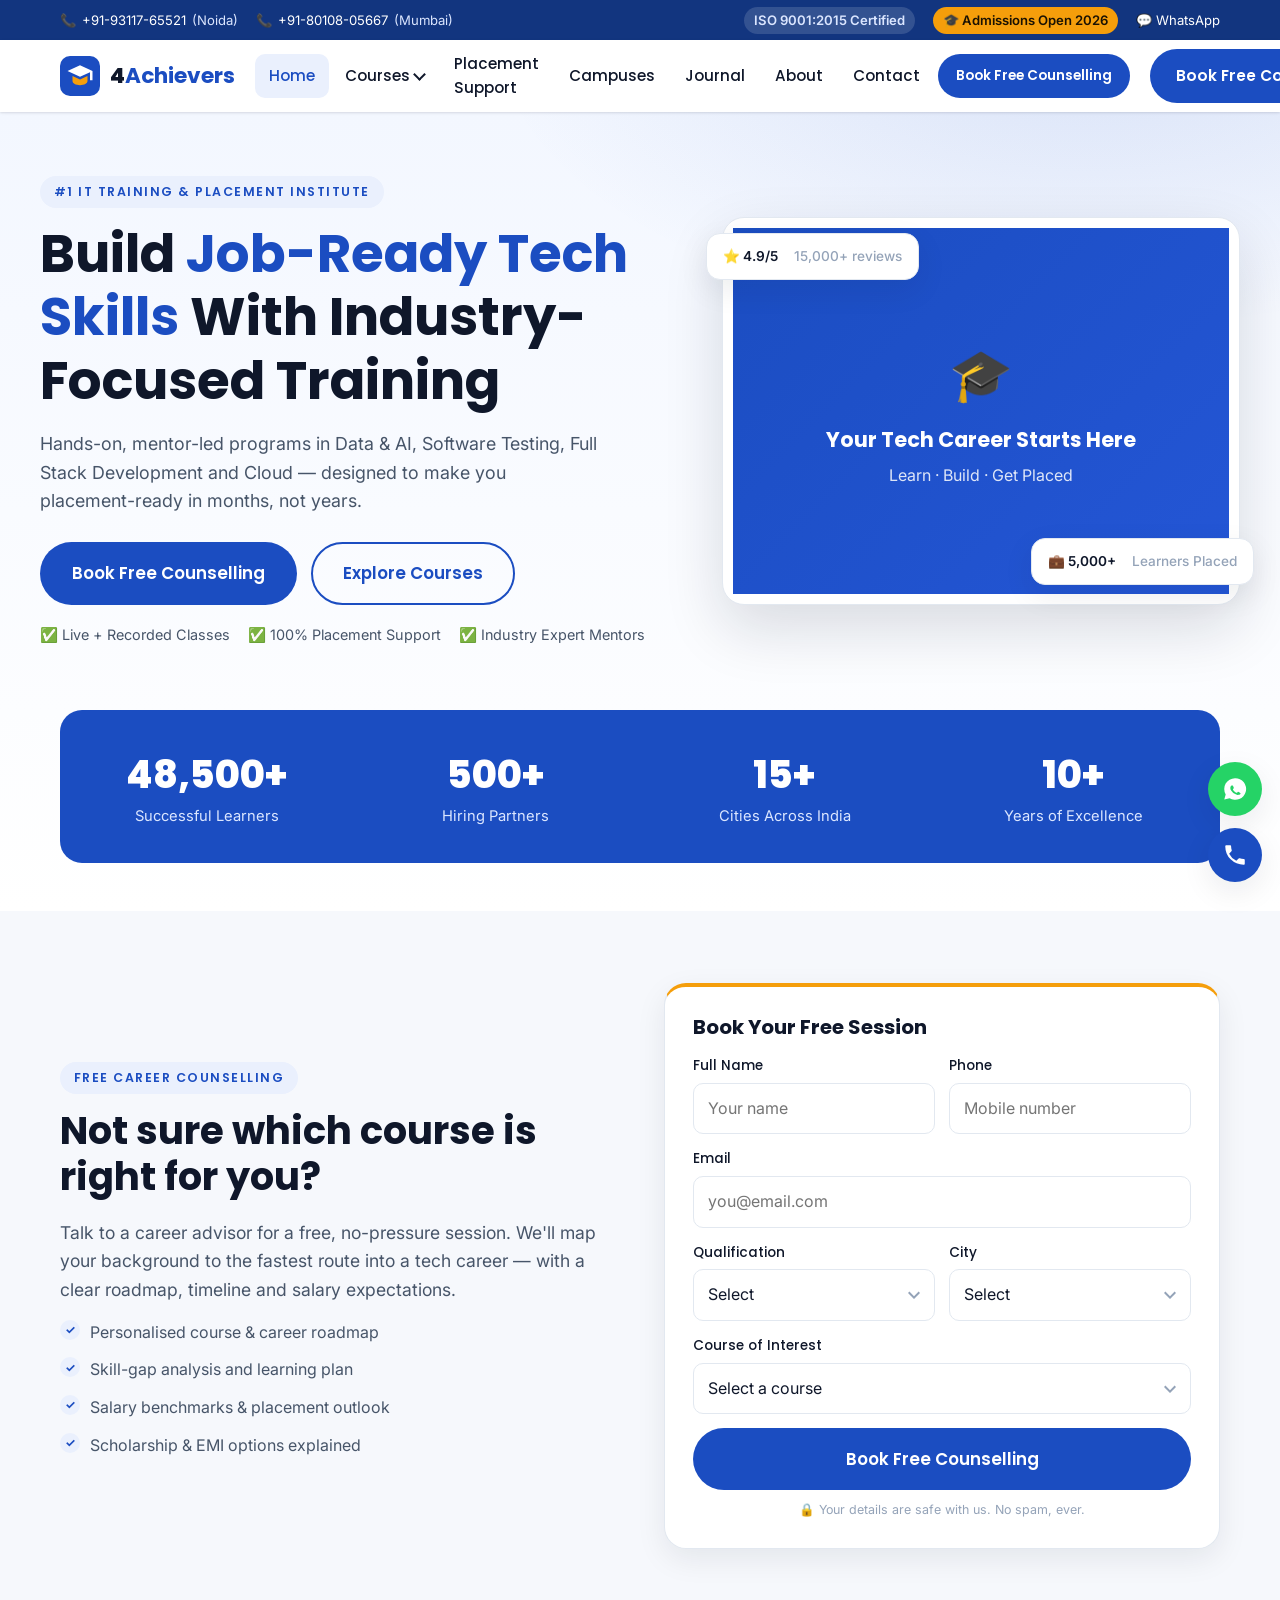
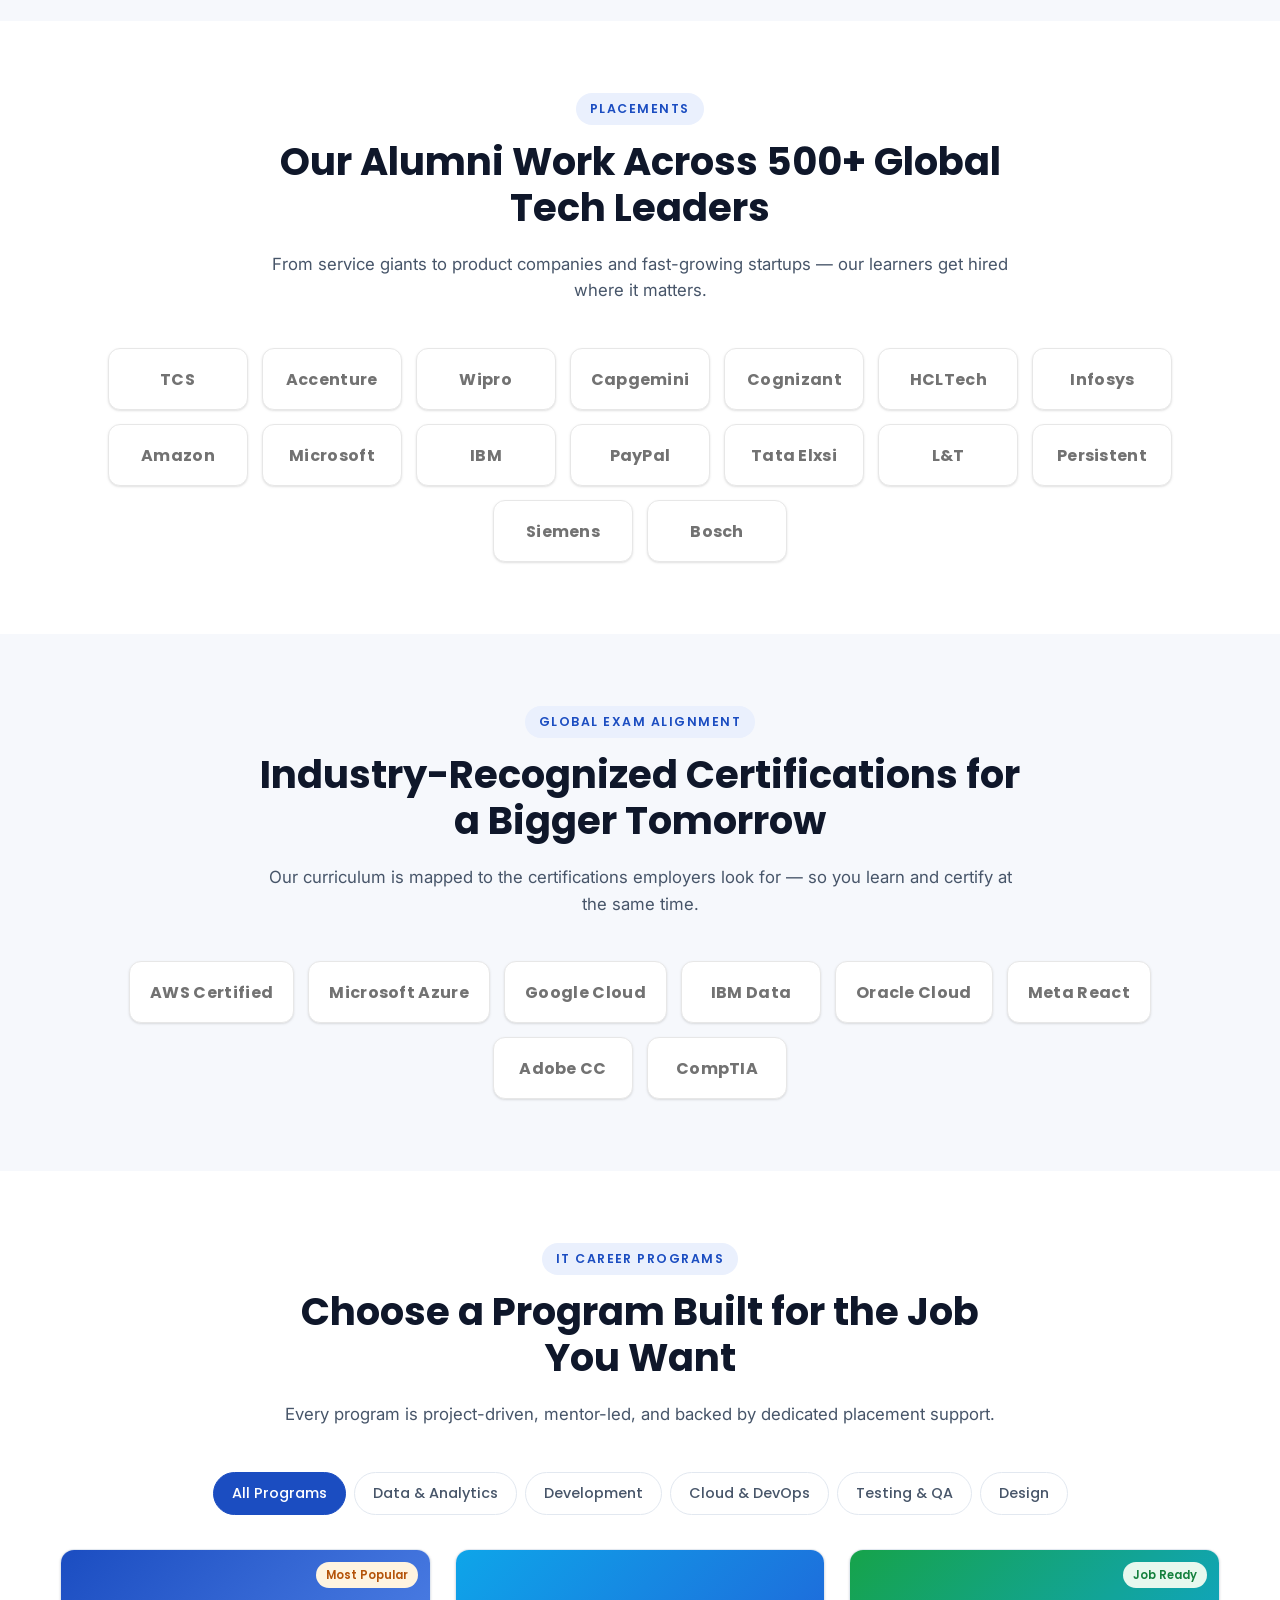
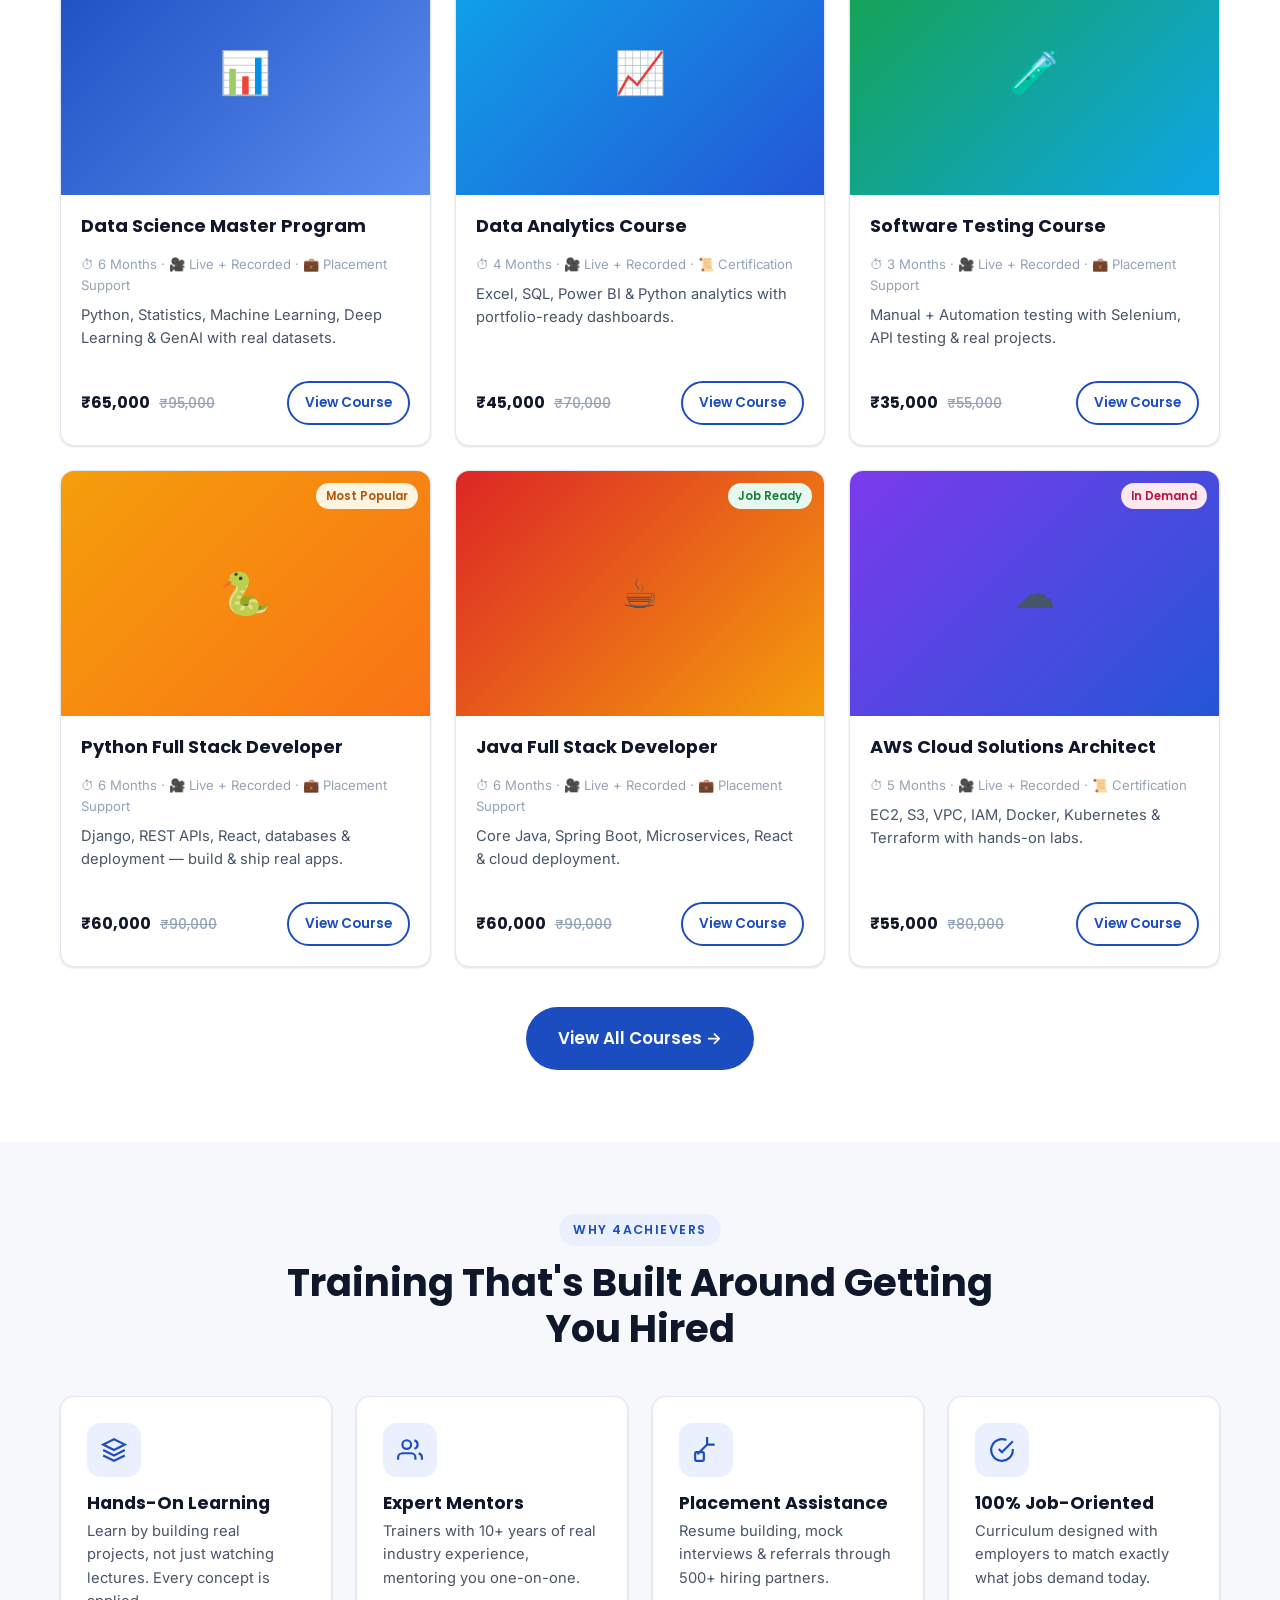
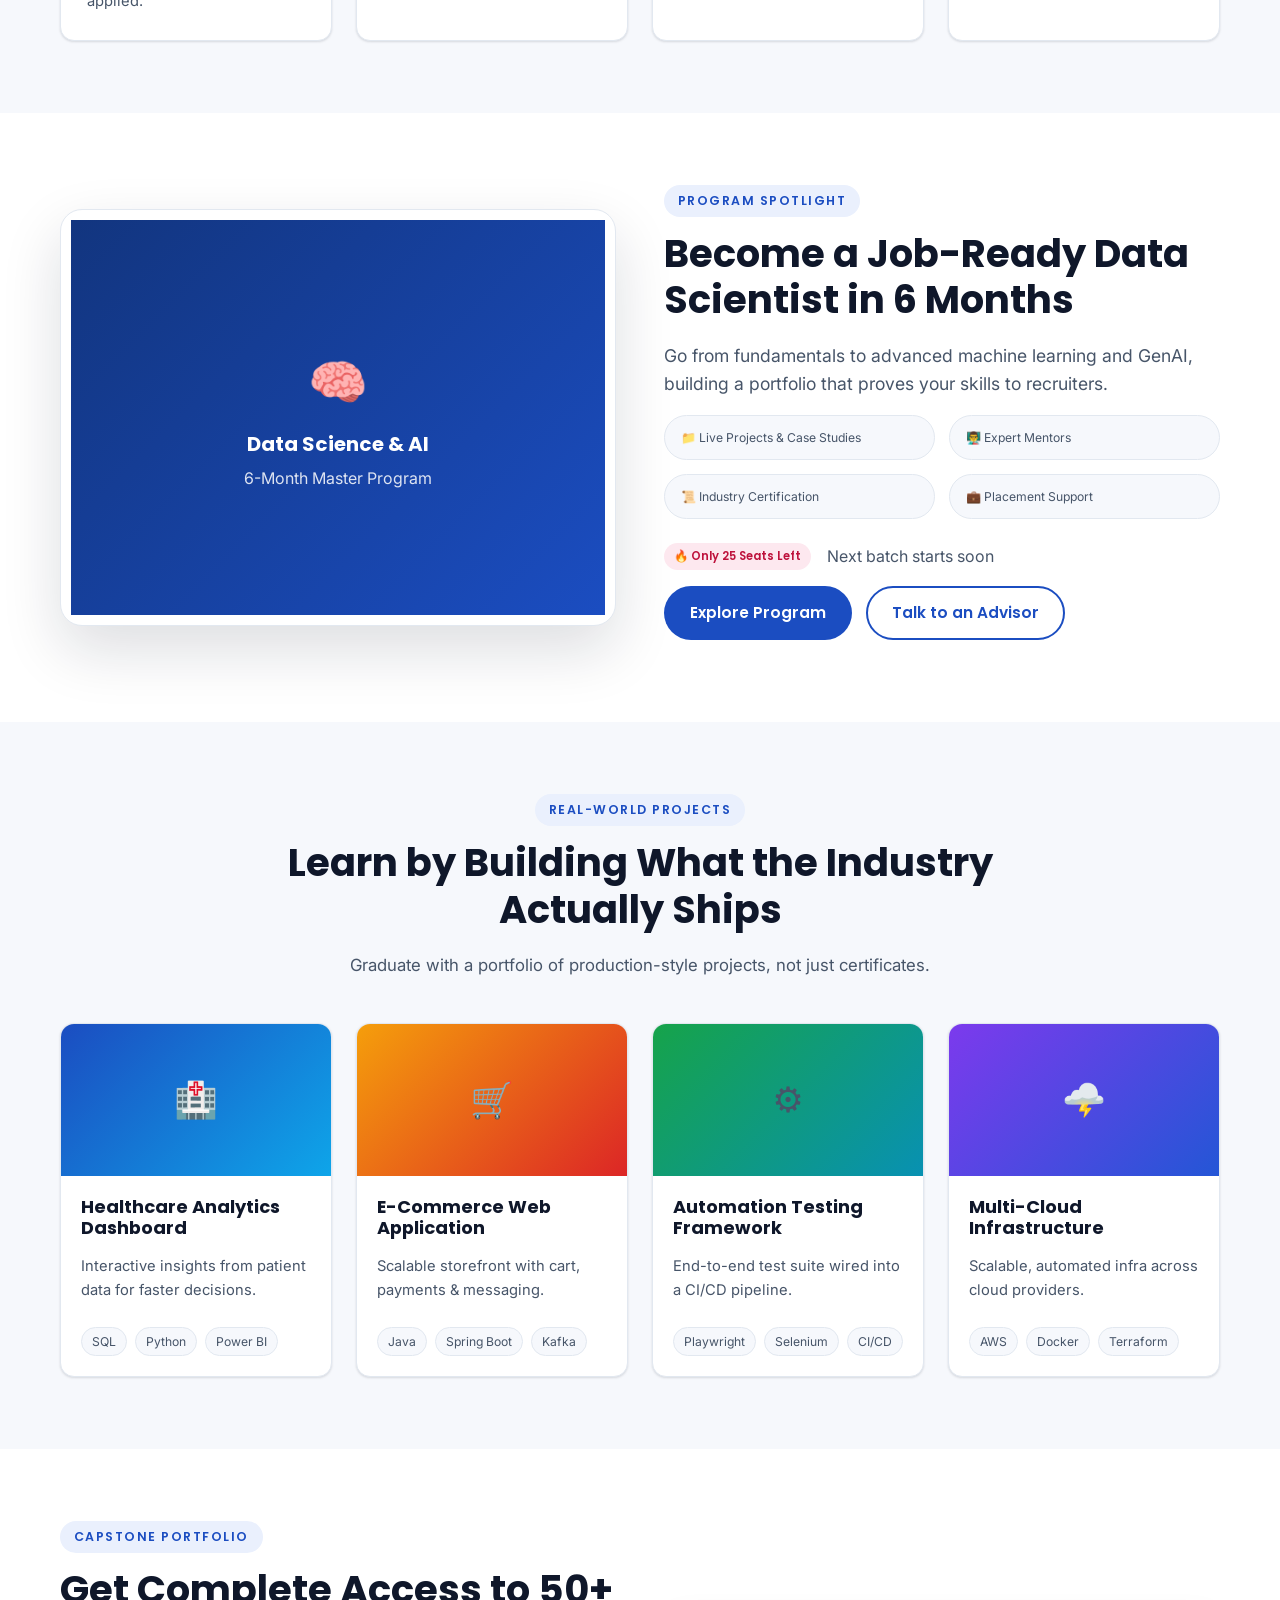
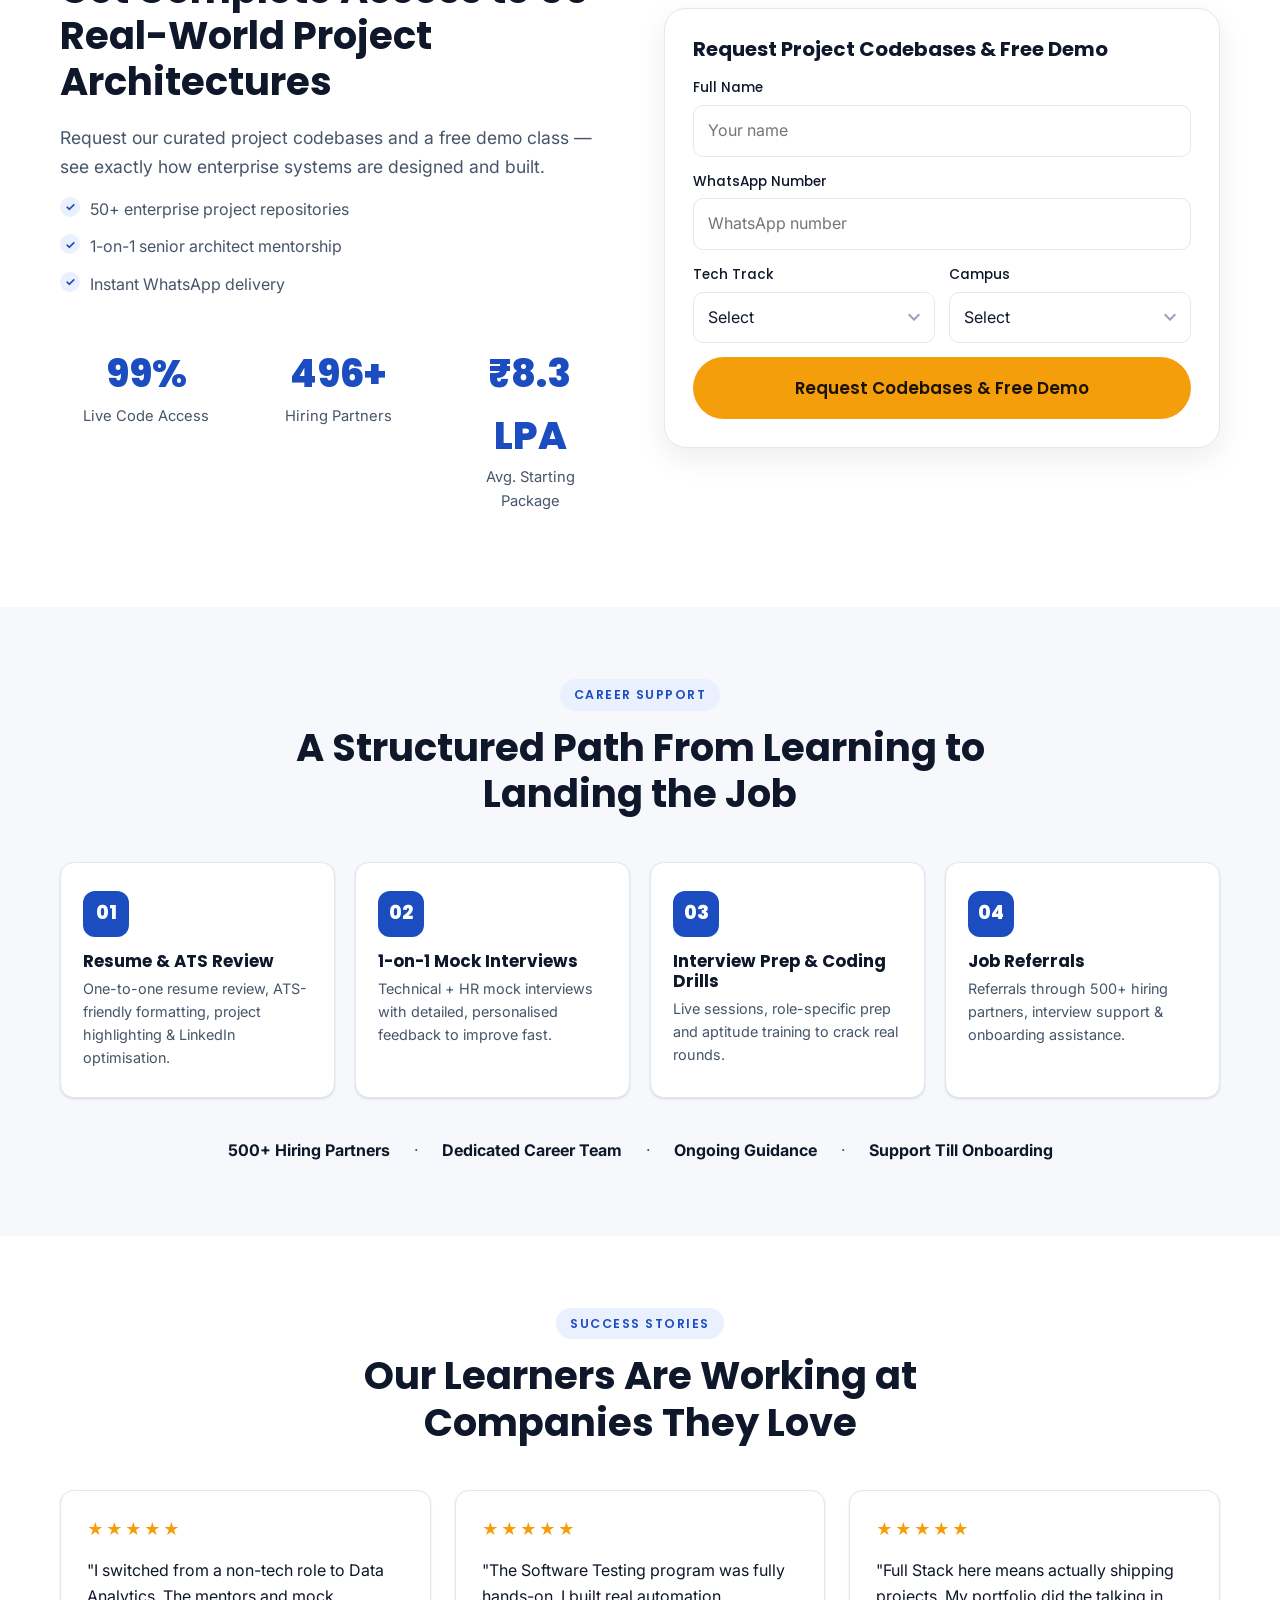
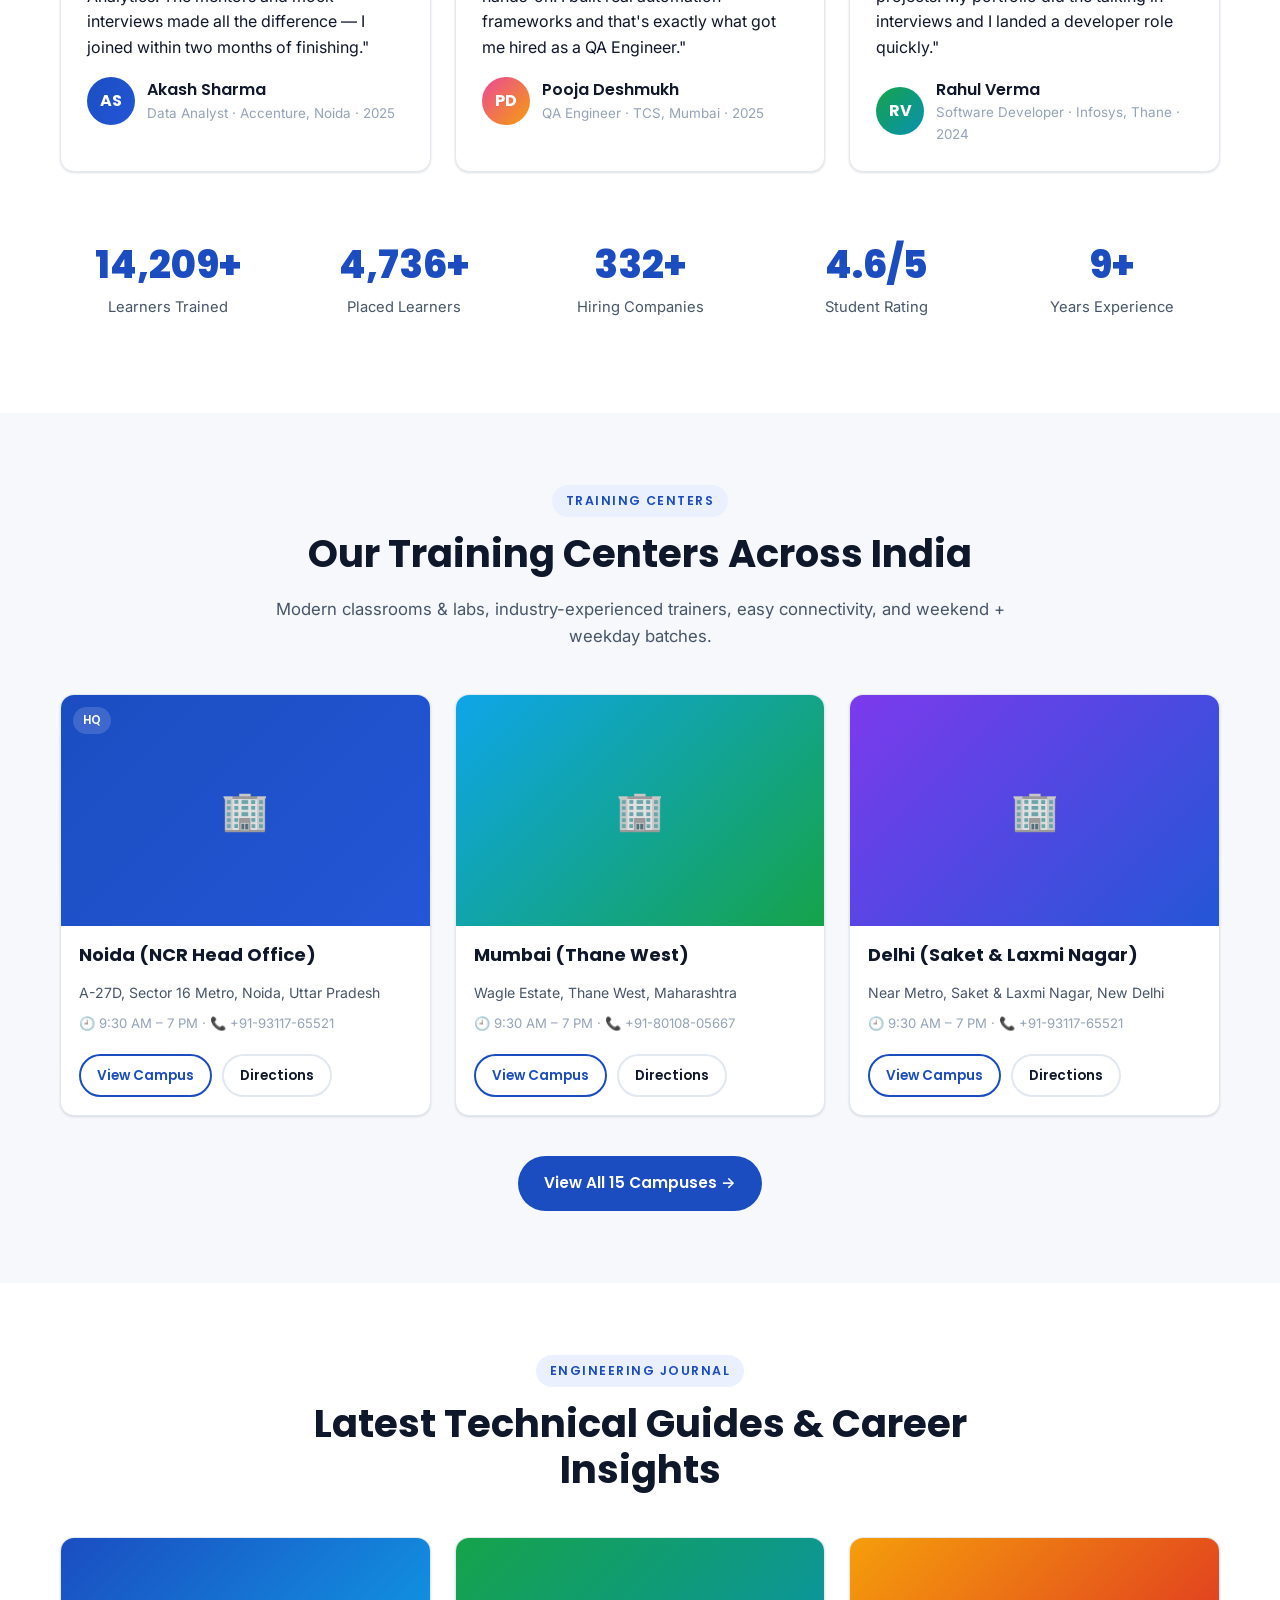
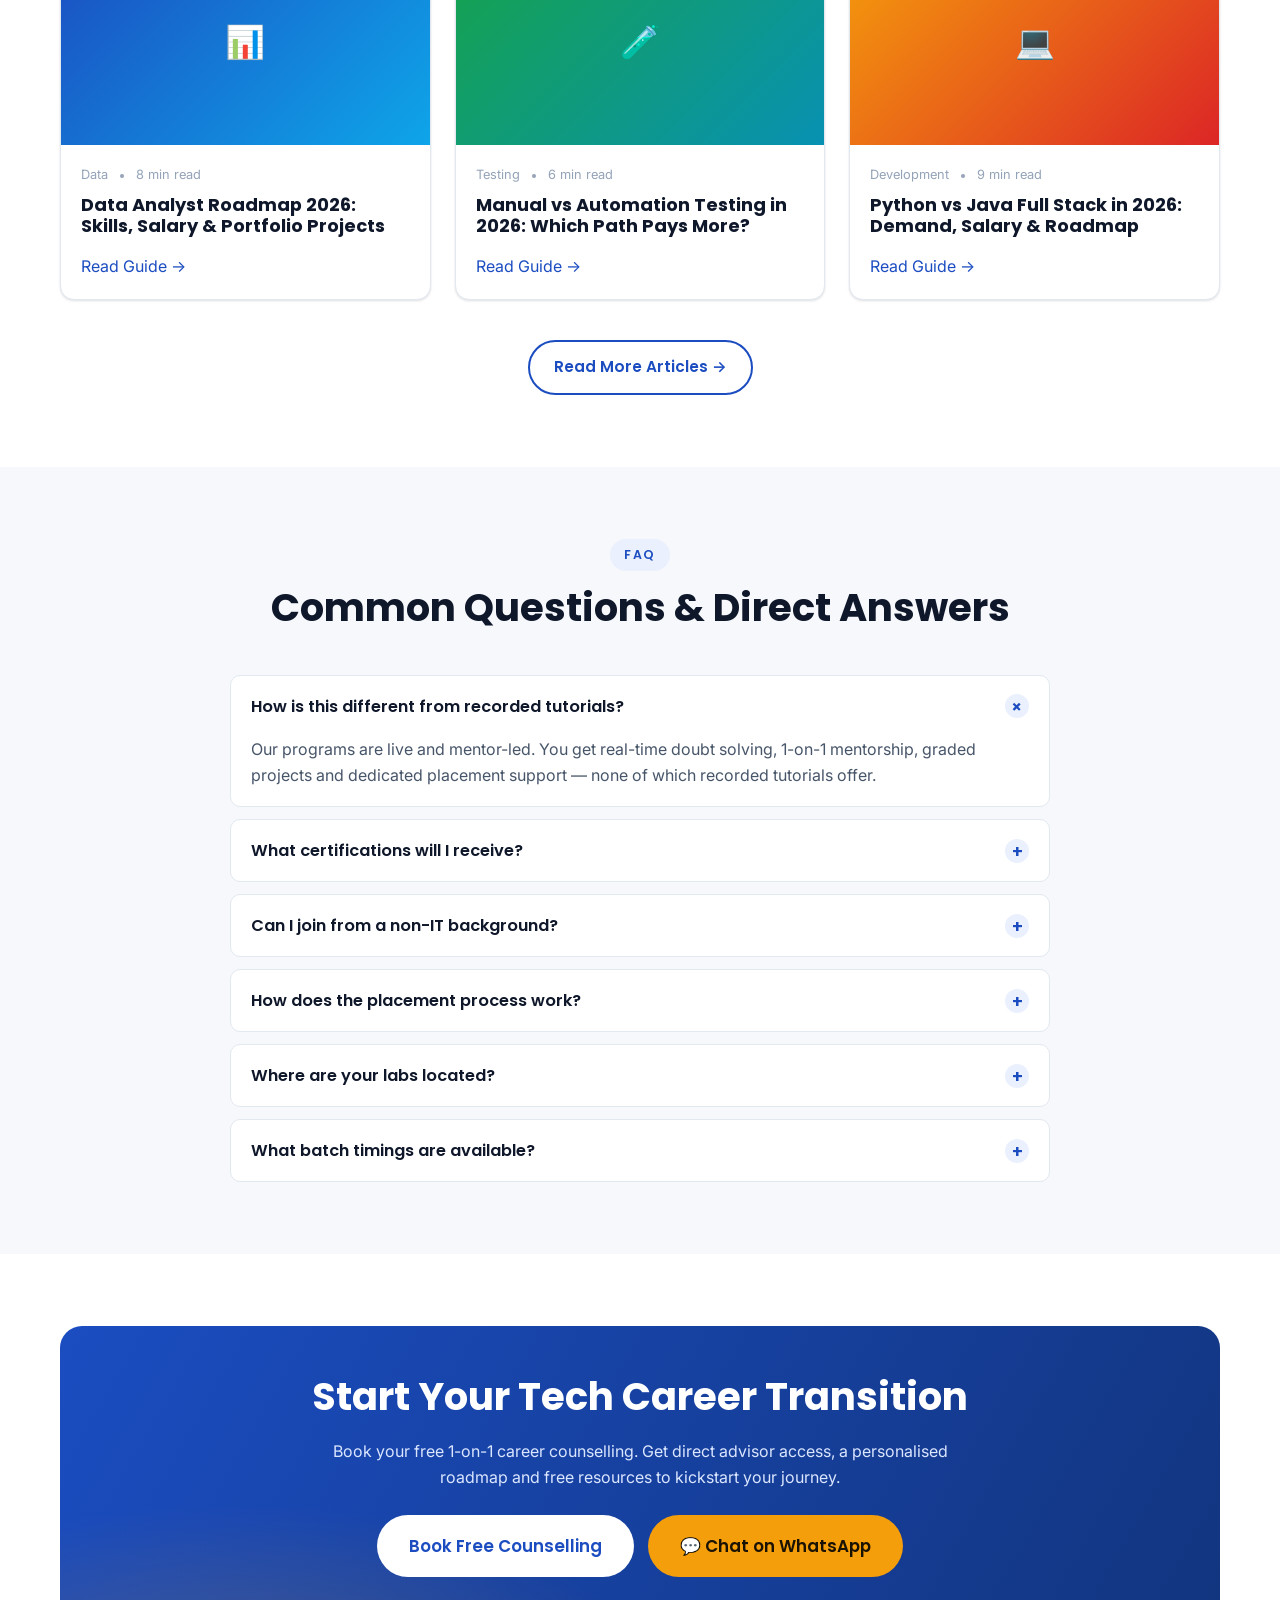
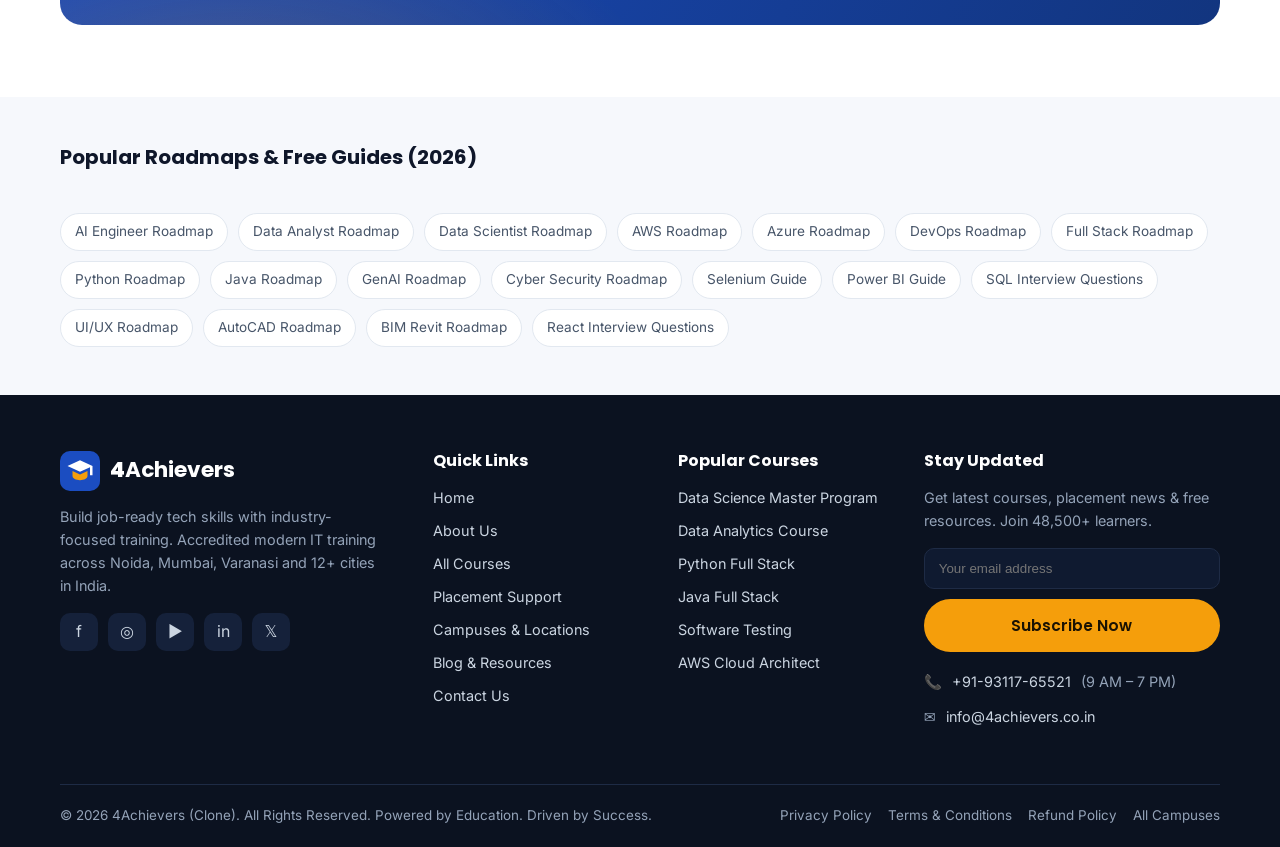
<file: index.html>
<!DOCTYPE html>
<html lang="en">
<head>
  <meta charset="UTF-8" />
  <meta name="viewport" content="width=device-width, initial-scale=1.0" />
  <title>4Achievers — Build Job-Ready Tech Skills With Industry-Focused Training</title>
  <meta name="description" content="4Achievers offers industry-focused IT training in Data Science, Software Testing, Full Stack Development & Cloud with 100% placement support across 15+ cities in India." />
  <link rel="icon" href="assets/img/logo.svg" type="image/svg+xml" />
  <link rel="preconnect" href="https://fonts.googleapis.com" />
  <link rel="preconnect" href="https://fonts.gstatic.com" crossorigin />
  <link href="https://fonts.googleapis.com/css2?family=Inter:wght@400;500;600;700&family=Poppins:wght@500;600;700;800&display=swap" rel="stylesheet" />
  <link rel="stylesheet" href="css/styles.css" />
</head>
<body>
  <div id="site-header"></div>

  <!-- ===================== HERO ===================== -->
  <section class="hero">
    <div class="container hero__inner">
      <div class="hero__content" data-reveal>
        <span class="eyebrow">#1 IT Training & Placement Institute</span>
        <h1 class="hero__title">Build <span>Job-Ready Tech Skills</span> With Industry-Focused Training</h1>
        <p class="hero__text">Hands-on, mentor-led programs in Data &amp; AI, Software Testing, Full Stack Development and Cloud — designed to make you placement-ready in months, not years.</p>
        <div class="hero__actions">
          <a class="btn btn--primary btn--lg" href="contact.html">Book Free Counselling</a>
          <a class="btn btn--secondary btn--lg" href="courses.html">Explore Courses</a>
        </div>
        <div class="hero__trust">
          <span>✅ Live + Recorded Classes</span>
          <span>✅ 100% Placement Support</span>
          <span>✅ Industry Expert Mentors</span>
        </div>
      </div>

      <div class="hero__media" data-reveal>
        <div class="hero__card">
          <div class="media-ph" style="background:linear-gradient(135deg,#1b4dc1,#2456d6)">
            <div style="text-align:center;padding:24px">
              <div style="font-size:3.2rem">🎓</div>
              <div style="font-family:var(--head);font-weight:700;font-size:1.3rem;margin-top:8px">Your Tech Career Starts Here</div>
              <div style="opacity:.85;margin-top:6px">Learn · Build · Get Placed</div>
            </div>
          </div>
        </div>
        <div class="hero__float hero__float--tl">⭐ 4.9/5 &nbsp;<span style="color:var(--muted);font-weight:500">15,000+ reviews</span></div>
        <div class="hero__float hero__float--br">💼 5,000+ &nbsp;<span style="color:var(--muted);font-weight:500">Learners Placed</span></div>
      </div>
    </div>

    <!-- hero stats -->
    <div class="container" style="padding-bottom:48px">
      <div class="stats stats--band">
        <div class="stat"><div class="stat__num" data-count="48500" data-suffix="+">0</div><div class="stat__label">Successful Learners</div></div>
        <div class="stat"><div class="stat__num" data-count="500" data-suffix="+">0</div><div class="stat__label">Hiring Partners</div></div>
        <div class="stat"><div class="stat__num" data-count="15" data-suffix="+">0</div><div class="stat__label">Cities Across India</div></div>
        <div class="stat"><div class="stat__num" data-count="10" data-suffix="+">0</div><div class="stat__label">Years of Excellence</div></div>
      </div>
    </div>
  </section>

  <!-- ===================== COUNSELLING FORM ===================== -->
  <section class="section section--alt">
    <div class="container grid grid--2" style="align-items:center;gap:48px">
      <div data-reveal>
        <span class="eyebrow">Free Career Counselling</span>
        <h2>Not sure which course is right for you?</h2>
        <p class="lead">Talk to a career advisor for a free, no-pressure session. We'll map your background to the fastest route into a tech career — with a clear roadmap, timeline and salary expectations.</p>
        <ul class="list-check mt-2">
          <li>Personalised course & career roadmap</li>
          <li>Skill-gap analysis and learning plan</li>
          <li>Salary benchmarks & placement outlook</li>
          <li>Scholarship & EMI options explained</li>
        </ul>
      </div>
      <div class="form-card form-card--accent" data-reveal>
        <h3 style="margin-bottom:16px">Book Your Free Session</h3>
        <form onsubmit="return window.FA.fakeSubmit(event,'Thanks! A career advisor will call you shortly.')">
          <div class="form__row">
            <div class="form__group"><label class="form__label">Full Name</label><input class="form__control" type="text" placeholder="Your name" required></div>
            <div class="form__group"><label class="form__label">Phone</label><input class="form__control" type="tel" placeholder="Mobile number" required></div>
          </div>
          <div class="form__group"><label class="form__label">Email</label><input class="form__control" type="email" placeholder="you@email.com" required></div>
          <div class="form__row">
            <div class="form__group"><label class="form__label">Qualification</label>
              <select class="form__control" required>
                <option value="">Select</option><option>Working Professional</option><option>B.Tech / B.E.</option><option>Final Year Student</option><option>Graduate</option><option>Diploma</option><option>Other</option>
              </select>
            </div>
            <div class="form__group"><label class="form__label">City</label>
              <select class="form__control" required>
                <option value="">Select</option><option>Noida</option><option>Mumbai</option><option>Delhi</option><option>Bangalore</option><option>Gurugram</option><option>Pune</option><option>Hyderabad</option><option>Other</option>
              </select>
            </div>
          </div>
          <div class="form__group"><label class="form__label">Course of Interest</label>
            <select class="form__control" required>
              <option value="">Select a course</option><option>Data Science Master Program</option><option>Data Analytics</option><option>Python Full Stack</option><option>Java Full Stack</option><option>Software Testing</option><option>AWS Cloud Architect</option><option>UI/UX Design</option><option>Cyber Security</option>
            </select>
          </div>
          <button class="btn btn--primary btn--block btn--lg" type="submit">Book Free Counselling</button>
          <p class="form__hint">🔒 Your details are safe with us. No spam, ever.</p>
        </form>
      </div>
    </div>
  </section>

  <!-- ===================== PLACEMENT PARTNERS ===================== -->
  <section class="section">
    <div class="container">
      <div class="section__head">
        <span class="eyebrow">Placements</span>
        <h2>Our Alumni Work Across 500+ Global Tech Leaders</h2>
        <p>From service giants to product companies and fast-growing startups — our learners get hired where it matters.</p>
      </div>
      <div class="logos" data-reveal>
        <span class="logo-chip">TCS</span><span class="logo-chip">Accenture</span><span class="logo-chip">Wipro</span>
        <span class="logo-chip">Capgemini</span><span class="logo-chip">Cognizant</span><span class="logo-chip">HCLTech</span>
        <span class="logo-chip">Infosys</span><span class="logo-chip">Amazon</span><span class="logo-chip">Microsoft</span>
        <span class="logo-chip">IBM</span><span class="logo-chip">PayPal</span><span class="logo-chip">Tata Elxsi</span>
        <span class="logo-chip">L&amp;T</span><span class="logo-chip">Persistent</span><span class="logo-chip">Siemens</span>
        <span class="logo-chip">Bosch</span>
      </div>
    </div>
  </section>

  <!-- ===================== CERTIFICATIONS ===================== -->
  <section class="section section--alt">
    <div class="container">
      <div class="section__head">
        <span class="eyebrow">Global Exam Alignment</span>
        <h2>Industry-Recognized Certifications for a Bigger Tomorrow</h2>
        <p>Our curriculum is mapped to the certifications employers look for — so you learn and certify at the same time.</p>
      </div>
      <div class="logos" data-reveal>
        <span class="logo-chip">AWS Certified</span><span class="logo-chip">Microsoft Azure</span><span class="logo-chip">Google Cloud</span>
        <span class="logo-chip">IBM Data</span><span class="logo-chip">Oracle Cloud</span><span class="logo-chip">Meta React</span>
        <span class="logo-chip">Adobe CC</span><span class="logo-chip">CompTIA</span>
      </div>
    </div>
  </section>

  <!-- ===================== COURSE CATALOG (TABS) ===================== -->
  <section class="section">
    <div class="container">
      <div class="section__head">
        <span class="eyebrow">IT Career Programs</span>
        <h2>Choose a Program Built for the Job You Want</h2>
        <p>Every program is project-driven, mentor-led, and backed by dedicated placement support.</p>
      </div>

      <div data-tabs="cat">
        <div class="tabs__nav">
          <button class="tab-btn is-active" data-tab-btn="cat" data-key="all" onclick="FA.switchTab(this,'cat')">All Programs</button>
          <button class="tab-btn" data-tab-btn="cat" data-key="data" onclick="FA.switchTab(this,'cat')">Data &amp; Analytics</button>
          <button class="tab-btn" data-tab-btn="cat" data-key="dev" onclick="FA.switchTab(this,'cat')">Development</button>
          <button class="tab-btn" data-tab-btn="cat" data-key="cloud" onclick="FA.switchTab(this,'cat')">Cloud &amp; DevOps</button>
          <button class="tab-btn" data-tab-btn="cat" data-key="qa" onclick="FA.switchTab(this,'cat')">Testing &amp; QA</button>
          <button class="tab-btn" data-tab-btn="cat" data-key="design" onclick="FA.switchTab(this,'cat')">Design</button>
        </div>

        <!-- ALL -->
        <div class="tabs__panel is-active" data-tab-panel="cat" data-key="all">
          <div class="grid grid--3">
            <!-- Data Science -->
            <article class="card course-card">
              <div class="card__media" style="background:linear-gradient(135deg,#1b4dc1,#5b8def)"><span style="font-size:2.6rem">📊</span><span class="badge badge--popular" style="position:absolute;top:12px;right:12px">Most Popular</span></div>
              <div class="card__body">
                <h3 class="card__title">Data Science Master Program</h3>
                <div class="card__meta">⏱ 6 Months · 🎥 Live + Recorded · 💼 Placement Support</div>
                <p class="card__text">Python, Statistics, Machine Learning, Deep Learning &amp; GenAI with real datasets.</p>
                <div class="card__footer"><span class="course-card__price">₹65,000 <span class="course-card__old">₹95,000</span></span><a class="btn btn--secondary btn--sm" href="course-data-science.html">View Course</a></div>
              </div>
            </article>
            <!-- Data Analytics -->
            <article class="card course-card">
              <div class="card__media" style="background:linear-gradient(135deg,#0ea5e9,#2456d6)"><span style="font-size:2.6rem">📈</span></div>
              <div class="card__body">
                <h3 class="card__title">Data Analytics Course</h3>
                <div class="card__meta">⏱ 4 Months · 🎥 Live + Recorded · 📜 Certification</div>
                <p class="card__text">Excel, SQL, Power BI &amp; Python analytics with portfolio-ready dashboards.</p>
                <div class="card__footer"><span class="course-card__price">₹45,000 <span class="course-card__old">₹70,000</span></span><a class="btn btn--secondary btn--sm" href="course-data-analytics.html">View Course</a></div>
              </div>
            </article>
            <!-- Software Testing -->
            <article class="card course-card">
              <div class="card__media" style="background:linear-gradient(135deg,#16a34a,#0ea5e9)"><span style="font-size:2.6rem">🧪</span><span class="badge badge--job" style="position:absolute;top:12px;right:12px">Job Ready</span></div>
              <div class="card__body">
                <h3 class="card__title">Software Testing Course</h3>
                <div class="card__meta">⏱ 3 Months · 🎥 Live + Recorded · 💼 Placement Support</div>
                <p class="card__text">Manual + Automation testing with Selenium, API testing &amp; real projects.</p>
                <div class="card__footer"><span class="course-card__price">₹35,000 <span class="course-card__old">₹55,000</span></span><a class="btn btn--secondary btn--sm" href="course-software-testing.html">View Course</a></div>
              </div>
            </article>
            <!-- Python Full Stack -->
            <article class="card course-card">
              <div class="card__media" style="background:linear-gradient(135deg,#f59e0b,#f97316)"><span style="font-size:2.6rem">🐍</span><span class="badge badge--popular" style="position:absolute;top:12px;right:12px">Most Popular</span></div>
              <div class="card__body">
                <h3 class="card__title">Python Full Stack Developer</h3>
                <div class="card__meta">⏱ 6 Months · 🎥 Live + Recorded · 💼 Placement Support</div>
                <p class="card__text">Django, REST APIs, React, databases &amp; deployment — build &amp; ship real apps.</p>
                <div class="card__footer"><span class="course-card__price">₹60,000 <span class="course-card__old">₹90,000</span></span><a class="btn btn--secondary btn--sm" href="course-python-full-stack.html">View Course</a></div>
              </div>
            </article>
            <!-- Java Full Stack -->
            <article class="card course-card">
              <div class="card__media" style="background:linear-gradient(135deg,#dc2626,#f59e0b)"><span style="font-size:2.6rem">☕</span><span class="badge badge--job" style="position:absolute;top:12px;right:12px">Job Ready</span></div>
              <div class="card__body">
                <h3 class="card__title">Java Full Stack Developer</h3>
                <div class="card__meta">⏱ 6 Months · 🎥 Live + Recorded · 💼 Placement Support</div>
                <p class="card__text">Core Java, Spring Boot, Microservices, React &amp; cloud deployment.</p>
                <div class="card__footer"><span class="course-card__price">₹60,000 <span class="course-card__old">₹90,000</span></span><a class="btn btn--secondary btn--sm" href="course-java-full-stack.html">View Course</a></div>
              </div>
            </article>
            <!-- AWS -->
            <article class="card course-card">
              <div class="card__media" style="background:linear-gradient(135deg,#7c3aed,#2456d6)"><span style="font-size:2.6rem">☁️</span><span class="badge badge--demand" style="position:absolute;top:12px;right:12px">In Demand</span></div>
              <div class="card__body">
                <h3 class="card__title">AWS Cloud Solutions Architect</h3>
                <div class="card__meta">⏱ 5 Months · 🎥 Live + Recorded · 📜 Certification</div>
                <p class="card__text">EC2, S3, VPC, IAM, Docker, Kubernetes &amp; Terraform with hands-on labs.</p>
                <div class="card__footer"><span class="course-card__price">₹55,000 <span class="course-card__old">₹80,000</span></span><a class="btn btn--secondary btn--sm" href="course-aws-cloud.html">View Course</a></div>
              </div>
            </article>
          </div>
        </div>

        <!-- DATA -->
        <div class="tabs__panel" data-tab-panel="cat" data-key="data">
          <div class="grid grid--3">
            <article class="card course-card"><div class="card__media" style="background:linear-gradient(135deg,#1b4dc1,#5b8def)"><span style="font-size:2.6rem">📊</span></div><div class="card__body"><h3 class="card__title">Data Science Master Program</h3><div class="card__meta">⏱ 6 Months · 💼 Placement Support</div><p class="card__text">Python, ML, Deep Learning &amp; GenAI.</p><div class="card__footer"><span class="course-card__price">₹65,000</span><a class="btn btn--secondary btn--sm" href="course-data-science.html">View Course</a></div></div></article>
            <article class="card course-card"><div class="card__media" style="background:linear-gradient(135deg,#0ea5e9,#2456d6)"><span style="font-size:2.6rem">📈</span></div><div class="card__body"><h3 class="card__title">Data Analytics Course</h3><div class="card__meta">⏱ 4 Months · 📜 Certification</div><p class="card__text">SQL, Power BI &amp; Python analytics.</p><div class="card__footer"><span class="course-card__price">₹45,000</span><a class="btn btn--secondary btn--sm" href="course-data-analytics.html">View Course</a></div></div></article>
            <article class="card course-card"><div class="card__media" style="background:linear-gradient(135deg,#16a34a,#0ea5e9)"><span style="font-size:2.6rem">📉</span></div><div class="card__body"><h3 class="card__title">Business Analytics</h3><div class="card__meta">⏱ 4 Months · 📜 Certification</div><p class="card__text">Analytics for decision-making &amp; strategy.</p><div class="card__footer"><span class="course-card__price">₹48,000</span><a class="btn btn--secondary btn--sm" href="courses.html">View Course</a></div></div></article>
          </div>
        </div>

        <!-- DEV -->
        <div class="tabs__panel" data-tab-panel="cat" data-key="dev">
          <div class="grid grid--3">
            <article class="card course-card"><div class="card__media" style="background:linear-gradient(135deg,#f59e0b,#f97316)"><span style="font-size:2.6rem">🐍</span></div><div class="card__body"><h3 class="card__title">Python Full Stack</h3><div class="card__meta">⏱ 6 Months · 💼 Placement Support</div><p class="card__text">Django, React, APIs &amp; deployment.</p><div class="card__footer"><span class="course-card__price">₹60,000</span><a class="btn btn--secondary btn--sm" href="course-python-full-stack.html">View Course</a></div></div></article>
            <article class="card course-card"><div class="card__media" style="background:linear-gradient(135deg,#dc2626,#f59e0b)"><span style="font-size:2.6rem">☕</span></div><div class="card__body"><h3 class="card__title">Java Full Stack</h3><div class="card__meta">⏱ 6 Months · 💼 Placement Support</div><p class="card__text">Spring Boot, Microservices &amp; React.</p><div class="card__footer"><span class="course-card__price">₹60,000</span><a class="btn btn--secondary btn--sm" href="course-java-full-stack.html">View Course</a></div></div></article>
            <article class="card course-card"><div class="card__media" style="background:linear-gradient(135deg,#0891b2,#16a34a)"><span style="font-size:2.6rem">⚛️</span></div><div class="card__body"><h3 class="card__title">MERN Stack Development</h3><div class="card__meta">⏱ 5 Months · 💼 Placement Support</div><p class="card__text">MongoDB, Express, React &amp; Node.js.</p><div class="card__footer"><span class="course-card__price">₹55,000</span><a class="btn btn--secondary btn--sm" href="courses.html">View Course</a></div></div></article>
          </div>
        </div>

        <!-- CLOUD -->
        <div class="tabs__panel" data-tab-panel="cat" data-key="cloud">
          <div class="grid grid--3">
            <article class="card course-card"><div class="card__media" style="background:linear-gradient(135deg,#7c3aed,#2456d6)"><span style="font-size:2.6rem">☁️</span></div><div class="card__body"><h3 class="card__title">AWS Cloud Architect</h3><div class="card__meta">⏱ 5 Months · 📜 Certification</div><p class="card__text">EC2, S3, VPC, Docker &amp; Terraform.</p><div class="card__footer"><span class="course-card__price">₹55,000</span><a class="btn btn--secondary btn--sm" href="course-aws-cloud.html">View Course</a></div></div></article>
            <article class="card course-card"><div class="card__media" style="background:linear-gradient(135deg,#2456d6,#0ea5e9)"><span style="font-size:2.6rem">🔷</span></div><div class="card__body"><h3 class="card__title">Microsoft Azure</h3><div class="card__meta">⏱ 4 Months · 📜 Certification</div><p class="card__text">Azure services, DevOps &amp; deployment.</p><div class="card__footer"><span class="course-card__price">₹52,000</span><a class="btn btn--secondary btn--sm" href="courses.html">View Course</a></div></div></article>
            <article class="card course-card"><div class="card__media" style="background:linear-gradient(135deg,#0f766e,#16a34a)"><span style="font-size:2.6rem">🐳</span></div><div class="card__body"><h3 class="card__title">DevOps Engineering</h3><div class="card__meta">⏱ 5 Months · 💼 Placement Support</div><p class="card__text">CI/CD, Docker, Kubernetes &amp; Jenkins.</p><div class="card__footer"><span class="course-card__price">₹58,000</span><a class="btn btn--secondary btn--sm" href="courses.html">View Course</a></div></div></article>
          </div>
        </div>

        <!-- QA -->
        <div class="tabs__panel" data-tab-panel="cat" data-key="qa">
          <div class="grid grid--3">
            <article class="card course-card"><div class="card__media" style="background:linear-gradient(135deg,#16a34a,#0ea5e9)"><span style="font-size:2.6rem">🧪</span></div><div class="card__body"><h3 class="card__title">Software Testing</h3><div class="card__meta">⏱ 3 Months · 💼 Placement Support</div><p class="card__text">Manual + Automation with Selenium.</p><div class="card__footer"><span class="course-card__price">₹35,000</span><a class="btn btn--secondary btn--sm" href="course-software-testing.html">View Course</a></div></div></article>
            <article class="card course-card"><div class="card__media" style="background:linear-gradient(135deg,#9333ea,#2456d6)"><span style="font-size:2.6rem">🤖</span></div><div class="card__body"><h3 class="card__title">Automation Testing with AI</h3><div class="card__meta">⏱ 4 Months · 💼 Placement Support</div><p class="card__text">Selenium, Playwright, API &amp; CI/CD.</p><div class="card__footer"><span class="course-card__price">₹42,000</span><a class="btn btn--secondary btn--sm" href="courses.html">View Course</a></div></div></article>
            <article class="card course-card"><div class="card__media" style="background:linear-gradient(135deg,#0ea5e9,#16a34a)"><span style="font-size:2.6rem">🔎</span></div><div class="card__body"><h3 class="card__title">Selenium Automation</h3><div class="card__meta">⏱ 2 Months · 📜 Certification</div><p class="card__text">Web automation frameworks with Java.</p><div class="card__footer"><span class="course-card__price">₹28,000</span><a class="btn btn--secondary btn--sm" href="courses.html">View Course</a></div></div></article>
          </div>
        </div>

        <!-- DESIGN -->
        <div class="tabs__panel" data-tab-panel="cat" data-key="design">
          <div class="grid grid--3">
            <article class="card course-card"><div class="card__media" style="background:linear-gradient(135deg,#ec4899,#f59e0b)"><span style="font-size:2.6rem">🎨</span></div><div class="card__body"><h3 class="card__title">UI/UX Design Master</h3><div class="card__meta">⏱ 4 Months · 💼 Placement Support</div><p class="card__text">Figma, design systems &amp; prototyping.</p><div class="card__footer"><span class="course-card__price">₹45,000</span><a class="btn btn--secondary btn--sm" href="courses.html">View Course</a></div></div></article>
            <article class="card course-card"><div class="card__media" style="background:linear-gradient(135deg,#8b5cf6,#ec4899)"><span style="font-size:2.6rem">🖌️</span></div><div class="card__body"><h3 class="card__title">Graphic Design</h3><div class="card__meta">⏱ 3 Months · 📜 Certification</div><p class="card__text">Photoshop, Illustrator &amp; branding.</p><div class="card__footer"><span class="course-card__price">₹32,000</span><a class="btn btn--secondary btn--sm" href="courses.html">View Course</a></div></div></article>
            <article class="card course-card"><div class="card__media" style="background:linear-gradient(135deg,#f59e0b,#ec4899)"><span style="font-size:2.6rem">🌐</span></div><div class="card__body"><h3 class="card__title">Web Design</h3><div class="card__meta">⏱ 3 Months · 📜 Certification</div><p class="card__text">HTML, CSS, responsive &amp; modern UI.</p><div class="card__footer"><span class="course-card__price">₹30,000</span><a class="btn btn--secondary btn--sm" href="courses.html">View Course</a></div></div></article>
          </div>
        </div>
      </div>

      <div class="text-center mt-4"><a class="btn btn--primary btn--lg" href="courses.html">View All Courses →</a></div>
    </div>
  </section>

  <!-- ===================== VALUE PROPS ===================== -->
  <section class="section section--alt">
    <div class="container">
      <div class="section__head">
        <span class="eyebrow">Why 4Achievers</span>
        <h2>Training That's Built Around Getting You Hired</h2>
      </div>
      <div class="grid grid--4">
        <div class="feature" data-reveal>
          <div class="feature__icon"><svg viewBox="0 0 24 24" fill="none" stroke="currentColor" stroke-width="2"><path d="M12 2 2 7l10 5 10-5-10-5Z"/><path d="M2 17l10 5 10-5M2 12l10 5 10-5"/></svg></div>
          <h3 class="feature__title">Hands-On Learning</h3>
          <p class="feature__text">Learn by building real projects, not just watching lectures. Every concept is applied.</p>
        </div>
        <div class="feature" data-reveal>
          <div class="feature__icon"><svg viewBox="0 0 24 24" fill="none" stroke="currentColor" stroke-width="2"><path d="M17 21v-2a4 4 0 0 0-4-4H5a4 4 0 0 0-4 4v2"/><circle cx="9" cy="7" r="4"/><path d="M23 21v-2a4 4 0 0 0-3-3.87M16 3.13a4 4 0 0 1 0 7.75"/></svg></div>
          <h3 class="feature__title">Expert Mentors</h3>
          <p class="feature__text">Trainers with 10+ years of real industry experience, mentoring you one-on-one.</p>
        </div>
        <div class="feature" data-reveal>
          <div class="feature__icon"><svg viewBox="0 0 24 24" fill="none" stroke="currentColor" stroke-width="2"><path d="M20 7h-7m0 0V0m0 7L4 16"/><rect x="2" y="14" width="8" height="8" rx="1"/></svg></div>
          <h3 class="feature__title">Placement Assistance</h3>
          <p class="feature__text">Resume building, mock interviews &amp; referrals through 500+ hiring partners.</p>
        </div>
        <div class="feature" data-reveal>
          <div class="feature__icon"><svg viewBox="0 0 24 24" fill="none" stroke="currentColor" stroke-width="2"><path d="M22 11.08V12a10 10 0 1 1-5.93-9.14"/><path d="M22 4 12 14.01l-3-3"/></svg></div>
          <h3 class="feature__title">100% Job-Oriented</h3>
          <p class="feature__text">Curriculum designed with employers to match exactly what jobs demand today.</p>
        </div>
      </div>
    </div>
  </section>

  <!-- ===================== PROGRAM SPOTLIGHT ===================== -->
  <section class="section">
    <div class="container grid grid--2" style="align-items:center;gap:48px">
      <div class="hero__card" data-reveal style="aspect-ratio:4/3">
        <div class="media-ph" style="background:linear-gradient(135deg,#12357f,#1b4dc1)">
          <div style="text-align:center;padding:24px">
            <div style="font-size:3rem">🧠</div>
            <div style="font-family:var(--head);font-weight:700;font-size:1.25rem;margin-top:8px">Data Science &amp; AI</div>
            <div style="opacity:.85;margin-top:6px">6-Month Master Program</div>
          </div>
        </div>
      </div>
      <div data-reveal>
        <span class="eyebrow">Program Spotlight</span>
        <h2>Become a Job-Ready Data Scientist in 6 Months</h2>
        <p class="lead">Go from fundamentals to advanced machine learning and GenAI, building a portfolio that proves your skills to recruiters.</p>
        <div class="grid grid--2 mt-2" style="gap:14px">
          <div class="chip" style="padding:12px 16px">📁 Live Projects &amp; Case Studies</div>
          <div class="chip" style="padding:12px 16px">👨‍🏫 Expert Mentors</div>
          <div class="chip" style="padding:12px 16px">📜 Industry Certification</div>
          <div class="chip" style="padding:12px 16px">💼 Placement Support</div>
        </div>
        <div class="flex items-center gap-2 wrap mt-3">
          <span class="badge badge--demand">🔥 Only 25 Seats Left</span>
          <span style="color:var(--body)">Next batch starts soon</span>
        </div>
        <div class="hero__actions mt-2">
          <a class="btn btn--primary" href="course-data-science.html">Explore Program</a>
          <a class="btn btn--secondary" href="contact.html">Talk to an Advisor</a>
        </div>
      </div>
    </div>
  </section>

  <!-- ===================== REAL-WORLD PROJECTS ===================== -->
  <section class="section section--alt">
    <div class="container">
      <div class="section__head">
        <span class="eyebrow">Real-World Projects</span>
        <h2>Learn by Building What the Industry Actually Ships</h2>
        <p>Graduate with a portfolio of production-style projects, not just certificates.</p>
      </div>
      <div class="grid grid--4">
        <article class="card" data-reveal><div class="card__media" style="background:linear-gradient(135deg,#1b4dc1,#0ea5e9)"><span style="font-size:2.2rem">🏥</span></div><div class="card__body"><h3 class="card__title">Healthcare Analytics Dashboard</h3><p class="card__text">Interactive insights from patient data for faster decisions.</p><div class="chips"><span class="chip">SQL</span><span class="chip">Python</span><span class="chip">Power BI</span></div></div></article>
        <article class="card" data-reveal><div class="card__media" style="background:linear-gradient(135deg,#f59e0b,#dc2626)"><span style="font-size:2.2rem">🛒</span></div><div class="card__body"><h3 class="card__title">E-Commerce Web Application</h3><p class="card__text">Scalable storefront with cart, payments &amp; messaging.</p><div class="chips"><span class="chip">Java</span><span class="chip">Spring Boot</span><span class="chip">Kafka</span></div></div></article>
        <article class="card" data-reveal><div class="card__media" style="background:linear-gradient(135deg,#16a34a,#0891b2)"><span style="font-size:2.2rem">⚙️</span></div><div class="card__body"><h3 class="card__title">Automation Testing Framework</h3><p class="card__text">End-to-end test suite wired into a CI/CD pipeline.</p><div class="chips"><span class="chip">Playwright</span><span class="chip">Selenium</span><span class="chip">CI/CD</span></div></div></article>
        <article class="card" data-reveal><div class="card__media" style="background:linear-gradient(135deg,#7c3aed,#2456d6)"><span style="font-size:2.2rem">🌩️</span></div><div class="card__body"><h3 class="card__title">Multi-Cloud Infrastructure</h3><p class="card__text">Scalable, automated infra across cloud providers.</p><div class="chips"><span class="chip">AWS</span><span class="chip">Docker</span><span class="chip">Terraform</span></div></div></article>
      </div>
    </div>
  </section>

  <!-- ===================== CAPSTONE PORTFOLIO + FORM ===================== -->
  <section class="section">
    <div class="container grid grid--2" style="align-items:center;gap:48px">
      <div data-reveal>
        <span class="eyebrow">Capstone Portfolio</span>
        <h2>Get Complete Access to 50+ Real-World Project Architectures</h2>
        <p class="lead">Request our curated project codebases and a free demo class — see exactly how enterprise systems are designed and built.</p>
        <ul class="list-check mt-2">
          <li>50+ enterprise project repositories</li>
          <li>1-on-1 senior architect mentorship</li>
          <li>Instant WhatsApp delivery</li>
        </ul>
        <div class="stats mt-3" style="grid-template-columns:repeat(3,1fr)">
          <div class="stat"><div class="stat__num" data-count="100" data-suffix="%">0</div><div class="stat__label">Live Code Access</div></div>
          <div class="stat"><div class="stat__num" data-count="500" data-suffix="+">0</div><div class="stat__label">Hiring Partners</div></div>
          <div class="stat"><div class="stat__num" data-count="8.4" data-prefix="₹" data-suffix=" LPA">0</div><div class="stat__label">Avg. Starting Package</div></div>
        </div>
      </div>
      <div class="form-card" data-reveal>
        <h3 style="margin-bottom:16px">Request Project Codebases &amp; Free Demo</h3>
        <form onsubmit="return window.FA.fakeSubmit(event,'Done! We\'ll send the codebases on WhatsApp shortly.')">
          <div class="form__group"><label class="form__label">Full Name</label><input class="form__control" type="text" placeholder="Your name" required></div>
          <div class="form__group"><label class="form__label">WhatsApp Number</label><input class="form__control" type="tel" placeholder="WhatsApp number" required></div>
          <div class="form__row">
            <div class="form__group"><label class="form__label">Tech Track</label>
              <select class="form__control" required><option value="">Select</option><option>Data Science</option><option>Full Stack</option><option>Cloud &amp; DevOps</option><option>Testing &amp; QA</option></select>
            </div>
            <div class="form__group"><label class="form__label">Campus</label>
              <select class="form__control" required><option value="">Select</option><option>Noida</option><option>Mumbai</option><option>Online</option><option>Other</option></select>
            </div>
          </div>
          <button class="btn btn--accent btn--block btn--lg" type="submit">Request Codebases &amp; Free Demo</button>
        </form>
      </div>
    </div>
  </section>

  <!-- ===================== CAREER SUPPORT PROCESS ===================== -->
  <section class="section section--alt">
    <div class="container">
      <div class="section__head">
        <span class="eyebrow">Career Support</span>
        <h2>A Structured Path From Learning to Landing the Job</h2>
      </div>
      <div class="steps">
        <div class="step" data-reveal><div class="step__num"></div><h3 class="step__title">Resume &amp; ATS Review</h3><p class="step__text">One-to-one resume review, ATS-friendly formatting, project highlighting &amp; LinkedIn optimisation.</p></div>
        <div class="step" data-reveal><div class="step__num"></div><h3 class="step__title">1-on-1 Mock Interviews</h3><p class="step__text">Technical + HR mock interviews with detailed, personalised feedback to improve fast.</p></div>
        <div class="step" data-reveal><div class="step__num"></div><h3 class="step__title">Interview Prep &amp; Coding Drills</h3><p class="step__text">Live sessions, role-specific prep and aptitude training to crack real rounds.</p></div>
        <div class="step" data-reveal><div class="step__num"></div><h3 class="step__title">Job Referrals</h3><p class="step__text">Referrals through 500+ hiring partners, interview support &amp; onboarding assistance.</p></div>
      </div>
      <div class="logos mt-4" style="gap:24px;color:var(--body)">
        <strong>500+ Hiring Partners</strong> · <strong>Dedicated Career Team</strong> · <strong>Ongoing Guidance</strong> · <strong>Support Till Onboarding</strong>
      </div>
    </div>
  </section>

  <!-- ===================== TESTIMONIALS ===================== -->
  <section class="section">
    <div class="container">
      <div class="section__head">
        <span class="eyebrow">Success Stories</span>
        <h2>Our Learners Are Working at Companies They Love</h2>
      </div>
      <div class="grid grid--3">
        <div class="testimonial" data-reveal>
          <div class="testimonial__stars">★★★★★</div>
          <p class="testimonial__quote">"I switched from a non-tech role to Data Analytics. The mentors and mock interviews made all the difference — I joined within two months of finishing."</p>
          <div class="testimonial__person"><div class="avatar">AS</div><div><div class="testimonial__name">Akash Sharma</div><div class="testimonial__role">Data Analyst · Accenture, Noida · 2025</div></div></div>
        </div>
        <div class="testimonial" data-reveal>
          <div class="testimonial__stars">★★★★★</div>
          <p class="testimonial__quote">"The Software Testing program was fully hands-on. I built real automation frameworks and that's exactly what got me hired as a QA Engineer."</p>
          <div class="testimonial__person"><div class="avatar" style="background:linear-gradient(135deg,#ec4899,#f59e0b)">PD</div><div><div class="testimonial__name">Pooja Deshmukh</div><div class="testimonial__role">QA Engineer · TCS, Mumbai · 2025</div></div></div>
        </div>
        <div class="testimonial" data-reveal>
          <div class="testimonial__stars">★★★★★</div>
          <p class="testimonial__quote">"Full Stack here means actually shipping projects. My portfolio did the talking in interviews and I landed a developer role quickly."</p>
          <div class="testimonial__person"><div class="avatar" style="background:linear-gradient(135deg,#16a34a,#0891b2)">RV</div><div><div class="testimonial__name">Rahul Verma</div><div class="testimonial__role">Software Developer · Infosys, Thane · 2024</div></div></div>
        </div>
      </div>
      <div class="stats mt-4" style="grid-template-columns:repeat(5,1fr)">
        <div class="stat"><div class="stat__num" data-count="15000" data-suffix="+">0</div><div class="stat__label">Learners Trained</div></div>
        <div class="stat"><div class="stat__num" data-count="5000" data-suffix="+">0</div><div class="stat__label">Placed Learners</div></div>
        <div class="stat"><div class="stat__num" data-count="350" data-suffix="+">0</div><div class="stat__label">Hiring Companies</div></div>
        <div class="stat"><div class="stat__num" data-count="4.9" data-suffix="/5">0</div><div class="stat__label">Student Rating</div></div>
        <div class="stat"><div class="stat__num" data-count="10" data-suffix="+">0</div><div class="stat__label">Years Experience</div></div>
      </div>
    </div>
  </section>

  <!-- ===================== TRAINING CENTERS ===================== -->
  <section class="section section--alt">
    <div class="container">
      <div class="section__head">
        <span class="eyebrow">Training Centers</span>
        <h2>Our Training Centers Across India</h2>
        <p>Modern classrooms &amp; labs, industry-experienced trainers, easy connectivity, and weekend + weekday batches.</p>
      </div>
      <div class="grid grid--3">
        <article class="campus-card" data-reveal>
          <div class="campus-card__media" style="background:linear-gradient(135deg,#1b4dc1,#2456d6)"><span style="font-size:2.4rem">🏢</span><span class="badge badge--dark campus-card__badge">HQ</span></div>
          <div class="campus-card__body"><h3 class="card__title">Noida (NCR Head Office)</h3><p class="campus-card__addr">A-27D, Sector 16 Metro, Noida, Uttar Pradesh</p><div class="card__meta">🕘 9:30 AM – 7 PM · 📞 +91-93117-65521</div><div class="campus-card__row"><a class="btn btn--secondary btn--sm" href="campuses.html">View Campus</a><a class="btn btn--ghost btn--sm" href="#">Directions</a></div></div>
        </article>
        <article class="campus-card" data-reveal>
          <div class="campus-card__media" style="background:linear-gradient(135deg,#0ea5e9,#16a34a)"><span style="font-size:2.4rem">🏢</span></div>
          <div class="campus-card__body"><h3 class="card__title">Mumbai (Thane West)</h3><p class="campus-card__addr">Wagle Estate, Thane West, Maharashtra</p><div class="card__meta">🕘 9:30 AM – 7 PM · 📞 +91-80108-05667</div><div class="campus-card__row"><a class="btn btn--secondary btn--sm" href="campuses.html">View Campus</a><a class="btn btn--ghost btn--sm" href="#">Directions</a></div></div>
        </article>
        <article class="campus-card" data-reveal>
          <div class="campus-card__media" style="background:linear-gradient(135deg,#7c3aed,#2456d6)"><span style="font-size:2.4rem">🏢</span></div>
          <div class="campus-card__body"><h3 class="card__title">Delhi (Saket &amp; Laxmi Nagar)</h3><p class="campus-card__addr">Near Metro, Saket &amp; Laxmi Nagar, New Delhi</p><div class="card__meta">🕘 9:30 AM – 7 PM · 📞 +91-93117-65521</div><div class="campus-card__row"><a class="btn btn--secondary btn--sm" href="campuses.html">View Campus</a><a class="btn btn--ghost btn--sm" href="#">Directions</a></div></div>
        </article>
      </div>
      <div class="text-center mt-4"><a class="btn btn--primary" href="campuses.html">View All 15 Campuses →</a></div>
    </div>
  </section>

  <!-- ===================== JOURNAL ===================== -->
  <section class="section">
    <div class="container">
      <div class="section__head">
        <span class="eyebrow">Engineering Journal</span>
        <h2>Latest Technical Guides &amp; Career Insights</h2>
      </div>
      <div class="grid grid--3">
        <article class="card" data-reveal><div class="card__media" style="background:linear-gradient(135deg,#1b4dc1,#0ea5e9)"><span style="font-size:2rem">📊</span></div><div class="card__body"><div class="post-meta"><span>Data</span><span class="dot"></span><span>8 min read</span></div><h3 class="card__title">Data Analyst Roadmap 2026: Skills, Salary &amp; Portfolio Projects</h3><a href="journal.html">Read Guide →</a></div></article>
        <article class="card" data-reveal><div class="card__media" style="background:linear-gradient(135deg,#16a34a,#0891b2)"><span style="font-size:2rem">🧪</span></div><div class="card__body"><div class="post-meta"><span>Testing</span><span class="dot"></span><span>6 min read</span></div><h3 class="card__title">Manual vs Automation Testing in 2026: Which Path Pays More?</h3><a href="journal.html">Read Guide →</a></div></article>
        <article class="card" data-reveal><div class="card__media" style="background:linear-gradient(135deg,#f59e0b,#dc2626)"><span style="font-size:2rem">💻</span></div><div class="card__body"><div class="post-meta"><span>Development</span><span class="dot"></span><span>9 min read</span></div><h3 class="card__title">Python vs Java Full Stack in 2026: Demand, Salary &amp; Roadmap</h3><a href="journal.html">Read Guide →</a></div></article>
      </div>
      <div class="text-center mt-4"><a class="btn btn--secondary" href="journal.html">Read More Articles →</a></div>
    </div>
  </section>

  <!-- ===================== FAQ ===================== -->
  <section class="section section--alt">
    <div class="container">
      <div class="section__head">
        <span class="eyebrow">FAQ</span>
        <h2>Common Questions &amp; Direct Answers</h2>
      </div>
      <div class="accordion" data-single>
        <div class="accordion__item is-open"><button class="accordion__btn">How is this different from recorded tutorials?<span class="ico">+</span></button><div class="accordion__panel" style="max-height:200px"><p>Our programs are live and mentor-led. You get real-time doubt solving, 1-on-1 mentorship, graded projects and dedicated placement support — none of which recorded tutorials offer.</p></div></div>
        <div class="accordion__item"><button class="accordion__btn">What certifications will I receive?<span class="ico">+</span></button><div class="accordion__panel"><p>You receive a 4Achievers course completion certificate, and our curriculum is aligned to industry certifications like AWS, Azure, and more so you can certify alongside your training.</p></div></div>
        <div class="accordion__item"><button class="accordion__btn">Can I join from a non-IT background?<span class="ico">+</span></button><div class="accordion__panel"><p>Absolutely. Many of our top-placed learners come from non-IT backgrounds. Programs start from fundamentals and our mentors support you at every step.</p></div></div>
        <div class="accordion__item"><button class="accordion__btn">How does the placement process work?<span class="ico">+</span></button><div class="accordion__panel"><p>After the core curriculum, our career team runs resume reviews, mock interviews and coding drills, then refers you to relevant openings across 500+ hiring partners.</p></div></div>
        <div class="accordion__item"><button class="accordion__btn">Where are your labs located?<span class="ico">+</span></button><div class="accordion__panel"><p>We have 15+ campuses across India including Noida, Mumbai, Delhi, Bangalore, Gurugram, Pune and Hyderabad, plus a fully supported online mode.</p></div></div>
        <div class="accordion__item"><button class="accordion__btn">What batch timings are available?<span class="ico">+</span></button><div class="accordion__panel"><p>We offer flexible weekday and weekend batches, plus fast-track and regular options, so you can learn alongside work or studies.</p></div></div>
      </div>
    </div>
  </section>

  <!-- ===================== FINAL CTA ===================== -->
  <section class="section">
    <div class="container">
      <div class="cta-band" data-reveal>
        <h2>Start Your Tech Career Transition</h2>
        <p>Book your free 1-on-1 career counselling. Get direct advisor access, a personalised roadmap and free resources to kickstart your journey.</p>
        <div class="cta-actions">
          <a class="btn btn--light btn--lg" href="contact.html">Book Free Counselling</a>
          <a class="btn btn--accent btn--lg" href="https://wa.me/919311765521" target="_blank" rel="noopener">💬 Chat on WhatsApp</a>
        </div>
      </div>
    </div>
  </section>

  <!-- ===================== RESOURCE LINKS ===================== -->
  <section class="section section--alt section--tight">
    <div class="container">
      <div class="section__head section__head--left" style="max-width:none">
        <h3>Popular Roadmaps &amp; Free Guides (2026)</h3>
      </div>
      <div class="link-cloud">
        <a href="journal.html">AI Engineer Roadmap</a><a href="journal.html">Data Analyst Roadmap</a><a href="journal.html">Data Scientist Roadmap</a>
        <a href="journal.html">AWS Roadmap</a><a href="journal.html">Azure Roadmap</a><a href="journal.html">DevOps Roadmap</a>
        <a href="journal.html">Full Stack Roadmap</a><a href="journal.html">Python Roadmap</a><a href="journal.html">Java Roadmap</a>
        <a href="journal.html">GenAI Roadmap</a><a href="journal.html">Cyber Security Roadmap</a><a href="journal.html">Selenium Guide</a>
        <a href="journal.html">Power BI Guide</a><a href="journal.html">SQL Interview Questions</a><a href="journal.html">UI/UX Roadmap</a>
        <a href="journal.html">AutoCAD Roadmap</a><a href="journal.html">BIM Revit Roadmap</a><a href="journal.html">React Interview Questions</a>
      </div>
    </div>
  </section>

  <div id="site-footer"></div>
  <script src="js/layout.js"></script>
  <script src="js/main.js"></script>
</body>
</html>
</file>
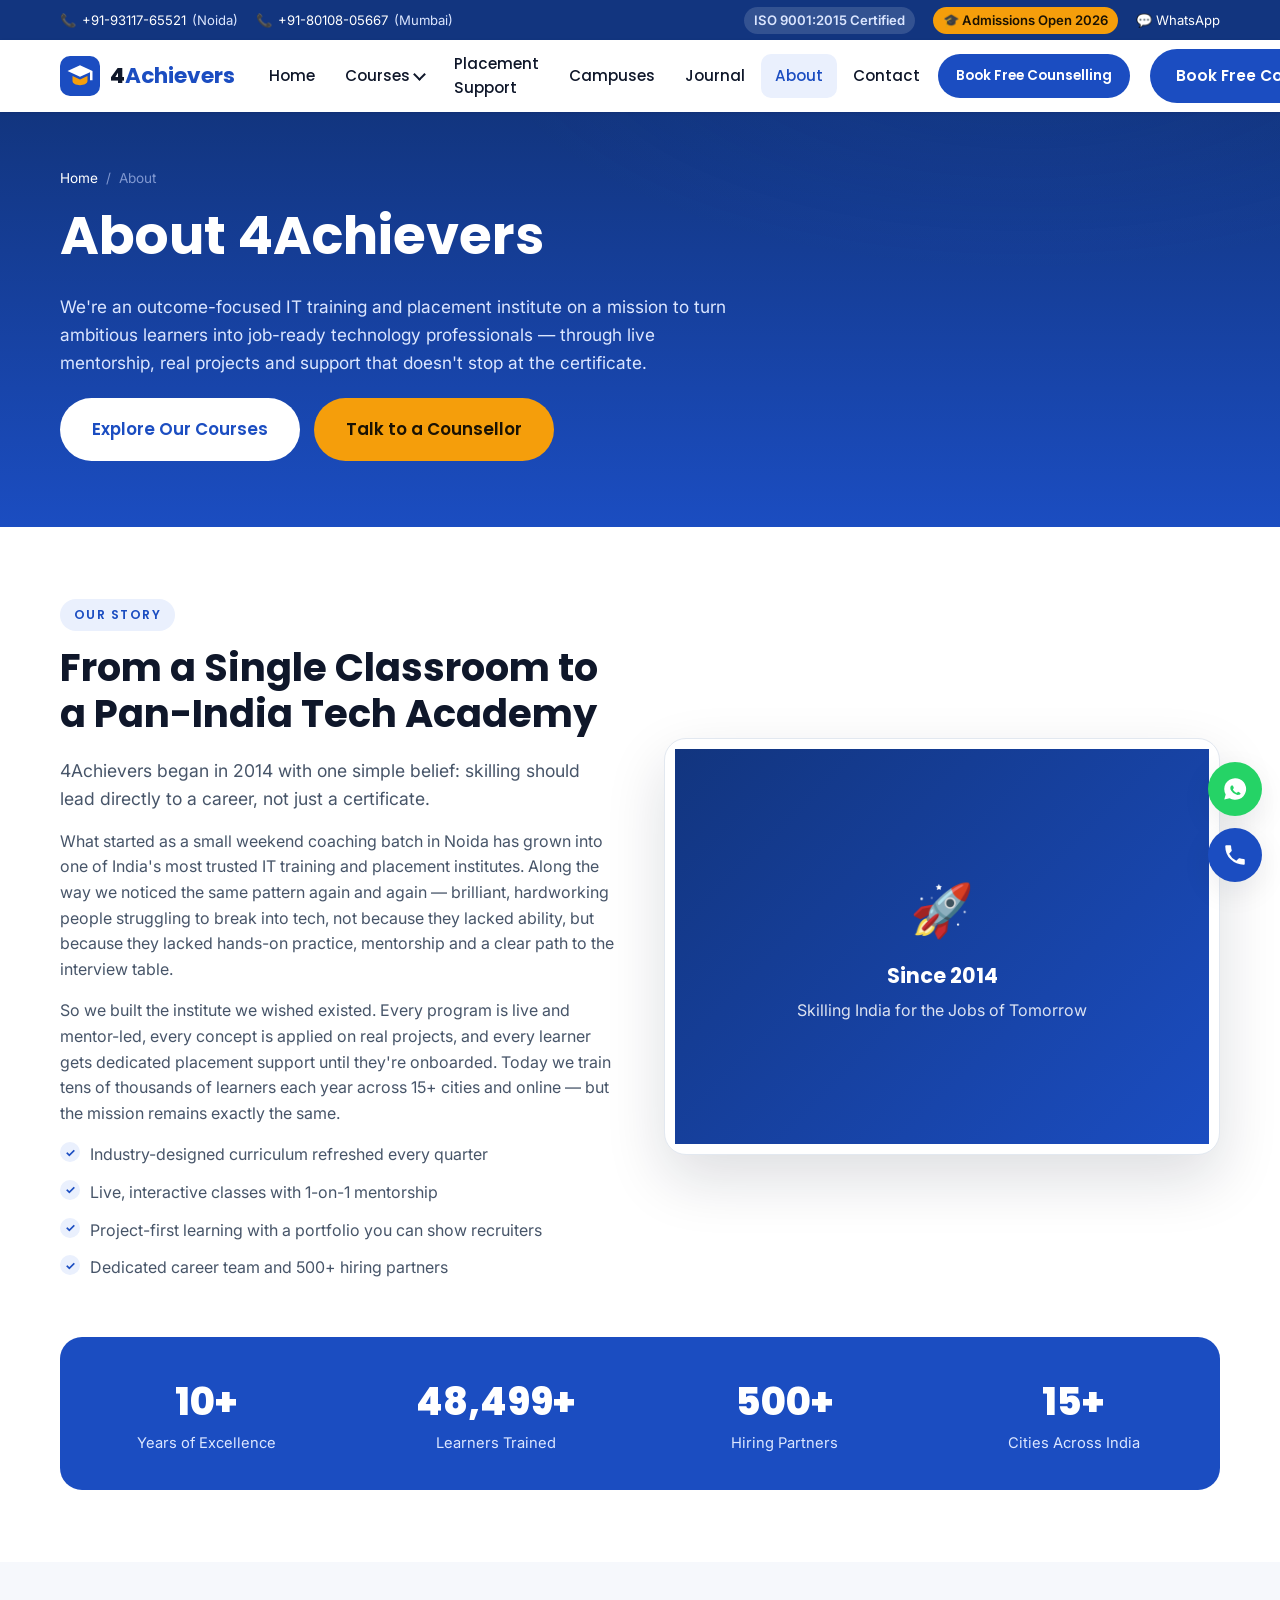
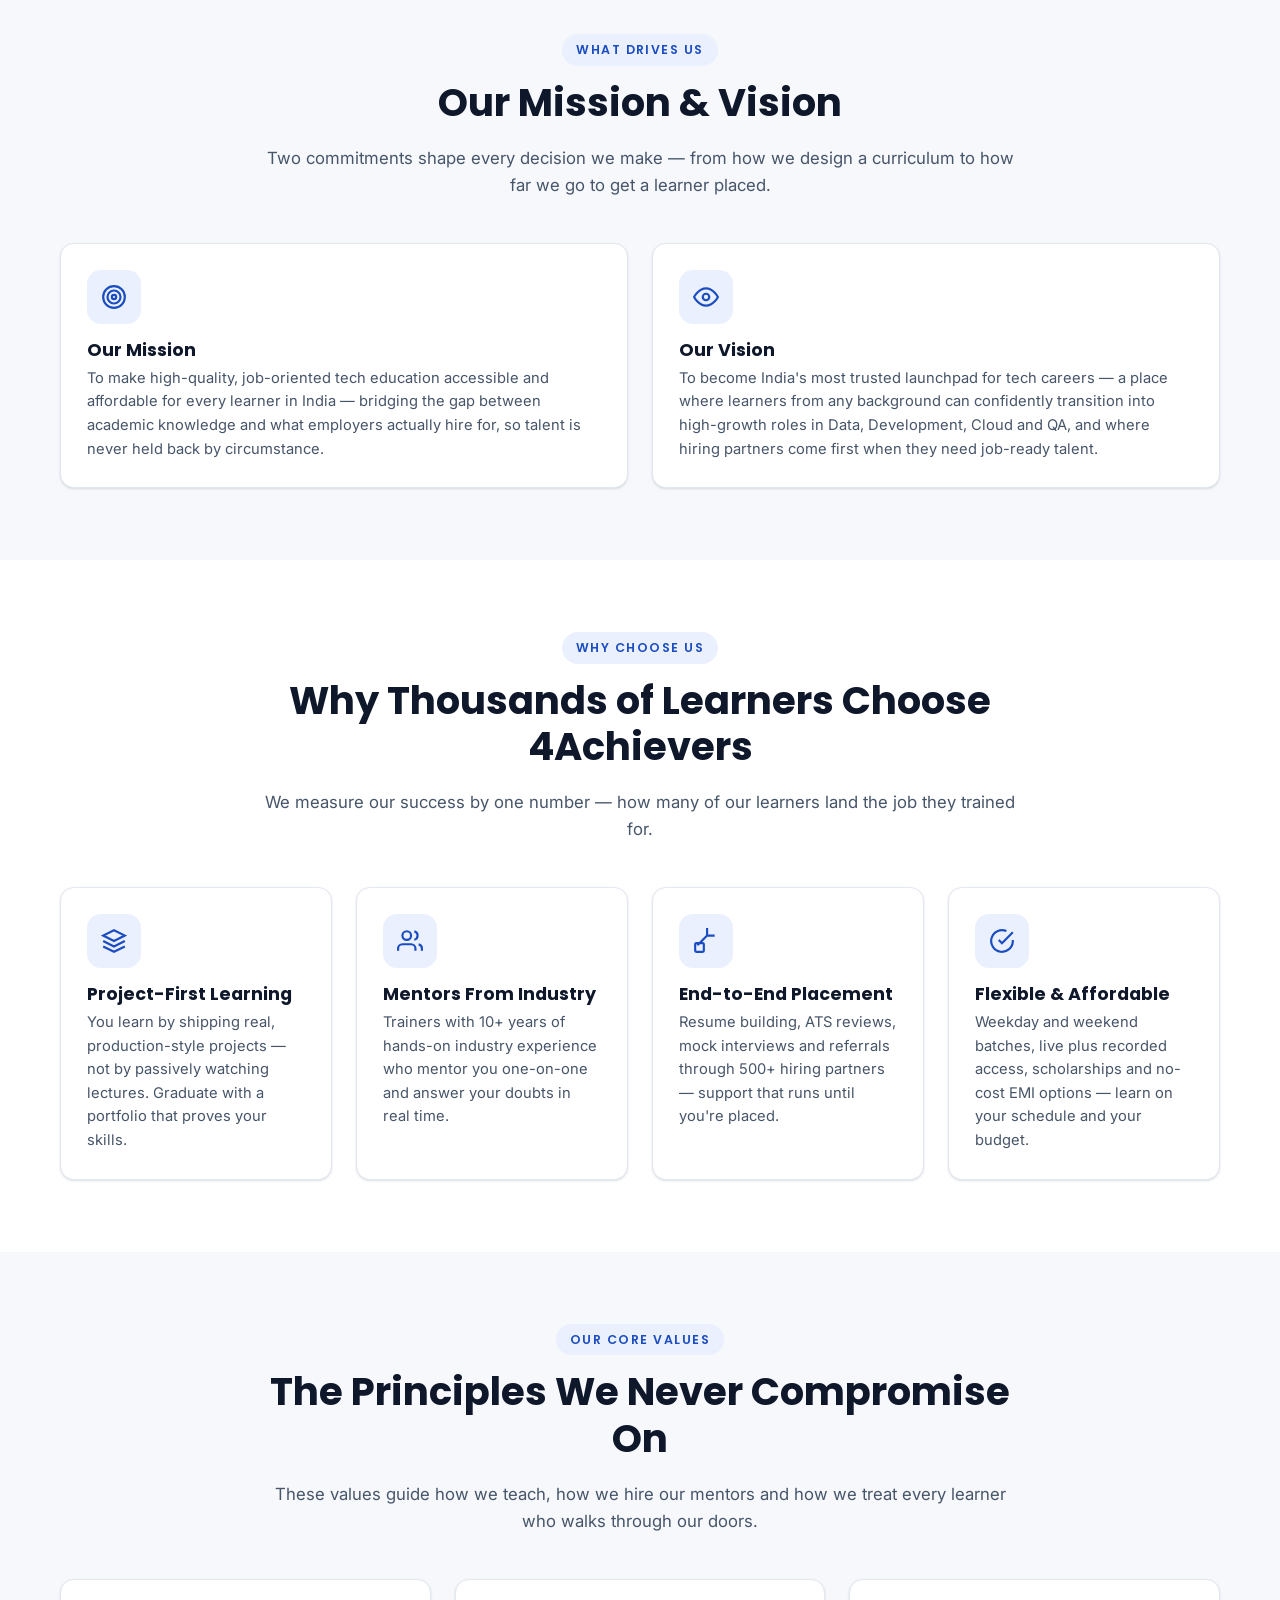
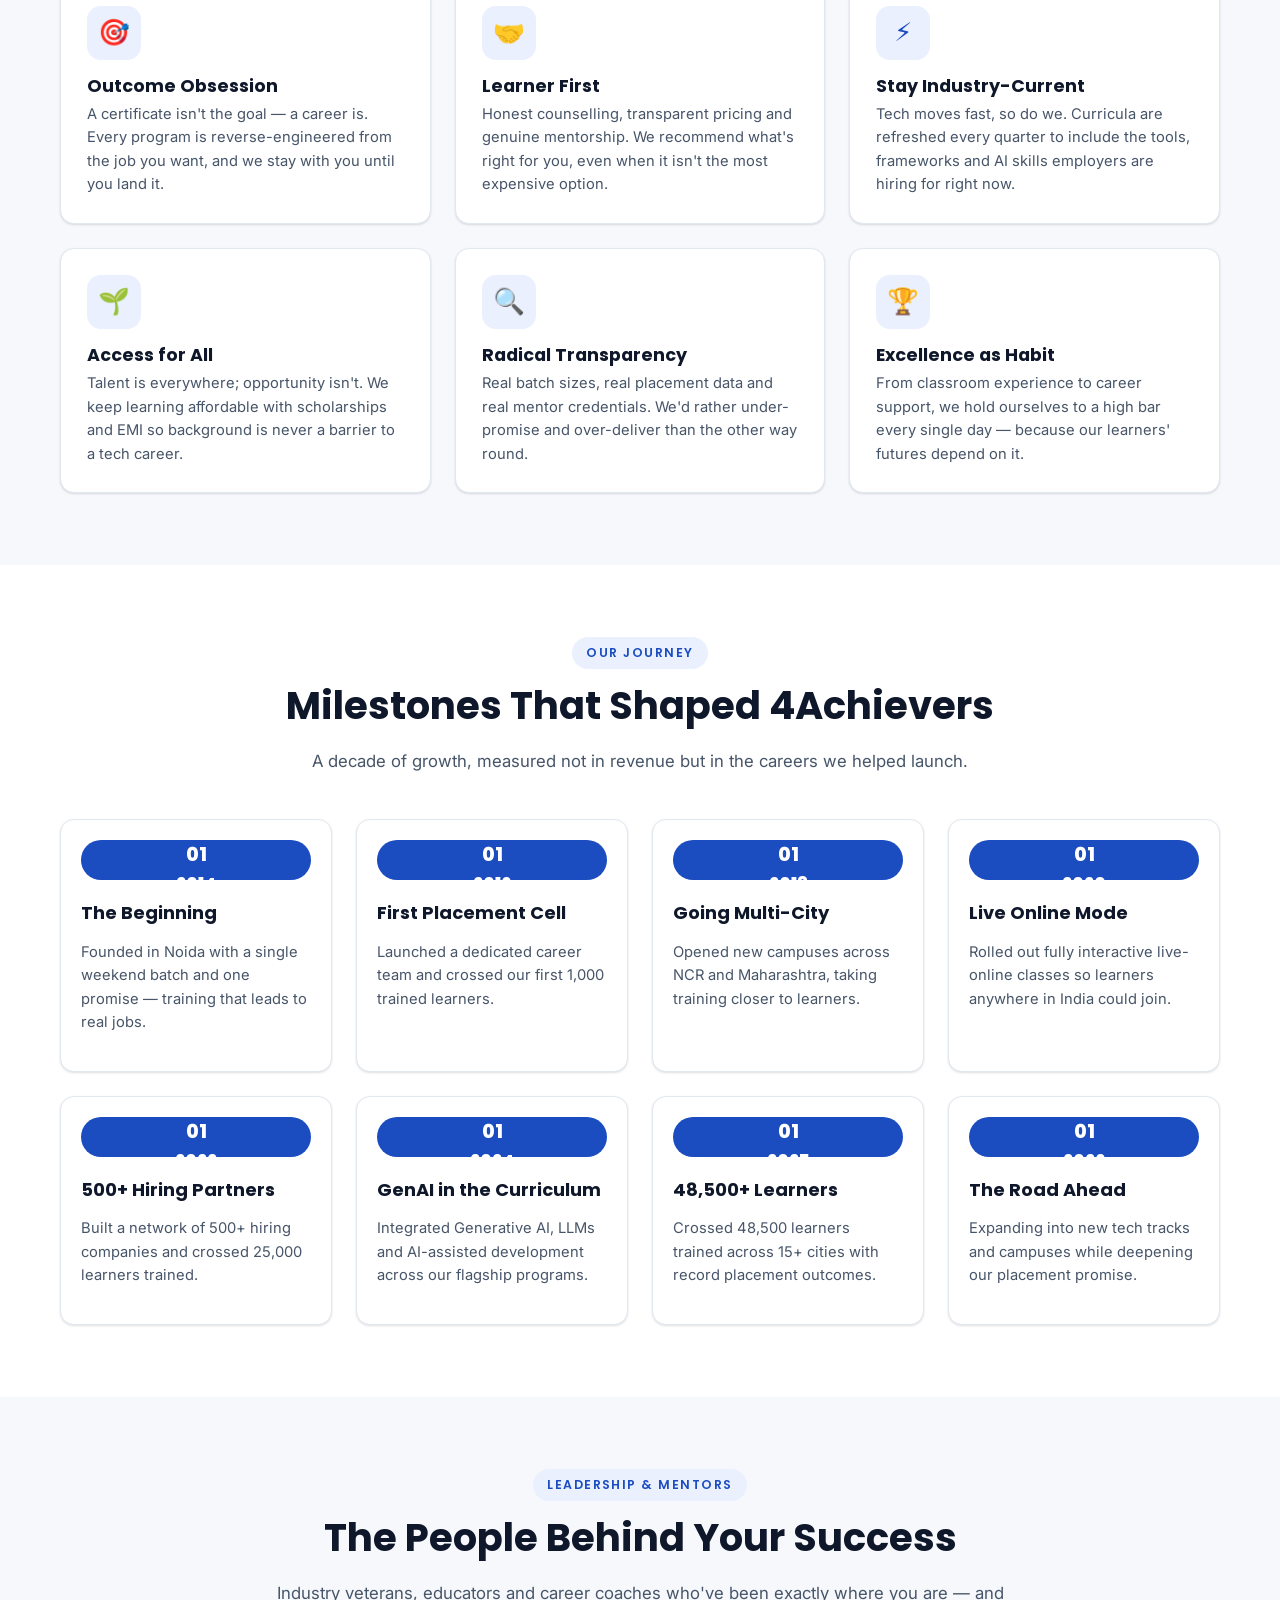
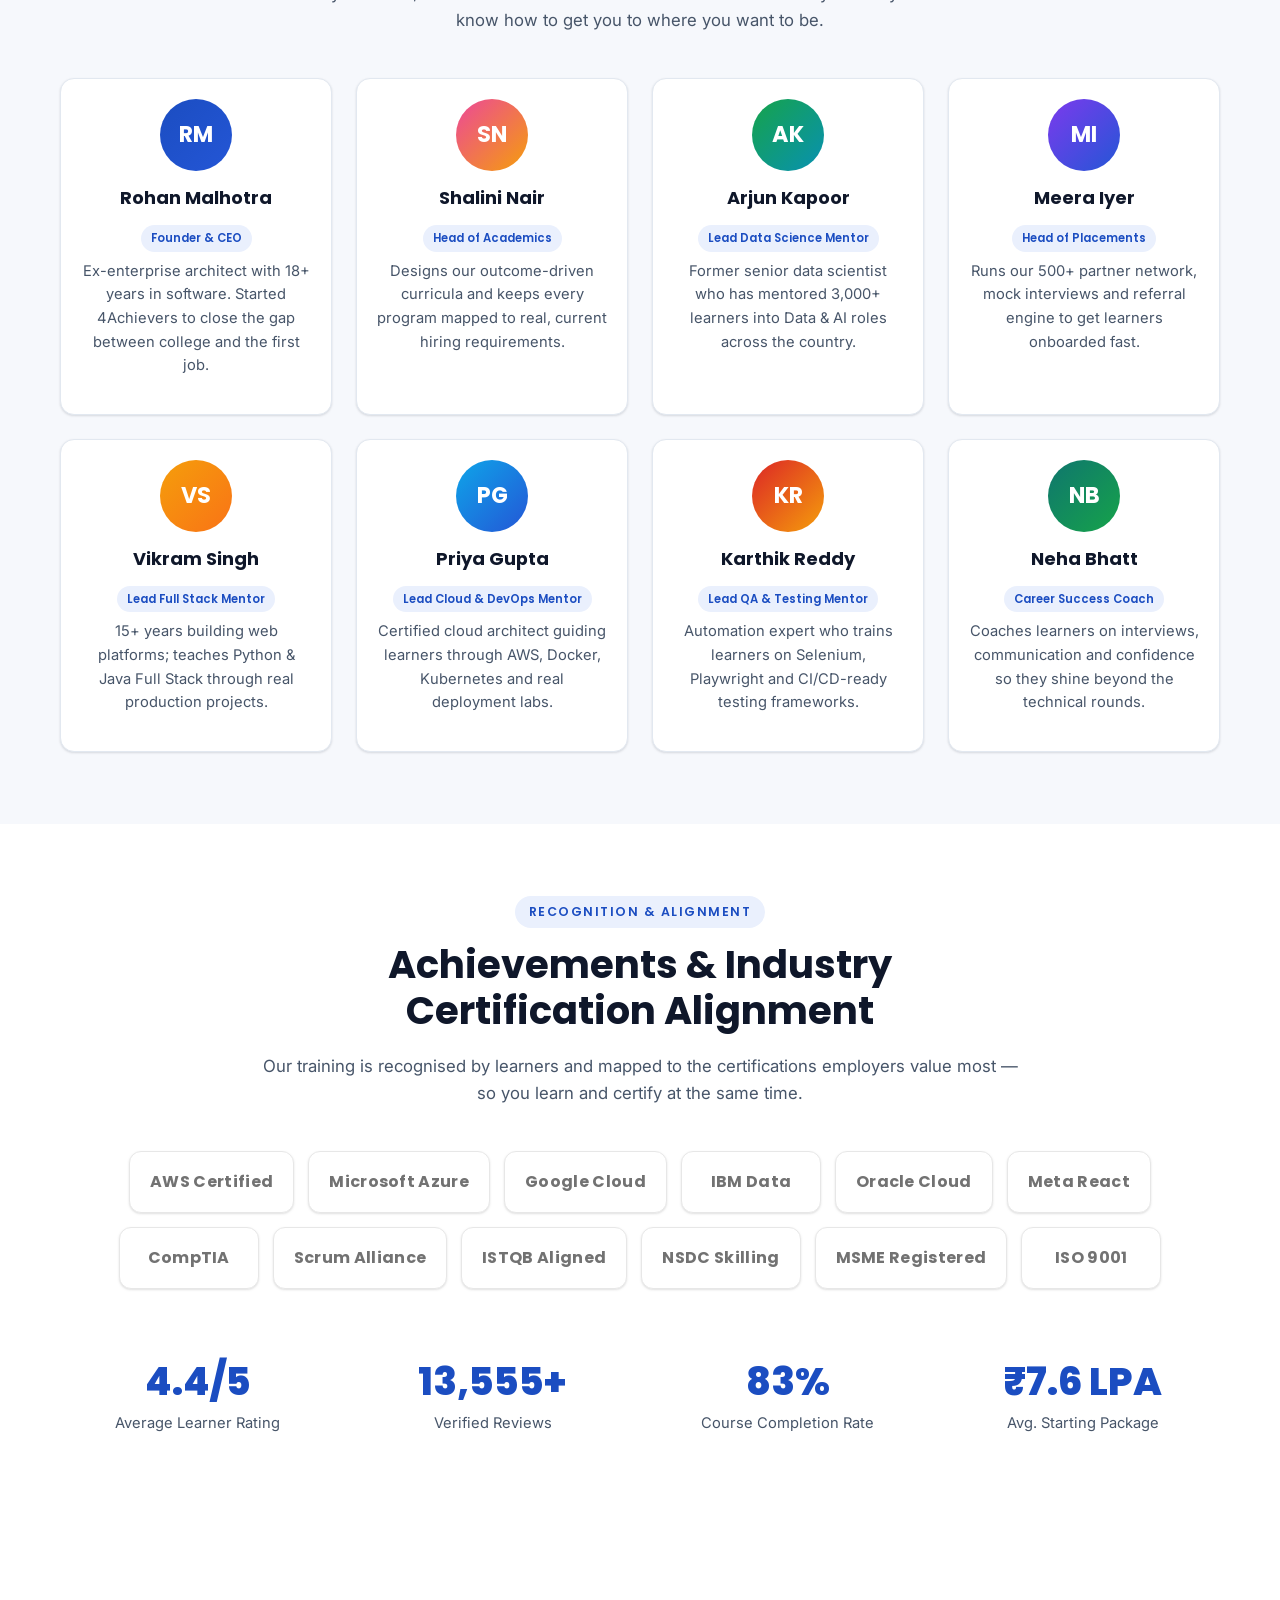
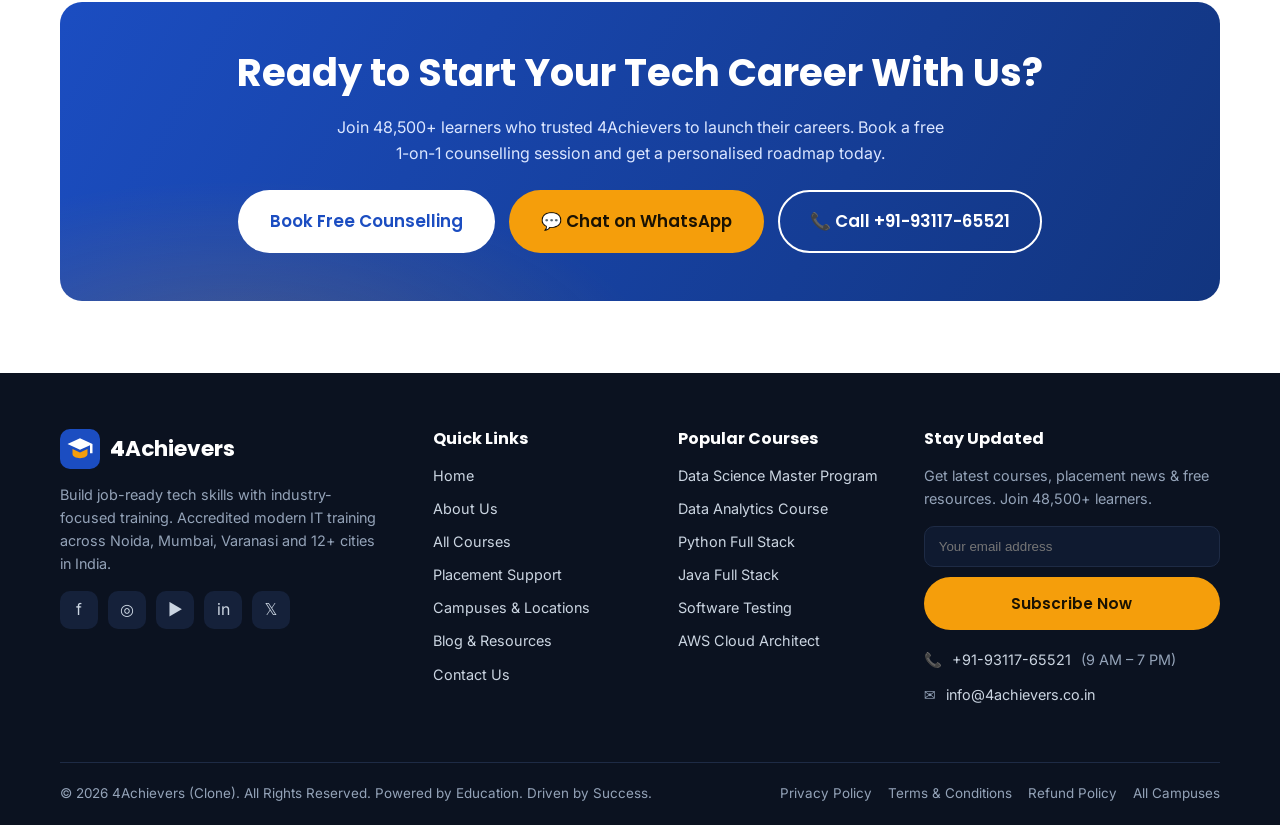
<file: about.html>
<!DOCTYPE html>
<html lang="en">
<head>
  <meta charset="UTF-8" />
  <meta name="viewport" content="width=device-width, initial-scale=1.0" />
  <title>About Us — 4Achievers</title>
  <meta name="description" content="Learn about 4Achievers — a mentor-led IT training and placement institute helping 48,500+ learners across 15+ Indian cities build job-ready tech careers since 2014." />
  <link rel="icon" href="assets/img/logo.svg" type="image/svg+xml" />
  <link rel="preconnect" href="https://fonts.googleapis.com" />
  <link rel="preconnect" href="https://fonts.gstatic.com" crossorigin />
  <link href="https://fonts.googleapis.com/css2?family=Inter:wght@400;500;600;700&family=Poppins:wght@500;600;700;800&display=swap" rel="stylesheet" />
  <link rel="stylesheet" href="css/styles.css" />
</head>
<body>
  <div id="site-header"></div>

  <!-- ===================== PAGE HERO ===================== -->
  <section class="page-hero">
    <div class="container">
      <div class="breadcrumb">
        <a href="index.html">Home</a> <span>/</span> <span>About</span>
      </div>
      <h1>About 4Achievers</h1>
      <p>We're an outcome-focused IT training and placement institute on a mission to turn ambitious learners into job-ready technology professionals — through live mentorship, real projects and support that doesn't stop at the certificate.</p>
      <div class="hero__actions" style="margin-top:22px">
        <a class="btn btn--light btn--lg" href="courses.html">Explore Our Courses</a>
        <a class="btn btn--accent btn--lg" href="contact.html">Talk to a Counsellor</a>
      </div>
    </div>
  </section>

  <!-- ===================== OUR STORY ===================== -->
  <section class="section">
    <div class="container grid grid--2" style="align-items:center;gap:48px">
      <div data-reveal>
        <span class="eyebrow">Our Story</span>
        <h2>From a Single Classroom to a Pan-India Tech Academy</h2>
        <p class="lead">4Achievers began in 2014 with one simple belief: skilling should lead directly to a career, not just a certificate.</p>
        <p>What started as a small weekend coaching batch in Noida has grown into one of India's most trusted IT training and placement institutes. Along the way we noticed the same pattern again and again — brilliant, hardworking people struggling to break into tech, not because they lacked ability, but because they lacked hands-on practice, mentorship and a clear path to the interview table.</p>
        <p>So we built the institute we wished existed. Every program is live and mentor-led, every concept is applied on real projects, and every learner gets dedicated placement support until they're onboarded. Today we train tens of thousands of learners each year across 15+ cities and online — but the mission remains exactly the same.</p>
        <ul class="list-check mt-2">
          <li>Industry-designed curriculum refreshed every quarter</li>
          <li>Live, interactive classes with 1-on-1 mentorship</li>
          <li>Project-first learning with a portfolio you can show recruiters</li>
          <li>Dedicated career team and 500+ hiring partners</li>
        </ul>
      </div>
      <div class="hero__card" data-reveal style="aspect-ratio:4/3">
        <div class="media-ph" style="background:linear-gradient(135deg,#12357f,#1b4dc1)">
          <div style="text-align:center;padding:24px">
            <div style="font-size:3.2rem">🚀</div>
            <div style="font-family:var(--head);font-weight:700;font-size:1.3rem;margin-top:8px">Since 2014</div>
            <div style="opacity:.85;margin-top:6px">Skilling India for the Jobs of Tomorrow</div>
          </div>
        </div>
      </div>
    </div>

    <!-- stats band -->
    <div class="container" style="margin-top:44px">
      <div class="stats stats--band" data-reveal>
        <div class="stat"><div class="stat__num" data-count="10" data-suffix="+">0</div><div class="stat__label">Years of Excellence</div></div>
        <div class="stat"><div class="stat__num" data-count="48500" data-suffix="+">0</div><div class="stat__label">Learners Trained</div></div>
        <div class="stat"><div class="stat__num" data-count="500" data-suffix="+">0</div><div class="stat__label">Hiring Partners</div></div>
        <div class="stat"><div class="stat__num" data-count="15" data-suffix="+">0</div><div class="stat__label">Cities Across India</div></div>
      </div>
    </div>
  </section>

  <!-- ===================== MISSION & VISION ===================== -->
  <section class="section section--alt">
    <div class="container">
      <div class="section__head">
        <span class="eyebrow">What Drives Us</span>
        <h2>Our Mission &amp; Vision</h2>
        <p>Two commitments shape every decision we make — from how we design a curriculum to how far we go to get a learner placed.</p>
      </div>
      <div class="grid grid--2">
        <div class="feature" data-reveal>
          <div class="feature__icon"><svg viewBox="0 0 24 24" fill="none" stroke="currentColor" stroke-width="2"><circle cx="12" cy="12" r="10"/><circle cx="12" cy="12" r="6"/><circle cx="12" cy="12" r="2"/></svg></div>
          <h3 class="feature__title">Our Mission</h3>
          <p class="feature__text">To make high-quality, job-oriented tech education accessible and affordable for every learner in India — bridging the gap between academic knowledge and what employers actually hire for, so talent is never held back by circumstance.</p>
        </div>
        <div class="feature" data-reveal>
          <div class="feature__icon"><svg viewBox="0 0 24 24" fill="none" stroke="currentColor" stroke-width="2"><path d="M1 12s4-8 11-8 11 8 11 8-4 8-11 8-11-8-11-8Z"/><circle cx="12" cy="12" r="3"/></svg></div>
          <h3 class="feature__title">Our Vision</h3>
          <p class="feature__text">To become India's most trusted launchpad for tech careers — a place where learners from any background can confidently transition into high-growth roles in Data, Development, Cloud and QA, and where hiring partners come first when they need job-ready talent.</p>
        </div>
      </div>
    </div>
  </section>

  <!-- ===================== WHY CHOOSE 4ACHIEVERS ===================== -->
  <section class="section">
    <div class="container">
      <div class="section__head">
        <span class="eyebrow">Why Choose Us</span>
        <h2>Why Thousands of Learners Choose 4Achievers</h2>
        <p>We measure our success by one number — how many of our learners land the job they trained for.</p>
      </div>
      <div class="grid grid--4">
        <div class="feature" data-reveal>
          <div class="feature__icon"><svg viewBox="0 0 24 24" fill="none" stroke="currentColor" stroke-width="2"><path d="M12 2 2 7l10 5 10-5-10-5Z"/><path d="M2 17l10 5 10-5M2 12l10 5 10-5"/></svg></div>
          <h3 class="feature__title">Project-First Learning</h3>
          <p class="feature__text">You learn by shipping real, production-style projects — not by passively watching lectures. Graduate with a portfolio that proves your skills.</p>
        </div>
        <div class="feature" data-reveal>
          <div class="feature__icon"><svg viewBox="0 0 24 24" fill="none" stroke="currentColor" stroke-width="2"><path d="M17 21v-2a4 4 0 0 0-4-4H5a4 4 0 0 0-4 4v2"/><circle cx="9" cy="7" r="4"/><path d="M23 21v-2a4 4 0 0 0-3-3.87M16 3.13a4 4 0 0 1 0 7.75"/></svg></div>
          <h3 class="feature__title">Mentors From Industry</h3>
          <p class="feature__text">Trainers with 10+ years of hands-on industry experience who mentor you one-on-one and answer your doubts in real time.</p>
        </div>
        <div class="feature" data-reveal>
          <div class="feature__icon"><svg viewBox="0 0 24 24" fill="none" stroke="currentColor" stroke-width="2"><path d="M20 7h-7m0 0V0m0 7L4 16"/><rect x="2" y="14" width="8" height="8" rx="1"/></svg></div>
          <h3 class="feature__title">End-to-End Placement</h3>
          <p class="feature__text">Resume building, ATS reviews, mock interviews and referrals through 500+ hiring partners — support that runs until you're placed.</p>
        </div>
        <div class="feature" data-reveal>
          <div class="feature__icon"><svg viewBox="0 0 24 24" fill="none" stroke="currentColor" stroke-width="2"><path d="M22 11.08V12a10 10 0 1 1-5.93-9.14"/><path d="M22 4 12 14.01l-3-3"/></svg></div>
          <h3 class="feature__title">Flexible &amp; Affordable</h3>
          <p class="feature__text">Weekday and weekend batches, live plus recorded access, scholarships and no-cost EMI options — learn on your schedule and your budget.</p>
        </div>
      </div>
    </div>
  </section>

  <!-- ===================== CORE VALUES ===================== -->
  <section class="section section--alt">
    <div class="container">
      <div class="section__head">
        <span class="eyebrow">Our Core Values</span>
        <h2>The Principles We Never Compromise On</h2>
        <p>These values guide how we teach, how we hire our mentors and how we treat every learner who walks through our doors.</p>
      </div>
      <div class="grid grid--3">
        <div class="feature" data-reveal>
          <div class="feature__icon"><span style="font-size:1.6rem">🎯</span></div>
          <h3 class="feature__title">Outcome Obsession</h3>
          <p class="feature__text">A certificate isn't the goal — a career is. Every program is reverse-engineered from the job you want, and we stay with you until you land it.</p>
        </div>
        <div class="feature" data-reveal>
          <div class="feature__icon"><span style="font-size:1.6rem">🤝</span></div>
          <h3 class="feature__title">Learner First</h3>
          <p class="feature__text">Honest counselling, transparent pricing and genuine mentorship. We recommend what's right for you, even when it isn't the most expensive option.</p>
        </div>
        <div class="feature" data-reveal>
          <div class="feature__icon"><span style="font-size:1.6rem">⚡</span></div>
          <h3 class="feature__title">Stay Industry-Current</h3>
          <p class="feature__text">Tech moves fast, so do we. Curricula are refreshed every quarter to include the tools, frameworks and AI skills employers are hiring for right now.</p>
        </div>
        <div class="feature" data-reveal>
          <div class="feature__icon"><span style="font-size:1.6rem">🌱</span></div>
          <h3 class="feature__title">Access for All</h3>
          <p class="feature__text">Talent is everywhere; opportunity isn't. We keep learning affordable with scholarships and EMI so background is never a barrier to a tech career.</p>
        </div>
        <div class="feature" data-reveal>
          <div class="feature__icon"><span style="font-size:1.6rem">🔍</span></div>
          <h3 class="feature__title">Radical Transparency</h3>
          <p class="feature__text">Real batch sizes, real placement data and real mentor credentials. We'd rather under-promise and over-deliver than the other way round.</p>
        </div>
        <div class="feature" data-reveal>
          <div class="feature__icon"><span style="font-size:1.6rem">🏆</span></div>
          <h3 class="feature__title">Excellence as Habit</h3>
          <p class="feature__text">From classroom experience to career support, we hold ourselves to a high bar every single day — because our learners' futures depend on it.</p>
        </div>
      </div>
    </div>
  </section>

  <!-- ===================== MILESTONES TIMELINE ===================== -->
  <section class="section">
    <div class="container">
      <div class="section__head">
        <span class="eyebrow">Our Journey</span>
        <h2>Milestones That Shaped 4Achievers</h2>
        <p>A decade of growth, measured not in revenue but in the careers we helped launch.</p>
      </div>
      <div class="grid grid--4">
        <div class="card" data-reveal>
          <div class="card__body">
            <div class="step__num" style="width:auto;padding:0 14px;height:40px;border-radius:999px"><span style="font-family:var(--head);font-weight:800;font-size:1.05rem">2014</span></div>
            <h3 class="card__title">The Beginning</h3>
            <p class="card__text">Founded in Noida with a single weekend batch and one promise — training that leads to real jobs.</p>
          </div>
        </div>
        <div class="card" data-reveal>
          <div class="card__body">
            <div class="step__num" style="width:auto;padding:0 14px;height:40px;border-radius:999px"><span style="font-family:var(--head);font-weight:800;font-size:1.05rem">2016</span></div>
            <h3 class="card__title">First Placement Cell</h3>
            <p class="card__text">Launched a dedicated career team and crossed our first 1,000 trained learners.</p>
          </div>
        </div>
        <div class="card" data-reveal>
          <div class="card__body">
            <div class="step__num" style="width:auto;padding:0 14px;height:40px;border-radius:999px"><span style="font-family:var(--head);font-weight:800;font-size:1.05rem">2018</span></div>
            <h3 class="card__title">Going Multi-City</h3>
            <p class="card__text">Opened new campuses across NCR and Maharashtra, taking training closer to learners.</p>
          </div>
        </div>
        <div class="card" data-reveal>
          <div class="card__body">
            <div class="step__num" style="width:auto;padding:0 14px;height:40px;border-radius:999px"><span style="font-family:var(--head);font-weight:800;font-size:1.05rem">2020</span></div>
            <h3 class="card__title">Live Online Mode</h3>
            <p class="card__text">Rolled out fully interactive live-online classes so learners anywhere in India could join.</p>
          </div>
        </div>
        <div class="card" data-reveal>
          <div class="card__body">
            <div class="step__num" style="width:auto;padding:0 14px;height:40px;border-radius:999px"><span style="font-family:var(--head);font-weight:800;font-size:1.05rem">2022</span></div>
            <h3 class="card__title">500+ Hiring Partners</h3>
            <p class="card__text">Built a network of 500+ hiring companies and crossed 25,000 learners trained.</p>
          </div>
        </div>
        <div class="card" data-reveal>
          <div class="card__body">
            <div class="step__num" style="width:auto;padding:0 14px;height:40px;border-radius:999px"><span style="font-family:var(--head);font-weight:800;font-size:1.05rem">2024</span></div>
            <h3 class="card__title">GenAI in the Curriculum</h3>
            <p class="card__text">Integrated Generative AI, LLMs and AI-assisted development across our flagship programs.</p>
          </div>
        </div>
        <div class="card" data-reveal>
          <div class="card__body">
            <div class="step__num" style="width:auto;padding:0 14px;height:40px;border-radius:999px"><span style="font-family:var(--head);font-weight:800;font-size:1.05rem">2025</span></div>
            <h3 class="card__title">48,500+ Learners</h3>
            <p class="card__text">Crossed 48,500 learners trained across 15+ cities with record placement outcomes.</p>
          </div>
        </div>
        <div class="card" data-reveal>
          <div class="card__body">
            <div class="step__num" style="width:auto;padding:0 14px;height:40px;border-radius:999px"><span style="font-family:var(--head);font-weight:800;font-size:1.05rem">2026</span></div>
            <h3 class="card__title">The Road Ahead</h3>
            <p class="card__text">Expanding into new tech tracks and campuses while deepening our placement promise.</p>
          </div>
        </div>
      </div>
    </div>
  </section>

  <!-- ===================== LEADERSHIP & MENTORS ===================== -->
  <section class="section section--alt">
    <div class="container">
      <div class="section__head">
        <span class="eyebrow">Leadership &amp; Mentors</span>
        <h2>The People Behind Your Success</h2>
        <p>Industry veterans, educators and career coaches who've been exactly where you are — and know how to get you to where you want to be.</p>
      </div>
      <div class="grid grid--4">
        <article class="card" data-reveal>
          <div class="card__body" style="align-items:center;text-align:center">
            <div class="avatar" style="width:72px;height:72px;font-size:1.4rem">RM</div>
            <h3 class="card__title" style="margin-top:8px">Rohan Malhotra</h3>
            <div class="badge">Founder &amp; CEO</div>
            <p class="card__text" style="flex:none">Ex-enterprise architect with 18+ years in software. Started 4Achievers to close the gap between college and the first job.</p>
          </div>
        </article>
        <article class="card" data-reveal>
          <div class="card__body" style="align-items:center;text-align:center">
            <div class="avatar" style="width:72px;height:72px;font-size:1.4rem;background:linear-gradient(135deg,#ec4899,#f59e0b)">SN</div>
            <h3 class="card__title" style="margin-top:8px">Shalini Nair</h3>
            <div class="badge">Head of Academics</div>
            <p class="card__text" style="flex:none">Designs our outcome-driven curricula and keeps every program mapped to real, current hiring requirements.</p>
          </div>
        </article>
        <article class="card" data-reveal>
          <div class="card__body" style="align-items:center;text-align:center">
            <div class="avatar" style="width:72px;height:72px;font-size:1.4rem;background:linear-gradient(135deg,#16a34a,#0891b2)">AK</div>
            <h3 class="card__title" style="margin-top:8px">Arjun Kapoor</h3>
            <div class="badge">Lead Data Science Mentor</div>
            <p class="card__text" style="flex:none">Former senior data scientist who has mentored 3,000+ learners into Data &amp; AI roles across the country.</p>
          </div>
        </article>
        <article class="card" data-reveal>
          <div class="card__body" style="align-items:center;text-align:center">
            <div class="avatar" style="width:72px;height:72px;font-size:1.4rem;background:linear-gradient(135deg,#7c3aed,#2456d6)">MI</div>
            <h3 class="card__title" style="margin-top:8px">Meera Iyer</h3>
            <div class="badge">Head of Placements</div>
            <p class="card__text" style="flex:none">Runs our 500+ partner network, mock interviews and referral engine to get learners onboarded fast.</p>
          </div>
        </article>
        <article class="card" data-reveal>
          <div class="card__body" style="align-items:center;text-align:center">
            <div class="avatar" style="width:72px;height:72px;font-size:1.4rem;background:linear-gradient(135deg,#f59e0b,#f97316)">VS</div>
            <h3 class="card__title" style="margin-top:8px">Vikram Singh</h3>
            <div class="badge">Lead Full Stack Mentor</div>
            <p class="card__text" style="flex:none">15+ years building web platforms; teaches Python &amp; Java Full Stack through real production projects.</p>
          </div>
        </article>
        <article class="card" data-reveal>
          <div class="card__body" style="align-items:center;text-align:center">
            <div class="avatar" style="width:72px;height:72px;font-size:1.4rem;background:linear-gradient(135deg,#0ea5e9,#2456d6)">PG</div>
            <h3 class="card__title" style="margin-top:8px">Priya Gupta</h3>
            <div class="badge">Lead Cloud &amp; DevOps Mentor</div>
            <p class="card__text" style="flex:none">Certified cloud architect guiding learners through AWS, Docker, Kubernetes and real deployment labs.</p>
          </div>
        </article>
        <article class="card" data-reveal>
          <div class="card__body" style="align-items:center;text-align:center">
            <div class="avatar" style="width:72px;height:72px;font-size:1.4rem;background:linear-gradient(135deg,#dc2626,#f59e0b)">KR</div>
            <h3 class="card__title" style="margin-top:8px">Karthik Reddy</h3>
            <div class="badge">Lead QA &amp; Testing Mentor</div>
            <p class="card__text" style="flex:none">Automation expert who trains learners on Selenium, Playwright and CI/CD-ready testing frameworks.</p>
          </div>
        </article>
        <article class="card" data-reveal>
          <div class="card__body" style="align-items:center;text-align:center">
            <div class="avatar" style="width:72px;height:72px;font-size:1.4rem;background:linear-gradient(135deg,#0f766e,#16a34a)">NB</div>
            <h3 class="card__title" style="margin-top:8px">Neha Bhatt</h3>
            <div class="badge">Career Success Coach</div>
            <p class="card__text" style="flex:none">Coaches learners on interviews, communication and confidence so they shine beyond the technical rounds.</p>
          </div>
        </article>
      </div>
    </div>
  </section>

  <!-- ===================== ACHIEVEMENTS / CERTIFICATIONS ===================== -->
  <section class="section">
    <div class="container">
      <div class="section__head">
        <span class="eyebrow">Recognition &amp; Alignment</span>
        <h2>Achievements &amp; Industry Certification Alignment</h2>
        <p>Our training is recognised by learners and mapped to the certifications employers value most — so you learn and certify at the same time.</p>
      </div>
      <div class="logos" data-reveal>
        <span class="logo-chip">AWS Certified</span><span class="logo-chip">Microsoft Azure</span><span class="logo-chip">Google Cloud</span>
        <span class="logo-chip">IBM Data</span><span class="logo-chip">Oracle Cloud</span><span class="logo-chip">Meta React</span>
        <span class="logo-chip">CompTIA</span><span class="logo-chip">Scrum Alliance</span>
        <span class="logo-chip">ISTQB Aligned</span><span class="logo-chip">NSDC Skilling</span><span class="logo-chip">MSME Registered</span>
        <span class="logo-chip">ISO 9001</span>
      </div>

      <div class="stats mt-4" style="grid-template-columns:repeat(4,1fr)">
        <div class="stat"><div class="stat__num" data-count="4.9" data-suffix="/5">0</div><div class="stat__label">Average Learner Rating</div></div>
        <div class="stat"><div class="stat__num" data-count="15000" data-suffix="+">0</div><div class="stat__label">Verified Reviews</div></div>
        <div class="stat"><div class="stat__num" data-count="92" data-suffix="%">0</div><div class="stat__label">Course Completion Rate</div></div>
        <div class="stat"><div class="stat__num" data-count="8.4" data-prefix="₹" data-suffix=" LPA">0</div><div class="stat__label">Avg. Starting Package</div></div>
      </div>
    </div>
  </section>

  <!-- ===================== FINAL CTA ===================== -->
  <section class="section">
    <div class="container">
      <div class="cta-band" data-reveal>
        <h2>Ready to Start Your Tech Career With Us?</h2>
        <p>Join 48,500+ learners who trusted 4Achievers to launch their careers. Book a free 1-on-1 counselling session and get a personalised roadmap today.</p>
        <div class="cta-actions">
          <a class="btn btn--light btn--lg" href="contact.html">Book Free Counselling</a>
          <a class="btn btn--accent btn--lg" href="https://wa.me/919311765521" target="_blank" rel="noopener">💬 Chat on WhatsApp</a>
          <a class="btn btn--secondary btn--lg" href="tel:+919311765521" style="--_fg:#fff;border-color:#fff">📞 Call +91-93117-65521</a>
        </div>
      </div>
    </div>
  </section>

  <div id="site-footer"></div>
  <script src="js/layout.js"></script>
  <script src="js/main.js"></script>
</body>
</html>
</file>
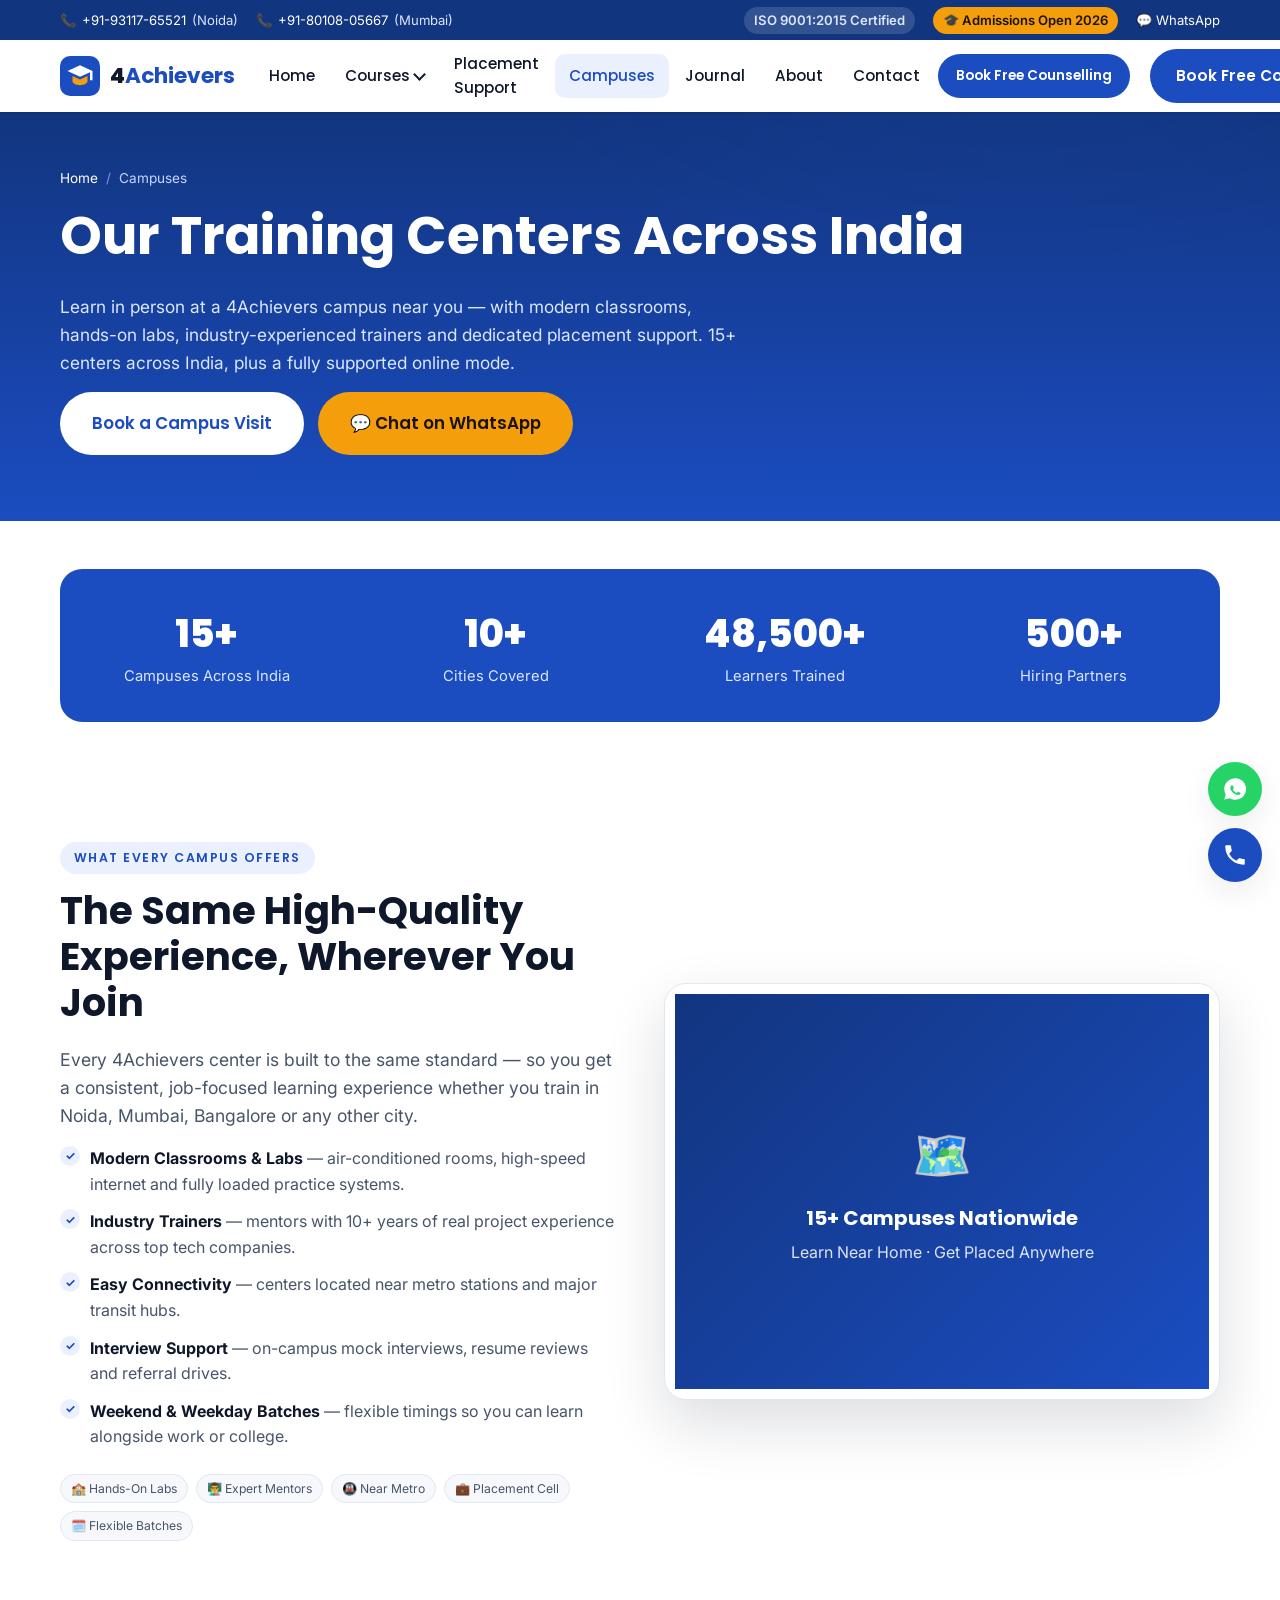
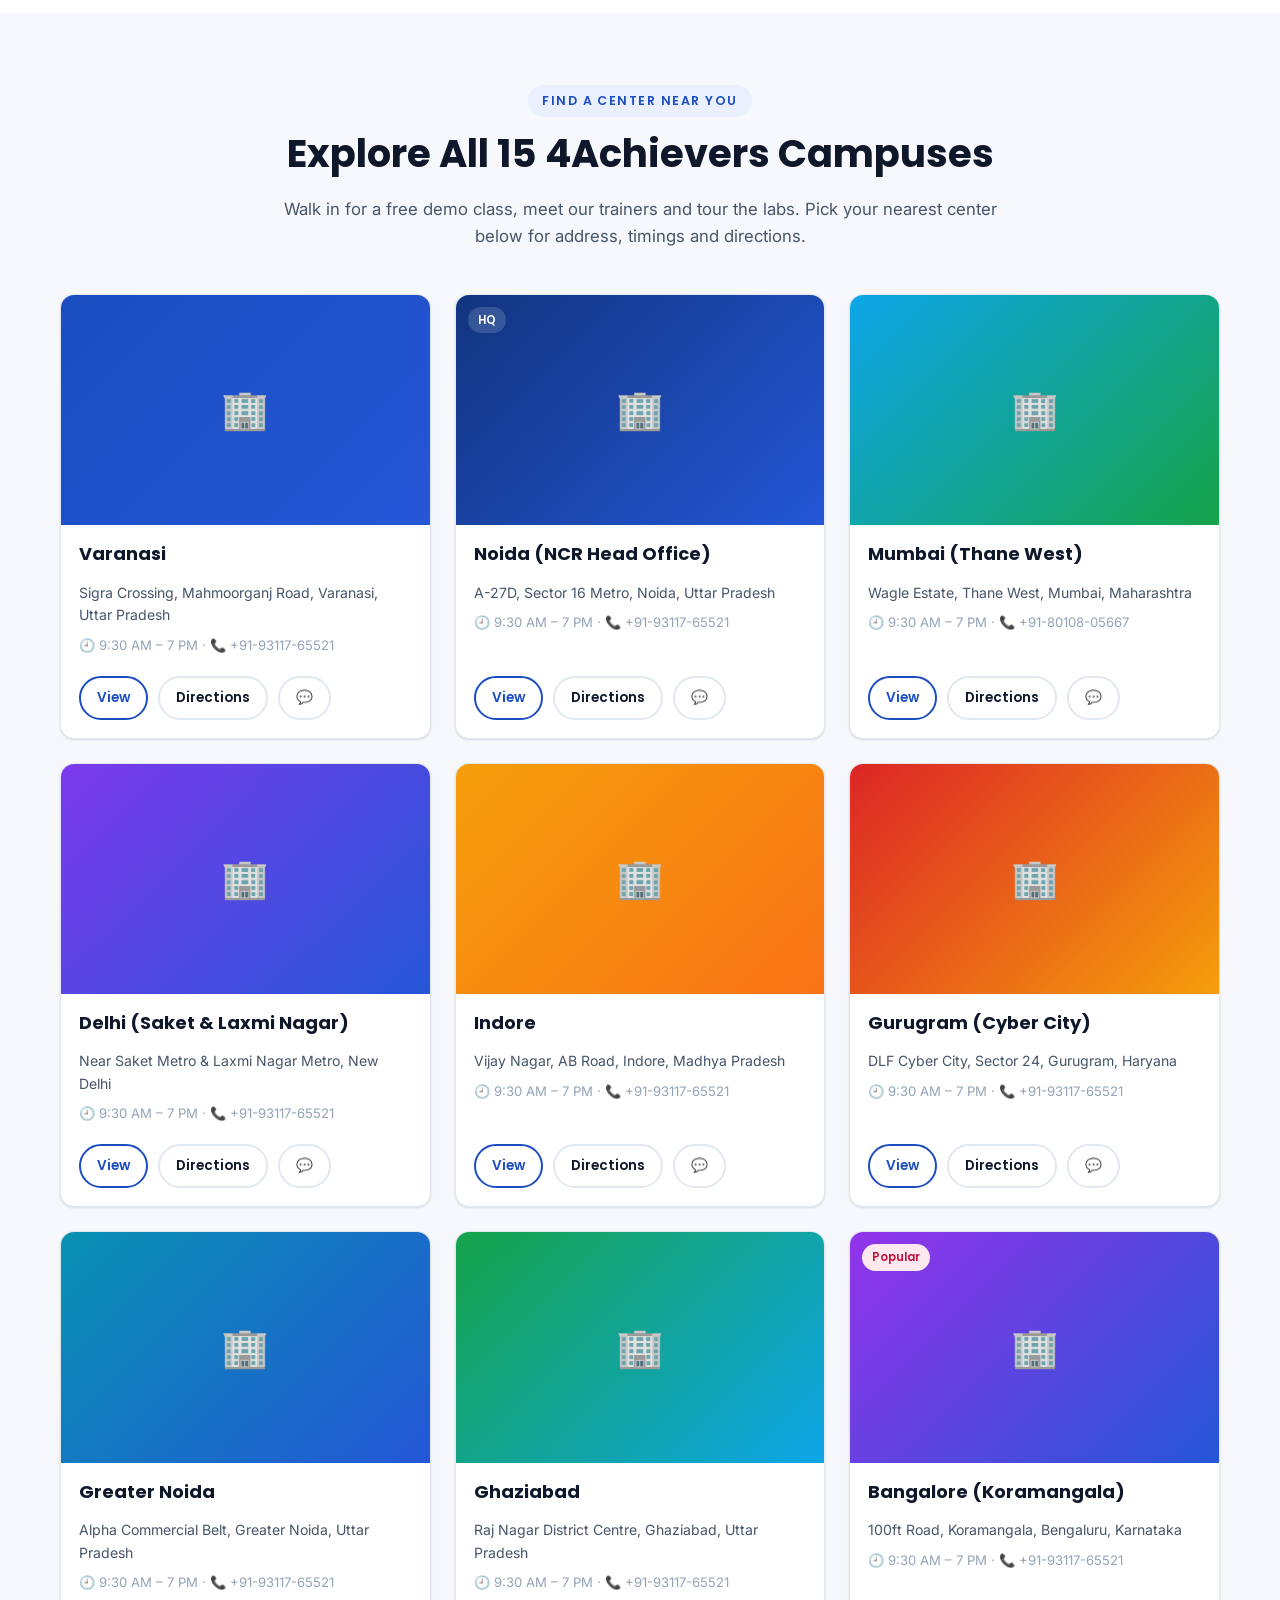
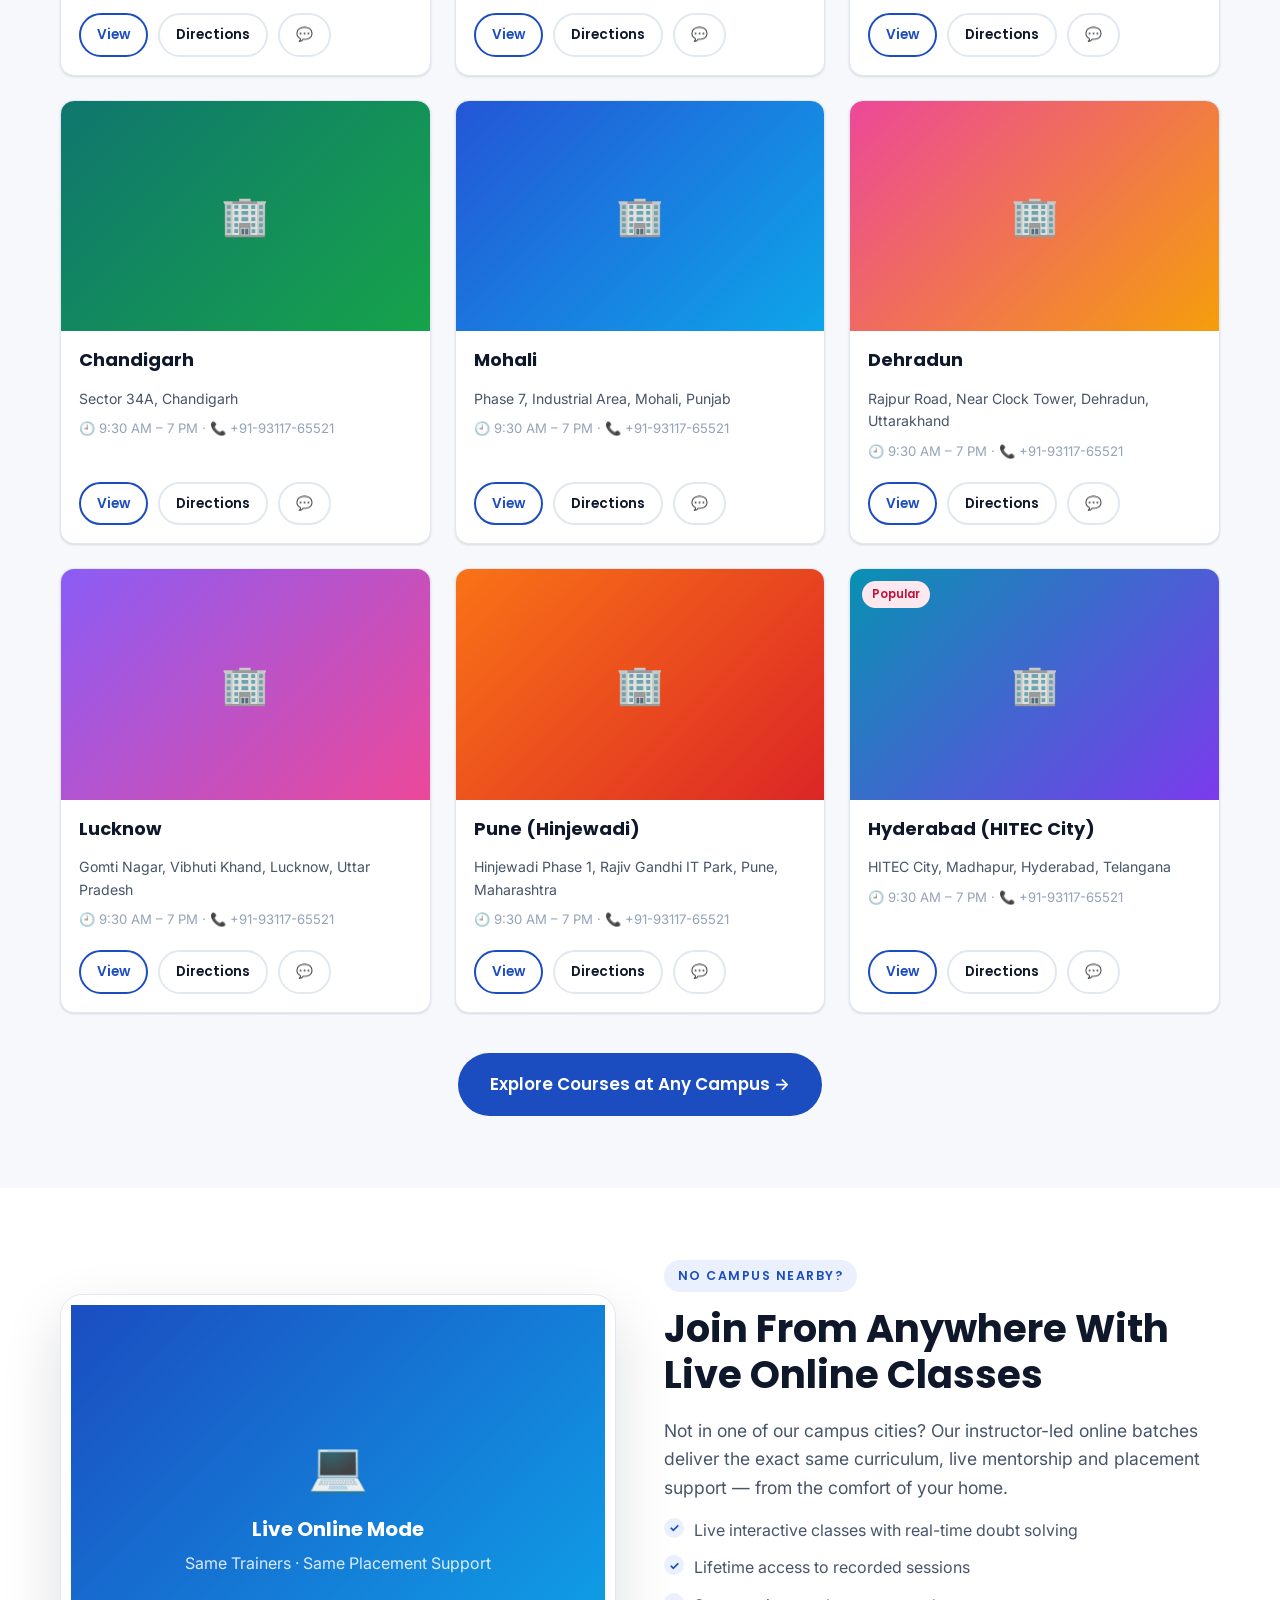
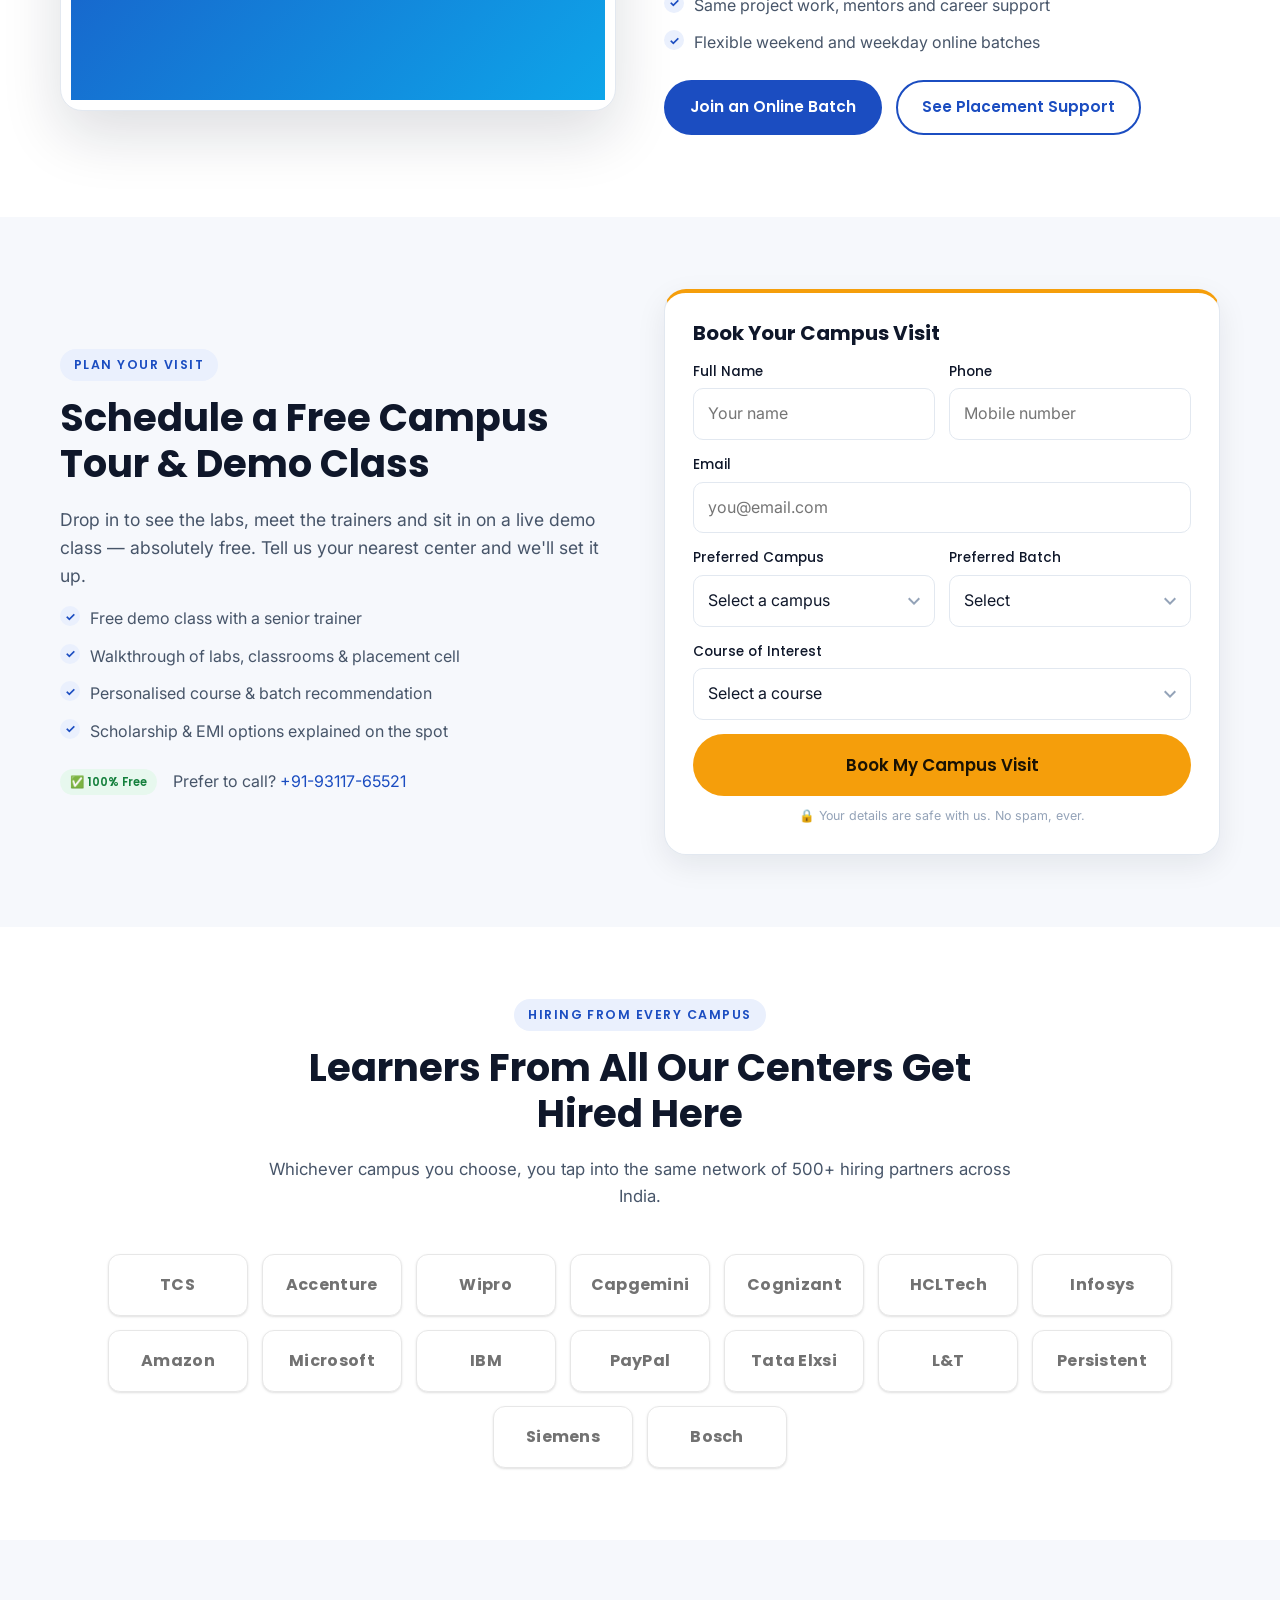
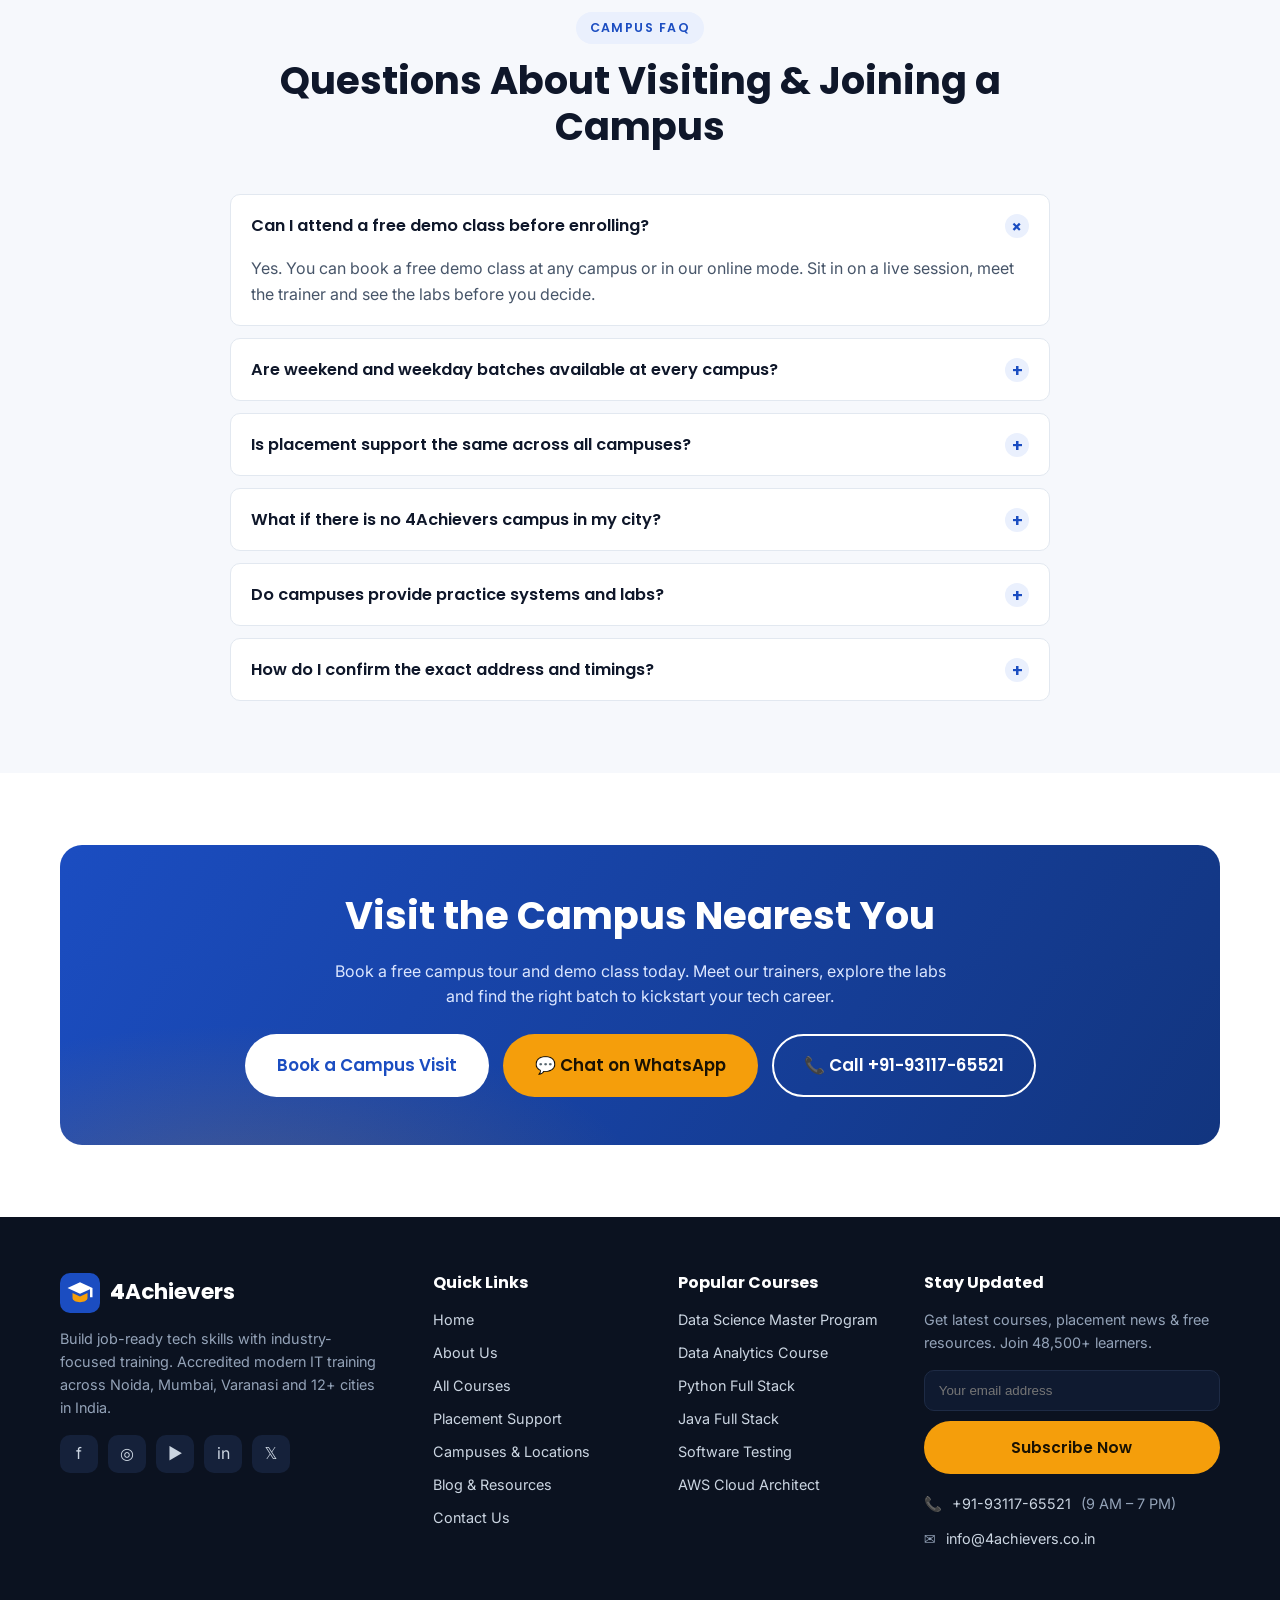
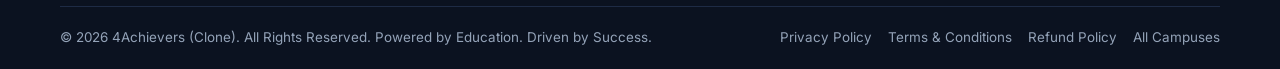
<file: campuses.html>
<!DOCTYPE html>
<html lang="en">
<head>
  <meta charset="UTF-8" />
  <meta name="viewport" content="width=device-width, initial-scale=1.0" />
  <title>Our Campuses Across India — 4Achievers</title>
  <meta name="description" content="Visit 4Achievers IT training centers across 15+ Indian cities — Noida, Mumbai, Delhi, Bangalore, Pune, Hyderabad & more. Modern labs, industry trainers, placement support and flexible weekend + weekday batches." />
  <link rel="icon" href="assets/img/logo.svg" type="image/svg+xml" />
  <link rel="preconnect" href="https://fonts.googleapis.com" />
  <link rel="preconnect" href="https://fonts.gstatic.com" crossorigin />
  <link href="https://fonts.googleapis.com/css2?family=Inter:wght@400;500;600;700&family=Poppins:wght@500;600;700;800&display=swap" rel="stylesheet" />
  <link rel="stylesheet" href="css/styles.css" />
</head>
<body>
  <div id="site-header"></div>

  <!-- ===================== PAGE HERO ===================== -->
  <section class="page-hero">
    <div class="container">
      <div class="breadcrumb"><a href="index.html">Home</a> <span>/</span> Campuses</div>
      <h1>Our Training Centers Across India</h1>
      <p>Learn in person at a 4Achievers campus near you — with modern classrooms, hands-on labs, industry-experienced trainers and dedicated placement support. 15+ centers across India, plus a fully supported online mode.</p>
      <div class="hero__actions mt-2">
        <a class="btn btn--light btn--lg" href="contact.html">Book a Campus Visit</a>
        <a class="btn btn--accent btn--lg" href="https://wa.me/919311765521" target="_blank" rel="noopener">💬 Chat on WhatsApp</a>
      </div>
    </div>
  </section>

  <!-- ===================== NETWORK STATS ===================== -->
  <section class="section section--tight">
    <div class="container">
      <div class="stats stats--band" data-reveal>
        <div class="stat"><div class="stat__num" data-count="15" data-suffix="+">0</div><div class="stat__label">Campuses Across India</div></div>
        <div class="stat"><div class="stat__num" data-count="10" data-suffix="+">0</div><div class="stat__label">Cities Covered</div></div>
        <div class="stat"><div class="stat__num" data-count="48500" data-suffix="+">0</div><div class="stat__label">Learners Trained</div></div>
        <div class="stat"><div class="stat__num" data-count="500" data-suffix="+">0</div><div class="stat__label">Hiring Partners</div></div>
      </div>
    </div>
  </section>

  <!-- ===================== WHAT EVERY CAMPUS OFFERS ===================== -->
  <section class="section">
    <div class="container grid grid--2" style="align-items:center;gap:48px">
      <div data-reveal>
        <span class="eyebrow">What Every Campus Offers</span>
        <h2>The Same High-Quality Experience, Wherever You Join</h2>
        <p class="lead">Every 4Achievers center is built to the same standard — so you get a consistent, job-focused learning experience whether you train in Noida, Mumbai, Bangalore or any other city.</p>
        <ul class="list-check mt-2">
          <li><strong>Modern Classrooms &amp; Labs</strong> — air-conditioned rooms, high-speed internet and fully loaded practice systems.</li>
          <li><strong>Industry Trainers</strong> — mentors with 10+ years of real project experience across top tech companies.</li>
          <li><strong>Easy Connectivity</strong> — centers located near metro stations and major transit hubs.</li>
          <li><strong>Interview Support</strong> — on-campus mock interviews, resume reviews and referral drives.</li>
          <li><strong>Weekend &amp; Weekday Batches</strong> — flexible timings so you can learn alongside work or college.</li>
        </ul>
        <div class="chips mt-3">
          <span class="chip">🏫 Hands-On Labs</span>
          <span class="chip">👨‍🏫 Expert Mentors</span>
          <span class="chip">🚇 Near Metro</span>
          <span class="chip">💼 Placement Cell</span>
          <span class="chip">🗓️ Flexible Batches</span>
        </div>
      </div>
      <div class="hero__card" data-reveal style="aspect-ratio:4/3">
        <div class="media-ph" style="background:linear-gradient(135deg,#12357f,#1b4dc1)">
          <div style="text-align:center;padding:24px">
            <div style="font-size:3rem">🗺️</div>
            <div style="font-family:var(--head);font-weight:700;font-size:1.25rem;margin-top:8px">15+ Campuses Nationwide</div>
            <div style="opacity:.85;margin-top:6px">Learn Near Home · Get Placed Anywhere</div>
          </div>
        </div>
      </div>
    </div>
  </section>

  <!-- ===================== CAMPUS DIRECTORY ===================== -->
  <section class="section section--alt">
    <div class="container">
      <div class="section__head">
        <span class="eyebrow">Find a Center Near You</span>
        <h2>Explore All 15 4Achievers Campuses</h2>
        <p>Walk in for a free demo class, meet our trainers and tour the labs. Pick your nearest center below for address, timings and directions.</p>
      </div>

      <div class="grid grid--3">

        <!-- Varanasi -->
        <article class="campus-card" data-reveal>
          <div class="campus-card__media" style="background:linear-gradient(135deg,#1b4dc1,#2456d6)"><span style="font-size:2.4rem">🏢</span></div>
          <div class="campus-card__body">
            <h3 class="card__title">Varanasi</h3>
            <p class="campus-card__addr">Sigra Crossing, Mahmoorganj Road, Varanasi, Uttar Pradesh</p>
            <div class="card__meta">🕘 9:30 AM – 7 PM · 📞 +91-93117-65521</div>
            <div class="campus-card__row">
              <a class="btn btn--secondary btn--sm" href="contact.html">View</a>
              <a class="btn btn--ghost btn--sm" href="contact.html">Directions</a>
              <a class="btn btn--ghost btn--sm" href="https://wa.me/919311765521" target="_blank" rel="noopener">💬</a>
            </div>
          </div>
        </article>

        <!-- Noida (HQ) -->
        <article class="campus-card" data-reveal>
          <div class="campus-card__media" style="background:linear-gradient(135deg,#12357f,#2456d6)"><span style="font-size:2.4rem">🏢</span><span class="badge badge--dark campus-card__badge">HQ</span></div>
          <div class="campus-card__body">
            <h3 class="card__title">Noida (NCR Head Office)</h3>
            <p class="campus-card__addr">A-27D, Sector 16 Metro, Noida, Uttar Pradesh</p>
            <div class="card__meta">🕘 9:30 AM – 7 PM · 📞 +91-93117-65521</div>
            <div class="campus-card__row">
              <a class="btn btn--secondary btn--sm" href="contact.html">View</a>
              <a class="btn btn--ghost btn--sm" href="contact.html">Directions</a>
              <a class="btn btn--ghost btn--sm" href="https://wa.me/919311765521" target="_blank" rel="noopener">💬</a>
            </div>
          </div>
        </article>

        <!-- Mumbai -->
        <article class="campus-card" data-reveal>
          <div class="campus-card__media" style="background:linear-gradient(135deg,#0ea5e9,#16a34a)"><span style="font-size:2.4rem">🏢</span></div>
          <div class="campus-card__body">
            <h3 class="card__title">Mumbai (Thane West)</h3>
            <p class="campus-card__addr">Wagle Estate, Thane West, Mumbai, Maharashtra</p>
            <div class="card__meta">🕘 9:30 AM – 7 PM · 📞 +91-80108-05667</div>
            <div class="campus-card__row">
              <a class="btn btn--secondary btn--sm" href="contact.html">View</a>
              <a class="btn btn--ghost btn--sm" href="contact.html">Directions</a>
              <a class="btn btn--ghost btn--sm" href="https://wa.me/919311765521" target="_blank" rel="noopener">💬</a>
            </div>
          </div>
        </article>

        <!-- Delhi -->
        <article class="campus-card" data-reveal>
          <div class="campus-card__media" style="background:linear-gradient(135deg,#7c3aed,#2456d6)"><span style="font-size:2.4rem">🏢</span></div>
          <div class="campus-card__body">
            <h3 class="card__title">Delhi (Saket &amp; Laxmi Nagar)</h3>
            <p class="campus-card__addr">Near Saket Metro &amp; Laxmi Nagar Metro, New Delhi</p>
            <div class="card__meta">🕘 9:30 AM – 7 PM · 📞 +91-93117-65521</div>
            <div class="campus-card__row">
              <a class="btn btn--secondary btn--sm" href="contact.html">View</a>
              <a class="btn btn--ghost btn--sm" href="contact.html">Directions</a>
              <a class="btn btn--ghost btn--sm" href="https://wa.me/919311765521" target="_blank" rel="noopener">💬</a>
            </div>
          </div>
        </article>

        <!-- Indore -->
        <article class="campus-card" data-reveal>
          <div class="campus-card__media" style="background:linear-gradient(135deg,#f59e0b,#f97316)"><span style="font-size:2.4rem">🏢</span></div>
          <div class="campus-card__body">
            <h3 class="card__title">Indore</h3>
            <p class="campus-card__addr">Vijay Nagar, AB Road, Indore, Madhya Pradesh</p>
            <div class="card__meta">🕘 9:30 AM – 7 PM · 📞 +91-93117-65521</div>
            <div class="campus-card__row">
              <a class="btn btn--secondary btn--sm" href="contact.html">View</a>
              <a class="btn btn--ghost btn--sm" href="contact.html">Directions</a>
              <a class="btn btn--ghost btn--sm" href="https://wa.me/919311765521" target="_blank" rel="noopener">💬</a>
            </div>
          </div>
        </article>

        <!-- Gurugram -->
        <article class="campus-card" data-reveal>
          <div class="campus-card__media" style="background:linear-gradient(135deg,#dc2626,#f59e0b)"><span style="font-size:2.4rem">🏢</span></div>
          <div class="campus-card__body">
            <h3 class="card__title">Gurugram (Cyber City)</h3>
            <p class="campus-card__addr">DLF Cyber City, Sector 24, Gurugram, Haryana</p>
            <div class="card__meta">🕘 9:30 AM – 7 PM · 📞 +91-93117-65521</div>
            <div class="campus-card__row">
              <a class="btn btn--secondary btn--sm" href="contact.html">View</a>
              <a class="btn btn--ghost btn--sm" href="contact.html">Directions</a>
              <a class="btn btn--ghost btn--sm" href="https://wa.me/919311765521" target="_blank" rel="noopener">💬</a>
            </div>
          </div>
        </article>

        <!-- Greater Noida -->
        <article class="campus-card" data-reveal>
          <div class="campus-card__media" style="background:linear-gradient(135deg,#0891b2,#2456d6)"><span style="font-size:2.4rem">🏢</span></div>
          <div class="campus-card__body">
            <h3 class="card__title">Greater Noida</h3>
            <p class="campus-card__addr">Alpha Commercial Belt, Greater Noida, Uttar Pradesh</p>
            <div class="card__meta">🕘 9:30 AM – 7 PM · 📞 +91-93117-65521</div>
            <div class="campus-card__row">
              <a class="btn btn--secondary btn--sm" href="contact.html">View</a>
              <a class="btn btn--ghost btn--sm" href="contact.html">Directions</a>
              <a class="btn btn--ghost btn--sm" href="https://wa.me/919311765521" target="_blank" rel="noopener">💬</a>
            </div>
          </div>
        </article>

        <!-- Ghaziabad -->
        <article class="campus-card" data-reveal>
          <div class="campus-card__media" style="background:linear-gradient(135deg,#16a34a,#0ea5e9)"><span style="font-size:2.4rem">🏢</span></div>
          <div class="campus-card__body">
            <h3 class="card__title">Ghaziabad</h3>
            <p class="campus-card__addr">Raj Nagar District Centre, Ghaziabad, Uttar Pradesh</p>
            <div class="card__meta">🕘 9:30 AM – 7 PM · 📞 +91-93117-65521</div>
            <div class="campus-card__row">
              <a class="btn btn--secondary btn--sm" href="contact.html">View</a>
              <a class="btn btn--ghost btn--sm" href="contact.html">Directions</a>
              <a class="btn btn--ghost btn--sm" href="https://wa.me/919311765521" target="_blank" rel="noopener">💬</a>
            </div>
          </div>
        </article>

        <!-- Bangalore -->
        <article class="campus-card" data-reveal>
          <div class="campus-card__media" style="background:linear-gradient(135deg,#9333ea,#2456d6)"><span style="font-size:2.4rem">🏢</span><span class="badge badge--demand campus-card__badge">Popular</span></div>
          <div class="campus-card__body">
            <h3 class="card__title">Bangalore (Koramangala)</h3>
            <p class="campus-card__addr">100ft Road, Koramangala, Bengaluru, Karnataka</p>
            <div class="card__meta">🕘 9:30 AM – 7 PM · 📞 +91-93117-65521</div>
            <div class="campus-card__row">
              <a class="btn btn--secondary btn--sm" href="contact.html">View</a>
              <a class="btn btn--ghost btn--sm" href="contact.html">Directions</a>
              <a class="btn btn--ghost btn--sm" href="https://wa.me/919311765521" target="_blank" rel="noopener">💬</a>
            </div>
          </div>
        </article>

        <!-- Chandigarh -->
        <article class="campus-card" data-reveal>
          <div class="campus-card__media" style="background:linear-gradient(135deg,#0f766e,#16a34a)"><span style="font-size:2.4rem">🏢</span></div>
          <div class="campus-card__body">
            <h3 class="card__title">Chandigarh</h3>
            <p class="campus-card__addr">Sector 34A, Chandigarh</p>
            <div class="card__meta">🕘 9:30 AM – 7 PM · 📞 +91-93117-65521</div>
            <div class="campus-card__row">
              <a class="btn btn--secondary btn--sm" href="contact.html">View</a>
              <a class="btn btn--ghost btn--sm" href="contact.html">Directions</a>
              <a class="btn btn--ghost btn--sm" href="https://wa.me/919311765521" target="_blank" rel="noopener">💬</a>
            </div>
          </div>
        </article>

        <!-- Mohali -->
        <article class="campus-card" data-reveal>
          <div class="campus-card__media" style="background:linear-gradient(135deg,#2456d6,#0ea5e9)"><span style="font-size:2.4rem">🏢</span></div>
          <div class="campus-card__body">
            <h3 class="card__title">Mohali</h3>
            <p class="campus-card__addr">Phase 7, Industrial Area, Mohali, Punjab</p>
            <div class="card__meta">🕘 9:30 AM – 7 PM · 📞 +91-93117-65521</div>
            <div class="campus-card__row">
              <a class="btn btn--secondary btn--sm" href="contact.html">View</a>
              <a class="btn btn--ghost btn--sm" href="contact.html">Directions</a>
              <a class="btn btn--ghost btn--sm" href="https://wa.me/919311765521" target="_blank" rel="noopener">💬</a>
            </div>
          </div>
        </article>

        <!-- Dehradun -->
        <article class="campus-card" data-reveal>
          <div class="campus-card__media" style="background:linear-gradient(135deg,#ec4899,#f59e0b)"><span style="font-size:2.4rem">🏢</span></div>
          <div class="campus-card__body">
            <h3 class="card__title">Dehradun</h3>
            <p class="campus-card__addr">Rajpur Road, Near Clock Tower, Dehradun, Uttarakhand</p>
            <div class="card__meta">🕘 9:30 AM – 7 PM · 📞 +91-93117-65521</div>
            <div class="campus-card__row">
              <a class="btn btn--secondary btn--sm" href="contact.html">View</a>
              <a class="btn btn--ghost btn--sm" href="contact.html">Directions</a>
              <a class="btn btn--ghost btn--sm" href="https://wa.me/919311765521" target="_blank" rel="noopener">💬</a>
            </div>
          </div>
        </article>

        <!-- Lucknow -->
        <article class="campus-card" data-reveal>
          <div class="campus-card__media" style="background:linear-gradient(135deg,#8b5cf6,#ec4899)"><span style="font-size:2.4rem">🏢</span></div>
          <div class="campus-card__body">
            <h3 class="card__title">Lucknow</h3>
            <p class="campus-card__addr">Gomti Nagar, Vibhuti Khand, Lucknow, Uttar Pradesh</p>
            <div class="card__meta">🕘 9:30 AM – 7 PM · 📞 +91-93117-65521</div>
            <div class="campus-card__row">
              <a class="btn btn--secondary btn--sm" href="contact.html">View</a>
              <a class="btn btn--ghost btn--sm" href="contact.html">Directions</a>
              <a class="btn btn--ghost btn--sm" href="https://wa.me/919311765521" target="_blank" rel="noopener">💬</a>
            </div>
          </div>
        </article>

        <!-- Pune -->
        <article class="campus-card" data-reveal>
          <div class="campus-card__media" style="background:linear-gradient(135deg,#f97316,#dc2626)"><span style="font-size:2.4rem">🏢</span></div>
          <div class="campus-card__body">
            <h3 class="card__title">Pune (Hinjewadi)</h3>
            <p class="campus-card__addr">Hinjewadi Phase 1, Rajiv Gandhi IT Park, Pune, Maharashtra</p>
            <div class="card__meta">🕘 9:30 AM – 7 PM · 📞 +91-93117-65521</div>
            <div class="campus-card__row">
              <a class="btn btn--secondary btn--sm" href="contact.html">View</a>
              <a class="btn btn--ghost btn--sm" href="contact.html">Directions</a>
              <a class="btn btn--ghost btn--sm" href="https://wa.me/919311765521" target="_blank" rel="noopener">💬</a>
            </div>
          </div>
        </article>

        <!-- Hyderabad -->
        <article class="campus-card" data-reveal>
          <div class="campus-card__media" style="background:linear-gradient(135deg,#0891b2,#7c3aed)"><span style="font-size:2.4rem">🏢</span><span class="badge badge--demand campus-card__badge">Popular</span></div>
          <div class="campus-card__body">
            <h3 class="card__title">Hyderabad (HITEC City)</h3>
            <p class="campus-card__addr">HITEC City, Madhapur, Hyderabad, Telangana</p>
            <div class="card__meta">🕘 9:30 AM – 7 PM · 📞 +91-93117-65521</div>
            <div class="campus-card__row">
              <a class="btn btn--secondary btn--sm" href="contact.html">View</a>
              <a class="btn btn--ghost btn--sm" href="contact.html">Directions</a>
              <a class="btn btn--ghost btn--sm" href="https://wa.me/919311765521" target="_blank" rel="noopener">💬</a>
            </div>
          </div>
        </article>

      </div>

      <div class="text-center mt-4"><a class="btn btn--primary btn--lg" href="courses.html">Explore Courses at Any Campus →</a></div>
    </div>
  </section>

  <!-- ===================== ONLINE MODE ===================== -->
  <section class="section">
    <div class="container grid grid--2" style="align-items:center;gap:48px">
      <div class="hero__card" data-reveal style="aspect-ratio:4/3">
        <div class="media-ph" style="background:linear-gradient(135deg,#1b4dc1,#0ea5e9)">
          <div style="text-align:center;padding:24px">
            <div style="font-size:3rem">💻</div>
            <div style="font-family:var(--head);font-weight:700;font-size:1.25rem;margin-top:8px">Live Online Mode</div>
            <div style="opacity:.85;margin-top:6px">Same Trainers · Same Placement Support</div>
          </div>
        </div>
      </div>
      <div data-reveal>
        <span class="eyebrow">No Campus Nearby?</span>
        <h2>Join From Anywhere With Live Online Classes</h2>
        <p class="lead">Not in one of our campus cities? Our instructor-led online batches deliver the exact same curriculum, live mentorship and placement support — from the comfort of your home.</p>
        <ul class="list-check mt-2">
          <li>Live interactive classes with real-time doubt solving</li>
          <li>Lifetime access to recorded sessions</li>
          <li>Same project work, mentors and career support</li>
          <li>Flexible weekend and weekday online batches</li>
        </ul>
        <div class="hero__actions mt-3">
          <a class="btn btn--primary" href="contact.html">Join an Online Batch</a>
          <a class="btn btn--secondary" href="placement.html">See Placement Support</a>
        </div>
      </div>
    </div>
  </section>

  <!-- ===================== VISIT A CAMPUS FORM ===================== -->
  <section class="section section--alt">
    <div class="container grid grid--2" style="align-items:center;gap:48px">
      <div data-reveal>
        <span class="eyebrow">Plan Your Visit</span>
        <h2>Schedule a Free Campus Tour &amp; Demo Class</h2>
        <p class="lead">Drop in to see the labs, meet the trainers and sit in on a live demo class — absolutely free. Tell us your nearest center and we'll set it up.</p>
        <ul class="list-check mt-2">
          <li>Free demo class with a senior trainer</li>
          <li>Walkthrough of labs, classrooms &amp; placement cell</li>
          <li>Personalised course &amp; batch recommendation</li>
          <li>Scholarship &amp; EMI options explained on the spot</li>
        </ul>
        <div class="flex items-center gap-2 wrap mt-3">
          <span class="badge badge--job">✅ 100% Free</span>
          <span style="color:var(--body)">Prefer to call? <a href="tel:+919311765521">+91-93117-65521</a></span>
        </div>
      </div>
      <div class="form-card form-card--accent" data-reveal>
        <h3 style="margin-bottom:16px">Book Your Campus Visit</h3>
        <form onsubmit="return window.FA.fakeSubmit(event,'Thanks! Our team will call you to confirm your campus visit.')">
          <div class="form__row">
            <div class="form__group"><label class="form__label">Full Name</label><input class="form__control" type="text" placeholder="Your name" required></div>
            <div class="form__group"><label class="form__label">Phone</label><input class="form__control" type="tel" placeholder="Mobile number" required></div>
          </div>
          <div class="form__group"><label class="form__label">Email</label><input class="form__control" type="email" placeholder="you@email.com" required></div>
          <div class="form__row">
            <div class="form__group"><label class="form__label">Preferred Campus</label>
              <select class="form__control" required>
                <option value="">Select a campus</option>
                <option>Varanasi</option><option>Noida (HQ)</option><option>Mumbai (Thane West)</option><option>Delhi</option><option>Indore</option><option>Gurugram</option><option>Greater Noida</option><option>Ghaziabad</option><option>Bangalore</option><option>Chandigarh</option><option>Mohali</option><option>Dehradun</option><option>Lucknow</option><option>Pune</option><option>Hyderabad</option><option>Online</option>
              </select>
            </div>
            <div class="form__group"><label class="form__label">Preferred Batch</label>
              <select class="form__control" required>
                <option value="">Select</option><option>Weekday</option><option>Weekend</option><option>Fast-Track</option><option>Online</option>
              </select>
            </div>
          </div>
          <div class="form__group"><label class="form__label">Course of Interest</label>
            <select class="form__control" required>
              <option value="">Select a course</option><option>Data Science Master Program</option><option>Data Analytics</option><option>Python Full Stack</option><option>Java Full Stack</option><option>Software Testing</option><option>AWS Cloud Architect</option><option>UI/UX Design</option><option>Cyber Security</option>
            </select>
          </div>
          <button class="btn btn--accent btn--block btn--lg" type="submit">Book My Campus Visit</button>
          <p class="form__hint">🔒 Your details are safe with us. No spam, ever.</p>
        </form>
      </div>
    </div>
  </section>

  <!-- ===================== PLACEMENT PARTNERS ===================== -->
  <section class="section">
    <div class="container">
      <div class="section__head">
        <span class="eyebrow">Hiring From Every Campus</span>
        <h2>Learners From All Our Centers Get Hired Here</h2>
        <p>Whichever campus you choose, you tap into the same network of 500+ hiring partners across India.</p>
      </div>
      <div class="logos" data-reveal>
        <span class="logo-chip">TCS</span><span class="logo-chip">Accenture</span><span class="logo-chip">Wipro</span>
        <span class="logo-chip">Capgemini</span><span class="logo-chip">Cognizant</span><span class="logo-chip">HCLTech</span>
        <span class="logo-chip">Infosys</span><span class="logo-chip">Amazon</span><span class="logo-chip">Microsoft</span>
        <span class="logo-chip">IBM</span><span class="logo-chip">PayPal</span><span class="logo-chip">Tata Elxsi</span>
        <span class="logo-chip">L&amp;T</span><span class="logo-chip">Persistent</span><span class="logo-chip">Siemens</span>
        <span class="logo-chip">Bosch</span>
      </div>
    </div>
  </section>

  <!-- ===================== CAMPUS FAQ ===================== -->
  <section class="section section--alt">
    <div class="container">
      <div class="section__head">
        <span class="eyebrow">Campus FAQ</span>
        <h2>Questions About Visiting &amp; Joining a Campus</h2>
      </div>
      <div class="accordion" data-single>
        <div class="accordion__item is-open"><button class="accordion__btn">Can I attend a free demo class before enrolling?<span class="ico">+</span></button><div class="accordion__panel" style="max-height:200px"><p>Yes. You can book a free demo class at any campus or in our online mode. Sit in on a live session, meet the trainer and see the labs before you decide.</p></div></div>
        <div class="accordion__item"><button class="accordion__btn">Are weekend and weekday batches available at every campus?<span class="ico">+</span></button><div class="accordion__panel"><p>Every center runs both weekday and weekend batches, plus fast-track and regular options, so you can learn alongside work or college.</p></div></div>
        <div class="accordion__item"><button class="accordion__btn">Is placement support the same across all campuses?<span class="ico">+</span></button><div class="accordion__panel"><p>Absolutely. All learners — campus or online — get the same dedicated placement support: resume reviews, mock interviews, coding drills and referrals through 500+ hiring partners.</p></div></div>
        <div class="accordion__item"><button class="accordion__btn">What if there is no 4Achievers campus in my city?<span class="ico">+</span></button><div class="accordion__panel"><p>Join our live instructor-led online batches. You get the exact same curriculum, mentors and placement support, with lifetime access to recorded sessions.</p></div></div>
        <div class="accordion__item"><button class="accordion__btn">Do campuses provide practice systems and labs?<span class="ico">+</span></button><div class="accordion__panel"><p>Yes. Every campus has modern, air-conditioned labs with high-speed internet and fully loaded practice systems so you can build and test projects on-site.</p></div></div>
        <div class="accordion__item"><button class="accordion__btn">How do I confirm the exact address and timings?<span class="ico">+</span></button><div class="accordion__panel"><p>Call us at +91-93117-65521, message us on WhatsApp, or email info@4achievers.co.in and our team will share the full address, batch timings and directions for your chosen center.</p></div></div>
      </div>
    </div>
  </section>

  <!-- ===================== FINAL CTA ===================== -->
  <section class="section">
    <div class="container">
      <div class="cta-band" data-reveal>
        <h2>Visit the Campus Nearest You</h2>
        <p>Book a free campus tour and demo class today. Meet our trainers, explore the labs and find the right batch to kickstart your tech career.</p>
        <div class="cta-actions">
          <a class="btn btn--light btn--lg" href="contact.html">Book a Campus Visit</a>
          <a class="btn btn--accent btn--lg" href="https://wa.me/919311765521" target="_blank" rel="noopener">💬 Chat on WhatsApp</a>
          <a class="btn btn--secondary btn--lg" href="tel:+919311765521" style="--_fg:#fff;border-color:#fff">📞 Call +91-93117-65521</a>
        </div>
      </div>
    </div>
  </section>

  <div id="site-footer"></div>
  <script src="js/layout.js"></script>
  <script src="js/main.js"></script>
</body>
</html>
</file>
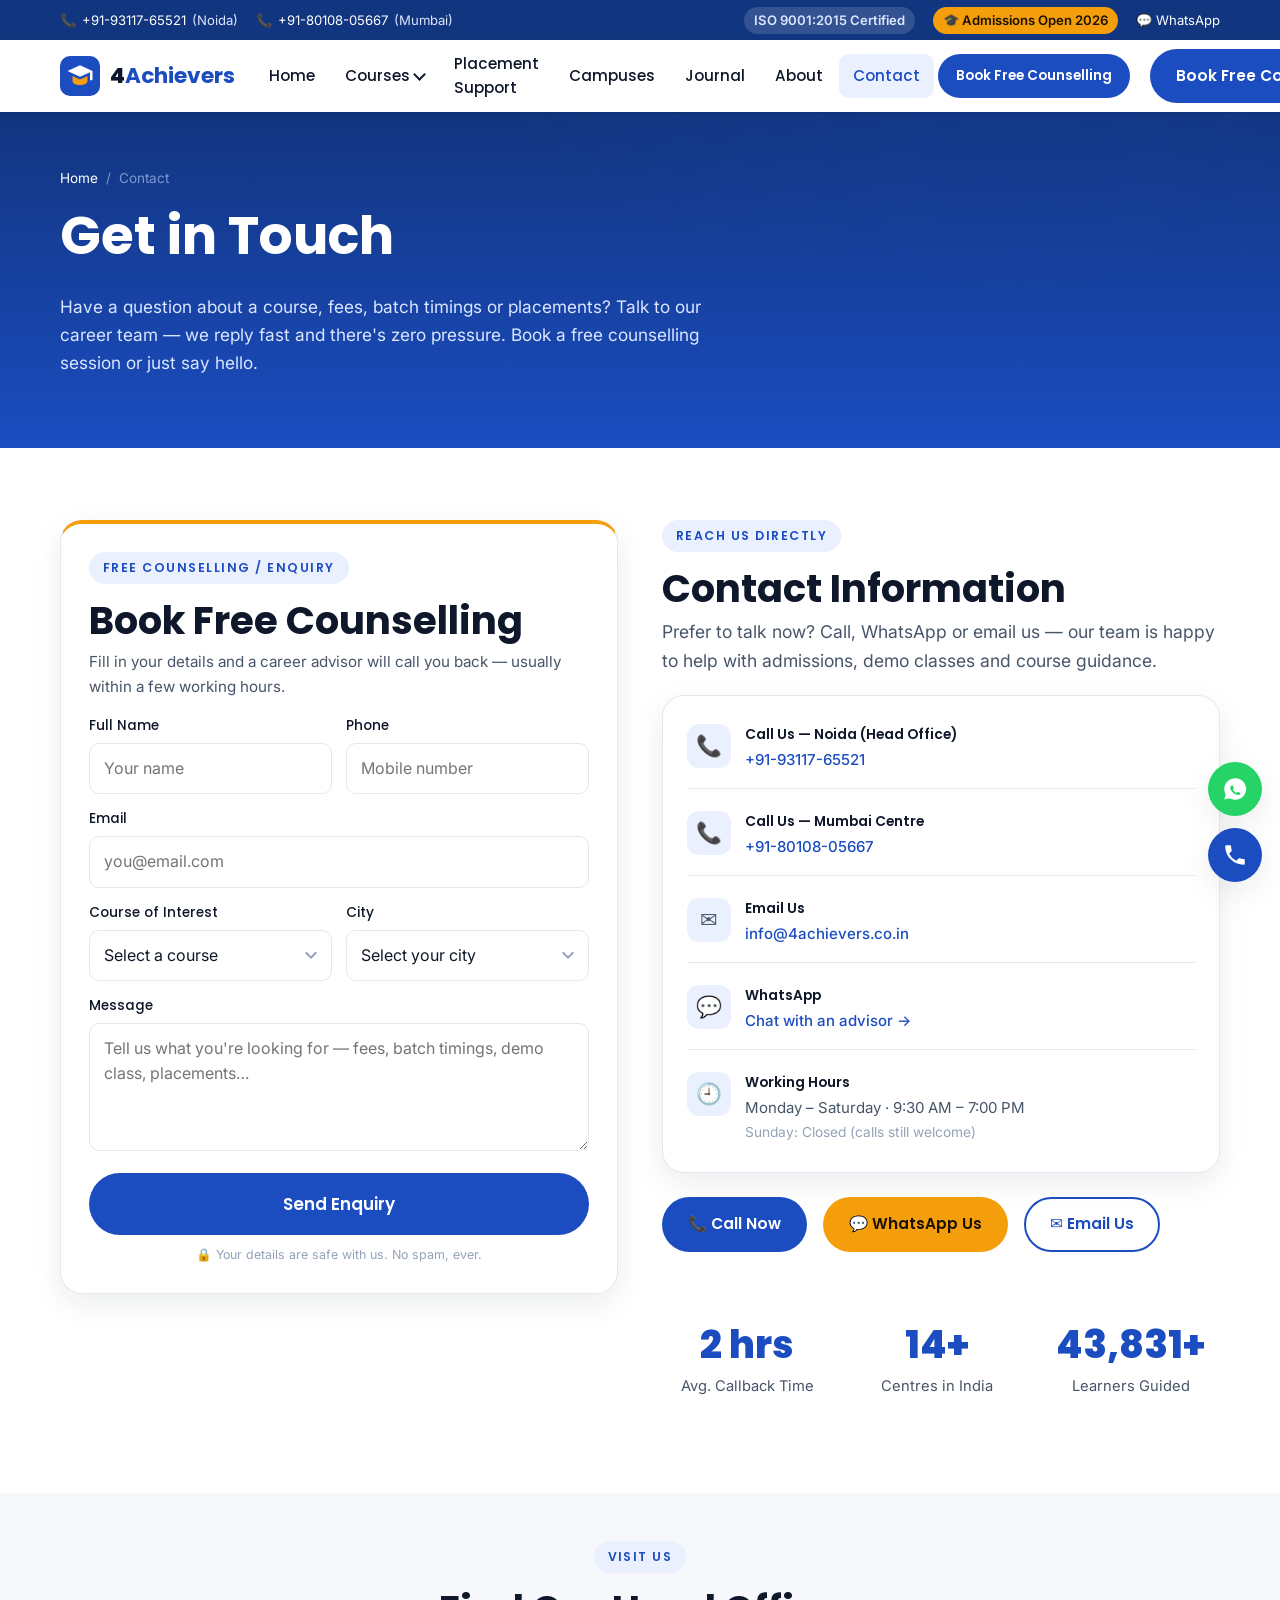
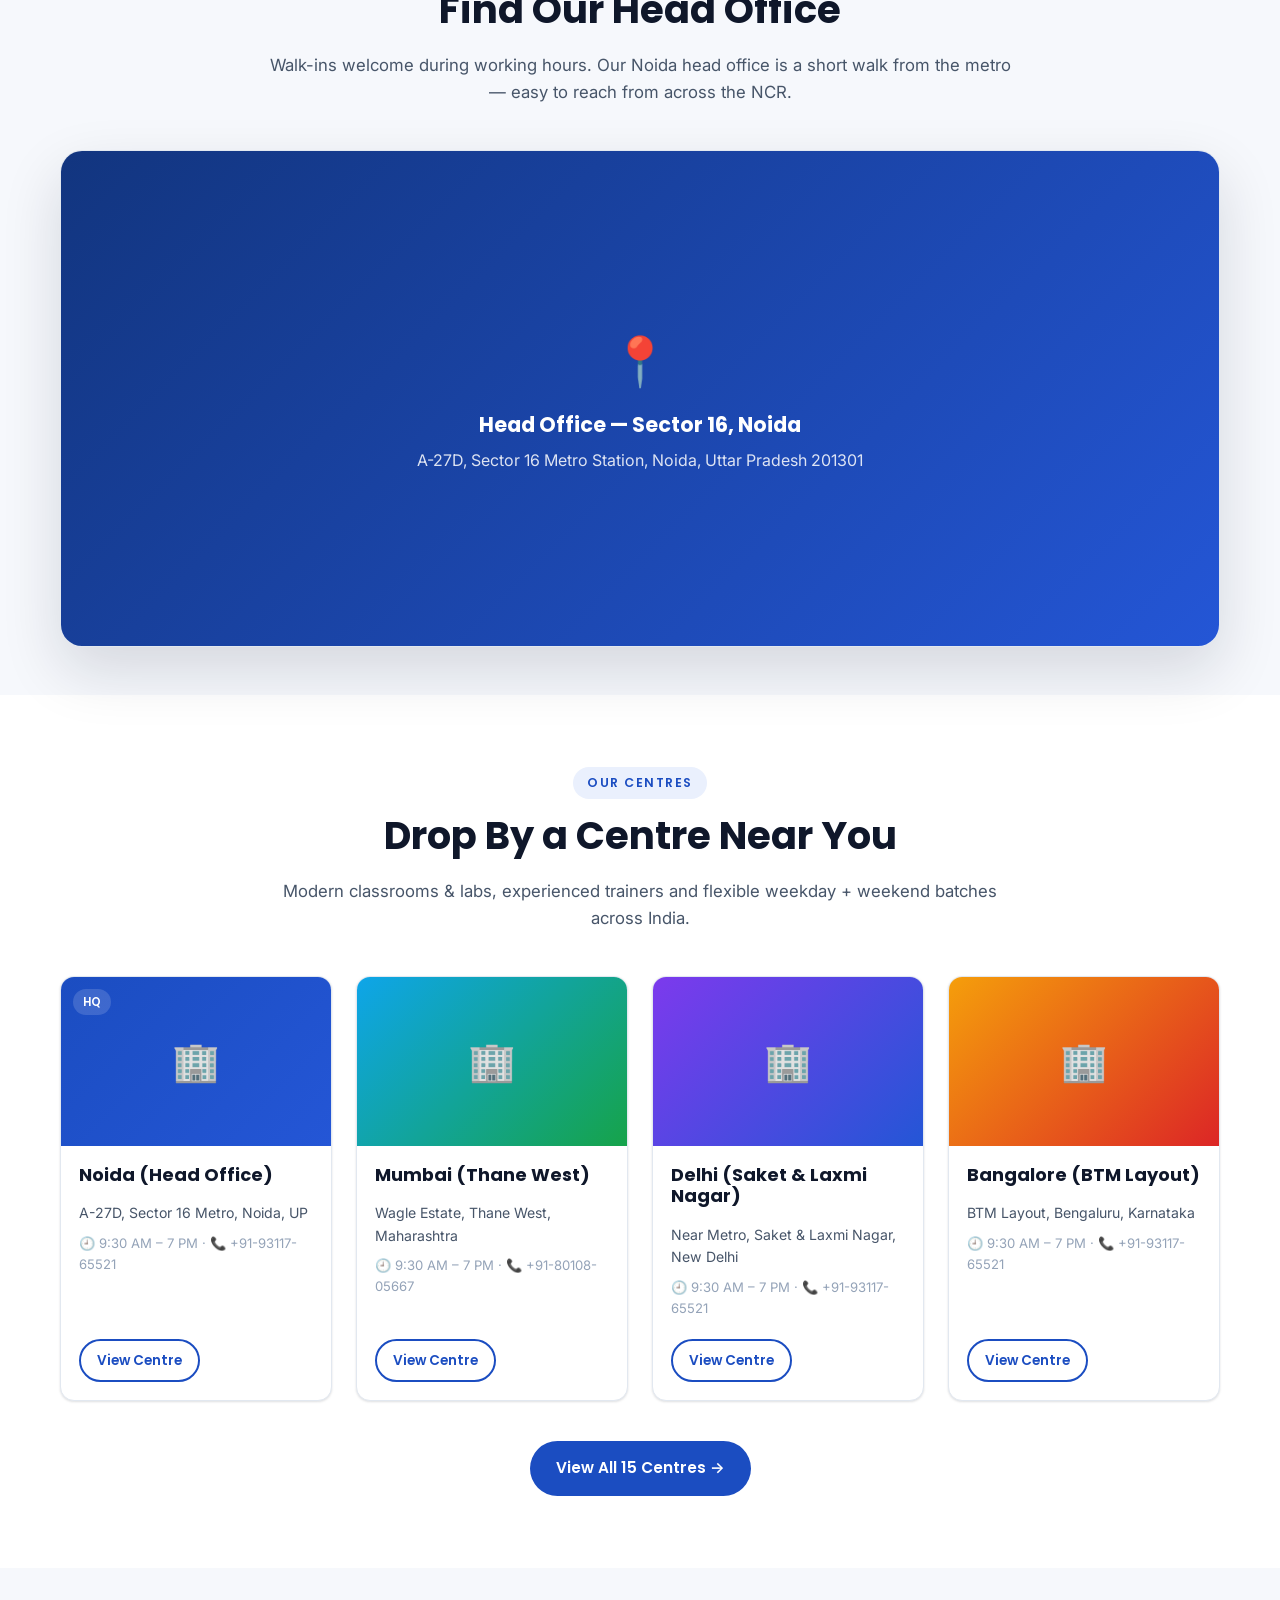
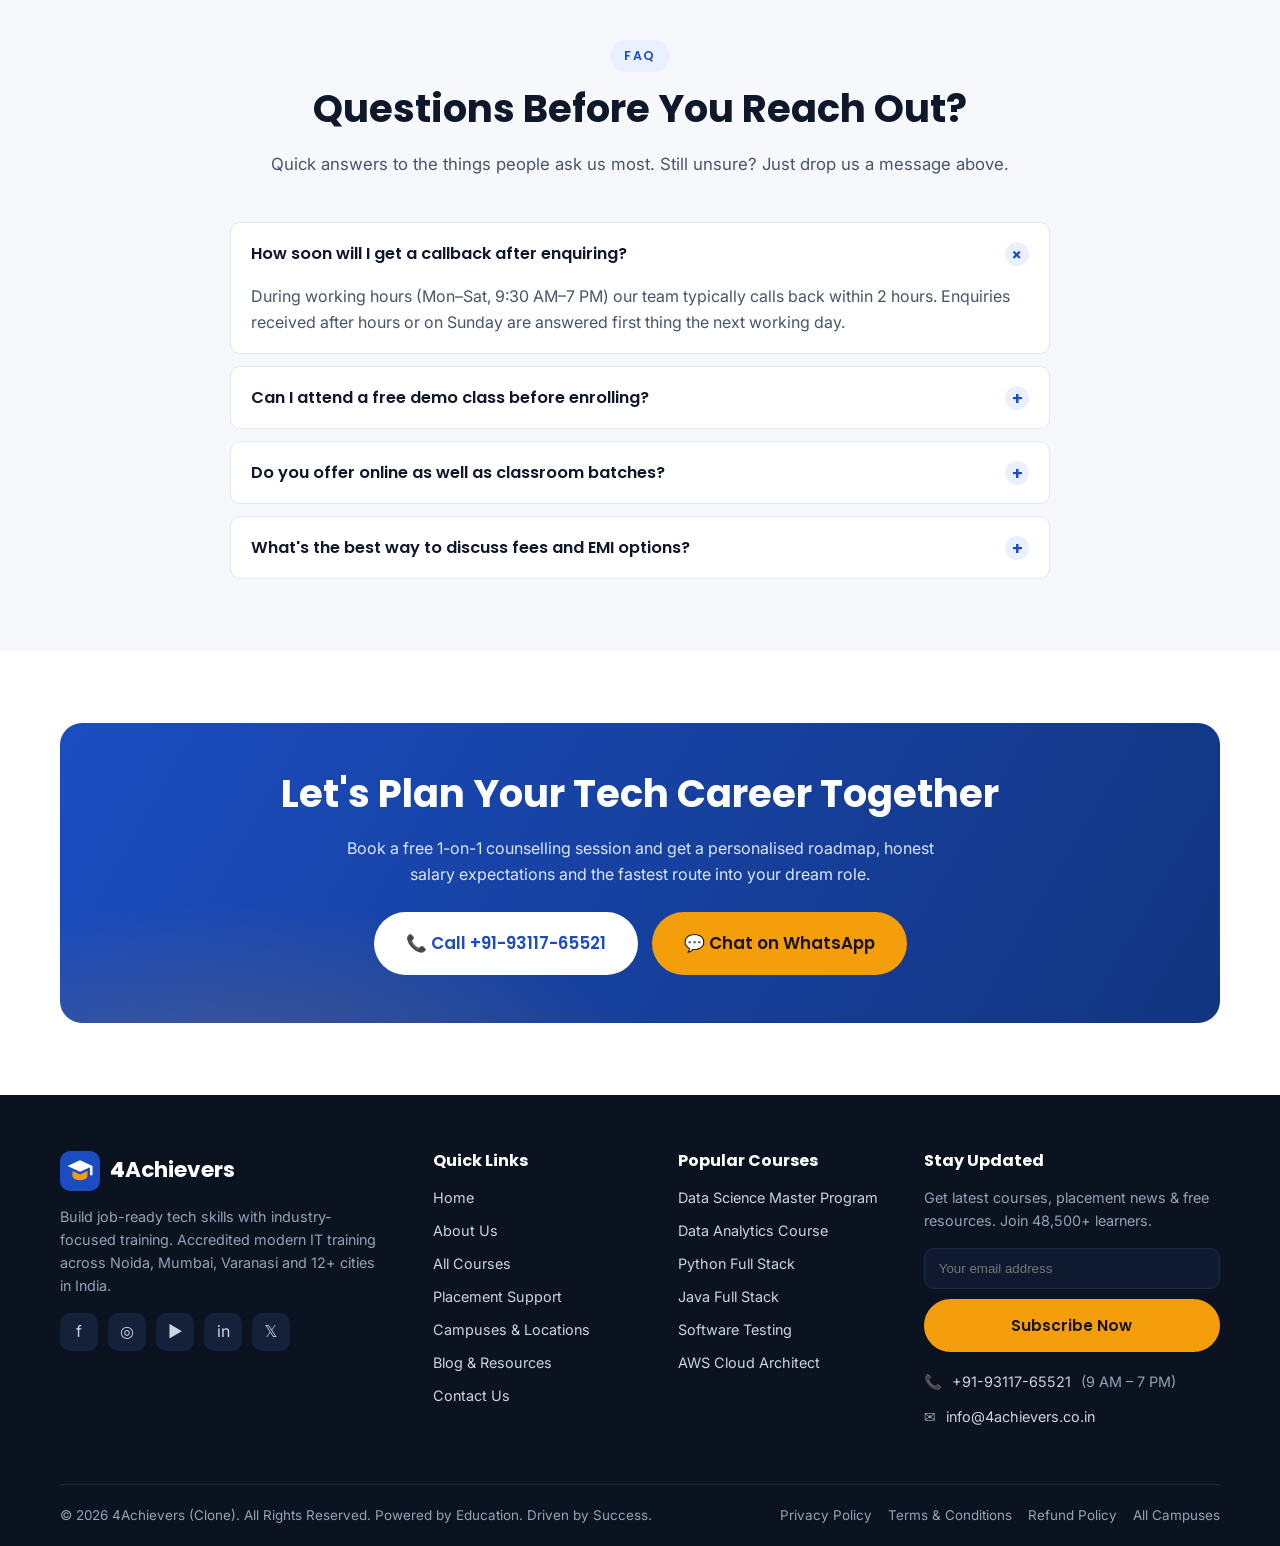
<file: contact.html>
<!DOCTYPE html>
<html lang="en">
<head>
  <meta charset="UTF-8" />
  <meta name="viewport" content="width=device-width, initial-scale=1.0" />
  <title>Contact Us — 4Achievers</title>
  <meta name="description" content="Get in touch with 4Achievers for free career counselling, course enquiries & admissions. Call +91-93117-65521, WhatsApp us, or visit our Noida & Mumbai centres." />
  <link rel="icon" href="assets/img/logo.svg" type="image/svg+xml" />
  <link rel="preconnect" href="https://fonts.googleapis.com" />
  <link rel="preconnect" href="https://fonts.gstatic.com" crossorigin />
  <link href="https://fonts.googleapis.com/css2?family=Inter:wght@400;500;600;700&family=Poppins:wght@500;600;700;800&display=swap" rel="stylesheet" />
  <link rel="stylesheet" href="css/styles.css" />
  <style>
    /* page-specific tweaks for contact.html */
    .contact-info { list-style: none; margin: 0; padding: 0; display: flex; flex-direction: column; gap: 6px; }
    .contact-info li { display: flex; gap: 14px; align-items: flex-start; padding: 16px 0; border-bottom: 1px solid var(--line); }
    .contact-info li:last-child { border-bottom: none; }
    .contact-info .ci-ico { flex: none; width: 44px; height: 44px; border-radius: 12px; display: grid; place-items: center; background: var(--brand-light); font-size: 1.3rem; }
    .contact-info .ci-label { font-family: var(--head); font-weight: 600; color: var(--ink); font-size: .86rem; margin-bottom: 2px; }
    .contact-info .ci-value { color: var(--body); font-size: .94rem; }
    .contact-info .ci-value a { color: var(--brand); font-weight: 500; }
  </style>
</head>
<body>
  <div id="site-header"></div>

  <!-- ===================== PAGE HERO ===================== -->
  <section class="page-hero">
    <div class="container">
      <div class="breadcrumb">
        <a href="index.html">Home</a> <span>/</span> <span>Contact</span>
      </div>
      <h1>Get in Touch</h1>
      <p>Have a question about a course, fees, batch timings or placements? Talk to our career team — we reply fast and there's zero pressure. Book a free counselling session or just say hello.</p>
    </div>
  </section>

  <!-- ===================== ENQUIRY FORM + INFO ===================== -->
  <section class="section">
    <div class="container grid grid--2" style="align-items:start;gap:44px">

      <!-- LEFT: Enquiry form -->
      <div class="form-card form-card--accent" data-reveal>
        <span class="eyebrow">Free Counselling / Enquiry</span>
        <h2 style="margin-bottom:6px">Book Free Counselling</h2>
        <p style="font-size:.95rem">Fill in your details and a career advisor will call you back — usually within a few working hours.</p>
        <form onsubmit="return window.FA.fakeSubmit(event,'Thanks! Your enquiry is in — a career advisor will call you shortly.')">
          <div class="form__row">
            <div class="form__group">
              <label class="form__label" for="c-name">Full Name</label>
              <input class="form__control" id="c-name" type="text" placeholder="Your name" required>
            </div>
            <div class="form__group">
              <label class="form__label" for="c-phone">Phone</label>
              <input class="form__control" id="c-phone" type="tel" placeholder="Mobile number" required>
            </div>
          </div>
          <div class="form__group">
            <label class="form__label" for="c-email">Email</label>
            <input class="form__control" id="c-email" type="email" placeholder="you@email.com" required>
          </div>
          <div class="form__row">
            <div class="form__group">
              <label class="form__label" for="c-course">Course of Interest</label>
              <select class="form__control" id="c-course" required>
                <option value="">Select a course</option>
                <option>Data Science Master Program</option>
                <option>Data Analytics</option>
                <option>Python Full Stack</option>
                <option>Java Full Stack</option>
                <option>Software Testing</option>
                <option>AWS Cloud Architect</option>
                <option>UI/UX Design</option>
                <option>Cyber Security</option>
                <option>Not Sure Yet</option>
              </select>
            </div>
            <div class="form__group">
              <label class="form__label" for="c-city">City</label>
              <select class="form__control" id="c-city" required>
                <option value="">Select your city</option>
                <option>Noida</option>
                <option>Mumbai</option>
                <option>Delhi</option>
                <option>Bangalore</option>
                <option>Gurugram</option>
                <option>Pune</option>
                <option>Hyderabad</option>
                <option>Online (Anywhere)</option>
                <option>Other</option>
              </select>
            </div>
          </div>
          <div class="form__group">
            <label class="form__label" for="c-msg">Message</label>
            <textarea class="form__control" id="c-msg" rows="4" placeholder="Tell us what you're looking for — fees, batch timings, demo class, placements…"></textarea>
          </div>
          <button class="btn btn--primary btn--block btn--lg" type="submit">Send Enquiry</button>
          <p class="form__hint">🔒 Your details are safe with us. No spam, ever.</p>
        </form>
      </div>

      <!-- RIGHT: Contact info panel -->
      <div data-reveal>
        <span class="eyebrow">Reach Us Directly</span>
        <h2 style="margin-bottom:6px">Contact Information</h2>
        <p class="lead">Prefer to talk now? Call, WhatsApp or email us — our team is happy to help with admissions, demo classes and course guidance.</p>

        <div class="form-card" style="padding:12px 24px;margin-top:20px">
          <ul class="contact-info">
            <li>
              <span class="ci-ico">📞</span>
              <div>
                <div class="ci-label">Call Us — Noida (Head Office)</div>
                <div class="ci-value"><a href="tel:+919311765521">+91-93117-65521</a></div>
              </div>
            </li>
            <li>
              <span class="ci-ico">📞</span>
              <div>
                <div class="ci-label">Call Us — Mumbai Centre</div>
                <div class="ci-value"><a href="tel:+918010805667">+91-80108-05667</a></div>
              </div>
            </li>
            <li>
              <span class="ci-ico">✉️</span>
              <div>
                <div class="ci-label">Email Us</div>
                <div class="ci-value"><a href="mailto:info@4achievers.co.in">info@4achievers.co.in</a></div>
              </div>
            </li>
            <li>
              <span class="ci-ico">💬</span>
              <div>
                <div class="ci-label">WhatsApp</div>
                <div class="ci-value"><a href="https://wa.me/919311765521" target="_blank" rel="noopener">Chat with an advisor →</a></div>
              </div>
            </li>
            <li>
              <span class="ci-ico">🕘</span>
              <div>
                <div class="ci-label">Working Hours</div>
                <div class="ci-value">Monday – Saturday · 9:30 AM – 7:00 PM<br><span style="color:var(--muted);font-size:.86rem">Sunday: Closed (calls still welcome)</span></div>
              </div>
            </li>
          </ul>
        </div>

        <!-- Quick-action buttons -->
        <div class="flex gap-2 wrap mt-3">
          <a class="btn btn--primary" href="tel:+919311765521">📞 Call Now</a>
          <a class="btn btn--accent" href="https://wa.me/919311765521" target="_blank" rel="noopener">💬 WhatsApp Us</a>
          <a class="btn btn--secondary" href="mailto:info@4achievers.co.in">✉️ Email Us</a>
        </div>

        <!-- Trust stats -->
        <div class="stats mt-4" style="grid-template-columns:repeat(3,1fr)">
          <div class="stat"><div class="stat__num" data-count="2" data-suffix=" hrs">0</div><div class="stat__label">Avg. Callback Time</div></div>
          <div class="stat"><div class="stat__num" data-count="15" data-suffix="+">0</div><div class="stat__label">Centres in India</div></div>
          <div class="stat"><div class="stat__num" data-count="48500" data-suffix="+">0</div><div class="stat__label">Learners Guided</div></div>
        </div>
      </div>
    </div>
  </section>

  <!-- ===================== MAP PLACEHOLDER ===================== -->
  <section class="section section--alt section--tight">
    <div class="container">
      <div class="section__head">
        <span class="eyebrow">Visit Us</span>
        <h2>Find Our Head Office</h2>
        <p>Walk-ins welcome during working hours. Our Noida head office is a short walk from the metro — easy to reach from across the NCR.</p>
      </div>
      <div class="hero__card" data-reveal style="aspect-ratio:21/9;padding:0">
        <div class="media-ph" style="background:linear-gradient(135deg,#12357f,#2456d6)">
          <div style="text-align:center;padding:24px">
            <div style="font-size:3rem">📍</div>
            <div style="font-family:var(--head);font-weight:700;font-size:1.3rem;margin-top:8px">Head Office — Sector 16, Noida</div>
            <div style="opacity:.85;margin-top:6px">A-27D, Sector 16 Metro Station, Noida, Uttar Pradesh 201301</div>
          </div>
        </div>
      </div>
    </div>
  </section>

  <!-- ===================== CAMPUS QUICK CARDS ===================== -->
  <section class="section">
    <div class="container">
      <div class="section__head">
        <span class="eyebrow">Our Centres</span>
        <h2>Drop By a Centre Near You</h2>
        <p>Modern classrooms &amp; labs, experienced trainers and flexible weekday + weekend batches across India.</p>
      </div>
      <div class="grid grid--4">
        <article class="campus-card" data-reveal>
          <div class="campus-card__media" style="background:linear-gradient(135deg,#1b4dc1,#2456d6)"><span style="font-size:2.4rem">🏢</span><span class="badge badge--dark campus-card__badge">HQ</span></div>
          <div class="campus-card__body">
            <h3 class="card__title">Noida (Head Office)</h3>
            <p class="campus-card__addr">A-27D, Sector 16 Metro, Noida, UP</p>
            <div class="card__meta">🕘 9:30 AM – 7 PM · 📞 +91-93117-65521</div>
            <div class="campus-card__row"><a class="btn btn--secondary btn--sm" href="campuses.html">View Centre</a></div>
          </div>
        </article>
        <article class="campus-card" data-reveal>
          <div class="campus-card__media" style="background:linear-gradient(135deg,#0ea5e9,#16a34a)"><span style="font-size:2.4rem">🏢</span></div>
          <div class="campus-card__body">
            <h3 class="card__title">Mumbai (Thane West)</h3>
            <p class="campus-card__addr">Wagle Estate, Thane West, Maharashtra</p>
            <div class="card__meta">🕘 9:30 AM – 7 PM · 📞 +91-80108-05667</div>
            <div class="campus-card__row"><a class="btn btn--secondary btn--sm" href="campuses.html">View Centre</a></div>
          </div>
        </article>
        <article class="campus-card" data-reveal>
          <div class="campus-card__media" style="background:linear-gradient(135deg,#7c3aed,#2456d6)"><span style="font-size:2.4rem">🏢</span></div>
          <div class="campus-card__body">
            <h3 class="card__title">Delhi (Saket &amp; Laxmi Nagar)</h3>
            <p class="campus-card__addr">Near Metro, Saket &amp; Laxmi Nagar, New Delhi</p>
            <div class="card__meta">🕘 9:30 AM – 7 PM · 📞 +91-93117-65521</div>
            <div class="campus-card__row"><a class="btn btn--secondary btn--sm" href="campuses.html">View Centre</a></div>
          </div>
        </article>
        <article class="campus-card" data-reveal>
          <div class="campus-card__media" style="background:linear-gradient(135deg,#f59e0b,#dc2626)"><span style="font-size:2.4rem">🏢</span></div>
          <div class="campus-card__body">
            <h3 class="card__title">Bangalore (BTM Layout)</h3>
            <p class="campus-card__addr">BTM Layout, Bengaluru, Karnataka</p>
            <div class="card__meta">🕘 9:30 AM – 7 PM · 📞 +91-93117-65521</div>
            <div class="campus-card__row"><a class="btn btn--secondary btn--sm" href="campuses.html">View Centre</a></div>
          </div>
        </article>
      </div>
      <div class="text-center mt-4"><a class="btn btn--primary" href="campuses.html">View All 15 Centres →</a></div>
    </div>
  </section>

  <!-- ===================== FAQ ===================== -->
  <section class="section section--alt">
    <div class="container">
      <div class="section__head">
        <span class="eyebrow">FAQ</span>
        <h2>Questions Before You Reach Out?</h2>
        <p>Quick answers to the things people ask us most. Still unsure? Just drop us a message above.</p>
      </div>
      <div class="accordion" data-single>
        <div class="accordion__item is-open">
          <button class="accordion__btn">How soon will I get a callback after enquiring?<span class="ico">+</span></button>
          <div class="accordion__panel" style="max-height:200px"><p>During working hours (Mon–Sat, 9:30 AM–7 PM) our team typically calls back within 2 hours. Enquiries received after hours or on Sunday are answered first thing the next working day.</p></div>
        </div>
        <div class="accordion__item">
          <button class="accordion__btn">Can I attend a free demo class before enrolling?<span class="ico">+</span></button>
          <div class="accordion__panel"><p>Yes. We offer a free demo class for every program so you can experience the teaching style, meet a mentor and see the curriculum before you decide. Mention "demo class" in your message and we'll arrange it.</p></div>
        </div>
        <div class="accordion__item">
          <button class="accordion__btn">Do you offer online as well as classroom batches?<span class="ico">+</span></button>
          <div class="accordion__panel"><p>Both. You can learn at any of our 15+ centres across India or join live online batches from anywhere, with the same mentors, projects and placement support either way.</p></div>
        </div>
        <div class="accordion__item">
          <button class="accordion__btn">What's the best way to discuss fees and EMI options?<span class="ico">+</span></button>
          <div class="accordion__panel"><p>Fees vary by program and we run regular scholarships plus no-cost EMI options. The fastest way is to call <a href="tel:+919311765521">+91-93117-65521</a> or message us on <a href="https://wa.me/919311765521" target="_blank" rel="noopener">WhatsApp</a>, and an advisor will walk you through the plans that fit your budget.</p></div>
        </div>
      </div>
    </div>
  </section>

  <!-- ===================== FINAL CTA ===================== -->
  <section class="section">
    <div class="container">
      <div class="cta-band" data-reveal>
        <h2>Let's Plan Your Tech Career Together</h2>
        <p>Book a free 1-on-1 counselling session and get a personalised roadmap, honest salary expectations and the fastest route into your dream role.</p>
        <div class="cta-actions">
          <a class="btn btn--light btn--lg" href="tel:+919311765521">📞 Call +91-93117-65521</a>
          <a class="btn btn--accent btn--lg" href="https://wa.me/919311765521" target="_blank" rel="noopener">💬 Chat on WhatsApp</a>
        </div>
      </div>
    </div>
  </section>

  <div id="site-footer"></div>
  <script src="js/layout.js"></script>
  <script src="js/main.js"></script>
</body>
</html>
</file>
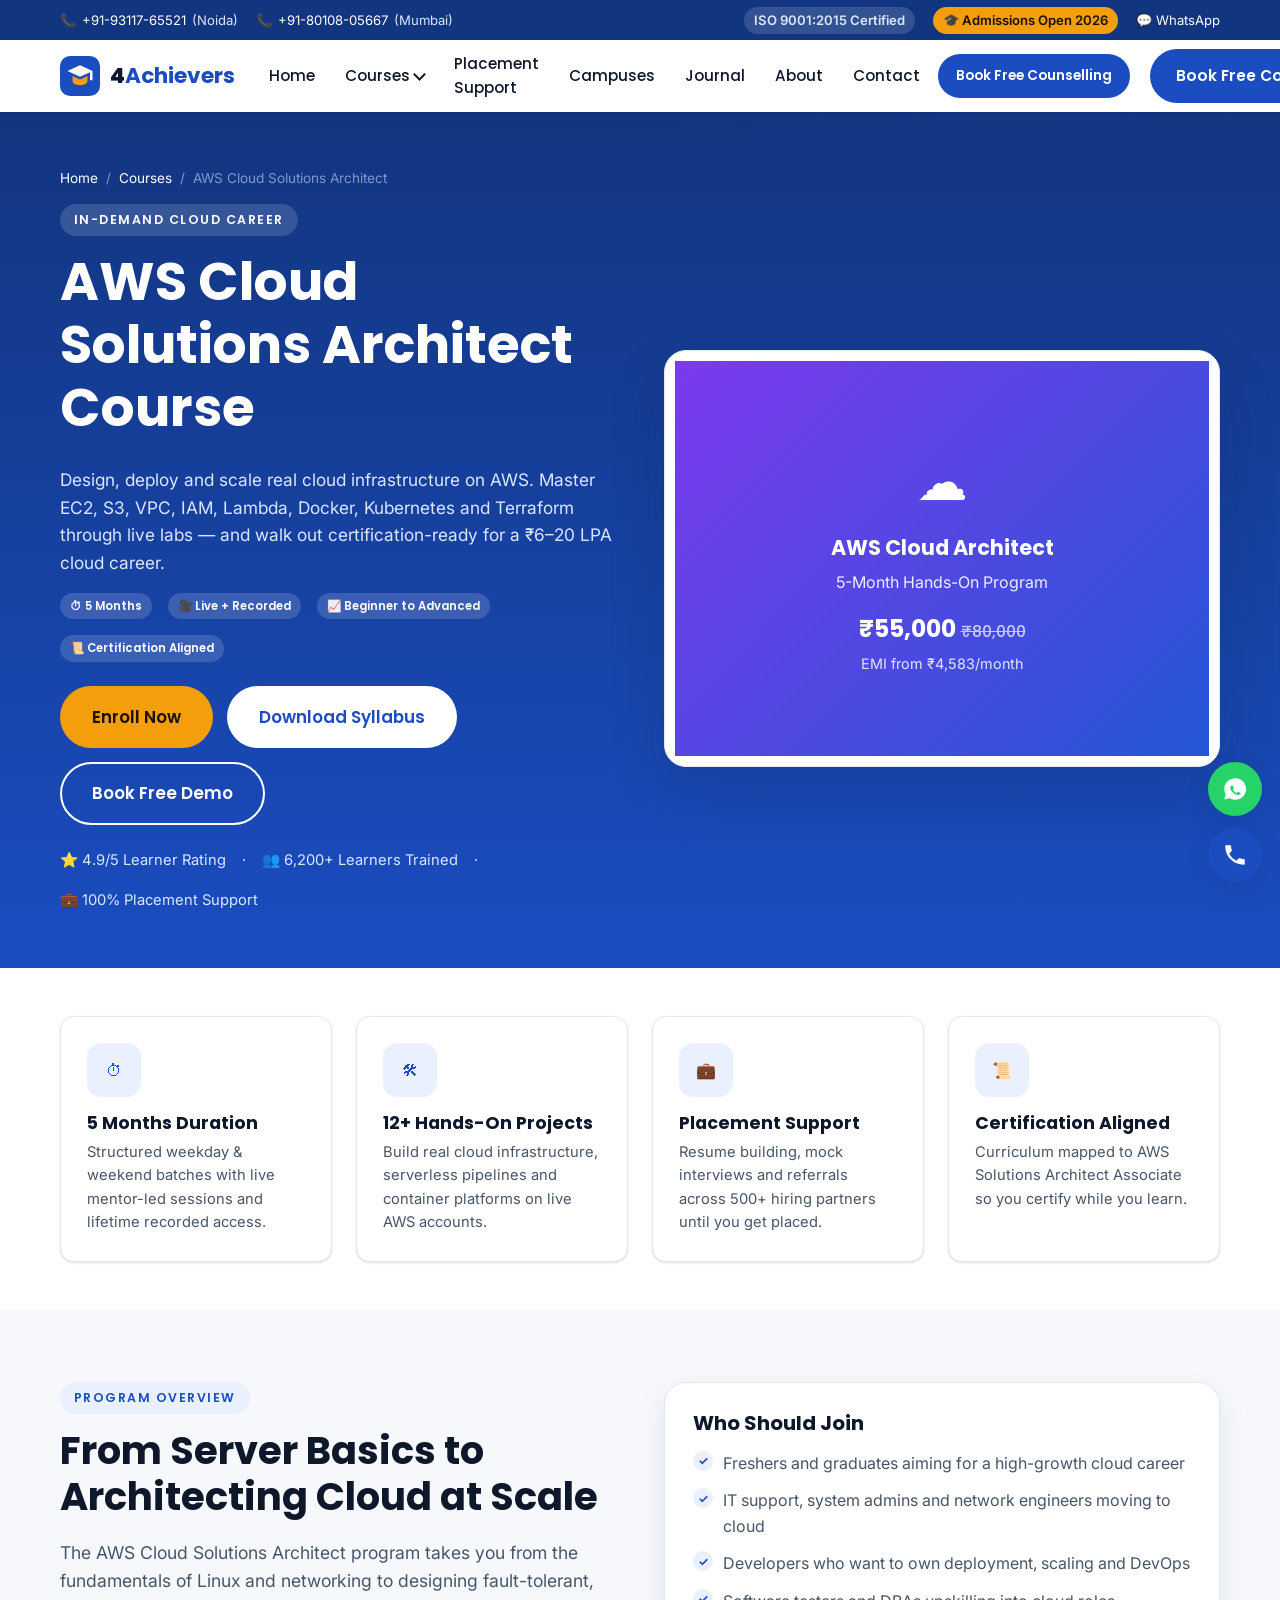
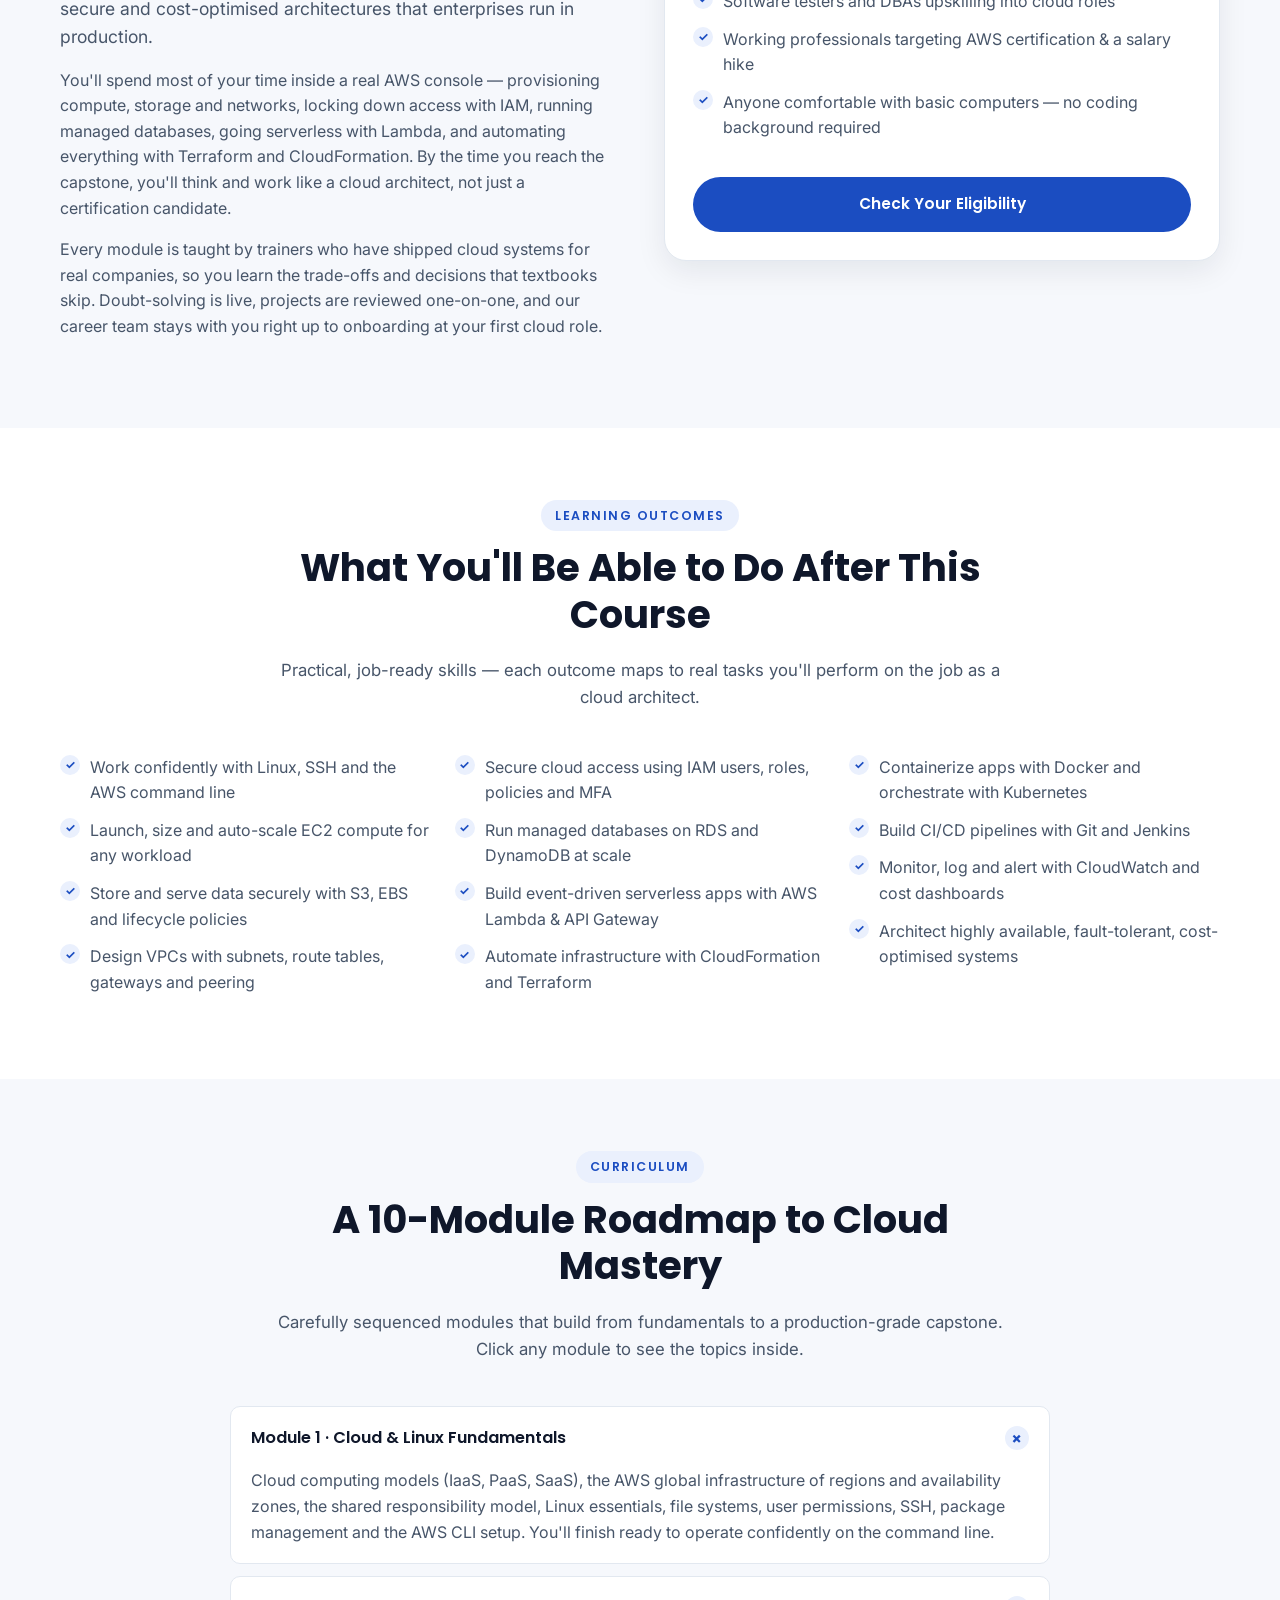
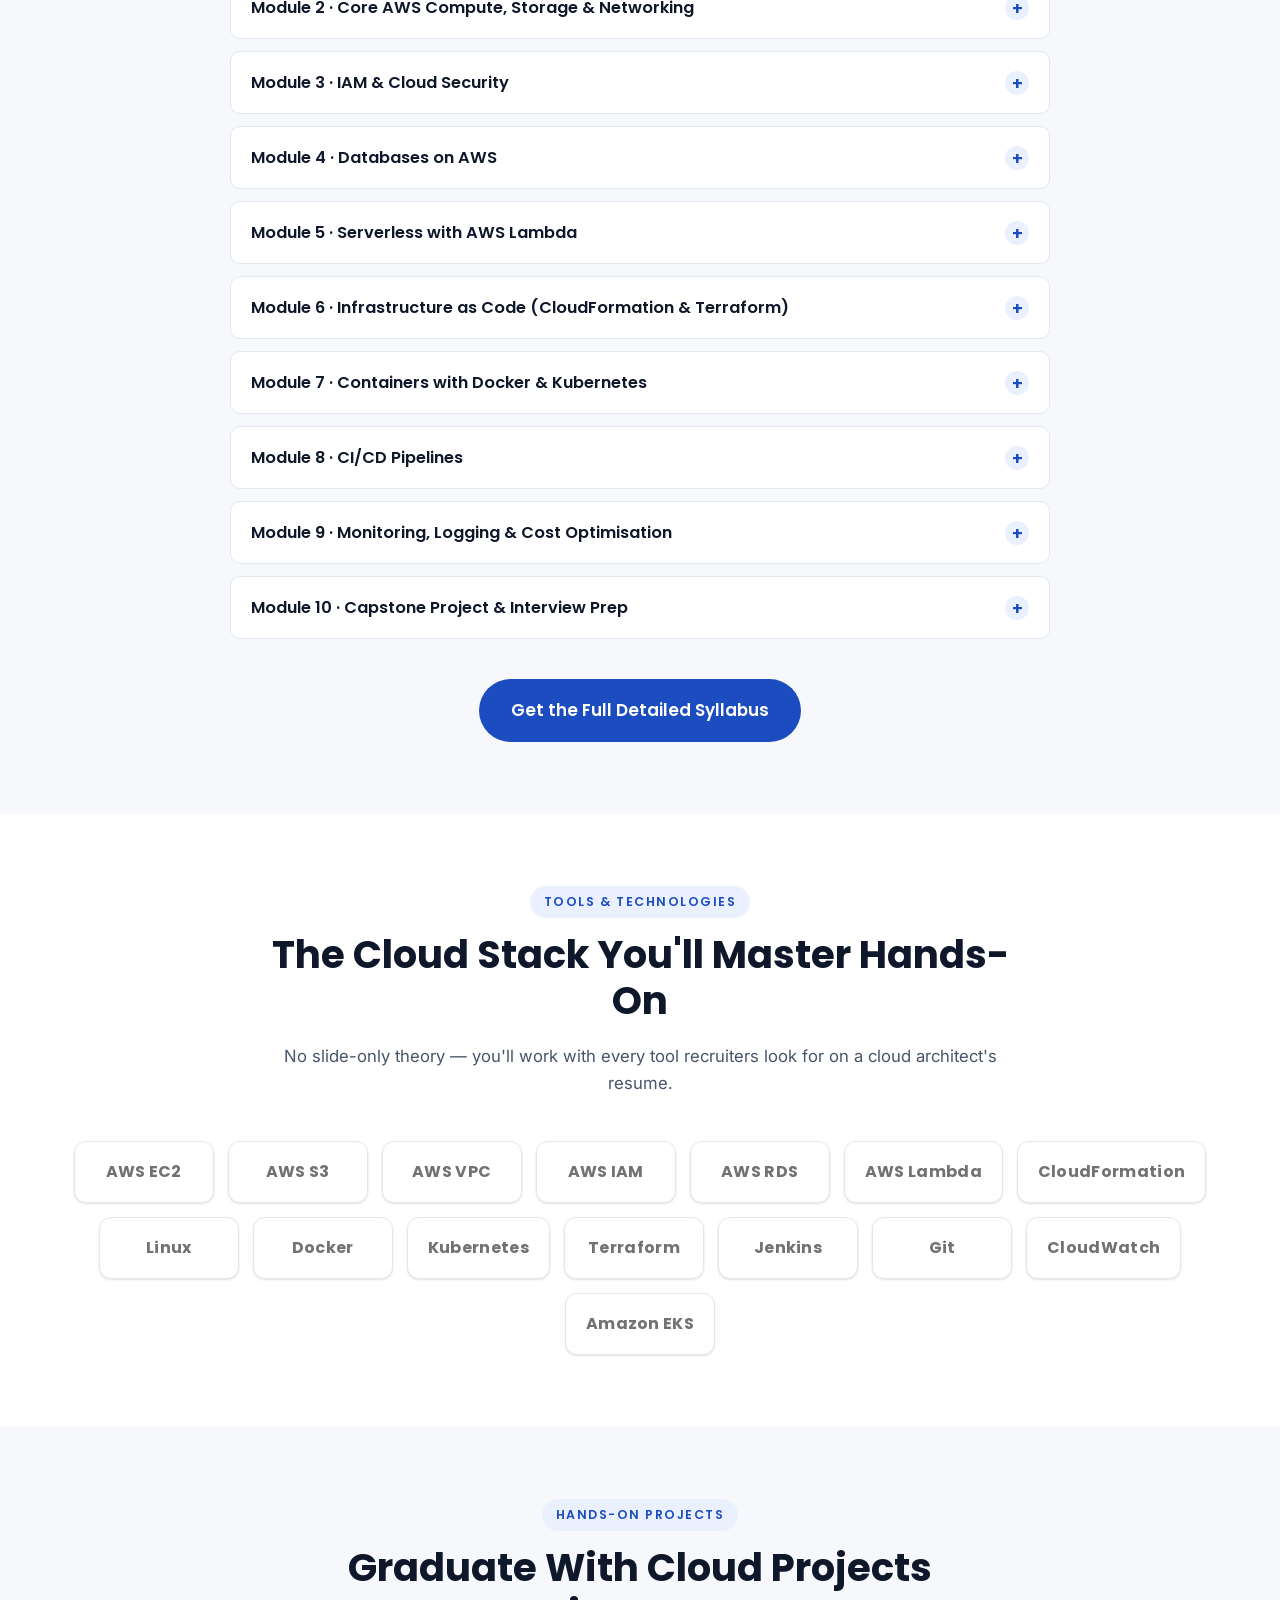
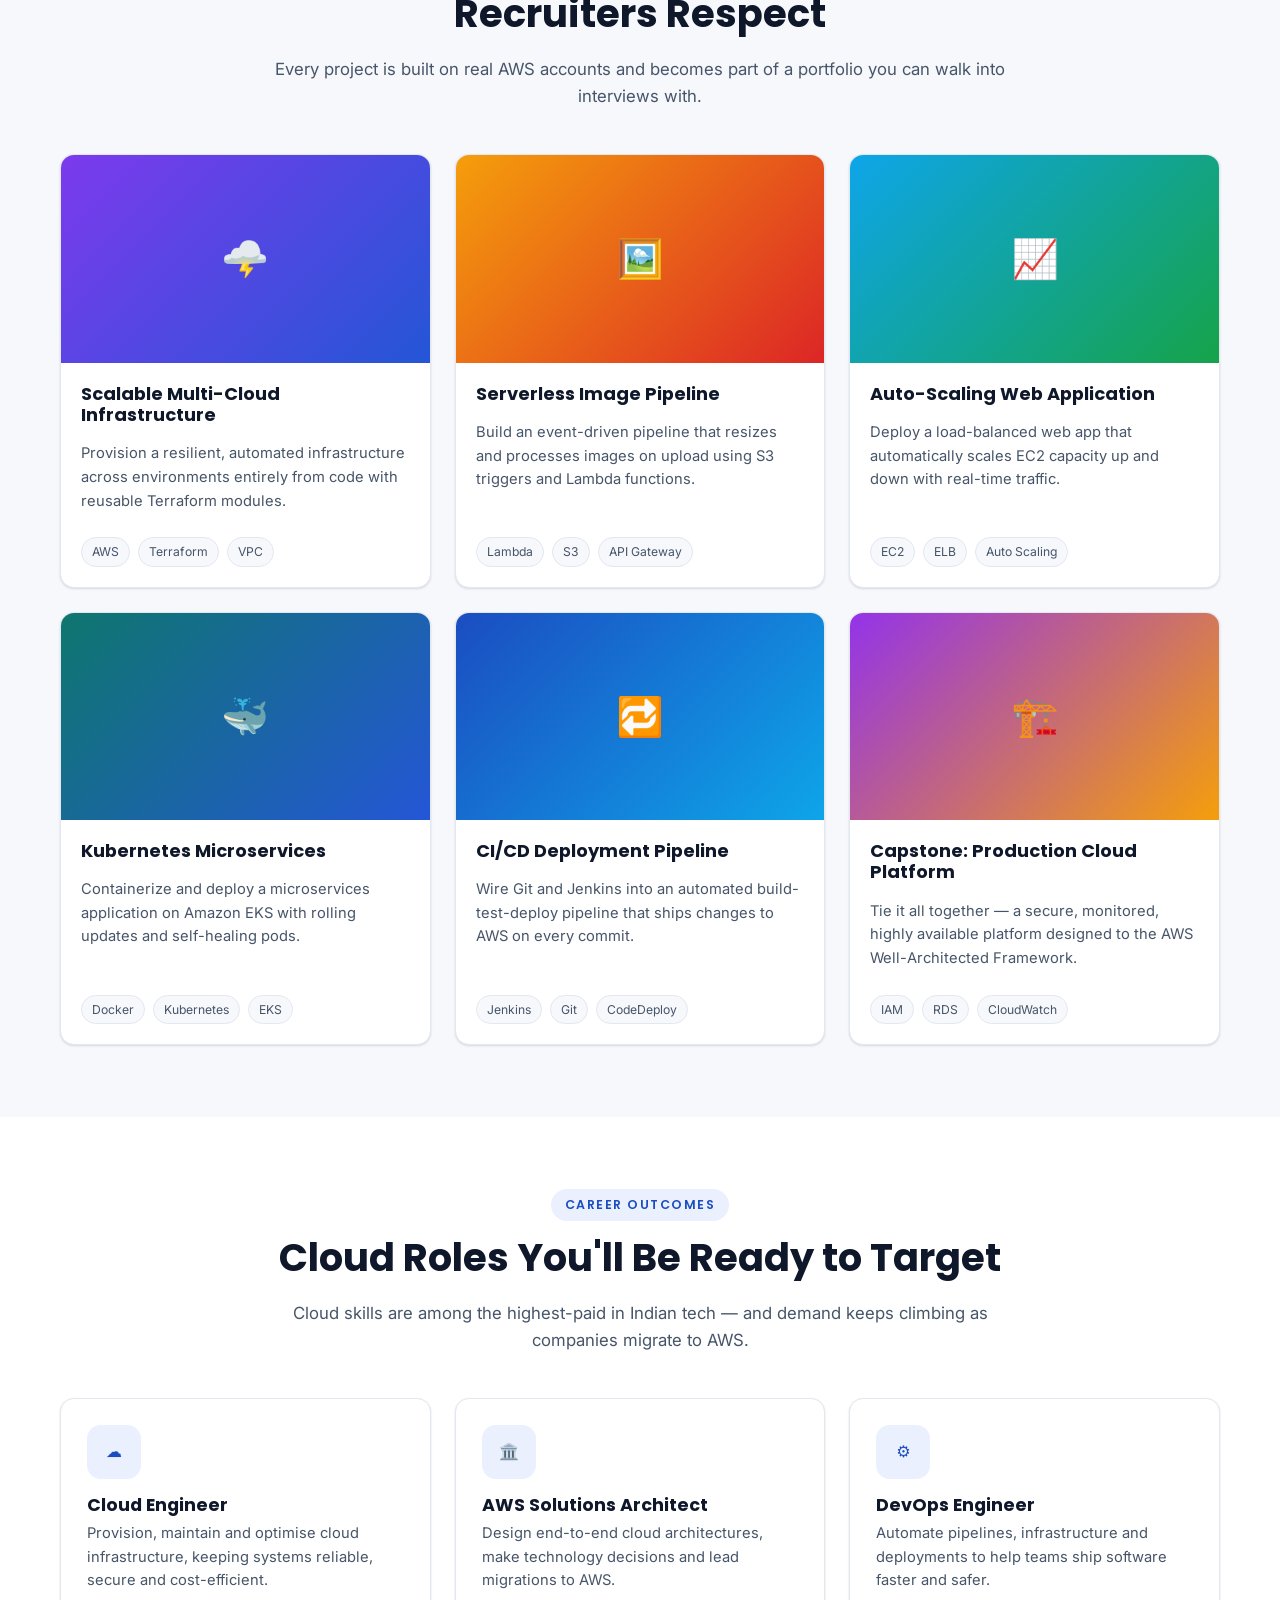
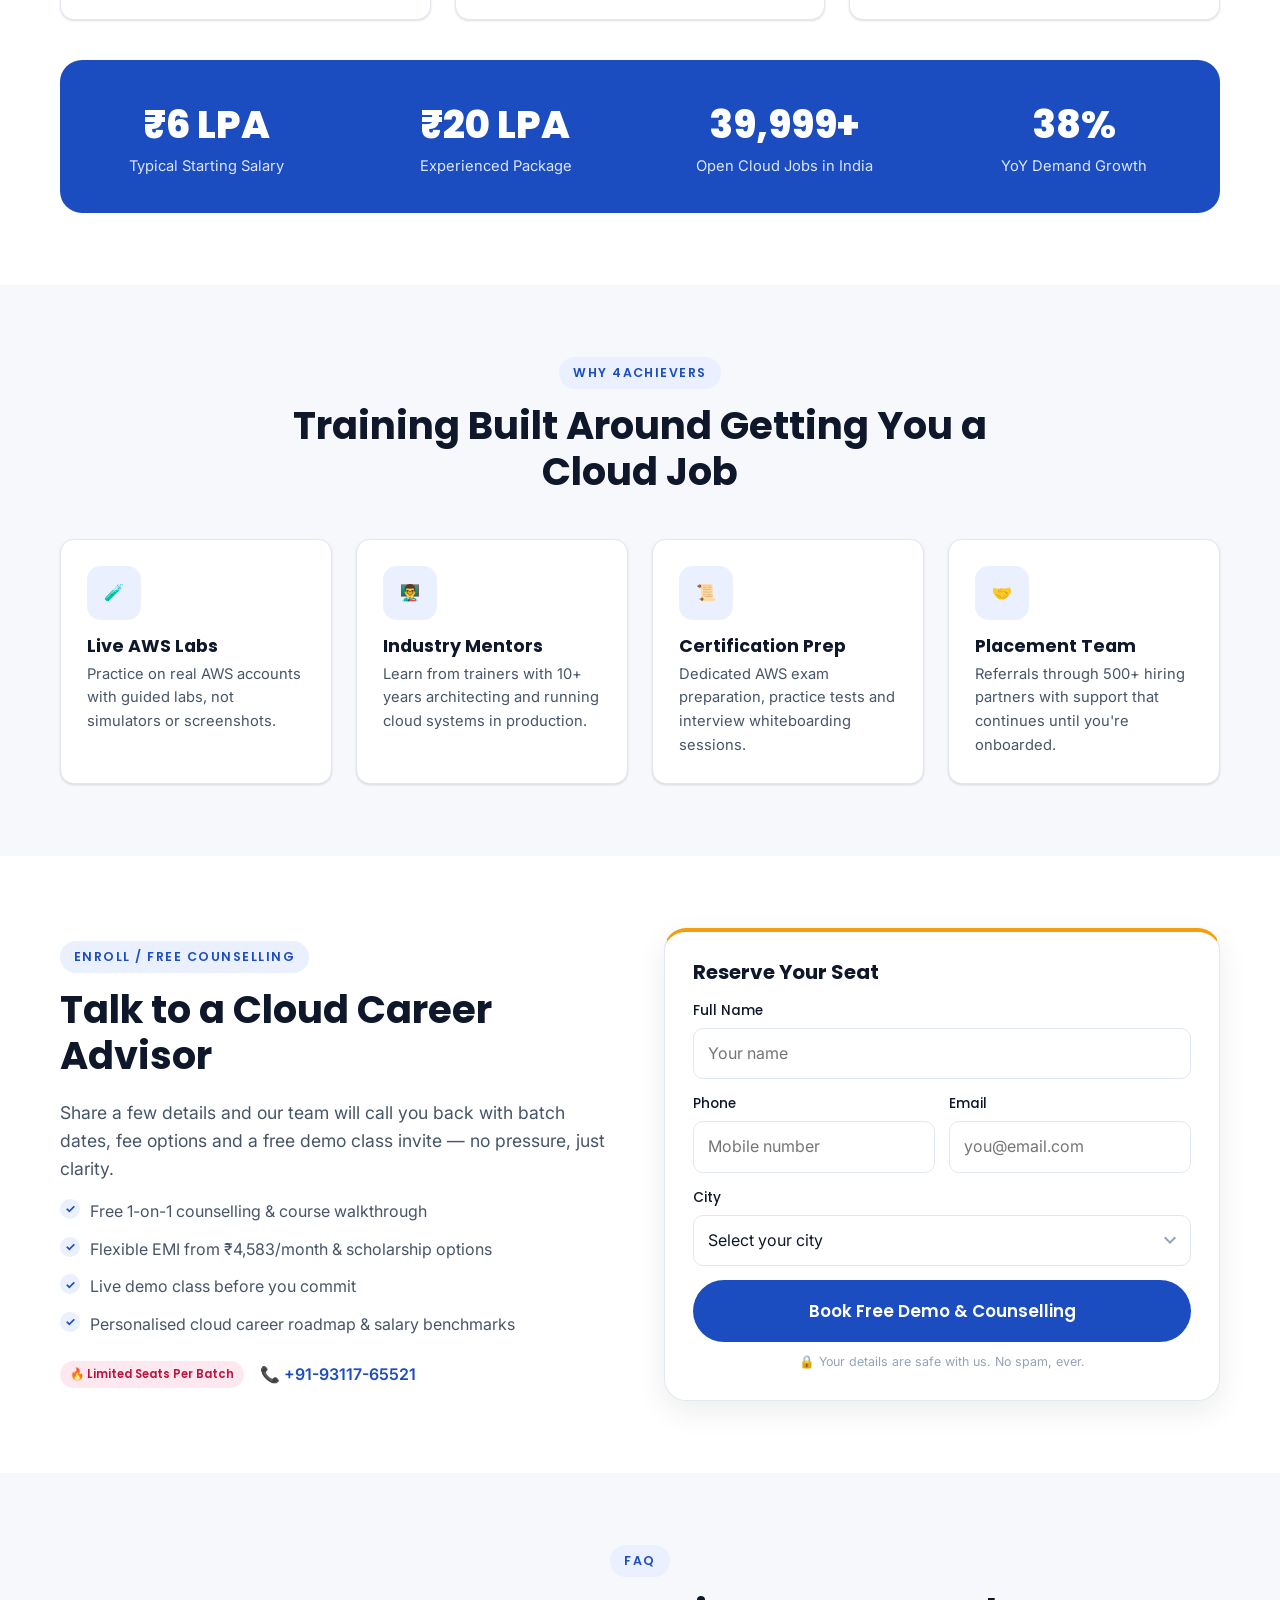
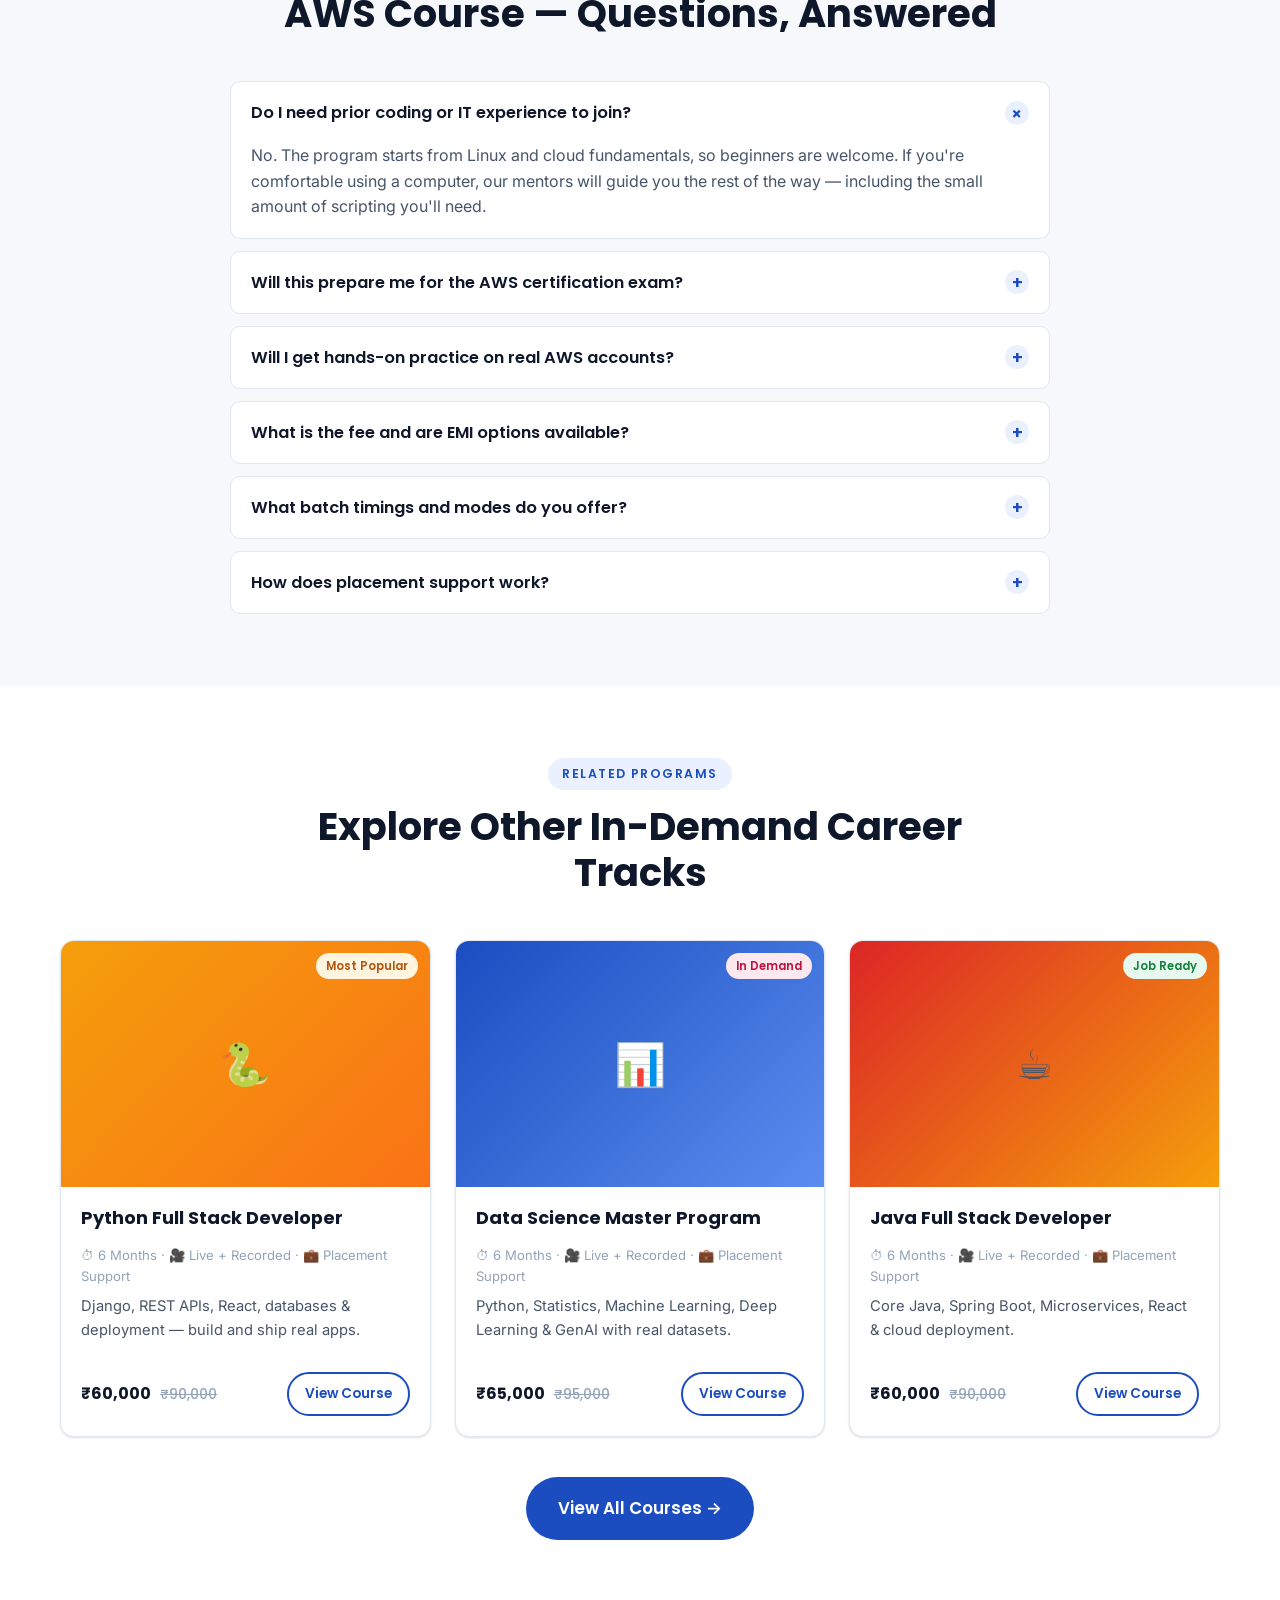
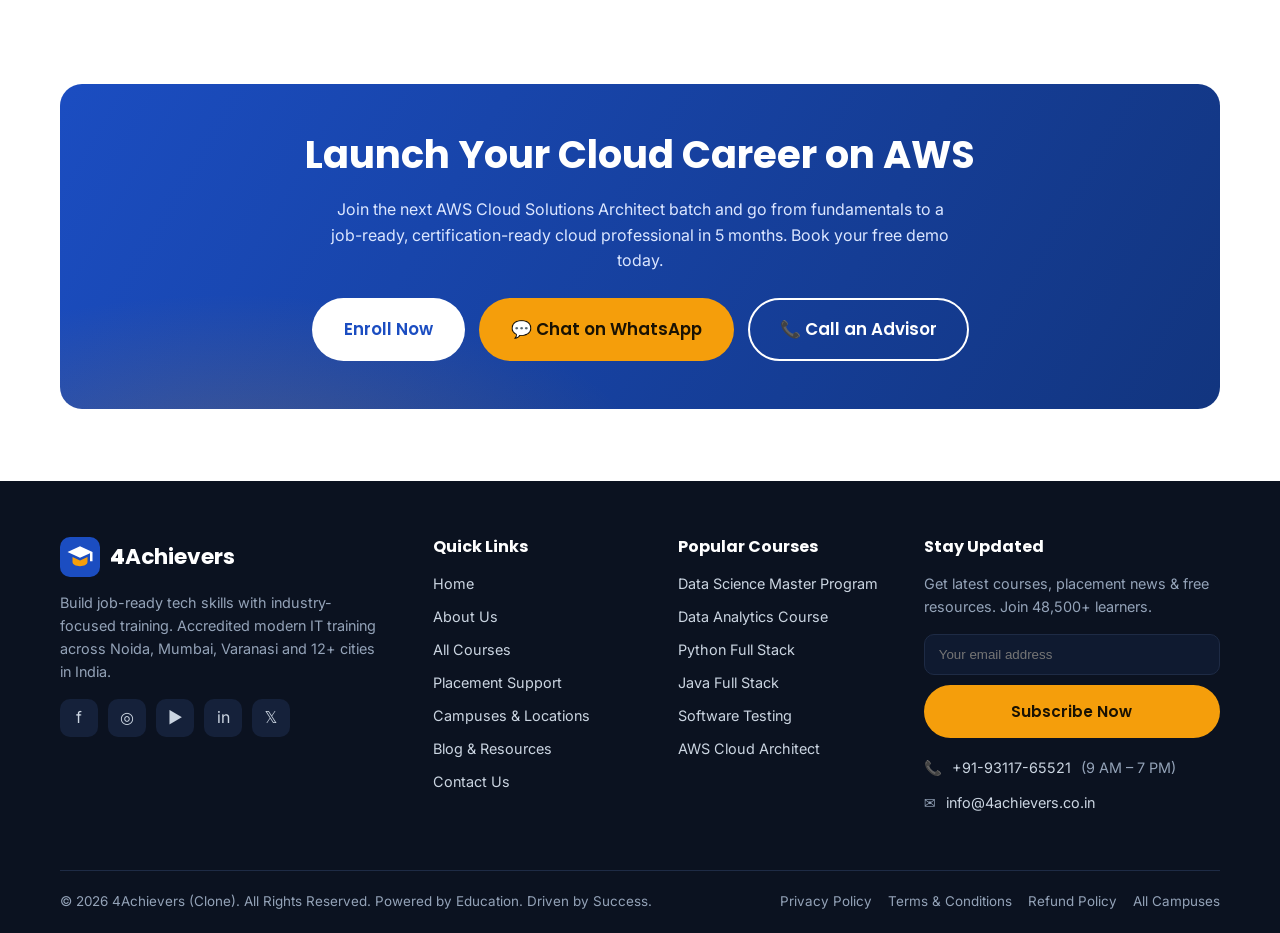
<file: course-aws-cloud.html>
<!DOCTYPE html>
<html lang="en">
<head>
  <meta charset="UTF-8" />
  <meta name="viewport" content="width=device-width, initial-scale=1.0" />
  <title>AWS Cloud Solutions Architect Course — 4Achievers</title>
  <meta name="description" content="Become an AWS Cloud Solutions Architect in 5 months. Hands-on training in EC2, S3, VPC, IAM, Lambda, Docker, Kubernetes & Terraform with live labs, certification prep & 100% placement support." />
  <link rel="icon" href="assets/img/logo.svg" type="image/svg+xml" />
  <link rel="preconnect" href="https://fonts.googleapis.com" />
  <link rel="preconnect" href="https://fonts.gstatic.com" crossorigin />
  <link href="https://fonts.googleapis.com/css2?family=Inter:wght@400;500;600;700&family=Poppins:wght@500;600;700;800&display=swap" rel="stylesheet" />
  <link rel="stylesheet" href="css/styles.css" />
</head>
<body>
  <div id="site-header"></div>

  <!-- ===================== PAGE HERO ===================== -->
  <section class="page-hero">
    <div class="container">
      <div class="breadcrumb">
        <a href="index.html">Home</a> <span>/</span>
        <a href="courses.html">Courses</a> <span>/</span>
        <span>AWS Cloud Solutions Architect</span>
      </div>
      <div class="grid grid--2" style="align-items:center;gap:48px">
        <div data-reveal>
          <span class="eyebrow" style="background:rgba(255,255,255,.15);color:#fff">In-Demand Cloud Career</span>
          <h1>AWS Cloud Solutions Architect Course</h1>
          <p>Design, deploy and scale real cloud infrastructure on AWS. Master EC2, S3, VPC, IAM, Lambda, Docker, Kubernetes and Terraform through live labs — and walk out certification-ready for a ₹6–20 LPA cloud career.</p>
          <div class="flex items-center gap-2 wrap mt-2">
            <span class="badge badge--dark">⏱ 5 Months</span>
            <span class="badge badge--dark">🎥 Live + Recorded</span>
            <span class="badge badge--dark">📈 Beginner to Advanced</span>
            <span class="badge badge--dark">📜 Certification Aligned</span>
          </div>
          <div class="hero__actions mt-3">
            <a class="btn btn--accent btn--lg" href="contact.html">Enroll Now</a>
            <a class="btn btn--light btn--lg" href="#syllabus">Download Syllabus</a>
            <a class="btn btn--secondary btn--lg" href="contact.html" style="border-color:#fff;color:#fff">Book Free Demo</a>
          </div>
          <div class="flex items-center gap-2 wrap mt-3" style="color:#dbe6ff;font-size:.92rem">
            <span>⭐ 4.9/5 Learner Rating</span>
            <span>·</span>
            <span>👥 6,200+ Learners Trained</span>
            <span>·</span>
            <span>💼 100% Placement Support</span>
          </div>
        </div>
        <div data-reveal>
          <div class="hero__card" style="aspect-ratio:4/3">
            <div class="media-ph" style="background:linear-gradient(135deg,#7c3aed,#2456d6)">
              <div style="text-align:center;padding:24px">
                <div style="font-size:3.2rem">☁️</div>
                <div style="font-family:var(--head);font-weight:700;font-size:1.3rem;margin-top:8px">AWS Cloud Architect</div>
                <div style="opacity:.9;margin-top:6px">5-Month Hands-On Program</div>
                <div style="font-family:var(--head);font-weight:700;font-size:1.5rem;margin-top:14px">₹55,000 <span style="opacity:.7;font-size:1rem;text-decoration:line-through;font-weight:500">₹80,000</span></div>
                <div style="opacity:.85;margin-top:4px;font-size:.9rem">EMI from ₹4,583/month</div>
              </div>
            </div>
          </div>
        </div>
      </div>
    </div>
  </section>

  <!-- ===================== HIGHLIGHTS BAND ===================== -->
  <section class="section section--tight">
    <div class="container">
      <div class="grid grid--4">
        <div class="feature" data-reveal>
          <div class="feature__icon">⏱</div>
          <h3 class="feature__title">5 Months Duration</h3>
          <p class="feature__text">Structured weekday &amp; weekend batches with live mentor-led sessions and lifetime recorded access.</p>
        </div>
        <div class="feature" data-reveal>
          <div class="feature__icon">🛠</div>
          <h3 class="feature__title">12+ Hands-On Projects</h3>
          <p class="feature__text">Build real cloud infrastructure, serverless pipelines and container platforms on live AWS accounts.</p>
        </div>
        <div class="feature" data-reveal>
          <div class="feature__icon">💼</div>
          <h3 class="feature__title">Placement Support</h3>
          <p class="feature__text">Resume building, mock interviews and referrals across 500+ hiring partners until you get placed.</p>
        </div>
        <div class="feature" data-reveal>
          <div class="feature__icon">📜</div>
          <h3 class="feature__title">Certification Aligned</h3>
          <p class="feature__text">Curriculum mapped to AWS Solutions Architect Associate so you certify while you learn.</p>
        </div>
      </div>
    </div>
  </section>

  <!-- ===================== OVERVIEW ===================== -->
  <section class="section section--alt">
    <div class="container grid grid--2" style="align-items:start;gap:48px">
      <div data-reveal>
        <span class="eyebrow">Program Overview</span>
        <h2>From Server Basics to Architecting Cloud at Scale</h2>
        <p class="lead">The AWS Cloud Solutions Architect program takes you from the fundamentals of Linux and networking to designing fault-tolerant, secure and cost-optimised architectures that enterprises run in production.</p>
        <p>You'll spend most of your time inside a real AWS console — provisioning compute, storage and networks, locking down access with IAM, running managed databases, going serverless with Lambda, and automating everything with Terraform and CloudFormation. By the time you reach the capstone, you'll think and work like a cloud architect, not just a certification candidate.</p>
        <p>Every module is taught by trainers who have shipped cloud systems for real companies, so you learn the trade-offs and decisions that textbooks skip. Doubt-solving is live, projects are reviewed one-on-one, and our career team stays with you right up to onboarding at your first cloud role.</p>
      </div>
      <div data-reveal>
        <div class="form-card">
          <h3 style="margin-bottom:16px">Who Should Join</h3>
          <ul class="list-check">
            <li>Freshers and graduates aiming for a high-growth cloud career</li>
            <li>IT support, system admins and network engineers moving to cloud</li>
            <li>Developers who want to own deployment, scaling and DevOps</li>
            <li>Software testers and DBAs upskilling into cloud roles</li>
            <li>Working professionals targeting AWS certification &amp; a salary hike</li>
            <li>Anyone comfortable with basic computers — no coding background required</li>
          </ul>
          <a class="btn btn--primary btn--block mt-3" href="contact.html">Check Your Eligibility</a>
        </div>
      </div>
    </div>
  </section>

  <!-- ===================== WHAT YOU'LL LEARN ===================== -->
  <section class="section">
    <div class="container">
      <div class="section__head">
        <span class="eyebrow">Learning Outcomes</span>
        <h2>What You'll Be Able to Do After This Course</h2>
        <p>Practical, job-ready skills — each outcome maps to real tasks you'll perform on the job as a cloud architect.</p>
      </div>
      <div class="grid grid--3" data-reveal>
        <ul class="list-check">
          <li>Work confidently with Linux, SSH and the AWS command line</li>
          <li>Launch, size and auto-scale EC2 compute for any workload</li>
          <li>Store and serve data securely with S3, EBS and lifecycle policies</li>
          <li>Design VPCs with subnets, route tables, gateways and peering</li>
        </ul>
        <ul class="list-check">
          <li>Secure cloud access using IAM users, roles, policies and MFA</li>
          <li>Run managed databases on RDS and DynamoDB at scale</li>
          <li>Build event-driven serverless apps with AWS Lambda &amp; API Gateway</li>
          <li>Automate infrastructure with CloudFormation and Terraform</li>
        </ul>
        <ul class="list-check">
          <li>Containerize apps with Docker and orchestrate with Kubernetes</li>
          <li>Build CI/CD pipelines with Git and Jenkins</li>
          <li>Monitor, log and alert with CloudWatch and cost dashboards</li>
          <li>Architect highly available, fault-tolerant, cost-optimised systems</li>
        </ul>
      </div>
    </div>
  </section>

  <!-- ===================== CURRICULUM ===================== -->
  <section class="section section--alt" id="syllabus">
    <div class="container">
      <div class="section__head">
        <span class="eyebrow">Curriculum</span>
        <h2>A 10-Module Roadmap to Cloud Mastery</h2>
        <p>Carefully sequenced modules that build from fundamentals to a production-grade capstone. Click any module to see the topics inside.</p>
      </div>
      <div class="accordion" data-single>
        <div class="accordion__item is-open">
          <button class="accordion__btn">Module 1 · Cloud &amp; Linux Fundamentals<span class="ico">+</span></button>
          <div class="accordion__panel" style="max-height:320px">
            <p>Cloud computing models (IaaS, PaaS, SaaS), the AWS global infrastructure of regions and availability zones, the shared responsibility model, Linux essentials, file systems, user permissions, SSH, package management and the AWS CLI setup. You'll finish ready to operate confidently on the command line.</p>
          </div>
        </div>
        <div class="accordion__item">
          <button class="accordion__btn">Module 2 · Core AWS Compute, Storage &amp; Networking<span class="ico">+</span></button>
          <div class="accordion__panel">
            <p>EC2 instance types, AMIs, key pairs, security groups, Elastic IPs and auto-scaling groups. S3 buckets, storage classes, versioning and lifecycle rules. EBS volumes and snapshots. Deep-dive into VPC — subnets, route tables, internet &amp; NAT gateways, and load balancing with ELB.</p>
          </div>
        </div>
        <div class="accordion__item">
          <button class="accordion__btn">Module 3 · IAM &amp; Cloud Security<span class="ico">+</span></button>
          <div class="accordion__panel">
            <p>IAM users, groups, roles and policies written in JSON; least-privilege design; MFA; access keys and rotation; AWS KMS encryption; Secrets Manager; security groups vs network ACLs; and an introduction to compliance, auditing with CloudTrail and best practices for a secure account.</p>
          </div>
        </div>
        <div class="accordion__item">
          <button class="accordion__btn">Module 4 · Databases on AWS<span class="ico">+</span></button>
          <div class="accordion__panel">
            <p>Relational databases with Amazon RDS (MySQL, PostgreSQL), multi-AZ deployments and read replicas, automated backups, and Aurora basics. NoSQL with DynamoDB — tables, partition keys, indexes and capacity modes. Caching concepts with ElastiCache and choosing the right database for the job.</p>
          </div>
        </div>
        <div class="accordion__item">
          <button class="accordion__btn">Module 5 · Serverless with AWS Lambda<span class="ico">+</span></button>
          <div class="accordion__panel">
            <p>Event-driven architecture, writing and deploying Lambda functions, triggers from S3, SNS and SQS, API Gateway to expose REST endpoints, environment variables, IAM execution roles, and building a fully serverless application that scales to zero and costs almost nothing at idle.</p>
          </div>
        </div>
        <div class="accordion__item">
          <button class="accordion__btn">Module 6 · Infrastructure as Code (CloudFormation &amp; Terraform)<span class="ico">+</span></button>
          <div class="accordion__panel">
            <p>Why IaC matters, authoring CloudFormation templates with parameters, resources and outputs, and stack management. Terraform providers, resources, variables, state files, modules and workspaces. You'll provision an entire environment from code and tear it down with a single command.</p>
          </div>
        </div>
        <div class="accordion__item">
          <button class="accordion__btn">Module 7 · Containers with Docker &amp; Kubernetes<span class="ico">+</span></button>
          <div class="accordion__panel">
            <p>Docker images, containers, Dockerfiles, registries (ECR) and Docker Compose. Kubernetes architecture, pods, deployments, services, config maps and scaling. Running managed Kubernetes on Amazon EKS and deploying a microservices application across a cluster.</p>
          </div>
        </div>
        <div class="accordion__item">
          <button class="accordion__btn">Module 8 · CI/CD Pipelines<span class="ico">+</span></button>
          <div class="accordion__panel">
            <p>Git and version control workflows, branching strategies, and building continuous integration and delivery pipelines with Jenkins. Automated builds, tests and deployments to AWS, plus an introduction to AWS CodePipeline and CodeDeploy for a cloud-native release workflow.</p>
          </div>
        </div>
        <div class="accordion__item">
          <button class="accordion__btn">Module 9 · Monitoring, Logging &amp; Cost Optimisation<span class="ico">+</span></button>
          <div class="accordion__panel">
            <p>CloudWatch metrics, dashboards, alarms and log groups; SNS notifications; the Billing console, budgets and Cost Explorer; right-sizing and reserved vs spot instances; the AWS Well-Architected Framework; and practical techniques to keep cloud bills predictable and low.</p>
          </div>
        </div>
        <div class="accordion__item">
          <button class="accordion__btn">Module 10 · Capstone Project &amp; Interview Prep<span class="ico">+</span></button>
          <div class="accordion__panel">
            <p>Design and deploy a complete, production-style architecture end-to-end — highly available, secure, automated and monitored. Then it's interview time: architecture whiteboarding, scenario questions, AWS certification exam practice, resume polishing and mock interviews with cloud architects.</p>
          </div>
        </div>
      </div>
      <div class="text-center mt-4"><a class="btn btn--primary btn--lg" href="contact.html">Get the Full Detailed Syllabus</a></div>
    </div>
  </section>

  <!-- ===================== TOOLS & TECHNOLOGIES ===================== -->
  <section class="section">
    <div class="container">
      <div class="section__head">
        <span class="eyebrow">Tools &amp; Technologies</span>
        <h2>The Cloud Stack You'll Master Hands-On</h2>
        <p>No slide-only theory — you'll work with every tool recruiters look for on a cloud architect's resume.</p>
      </div>
      <div class="logos" data-reveal>
        <span class="logo-chip">AWS EC2</span><span class="logo-chip">AWS S3</span><span class="logo-chip">AWS VPC</span>
        <span class="logo-chip">AWS IAM</span><span class="logo-chip">AWS RDS</span><span class="logo-chip">AWS Lambda</span>
        <span class="logo-chip">CloudFormation</span><span class="logo-chip">Linux</span><span class="logo-chip">Docker</span>
        <span class="logo-chip">Kubernetes</span><span class="logo-chip">Terraform</span><span class="logo-chip">Jenkins</span>
        <span class="logo-chip">Git</span><span class="logo-chip">CloudWatch</span><span class="logo-chip">Amazon EKS</span>
      </div>
    </div>
  </section>

  <!-- ===================== PROJECTS ===================== -->
  <section class="section section--alt">
    <div class="container">
      <div class="section__head">
        <span class="eyebrow">Hands-On Projects</span>
        <h2>Graduate With Cloud Projects Recruiters Respect</h2>
        <p>Every project is built on real AWS accounts and becomes part of a portfolio you can walk into interviews with.</p>
      </div>
      <div class="grid grid--3">
        <article class="card" data-reveal>
          <div class="card__media" style="background:linear-gradient(135deg,#7c3aed,#2456d6)"><span style="font-size:2.4rem">🌩️</span></div>
          <div class="card__body">
            <h3 class="card__title">Scalable Multi-Cloud Infrastructure</h3>
            <p class="card__text">Provision a resilient, automated infrastructure across environments entirely from code with reusable Terraform modules.</p>
            <div class="chips"><span class="chip">AWS</span><span class="chip">Terraform</span><span class="chip">VPC</span></div>
          </div>
        </article>
        <article class="card" data-reveal>
          <div class="card__media" style="background:linear-gradient(135deg,#f59e0b,#dc2626)"><span style="font-size:2.4rem">🖼️</span></div>
          <div class="card__body">
            <h3 class="card__title">Serverless Image Pipeline</h3>
            <p class="card__text">Build an event-driven pipeline that resizes and processes images on upload using S3 triggers and Lambda functions.</p>
            <div class="chips"><span class="chip">Lambda</span><span class="chip">S3</span><span class="chip">API Gateway</span></div>
          </div>
        </article>
        <article class="card" data-reveal>
          <div class="card__media" style="background:linear-gradient(135deg,#0ea5e9,#16a34a)"><span style="font-size:2.4rem">📈</span></div>
          <div class="card__body">
            <h3 class="card__title">Auto-Scaling Web Application</h3>
            <p class="card__text">Deploy a load-balanced web app that automatically scales EC2 capacity up and down with real-time traffic.</p>
            <div class="chips"><span class="chip">EC2</span><span class="chip">ELB</span><span class="chip">Auto Scaling</span></div>
          </div>
        </article>
        <article class="card" data-reveal>
          <div class="card__media" style="background:linear-gradient(135deg,#0f766e,#2456d6)"><span style="font-size:2.4rem">🐳</span></div>
          <div class="card__body">
            <h3 class="card__title">Kubernetes Microservices</h3>
            <p class="card__text">Containerize and deploy a microservices application on Amazon EKS with rolling updates and self-healing pods.</p>
            <div class="chips"><span class="chip">Docker</span><span class="chip">Kubernetes</span><span class="chip">EKS</span></div>
          </div>
        </article>
        <article class="card" data-reveal>
          <div class="card__media" style="background:linear-gradient(135deg,#1b4dc1,#0ea5e9)"><span style="font-size:2.4rem">🔁</span></div>
          <div class="card__body">
            <h3 class="card__title">CI/CD Deployment Pipeline</h3>
            <p class="card__text">Wire Git and Jenkins into an automated build-test-deploy pipeline that ships changes to AWS on every commit.</p>
            <div class="chips"><span class="chip">Jenkins</span><span class="chip">Git</span><span class="chip">CodeDeploy</span></div>
          </div>
        </article>
        <article class="card" data-reveal>
          <div class="card__media" style="background:linear-gradient(135deg,#9333ea,#f59e0b)"><span style="font-size:2.4rem">🏗️</span></div>
          <div class="card__body">
            <h3 class="card__title">Capstone: Production Cloud Platform</h3>
            <p class="card__text">Tie it all together — a secure, monitored, highly available platform designed to the AWS Well-Architected Framework.</p>
            <div class="chips"><span class="chip">IAM</span><span class="chip">RDS</span><span class="chip">CloudWatch</span></div>
          </div>
        </article>
      </div>
    </div>
  </section>

  <!-- ===================== CAREER OUTCOMES ===================== -->
  <section class="section">
    <div class="container">
      <div class="section__head">
        <span class="eyebrow">Career Outcomes</span>
        <h2>Cloud Roles You'll Be Ready to Target</h2>
        <p>Cloud skills are among the highest-paid in Indian tech — and demand keeps climbing as companies migrate to AWS.</p>
      </div>
      <div class="grid grid--3" data-reveal>
        <div class="feature">
          <div class="feature__icon">☁️</div>
          <h3 class="feature__title">Cloud Engineer</h3>
          <p class="feature__text">Provision, maintain and optimise cloud infrastructure, keeping systems reliable, secure and cost-efficient.</p>
        </div>
        <div class="feature">
          <div class="feature__icon">🏛️</div>
          <h3 class="feature__title">AWS Solutions Architect</h3>
          <p class="feature__text">Design end-to-end cloud architectures, make technology decisions and lead migrations to AWS.</p>
        </div>
        <div class="feature">
          <div class="feature__icon">⚙️</div>
          <h3 class="feature__title">DevOps Engineer</h3>
          <p class="feature__text">Automate pipelines, infrastructure and deployments to help teams ship software faster and safer.</p>
        </div>
      </div>
      <div class="stats stats--band mt-4" data-reveal>
        <div class="stat"><div class="stat__num" data-count="6" data-prefix="₹" data-suffix=" LPA">0</div><div class="stat__label">Typical Starting Salary</div></div>
        <div class="stat"><div class="stat__num" data-count="20" data-prefix="₹" data-suffix=" LPA">0</div><div class="stat__label">Experienced Package</div></div>
        <div class="stat"><div class="stat__num" data-count="40000" data-suffix="+">0</div><div class="stat__label">Open Cloud Jobs in India</div></div>
        <div class="stat"><div class="stat__num" data-count="38" data-suffix="%">0</div><div class="stat__label">YoY Demand Growth</div></div>
      </div>
    </div>
  </section>

  <!-- ===================== WHY LEARN WITH US ===================== -->
  <section class="section section--alt">
    <div class="container">
      <div class="section__head">
        <span class="eyebrow">Why 4Achievers</span>
        <h2>Training Built Around Getting You a Cloud Job</h2>
      </div>
      <div class="grid grid--4">
        <div class="feature" data-reveal>
          <div class="feature__icon">🧪</div>
          <h3 class="feature__title">Live AWS Labs</h3>
          <p class="feature__text">Practice on real AWS accounts with guided labs, not simulators or screenshots.</p>
        </div>
        <div class="feature" data-reveal>
          <div class="feature__icon">👨‍🏫</div>
          <h3 class="feature__title">Industry Mentors</h3>
          <p class="feature__text">Learn from trainers with 10+ years architecting and running cloud systems in production.</p>
        </div>
        <div class="feature" data-reveal>
          <div class="feature__icon">📜</div>
          <h3 class="feature__title">Certification Prep</h3>
          <p class="feature__text">Dedicated AWS exam preparation, practice tests and interview whiteboarding sessions.</p>
        </div>
        <div class="feature" data-reveal>
          <div class="feature__icon">🤝</div>
          <h3 class="feature__title">Placement Team</h3>
          <p class="feature__text">Referrals through 500+ hiring partners with support that continues until you're onboarded.</p>
        </div>
      </div>
    </div>
  </section>

  <!-- ===================== ENROLLMENT / COUNSELLING FORM ===================== -->
  <section class="section">
    <div class="container grid grid--2" style="align-items:center;gap:48px">
      <div data-reveal>
        <span class="eyebrow">Enroll / Free Counselling</span>
        <h2>Talk to a Cloud Career Advisor</h2>
        <p class="lead">Share a few details and our team will call you back with batch dates, fee options and a free demo class invite — no pressure, just clarity.</p>
        <ul class="list-check mt-2">
          <li>Free 1-on-1 counselling &amp; course walkthrough</li>
          <li>Flexible EMI from ₹4,583/month &amp; scholarship options</li>
          <li>Live demo class before you commit</li>
          <li>Personalised cloud career roadmap &amp; salary benchmarks</li>
        </ul>
        <div class="flex items-center gap-2 wrap mt-3">
          <span class="badge badge--demand">🔥 Limited Seats Per Batch</span>
          <a href="tel:+919311765521" style="font-weight:600">📞 +91-93117-65521</a>
        </div>
      </div>
      <div class="form-card form-card--accent" data-reveal>
        <h3 style="margin-bottom:16px">Reserve Your Seat</h3>
        <form onsubmit="return window.FA.fakeSubmit(event,'Thanks! A cloud career advisor will call you shortly with batch details.')">
          <div class="form__group"><label class="form__label">Full Name</label><input class="form__control" type="text" placeholder="Your name" required></div>
          <div class="form__row">
            <div class="form__group"><label class="form__label">Phone</label><input class="form__control" type="tel" placeholder="Mobile number" required></div>
            <div class="form__group"><label class="form__label">Email</label><input class="form__control" type="email" placeholder="you@email.com" required></div>
          </div>
          <div class="form__group"><label class="form__label">City</label>
            <select class="form__control" required>
              <option value="">Select your city</option>
              <option>Noida</option><option>Delhi</option><option>Mumbai</option><option>Gurugram</option>
              <option>Bangalore</option><option>Pune</option><option>Hyderabad</option><option>Online</option><option>Other</option>
            </select>
          </div>
          <button class="btn btn--primary btn--block btn--lg" type="submit">Book Free Demo &amp; Counselling</button>
          <p class="form__hint">🔒 Your details are safe with us. No spam, ever.</p>
        </form>
      </div>
    </div>
  </section>

  <!-- ===================== FAQ ===================== -->
  <section class="section section--alt">
    <div class="container">
      <div class="section__head">
        <span class="eyebrow">FAQ</span>
        <h2>AWS Course — Questions, Answered</h2>
      </div>
      <div class="accordion" data-single>
        <div class="accordion__item is-open">
          <button class="accordion__btn">Do I need prior coding or IT experience to join?<span class="ico">+</span></button>
          <div class="accordion__panel" style="max-height:200px"><p>No. The program starts from Linux and cloud fundamentals, so beginners are welcome. If you're comfortable using a computer, our mentors will guide you the rest of the way — including the small amount of scripting you'll need.</p></div>
        </div>
        <div class="accordion__item">
          <button class="accordion__btn">Will this prepare me for the AWS certification exam?<span class="ico">+</span></button>
          <div class="accordion__panel"><p>Yes. The curriculum is aligned to the AWS Certified Solutions Architect – Associate exam, and the final module includes dedicated exam prep, practice tests and guidance on booking and clearing the certification.</p></div>
        </div>
        <div class="accordion__item">
          <button class="accordion__btn">Will I get hands-on practice on real AWS accounts?<span class="ico">+</span></button>
          <div class="accordion__panel"><p>Absolutely. Every module includes guided labs on live AWS environments. You'll provision real infrastructure, break and fix things, and keep your project work as portfolio evidence for interviews.</p></div>
        </div>
        <div class="accordion__item">
          <button class="accordion__btn">What is the fee and are EMI options available?<span class="ico">+</span></button>
          <div class="accordion__panel"><p>The course fee is ₹55,000 (down from ₹80,000). No-cost and low-cost EMI options start from around ₹4,583/month, and scholarships are available for eligible learners — ask your advisor for details.</p></div>
        </div>
        <div class="accordion__item">
          <button class="accordion__btn">What batch timings and modes do you offer?<span class="ico">+</span></button>
          <div class="accordion__panel"><p>We run weekday and weekend batches in both classroom and live-online modes. All live classes are recorded, so you can revisit any session anytime and never fall behind if you miss one.</p></div>
        </div>
        <div class="accordion__item">
          <button class="accordion__btn">How does placement support work?<span class="ico">+</span></button>
          <div class="accordion__panel"><p>After the core curriculum, our career team runs resume reviews, cloud mock interviews and architecture drills, then refers you to relevant cloud openings across 500+ hiring partners and supports you until onboarding.</p></div>
        </div>
      </div>
    </div>
  </section>

  <!-- ===================== RELATED COURSES ===================== -->
  <section class="section">
    <div class="container">
      <div class="section__head">
        <span class="eyebrow">Related Programs</span>
        <h2>Explore Other In-Demand Career Tracks</h2>
      </div>
      <div class="grid grid--3">
        <article class="card course-card" data-reveal>
          <div class="card__media" style="background:linear-gradient(135deg,#f59e0b,#f97316)"><span style="font-size:2.6rem">🐍</span><span class="badge badge--popular" style="position:absolute;top:12px;right:12px">Most Popular</span></div>
          <div class="card__body">
            <h3 class="card__title">Python Full Stack Developer</h3>
            <div class="card__meta">⏱ 6 Months · 🎥 Live + Recorded · 💼 Placement Support</div>
            <p class="card__text">Django, REST APIs, React, databases &amp; deployment — build and ship real apps.</p>
            <div class="card__footer"><span class="course-card__price">₹60,000 <span class="course-card__old">₹90,000</span></span><a class="btn btn--secondary btn--sm" href="course-python-full-stack.html">View Course</a></div>
          </div>
        </article>
        <article class="card course-card" data-reveal>
          <div class="card__media" style="background:linear-gradient(135deg,#1b4dc1,#5b8def)"><span style="font-size:2.6rem">📊</span><span class="badge badge--demand" style="position:absolute;top:12px;right:12px">In Demand</span></div>
          <div class="card__body">
            <h3 class="card__title">Data Science Master Program</h3>
            <div class="card__meta">⏱ 6 Months · 🎥 Live + Recorded · 💼 Placement Support</div>
            <p class="card__text">Python, Statistics, Machine Learning, Deep Learning &amp; GenAI with real datasets.</p>
            <div class="card__footer"><span class="course-card__price">₹65,000 <span class="course-card__old">₹95,000</span></span><a class="btn btn--secondary btn--sm" href="course-data-science.html">View Course</a></div>
          </div>
        </article>
        <article class="card course-card" data-reveal>
          <div class="card__media" style="background:linear-gradient(135deg,#dc2626,#f59e0b)"><span style="font-size:2.6rem">☕</span><span class="badge badge--job" style="position:absolute;top:12px;right:12px">Job Ready</span></div>
          <div class="card__body">
            <h3 class="card__title">Java Full Stack Developer</h3>
            <div class="card__meta">⏱ 6 Months · 🎥 Live + Recorded · 💼 Placement Support</div>
            <p class="card__text">Core Java, Spring Boot, Microservices, React &amp; cloud deployment.</p>
            <div class="card__footer"><span class="course-card__price">₹60,000 <span class="course-card__old">₹90,000</span></span><a class="btn btn--secondary btn--sm" href="course-java-full-stack.html">View Course</a></div>
          </div>
        </article>
      </div>
      <div class="text-center mt-4"><a class="btn btn--primary btn--lg" href="courses.html">View All Courses →</a></div>
    </div>
  </section>

  <!-- ===================== FINAL CTA ===================== -->
  <section class="section">
    <div class="container">
      <div class="cta-band" data-reveal>
        <h2>Launch Your Cloud Career on AWS</h2>
        <p>Join the next AWS Cloud Solutions Architect batch and go from fundamentals to a job-ready, certification-ready cloud professional in 5 months. Book your free demo today.</p>
        <div class="cta-actions">
          <a class="btn btn--light btn--lg" href="contact.html">Enroll Now</a>
          <a class="btn btn--accent btn--lg" href="https://wa.me/919311765521" target="_blank" rel="noopener">💬 Chat on WhatsApp</a>
          <a class="btn btn--secondary btn--lg" href="tel:+919311765521" style="border-color:#fff;color:#fff">📞 Call an Advisor</a>
        </div>
      </div>
    </div>
  </section>

  <div id="site-footer"></div>
  <script src="js/layout.js"></script>
  <script src="js/main.js"></script>
</body>
</html>
</file>
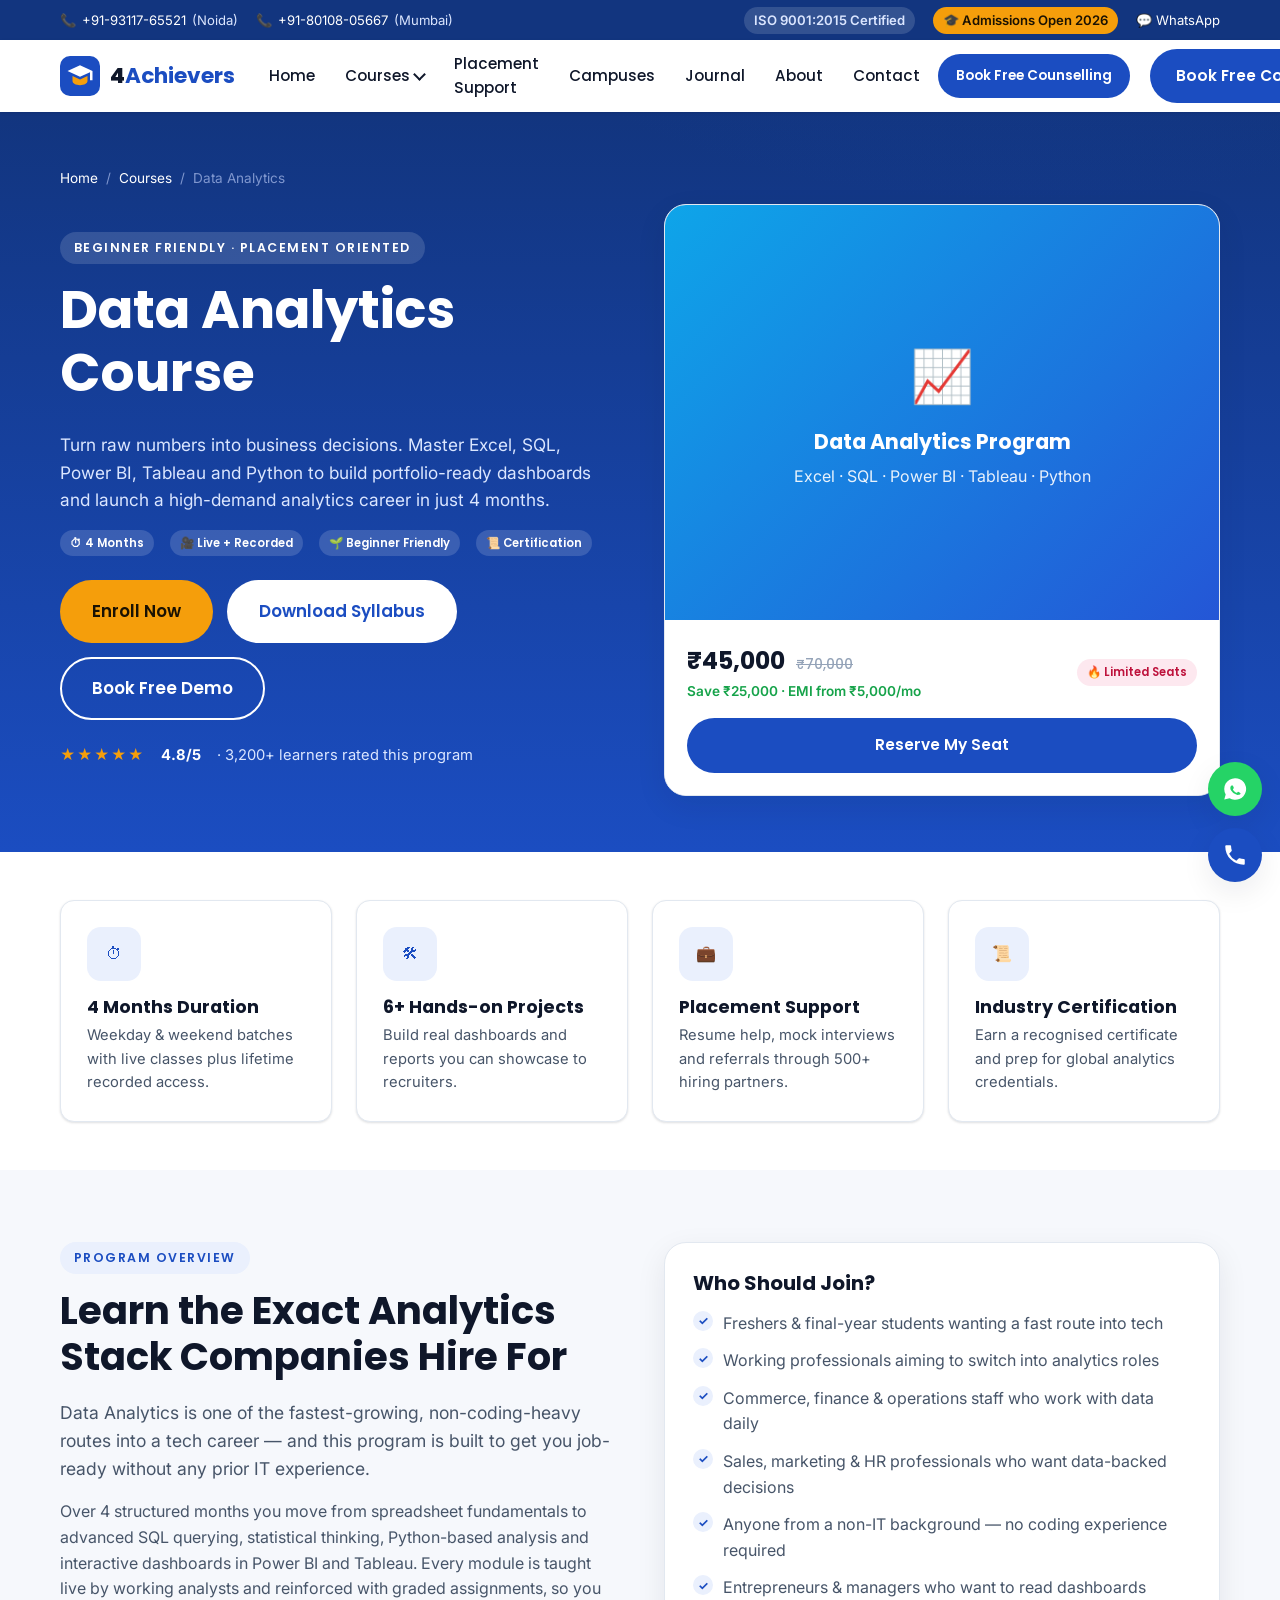
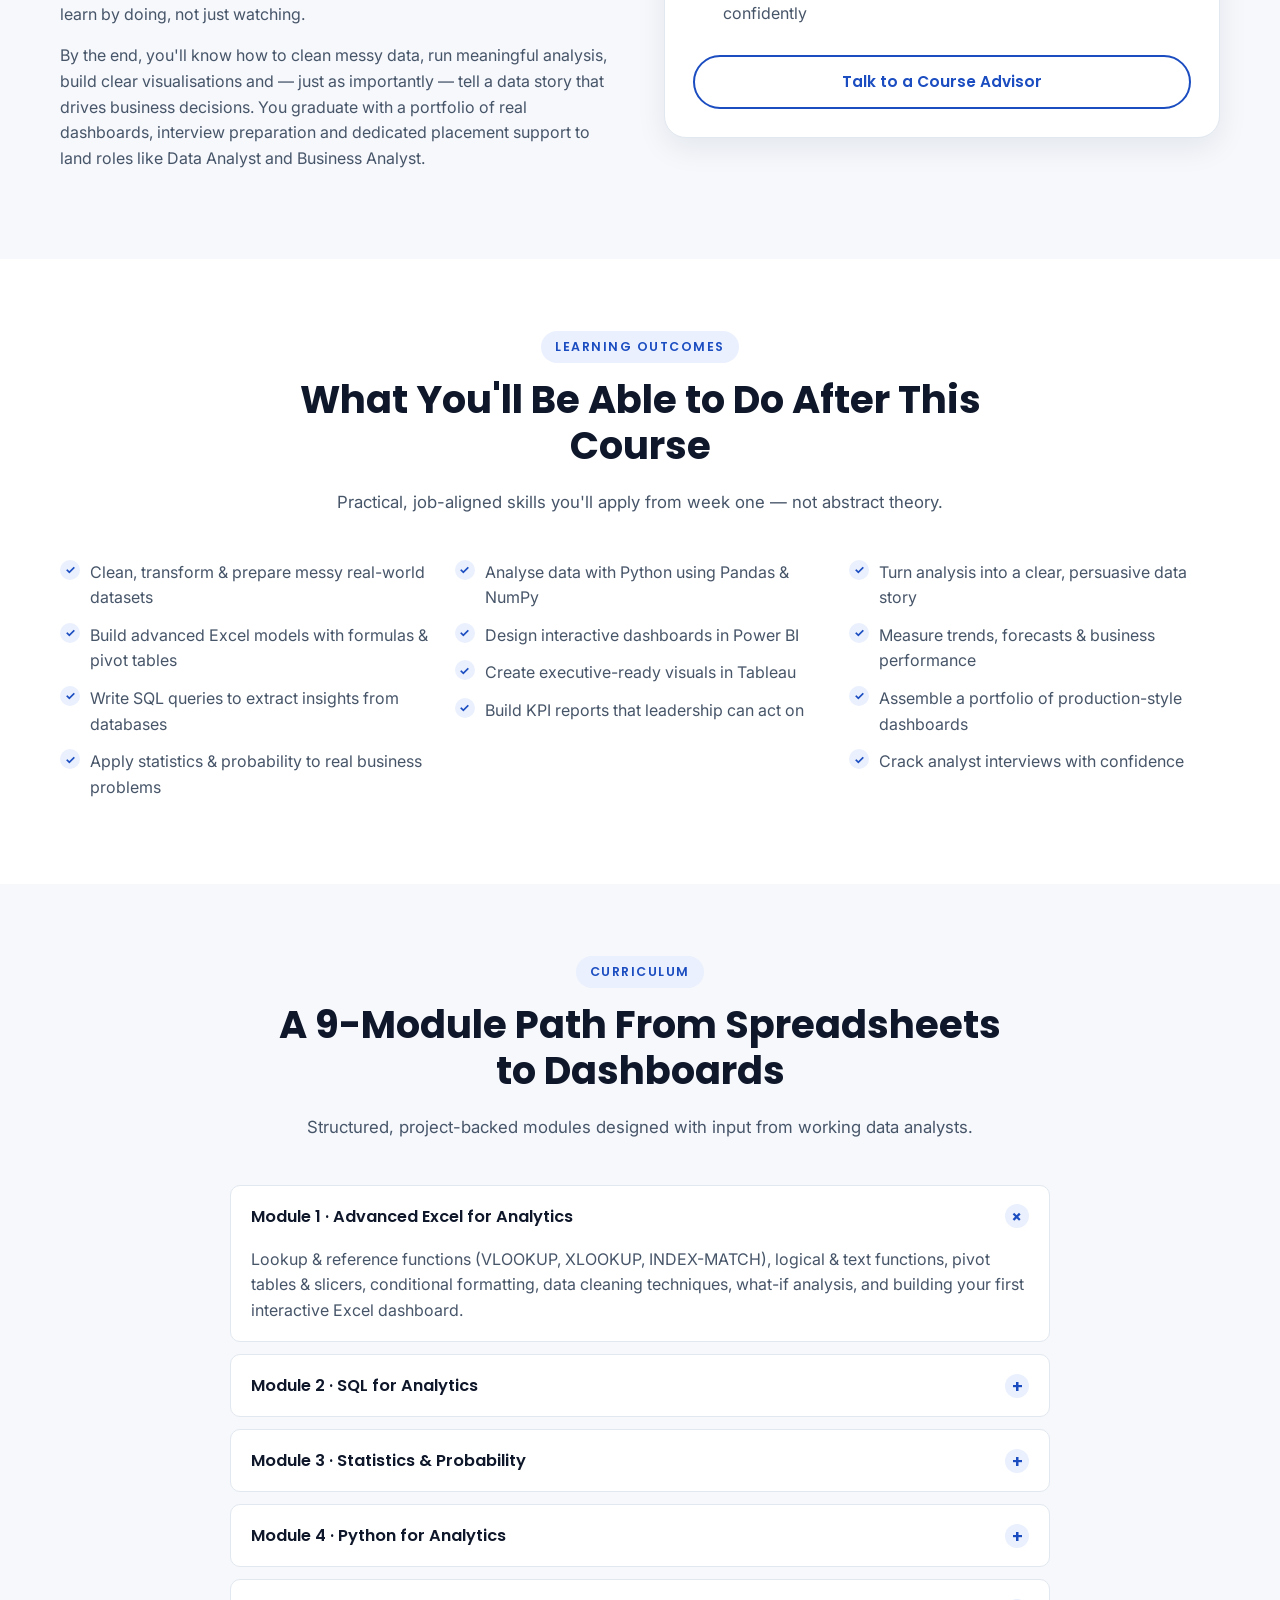
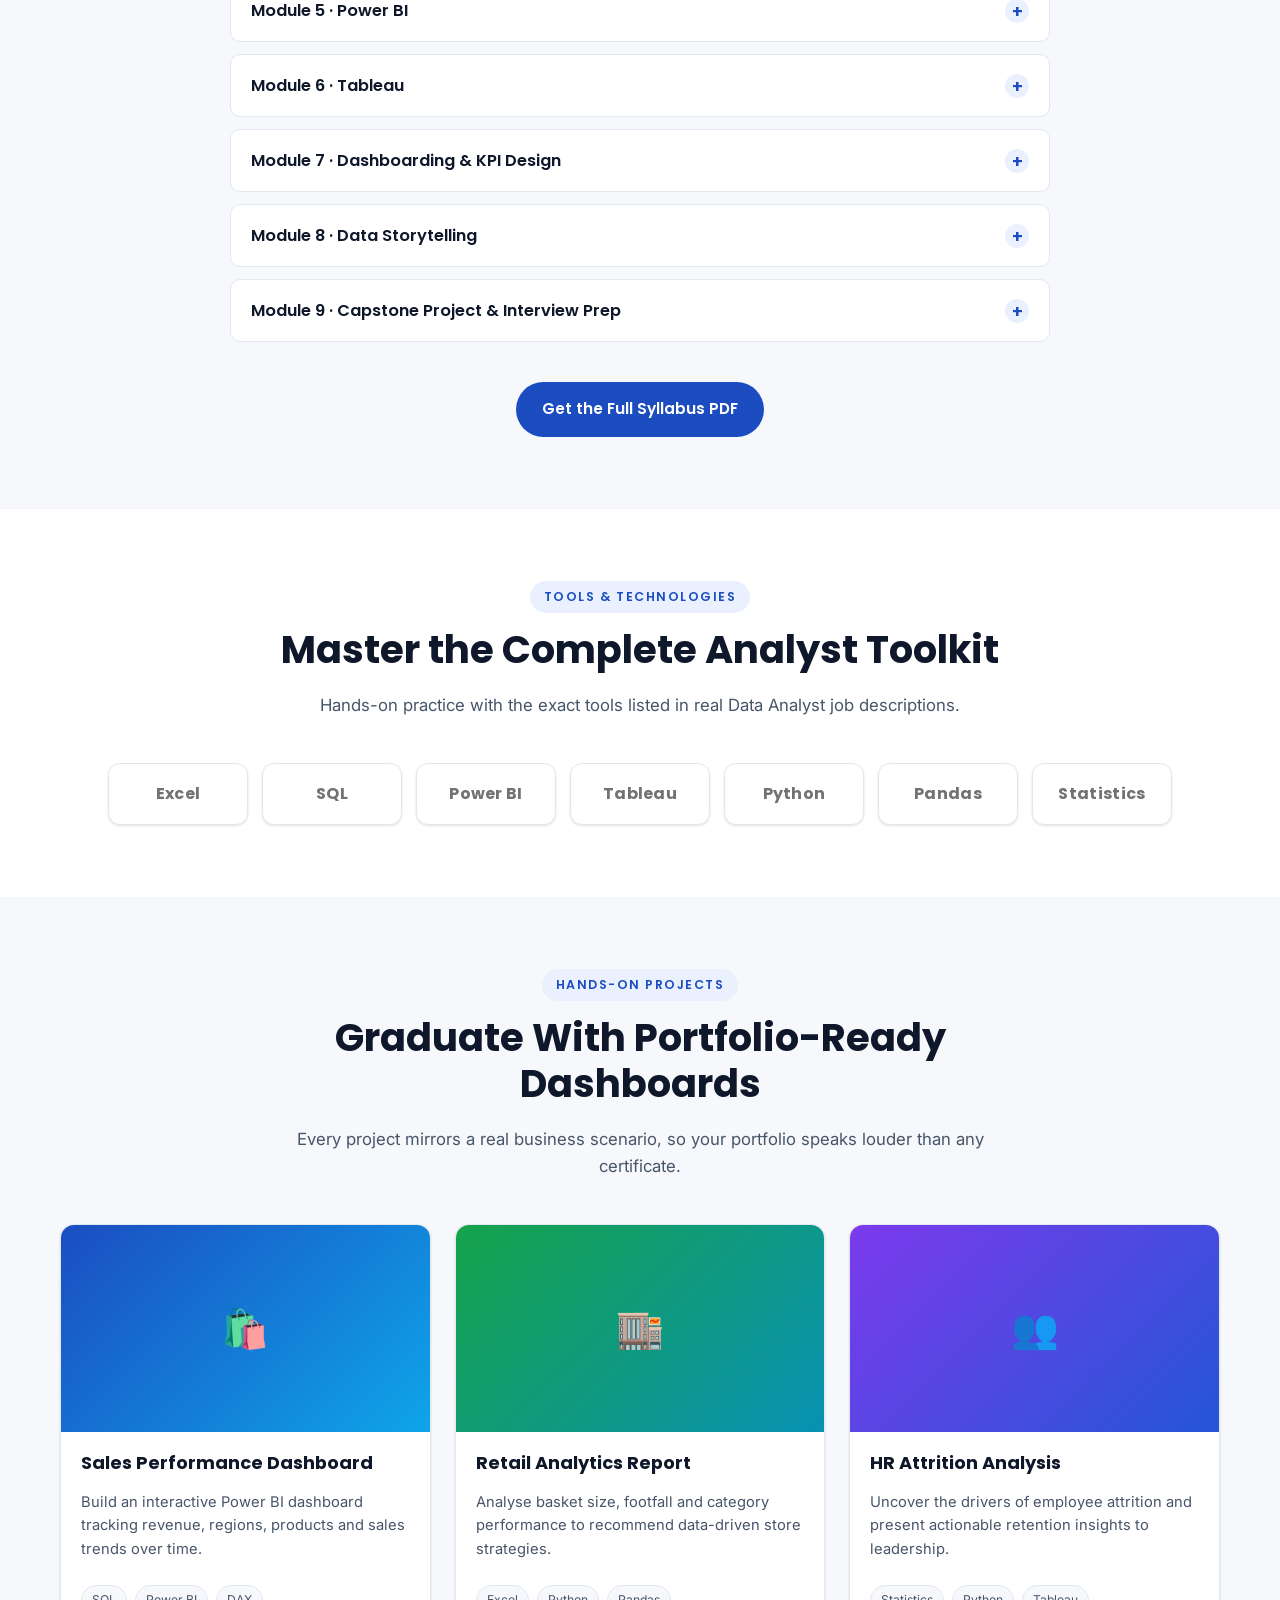
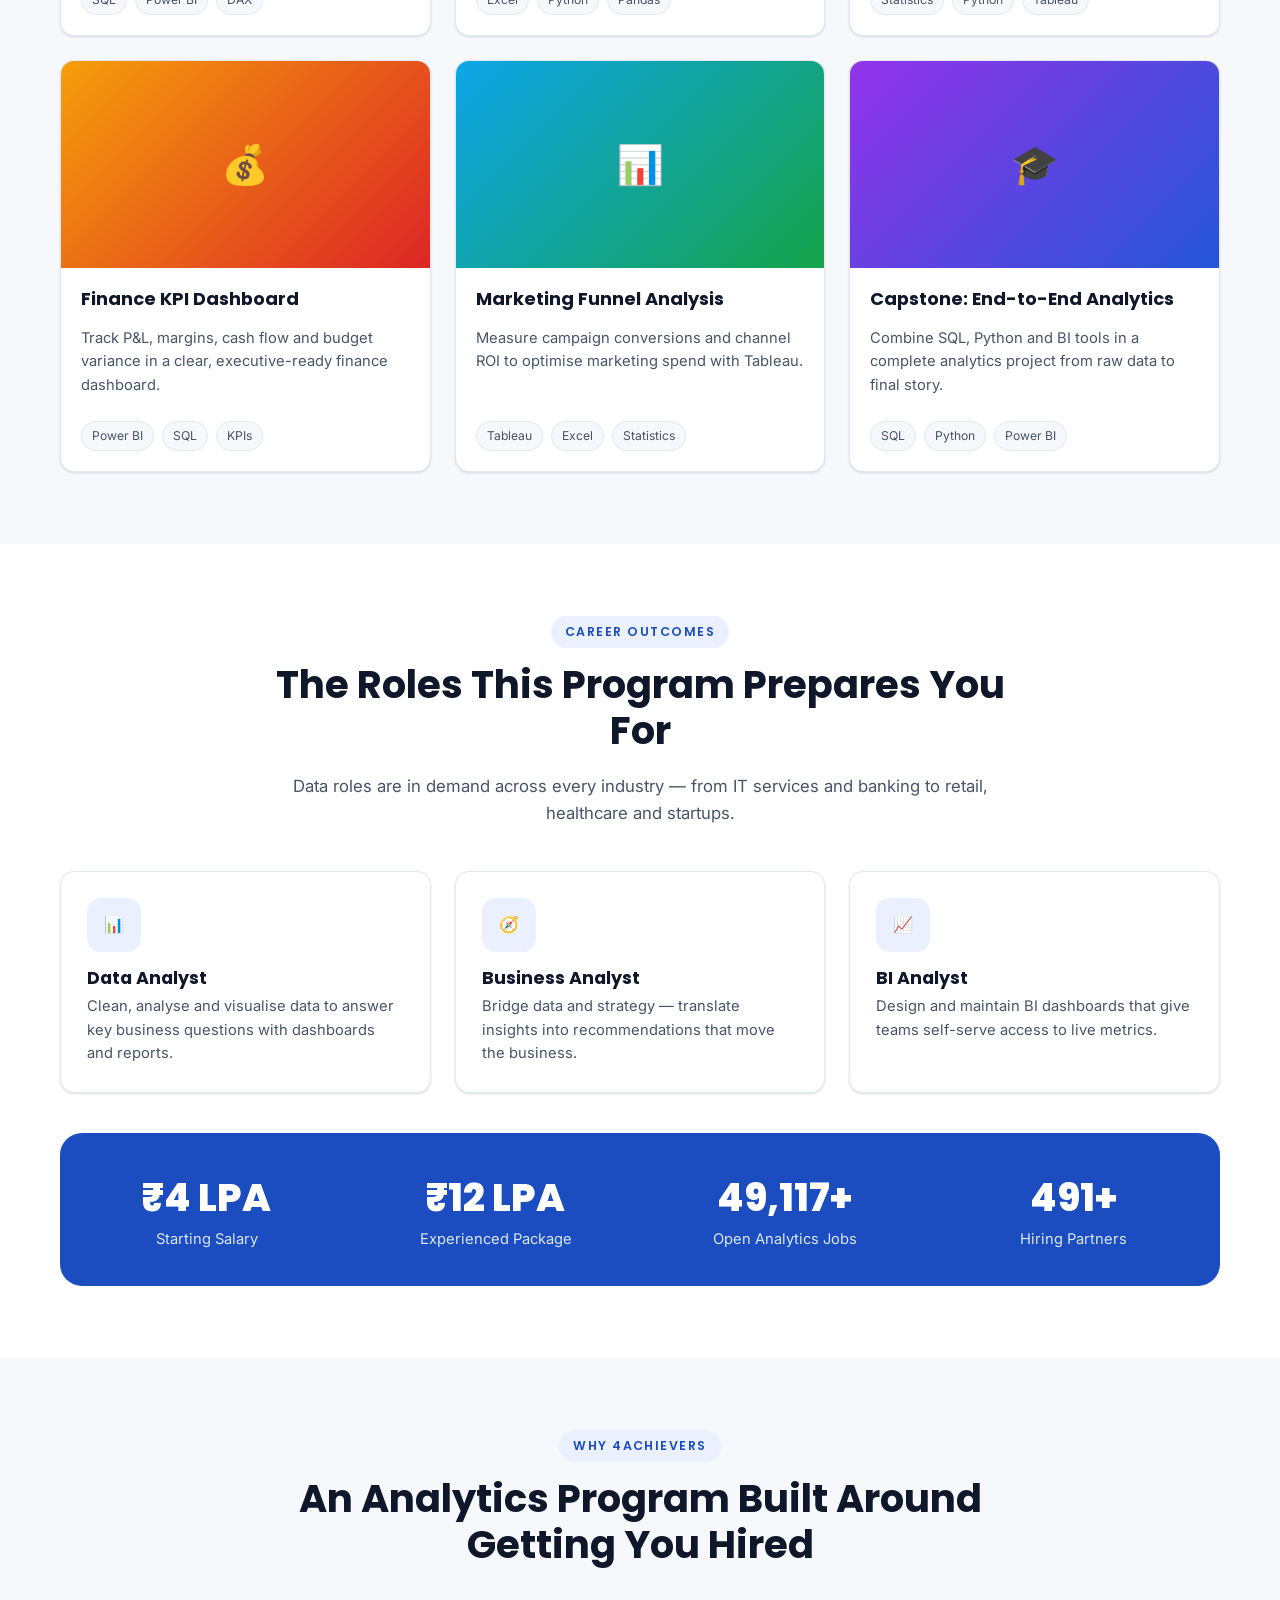
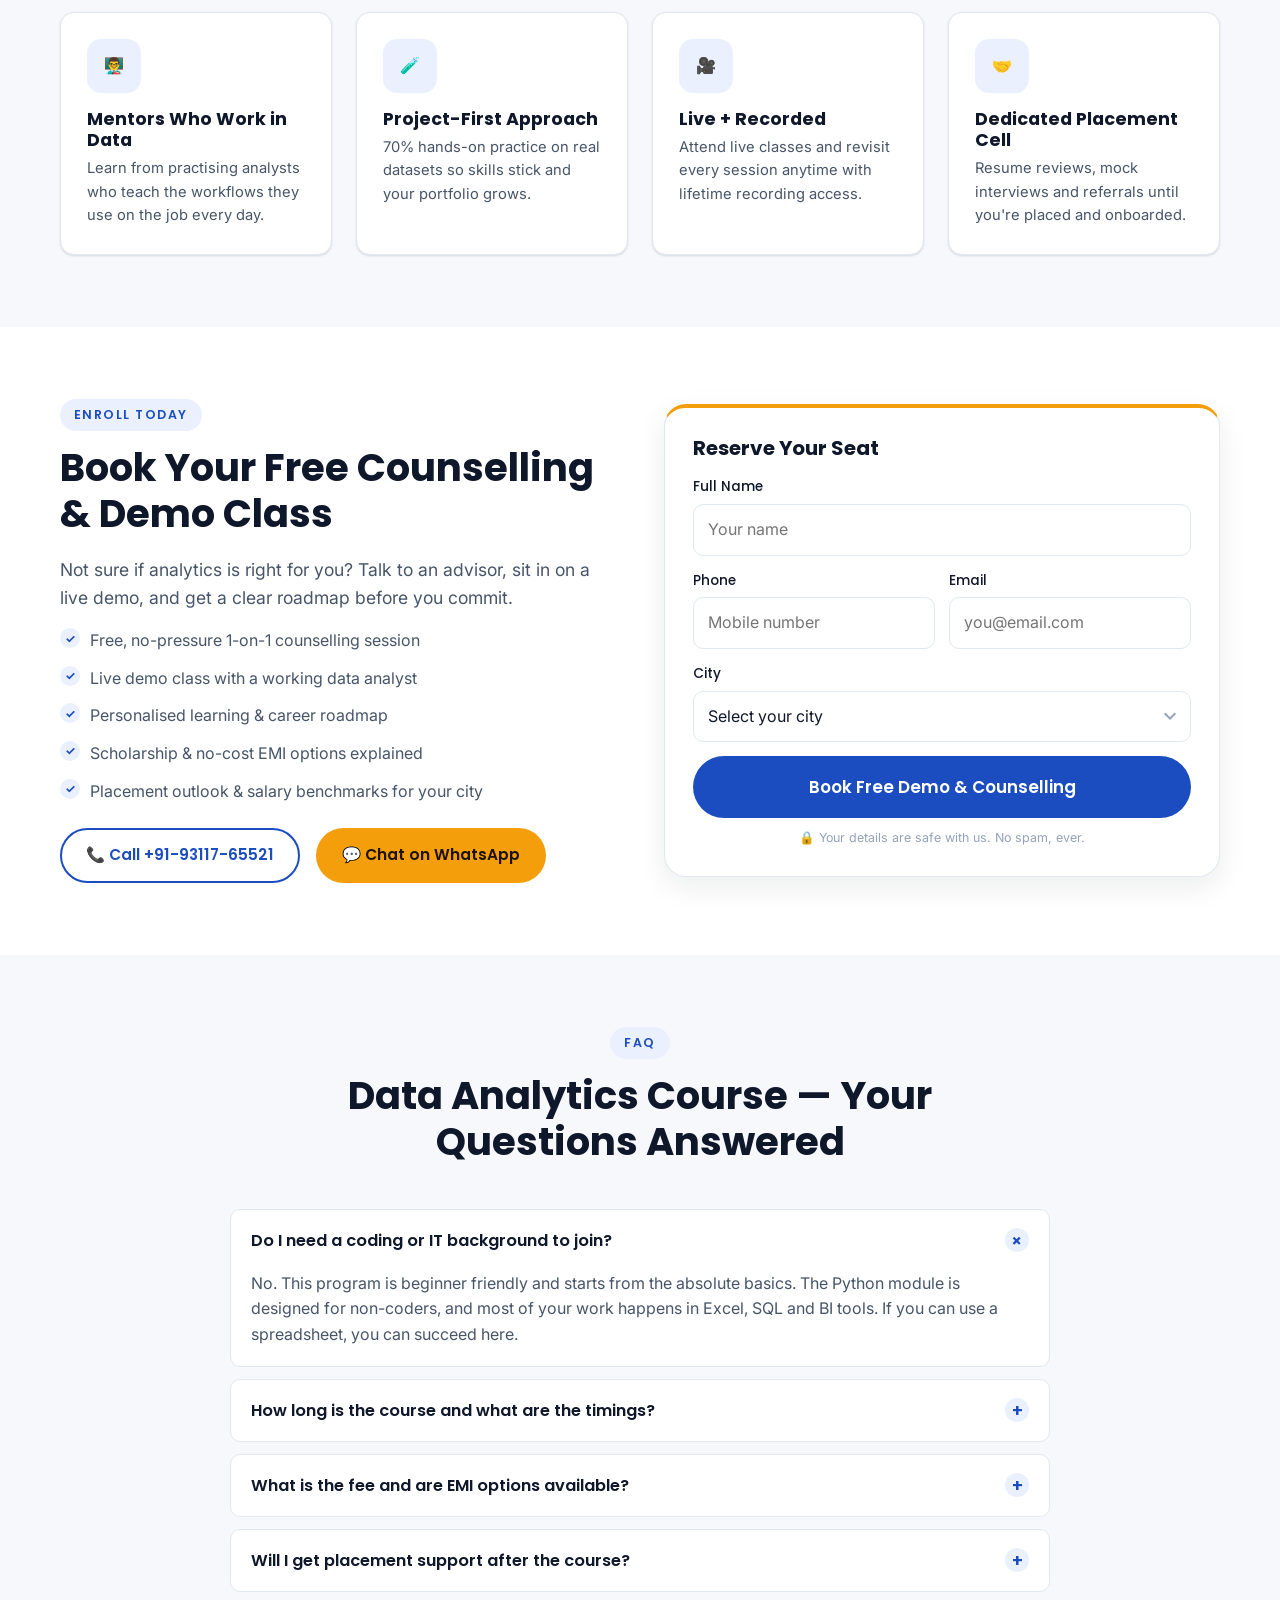
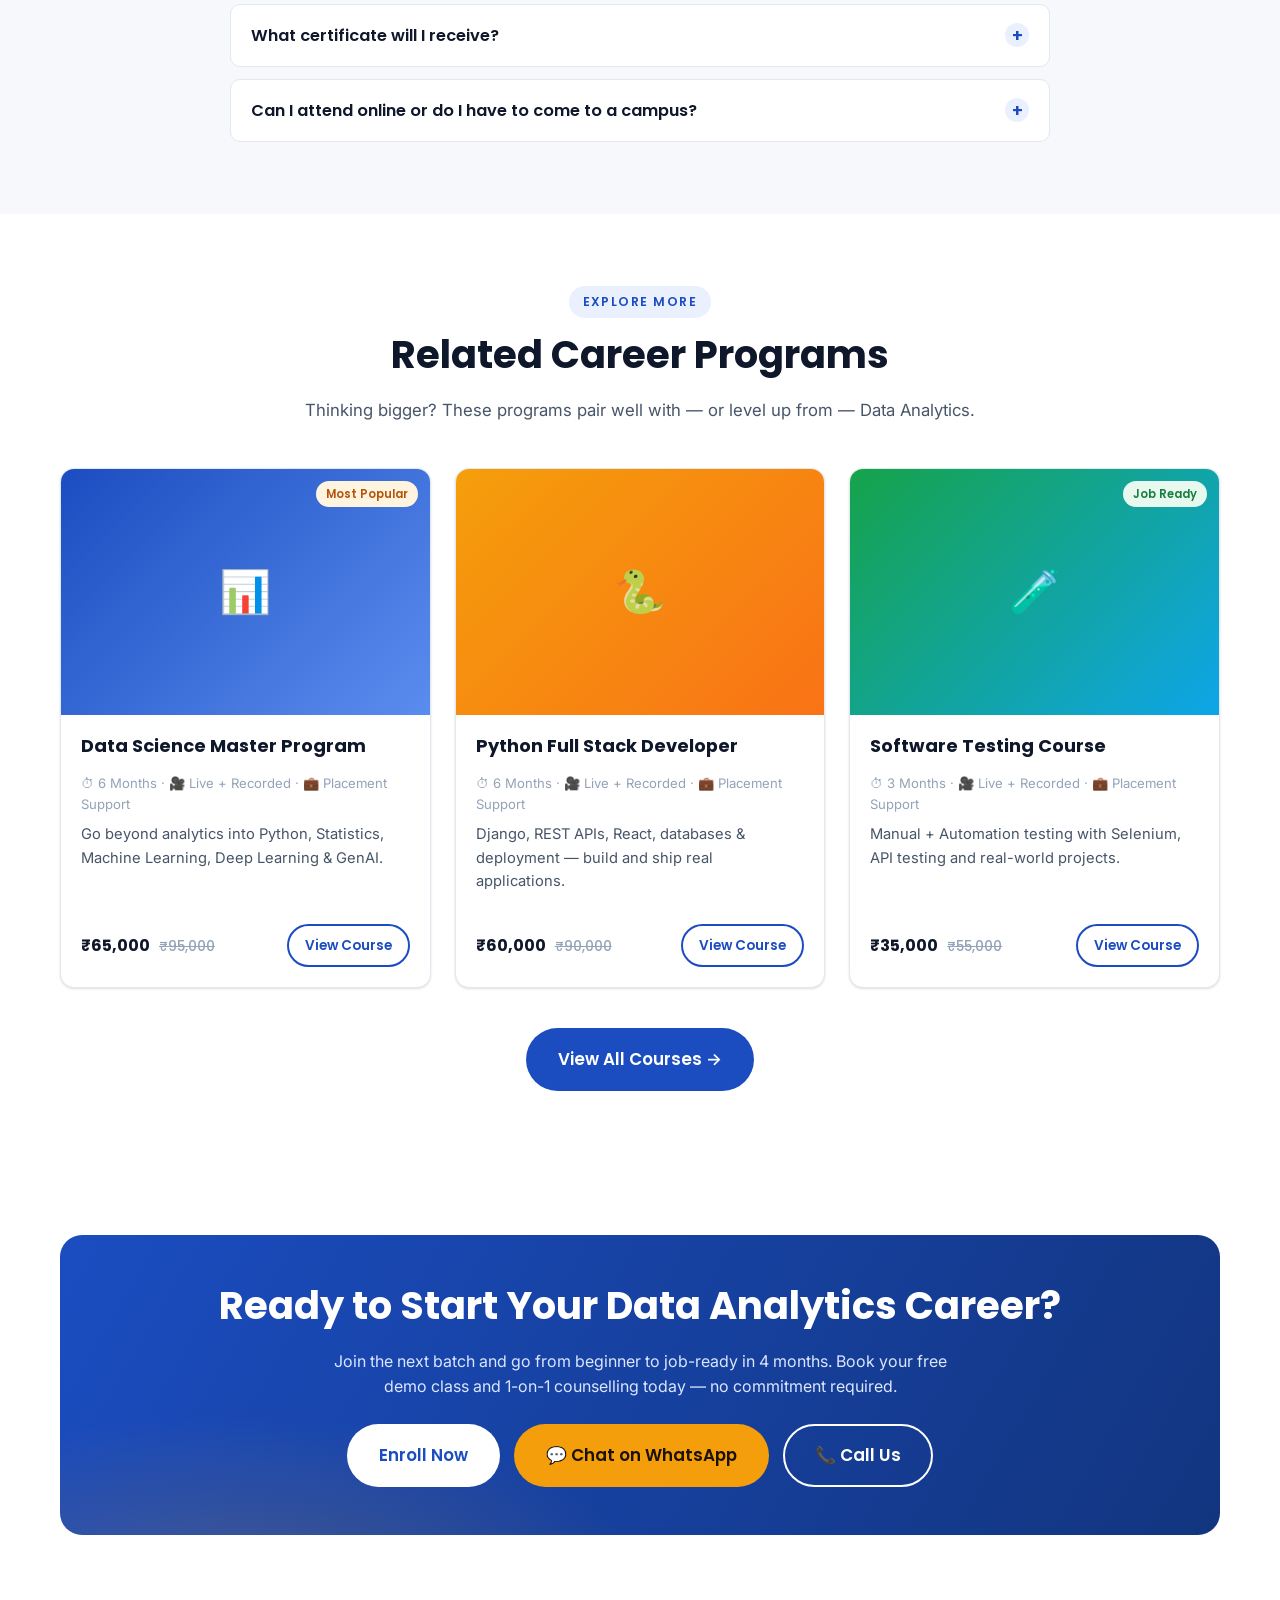
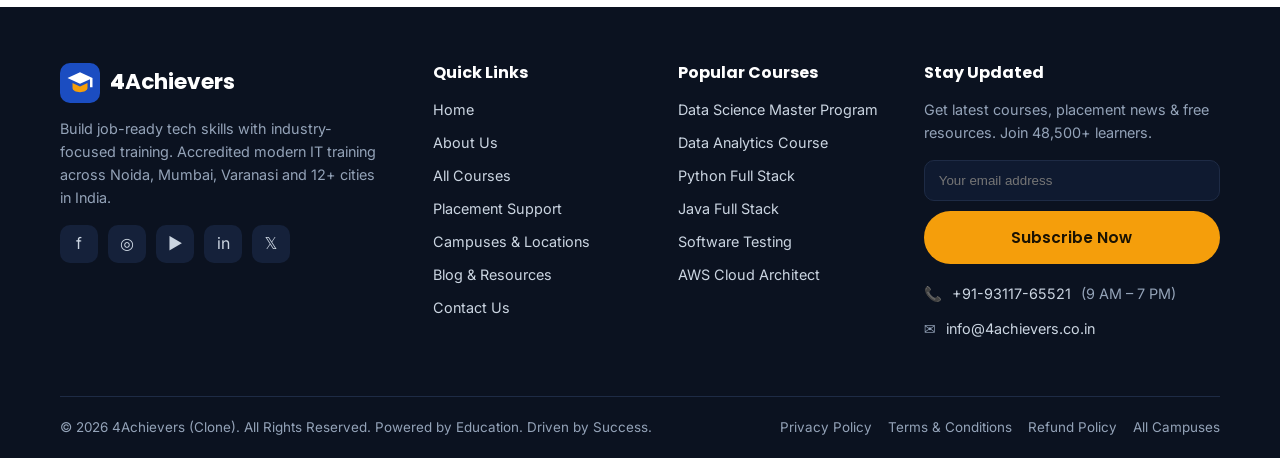
<file: course-data-analytics.html>
<!DOCTYPE html>
<html lang="en">
<head>
  <meta charset="UTF-8" />
  <meta name="viewport" content="width=device-width, initial-scale=1.0" />
  <title>Data Analytics Course — 4Achievers</title>
  <meta name="description" content="Become a job-ready Data Analyst in 4 months with 4Achievers. Master Excel, SQL, Power BI, Tableau & Python with live mentorship, real dashboards & 100% placement support." />
  <link rel="icon" href="assets/img/logo.svg" type="image/svg+xml" />
  <link rel="preconnect" href="https://fonts.googleapis.com" />
  <link rel="preconnect" href="https://fonts.gstatic.com" crossorigin />
  <link href="https://fonts.googleapis.com/css2?family=Inter:wght@400;500;600;700&family=Poppins:wght@500;600;700;800&display=swap" rel="stylesheet" />
  <link rel="stylesheet" href="css/styles.css" />
</head>
<body>
  <div id="site-header"></div>

  <!-- ===================== PAGE HERO ===================== -->
  <section class="page-hero">
    <div class="container">
      <div class="breadcrumb">
        <a href="index.html">Home</a> <span>/</span>
        <a href="courses.html">Courses</a> <span>/</span>
        <span>Data Analytics</span>
      </div>
      <div class="grid grid--2" style="align-items:center;gap:48px">
        <div data-reveal>
          <span class="eyebrow" style="background:rgba(255,255,255,.14);color:#fff">Beginner Friendly · Placement Oriented</span>
          <h1>Data Analytics Course</h1>
          <p class="lead" style="color:#dbe6ff">Turn raw numbers into business decisions. Master Excel, SQL, Power BI, Tableau and Python to build portfolio-ready dashboards and launch a high-demand analytics career in just 4 months.</p>
          <div class="flex gap-2 wrap mt-2">
            <span class="badge badge--dark">⏱ 4 Months</span>
            <span class="badge badge--dark">🎥 Live + Recorded</span>
            <span class="badge badge--dark">🌱 Beginner Friendly</span>
            <span class="badge badge--dark">📜 Certification</span>
          </div>
          <div class="hero__actions mt-3">
            <a class="btn btn--accent btn--lg" href="contact.html">Enroll Now</a>
            <a class="btn btn--light btn--lg" href="#syllabus">Download Syllabus</a>
            <a class="btn btn--secondary btn--lg" style="color:#fff;border-color:#fff" href="contact.html">Book Free Demo</a>
          </div>
          <div class="flex gap-2 wrap mt-3" style="align-items:center;color:#dbe6ff;font-size:.92rem">
            <span class="testimonial__stars">★★★★★</span>
            <strong style="color:#fff">4.8/5</strong>
            <span>· 3,200+ learners rated this program</span>
          </div>
        </div>
        <div data-reveal>
          <div class="form-card" style="padding:0;overflow:hidden">
            <div class="media-ph" style="background:linear-gradient(135deg,#0ea5e9,#2456d6);aspect-ratio:4/3">
              <div style="text-align:center;padding:24px">
                <div style="font-size:3.2rem">📈</div>
                <div style="font-family:var(--head);font-weight:700;font-size:1.3rem;margin-top:8px;color:#fff">Data Analytics Program</div>
                <div style="opacity:.9;margin-top:6px;color:#fff">Excel · SQL · Power BI · Tableau · Python</div>
              </div>
            </div>
            <div style="padding:22px;background:#fff">
              <div class="flex items-center justify-between wrap gap-2">
                <div>
                  <div class="course-card__price" style="font-size:1.5rem">₹45,000 <span class="course-card__old">₹70,000</span></div>
                  <div style="color:var(--accent-2);font-weight:600;font-size:.85rem">Save ₹25,000 · EMI from ₹5,000/mo</div>
                </div>
                <span class="badge badge--demand">🔥 Limited Seats</span>
              </div>
              <a class="btn btn--primary btn--block mt-2" href="contact.html">Reserve My Seat</a>
            </div>
          </div>
        </div>
      </div>
    </div>
  </section>

  <!-- ===================== HIGHLIGHTS BAND ===================== -->
  <section class="section section--tight">
    <div class="container">
      <div class="grid grid--4">
        <div class="feature" data-reveal>
          <div class="feature__icon">⏱</div>
          <h3 class="feature__title">4 Months Duration</h3>
          <p class="feature__text">Weekday &amp; weekend batches with live classes plus lifetime recorded access.</p>
        </div>
        <div class="feature" data-reveal>
          <div class="feature__icon">🛠</div>
          <h3 class="feature__title">6+ Hands-on Projects</h3>
          <p class="feature__text">Build real dashboards and reports you can showcase to recruiters.</p>
        </div>
        <div class="feature" data-reveal>
          <div class="feature__icon">💼</div>
          <h3 class="feature__title">Placement Support</h3>
          <p class="feature__text">Resume help, mock interviews and referrals through 500+ hiring partners.</p>
        </div>
        <div class="feature" data-reveal>
          <div class="feature__icon">📜</div>
          <h3 class="feature__title">Industry Certification</h3>
          <p class="feature__text">Earn a recognised certificate and prep for global analytics credentials.</p>
        </div>
      </div>
    </div>
  </section>

  <!-- ===================== OVERVIEW ===================== -->
  <section class="section section--alt">
    <div class="container grid grid--2" style="align-items:start;gap:48px">
      <div data-reveal>
        <span class="eyebrow">Program Overview</span>
        <h2>Learn the Exact Analytics Stack Companies Hire For</h2>
        <p class="lead">Data Analytics is one of the fastest-growing, non-coding-heavy routes into a tech career — and this program is built to get you job-ready without any prior IT experience.</p>
        <p>Over 4 structured months you move from spreadsheet fundamentals to advanced SQL querying, statistical thinking, Python-based analysis and interactive dashboards in Power BI and Tableau. Every module is taught live by working analysts and reinforced with graded assignments, so you learn by doing, not just watching.</p>
        <p>By the end, you'll know how to clean messy data, run meaningful analysis, build clear visualisations and — just as importantly — tell a data story that drives business decisions. You graduate with a portfolio of real dashboards, interview preparation and dedicated placement support to land roles like Data Analyst and Business Analyst.</p>
      </div>
      <div data-reveal>
        <div class="form-card">
          <h3 style="margin-bottom:16px">Who Should Join?</h3>
          <ul class="list-check">
            <li>Freshers &amp; final-year students wanting a fast route into tech</li>
            <li>Working professionals aiming to switch into analytics roles</li>
            <li>Commerce, finance &amp; operations staff who work with data daily</li>
            <li>Sales, marketing &amp; HR professionals who want data-backed decisions</li>
            <li>Anyone from a non-IT background — no coding experience required</li>
            <li>Entrepreneurs &amp; managers who want to read dashboards confidently</li>
          </ul>
          <a class="btn btn--secondary btn--block mt-2" href="contact.html">Talk to a Course Advisor</a>
        </div>
      </div>
    </div>
  </section>

  <!-- ===================== WHAT YOU'LL LEARN ===================== -->
  <section class="section">
    <div class="container">
      <div class="section__head">
        <span class="eyebrow">Learning Outcomes</span>
        <h2>What You'll Be Able to Do After This Course</h2>
        <p>Practical, job-aligned skills you'll apply from week one — not abstract theory.</p>
      </div>
      <div class="grid grid--3">
        <ul class="list-check" data-reveal>
          <li>Clean, transform &amp; prepare messy real-world datasets</li>
          <li>Build advanced Excel models with formulas &amp; pivot tables</li>
          <li>Write SQL queries to extract insights from databases</li>
          <li>Apply statistics &amp; probability to real business problems</li>
        </ul>
        <ul class="list-check" data-reveal>
          <li>Analyse data with Python using Pandas &amp; NumPy</li>
          <li>Design interactive dashboards in Power BI</li>
          <li>Create executive-ready visuals in Tableau</li>
          <li>Build KPI reports that leadership can act on</li>
        </ul>
        <ul class="list-check" data-reveal>
          <li>Turn analysis into a clear, persuasive data story</li>
          <li>Measure trends, forecasts &amp; business performance</li>
          <li>Assemble a portfolio of production-style dashboards</li>
          <li>Crack analyst interviews with confidence</li>
        </ul>
      </div>
    </div>
  </section>

  <!-- ===================== CURRICULUM ===================== -->
  <section class="section section--alt" id="syllabus">
    <div class="container">
      <div class="section__head">
        <span class="eyebrow">Curriculum</span>
        <h2>A 9-Module Path From Spreadsheets to Dashboards</h2>
        <p>Structured, project-backed modules designed with input from working data analysts.</p>
      </div>
      <div class="accordion" data-single>
        <div class="accordion__item is-open">
          <button class="accordion__btn">Module 1 · Advanced Excel for Analytics<span class="ico">+</span></button>
          <div class="accordion__panel" style="max-height:320px">
            <p>Lookup &amp; reference functions (VLOOKUP, XLOOKUP, INDEX-MATCH), logical &amp; text functions, pivot tables &amp; slicers, conditional formatting, data cleaning techniques, what-if analysis, and building your first interactive Excel dashboard.</p>
          </div>
        </div>
        <div class="accordion__item">
          <button class="accordion__btn">Module 2 · SQL for Analytics<span class="ico">+</span></button>
          <div class="accordion__panel"><p>Relational database basics, SELECT queries, filtering &amp; sorting, JOINs across multiple tables, GROUP BY &amp; aggregate functions, subqueries, window functions, and writing analyst-grade queries to answer business questions.</p></div>
        </div>
        <div class="accordion__item">
          <button class="accordion__btn">Module 3 · Statistics &amp; Probability<span class="ico">+</span></button>
          <div class="accordion__panel"><p>Descriptive statistics, measures of central tendency &amp; dispersion, probability fundamentals, distributions, correlation vs causation, hypothesis testing and confidence intervals — explained in plain business language.</p></div>
        </div>
        <div class="accordion__item">
          <button class="accordion__btn">Module 4 · Python for Analytics<span class="ico">+</span></button>
          <div class="accordion__panel"><p>Python basics for non-coders, working with Pandas DataFrames, data cleaning &amp; wrangling, grouping &amp; merging, exploratory data analysis, and plotting with Matplotlib &amp; Seaborn.</p></div>
        </div>
        <div class="accordion__item">
          <button class="accordion__btn">Module 5 · Power BI<span class="ico">+</span></button>
          <div class="accordion__panel"><p>Connecting &amp; transforming data with Power Query, building the data model, writing DAX measures, creating interactive visuals, drill-through &amp; filters, and publishing reports for stakeholders.</p></div>
        </div>
        <div class="accordion__item">
          <button class="accordion__btn">Module 6 · Tableau<span class="ico">+</span></button>
          <div class="accordion__panel"><p>Tableau interface &amp; data connections, calculated fields, parameters, maps &amp; charts, building interactive worksheets, and assembling polished, executive-ready dashboards.</p></div>
        </div>
        <div class="accordion__item">
          <button class="accordion__btn">Module 7 · Dashboarding &amp; KPI Design<span class="ico">+</span></button>
          <div class="accordion__panel"><p>Dashboard design principles, choosing the right chart, defining and tracking KPIs, layout &amp; colour best practices, performance optimisation, and building dashboards that people actually use.</p></div>
        </div>
        <div class="accordion__item">
          <button class="accordion__btn">Module 8 · Data Storytelling<span class="ico">+</span></button>
          <div class="accordion__panel"><p>Framing insights for decision-makers, structuring a data narrative, presenting findings, building a case with evidence, and communicating recommendations clearly to non-technical audiences.</p></div>
        </div>
        <div class="accordion__item">
          <button class="accordion__btn">Module 9 · Capstone Project &amp; Interview Prep<span class="ico">+</span></button>
          <div class="accordion__panel"><p>An end-to-end capstone combining SQL, Python and BI tools, portfolio polishing, resume &amp; LinkedIn optimisation, SQL &amp; analytics interview question drills, and mock interviews with feedback.</p></div>
        </div>
      </div>
      <div class="text-center mt-4"><a class="btn btn--primary" href="contact.html">Get the Full Syllabus PDF</a></div>
    </div>
  </section>

  <!-- ===================== TOOLS & TECHNOLOGIES ===================== -->
  <section class="section">
    <div class="container">
      <div class="section__head">
        <span class="eyebrow">Tools &amp; Technologies</span>
        <h2>Master the Complete Analyst Toolkit</h2>
        <p>Hands-on practice with the exact tools listed in real Data Analyst job descriptions.</p>
      </div>
      <div class="logos" data-reveal>
        <span class="logo-chip">Excel</span>
        <span class="logo-chip">SQL</span>
        <span class="logo-chip">Power BI</span>
        <span class="logo-chip">Tableau</span>
        <span class="logo-chip">Python</span>
        <span class="logo-chip">Pandas</span>
        <span class="logo-chip">Statistics</span>
      </div>
    </div>
  </section>

  <!-- ===================== PROJECTS ===================== -->
  <section class="section section--alt">
    <div class="container">
      <div class="section__head">
        <span class="eyebrow">Hands-on Projects</span>
        <h2>Graduate With Portfolio-Ready Dashboards</h2>
        <p>Every project mirrors a real business scenario, so your portfolio speaks louder than any certificate.</p>
      </div>
      <div class="grid grid--3">
        <article class="card" data-reveal>
          <div class="card__media" style="background:linear-gradient(135deg,#1b4dc1,#0ea5e9)"><span style="font-size:2.4rem">🛍️</span></div>
          <div class="card__body">
            <h3 class="card__title">Sales Performance Dashboard</h3>
            <p class="card__text">Build an interactive Power BI dashboard tracking revenue, regions, products and sales trends over time.</p>
            <div class="chips"><span class="chip">SQL</span><span class="chip">Power BI</span><span class="chip">DAX</span></div>
          </div>
        </article>
        <article class="card" data-reveal>
          <div class="card__media" style="background:linear-gradient(135deg,#16a34a,#0891b2)"><span style="font-size:2.4rem">🏬</span></div>
          <div class="card__body">
            <h3 class="card__title">Retail Analytics Report</h3>
            <p class="card__text">Analyse basket size, footfall and category performance to recommend data-driven store strategies.</p>
            <div class="chips"><span class="chip">Excel</span><span class="chip">Python</span><span class="chip">Pandas</span></div>
          </div>
        </article>
        <article class="card" data-reveal>
          <div class="card__media" style="background:linear-gradient(135deg,#7c3aed,#2456d6)"><span style="font-size:2.4rem">👥</span></div>
          <div class="card__body">
            <h3 class="card__title">HR Attrition Analysis</h3>
            <p class="card__text">Uncover the drivers of employee attrition and present actionable retention insights to leadership.</p>
            <div class="chips"><span class="chip">Statistics</span><span class="chip">Python</span><span class="chip">Tableau</span></div>
          </div>
        </article>
        <article class="card" data-reveal>
          <div class="card__media" style="background:linear-gradient(135deg,#f59e0b,#dc2626)"><span style="font-size:2.4rem">💰</span></div>
          <div class="card__body">
            <h3 class="card__title">Finance KPI Dashboard</h3>
            <p class="card__text">Track P&amp;L, margins, cash flow and budget variance in a clear, executive-ready finance dashboard.</p>
            <div class="chips"><span class="chip">Power BI</span><span class="chip">SQL</span><span class="chip">KPIs</span></div>
          </div>
        </article>
        <article class="card" data-reveal>
          <div class="card__media" style="background:linear-gradient(135deg,#0ea5e9,#16a34a)"><span style="font-size:2.4rem">📊</span></div>
          <div class="card__body">
            <h3 class="card__title">Marketing Funnel Analysis</h3>
            <p class="card__text">Measure campaign conversions and channel ROI to optimise marketing spend with Tableau.</p>
            <div class="chips"><span class="chip">Tableau</span><span class="chip">Excel</span><span class="chip">Statistics</span></div>
          </div>
        </article>
        <article class="card" data-reveal>
          <div class="card__media" style="background:linear-gradient(135deg,#9333ea,#2456d6)"><span style="font-size:2.4rem">🎓</span></div>
          <div class="card__body">
            <h3 class="card__title">Capstone: End-to-End Analytics</h3>
            <p class="card__text">Combine SQL, Python and BI tools in a complete analytics project from raw data to final story.</p>
            <div class="chips"><span class="chip">SQL</span><span class="chip">Python</span><span class="chip">Power BI</span></div>
          </div>
        </article>
      </div>
    </div>
  </section>

  <!-- ===================== CAREER OUTCOMES ===================== -->
  <section class="section">
    <div class="container">
      <div class="section__head">
        <span class="eyebrow">Career Outcomes</span>
        <h2>The Roles This Program Prepares You For</h2>
        <p>Data roles are in demand across every industry — from IT services and banking to retail, healthcare and startups.</p>
      </div>
      <div class="grid grid--3 mt-2">
        <div class="feature" data-reveal>
          <div class="feature__icon">📊</div>
          <h3 class="feature__title">Data Analyst</h3>
          <p class="feature__text">Clean, analyse and visualise data to answer key business questions with dashboards and reports.</p>
        </div>
        <div class="feature" data-reveal>
          <div class="feature__icon">🧭</div>
          <h3 class="feature__title">Business Analyst</h3>
          <p class="feature__text">Bridge data and strategy — translate insights into recommendations that move the business.</p>
        </div>
        <div class="feature" data-reveal>
          <div class="feature__icon">📈</div>
          <h3 class="feature__title">BI Analyst</h3>
          <p class="feature__text">Design and maintain BI dashboards that give teams self-serve access to live metrics.</p>
        </div>
      </div>
      <div class="stats stats--band mt-4" data-reveal>
        <div class="stat"><div class="stat__num" data-count="4" data-prefix="₹" data-suffix=" LPA">0</div><div class="stat__label">Starting Salary</div></div>
        <div class="stat"><div class="stat__num" data-count="12" data-prefix="₹" data-suffix=" LPA">0</div><div class="stat__label">Experienced Package</div></div>
        <div class="stat"><div class="stat__num" data-count="50000" data-suffix="+">0</div><div class="stat__label">Open Analytics Jobs</div></div>
        <div class="stat"><div class="stat__num" data-count="500" data-suffix="+">0</div><div class="stat__label">Hiring Partners</div></div>
      </div>
    </div>
  </section>

  <!-- ===================== WHY LEARN WITH US ===================== -->
  <section class="section section--alt">
    <div class="container">
      <div class="section__head">
        <span class="eyebrow">Why 4Achievers</span>
        <h2>An Analytics Program Built Around Getting You Hired</h2>
      </div>
      <div class="grid grid--4">
        <div class="feature" data-reveal>
          <div class="feature__icon">👨‍🏫</div>
          <h3 class="feature__title">Mentors Who Work in Data</h3>
          <p class="feature__text">Learn from practising analysts who teach the workflows they use on the job every day.</p>
        </div>
        <div class="feature" data-reveal>
          <div class="feature__icon">🧪</div>
          <h3 class="feature__title">Project-First Approach</h3>
          <p class="feature__text">70% hands-on practice on real datasets so skills stick and your portfolio grows.</p>
        </div>
        <div class="feature" data-reveal>
          <div class="feature__icon">🎥</div>
          <h3 class="feature__title">Live + Recorded</h3>
          <p class="feature__text">Attend live classes and revisit every session anytime with lifetime recording access.</p>
        </div>
        <div class="feature" data-reveal>
          <div class="feature__icon">🤝</div>
          <h3 class="feature__title">Dedicated Placement Cell</h3>
          <p class="feature__text">Resume reviews, mock interviews and referrals until you're placed and onboarded.</p>
        </div>
      </div>
    </div>
  </section>

  <!-- ===================== ENROLLMENT / COUNSELLING FORM ===================== -->
  <section class="section">
    <div class="container grid grid--2" style="align-items:center;gap:48px">
      <div data-reveal>
        <span class="eyebrow">Enroll Today</span>
        <h2>Book Your Free Counselling &amp; Demo Class</h2>
        <p class="lead">Not sure if analytics is right for you? Talk to an advisor, sit in on a live demo, and get a clear roadmap before you commit.</p>
        <ul class="list-check mt-2">
          <li>Free, no-pressure 1-on-1 counselling session</li>
          <li>Live demo class with a working data analyst</li>
          <li>Personalised learning &amp; career roadmap</li>
          <li>Scholarship &amp; no-cost EMI options explained</li>
          <li>Placement outlook &amp; salary benchmarks for your city</li>
        </ul>
        <div class="flex gap-2 wrap mt-3">
          <a class="btn btn--secondary" href="tel:+919311765521">📞 Call +91-93117-65521</a>
          <a class="btn btn--accent" href="https://wa.me/919311765521" target="_blank" rel="noopener">💬 Chat on WhatsApp</a>
        </div>
      </div>
      <div class="form-card form-card--accent" data-reveal>
        <h3 style="margin-bottom:16px">Reserve Your Seat</h3>
        <form onsubmit="return window.FA.fakeSubmit(event,'Thanks! Our counsellor will call you shortly about the Data Analytics program.')">
          <div class="form__group"><label class="form__label">Full Name</label><input class="form__control" type="text" placeholder="Your name" required></div>
          <div class="form__row">
            <div class="form__group"><label class="form__label">Phone</label><input class="form__control" type="tel" placeholder="Mobile number" required></div>
            <div class="form__group"><label class="form__label">Email</label><input class="form__control" type="email" placeholder="you@email.com" required></div>
          </div>
          <div class="form__group"><label class="form__label">City</label>
            <select class="form__control" required>
              <option value="">Select your city</option>
              <option>Noida</option><option>Delhi</option><option>Mumbai</option><option>Bangalore</option><option>Gurugram</option><option>Pune</option><option>Hyderabad</option><option>Online</option><option>Other</option>
            </select>
          </div>
          <button class="btn btn--primary btn--block btn--lg" type="submit">Book Free Demo &amp; Counselling</button>
          <p class="form__hint">🔒 Your details are safe with us. No spam, ever.</p>
        </form>
      </div>
    </div>
  </section>

  <!-- ===================== FAQ ===================== -->
  <section class="section section--alt">
    <div class="container">
      <div class="section__head">
        <span class="eyebrow">FAQ</span>
        <h2>Data Analytics Course — Your Questions Answered</h2>
      </div>
      <div class="accordion" data-single>
        <div class="accordion__item is-open">
          <button class="accordion__btn">Do I need a coding or IT background to join?<span class="ico">+</span></button>
          <div class="accordion__panel" style="max-height:220px"><p>No. This program is beginner friendly and starts from the absolute basics. The Python module is designed for non-coders, and most of your work happens in Excel, SQL and BI tools. If you can use a spreadsheet, you can succeed here.</p></div>
        </div>
        <div class="accordion__item">
          <button class="accordion__btn">How long is the course and what are the timings?<span class="ico">+</span></button>
          <div class="accordion__panel"><p>The program runs for 4 months with flexible weekday and weekend batches. Classes are live and also recorded, so you can learn alongside a job or studies and revisit any session later.</p></div>
        </div>
        <div class="accordion__item">
          <button class="accordion__btn">What is the fee and are EMI options available?<span class="ico">+</span></button>
          <div class="accordion__panel"><p>The course fee is ₹45,000 (discounted from ₹70,000). We offer no-cost EMI starting from around ₹5,000 per month, plus merit and early-bird scholarships. Our advisors will walk you through all options.</p></div>
        </div>
        <div class="accordion__item">
          <button class="accordion__btn">Will I get placement support after the course?<span class="ico">+</span></button>
          <div class="accordion__panel"><p>Yes. You get dedicated placement support including resume building, LinkedIn optimisation, mock interviews, SQL &amp; analytics question drills, and referrals to 500+ hiring partners until you're placed.</p></div>
        </div>
        <div class="accordion__item">
          <button class="accordion__btn">What certificate will I receive?<span class="ico">+</span></button>
          <div class="accordion__panel"><p>You'll receive a 4Achievers Data Analytics completion certificate, and the curriculum is aligned to industry credentials in Power BI, Tableau and SQL so you can certify alongside your training.</p></div>
        </div>
        <div class="accordion__item">
          <button class="accordion__btn">Can I attend online or do I have to come to a campus?<span class="ico">+</span></button>
          <div class="accordion__panel"><p>Both. You can join fully online with the same live classes and mentor support, or attend at any of our 15+ campuses across India including Noida, Delhi, Mumbai, Bangalore and Pune.</p></div>
        </div>
      </div>
    </div>
  </section>

  <!-- ===================== RELATED COURSES ===================== -->
  <section class="section">
    <div class="container">
      <div class="section__head">
        <span class="eyebrow">Explore More</span>
        <h2>Related Career Programs</h2>
        <p>Thinking bigger? These programs pair well with — or level up from — Data Analytics.</p>
      </div>
      <div class="grid grid--3">
        <article class="card course-card" data-reveal>
          <div class="card__media" style="background:linear-gradient(135deg,#1b4dc1,#5b8def)"><span style="font-size:2.6rem">📊</span><span class="badge badge--popular" style="position:absolute;top:12px;right:12px">Most Popular</span></div>
          <div class="card__body">
            <h3 class="card__title">Data Science Master Program</h3>
            <div class="card__meta">⏱ 6 Months · 🎥 Live + Recorded · 💼 Placement Support</div>
            <p class="card__text">Go beyond analytics into Python, Statistics, Machine Learning, Deep Learning &amp; GenAI.</p>
            <div class="card__footer"><span class="course-card__price">₹65,000 <span class="course-card__old">₹95,000</span></span><a class="btn btn--secondary btn--sm" href="course-data-science.html">View Course</a></div>
          </div>
        </article>
        <article class="card course-card" data-reveal>
          <div class="card__media" style="background:linear-gradient(135deg,#f59e0b,#f97316)"><span style="font-size:2.6rem">🐍</span></div>
          <div class="card__body">
            <h3 class="card__title">Python Full Stack Developer</h3>
            <div class="card__meta">⏱ 6 Months · 🎥 Live + Recorded · 💼 Placement Support</div>
            <p class="card__text">Django, REST APIs, React, databases &amp; deployment — build and ship real applications.</p>
            <div class="card__footer"><span class="course-card__price">₹60,000 <span class="course-card__old">₹90,000</span></span><a class="btn btn--secondary btn--sm" href="course-python-full-stack.html">View Course</a></div>
          </div>
        </article>
        <article class="card course-card" data-reveal>
          <div class="card__media" style="background:linear-gradient(135deg,#16a34a,#0ea5e9)"><span style="font-size:2.6rem">🧪</span><span class="badge badge--job" style="position:absolute;top:12px;right:12px">Job Ready</span></div>
          <div class="card__body">
            <h3 class="card__title">Software Testing Course</h3>
            <div class="card__meta">⏱ 3 Months · 🎥 Live + Recorded · 💼 Placement Support</div>
            <p class="card__text">Manual + Automation testing with Selenium, API testing and real-world projects.</p>
            <div class="card__footer"><span class="course-card__price">₹35,000 <span class="course-card__old">₹55,000</span></span><a class="btn btn--secondary btn--sm" href="course-software-testing.html">View Course</a></div>
          </div>
        </article>
      </div>
      <div class="text-center mt-4"><a class="btn btn--primary btn--lg" href="courses.html">View All Courses →</a></div>
    </div>
  </section>

  <!-- ===================== FINAL CTA ===================== -->
  <section class="section">
    <div class="container">
      <div class="cta-band" data-reveal>
        <h2>Ready to Start Your Data Analytics Career?</h2>
        <p>Join the next batch and go from beginner to job-ready in 4 months. Book your free demo class and 1-on-1 counselling today — no commitment required.</p>
        <div class="cta-actions">
          <a class="btn btn--light btn--lg" href="contact.html">Enroll Now</a>
          <a class="btn btn--accent btn--lg" href="https://wa.me/919311765521" target="_blank" rel="noopener">💬 Chat on WhatsApp</a>
          <a class="btn btn--secondary btn--lg" style="color:#fff;border-color:#fff" href="tel:+919311765521">📞 Call Us</a>
        </div>
      </div>
    </div>
  </section>

  <div id="site-footer"></div>
  <script src="js/layout.js"></script>
  <script src="js/main.js"></script>
</body>
</html>
</file>
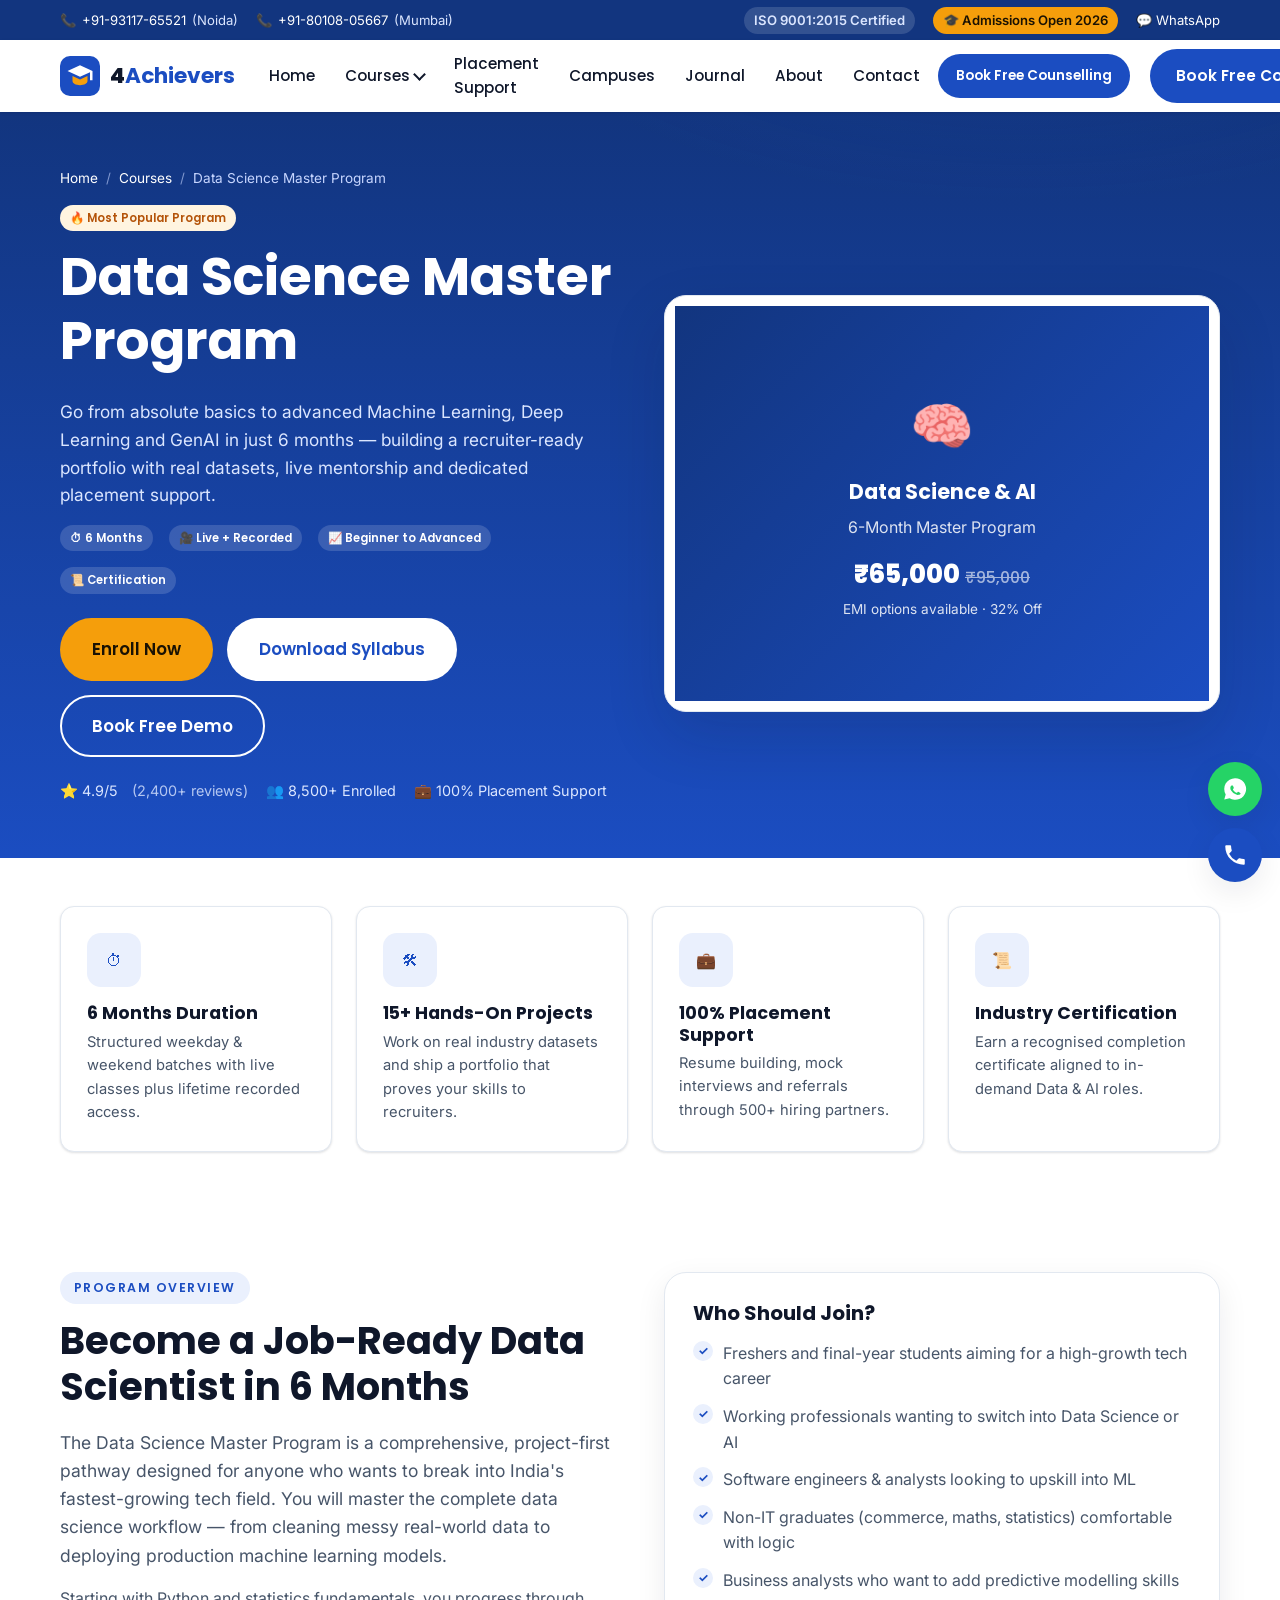
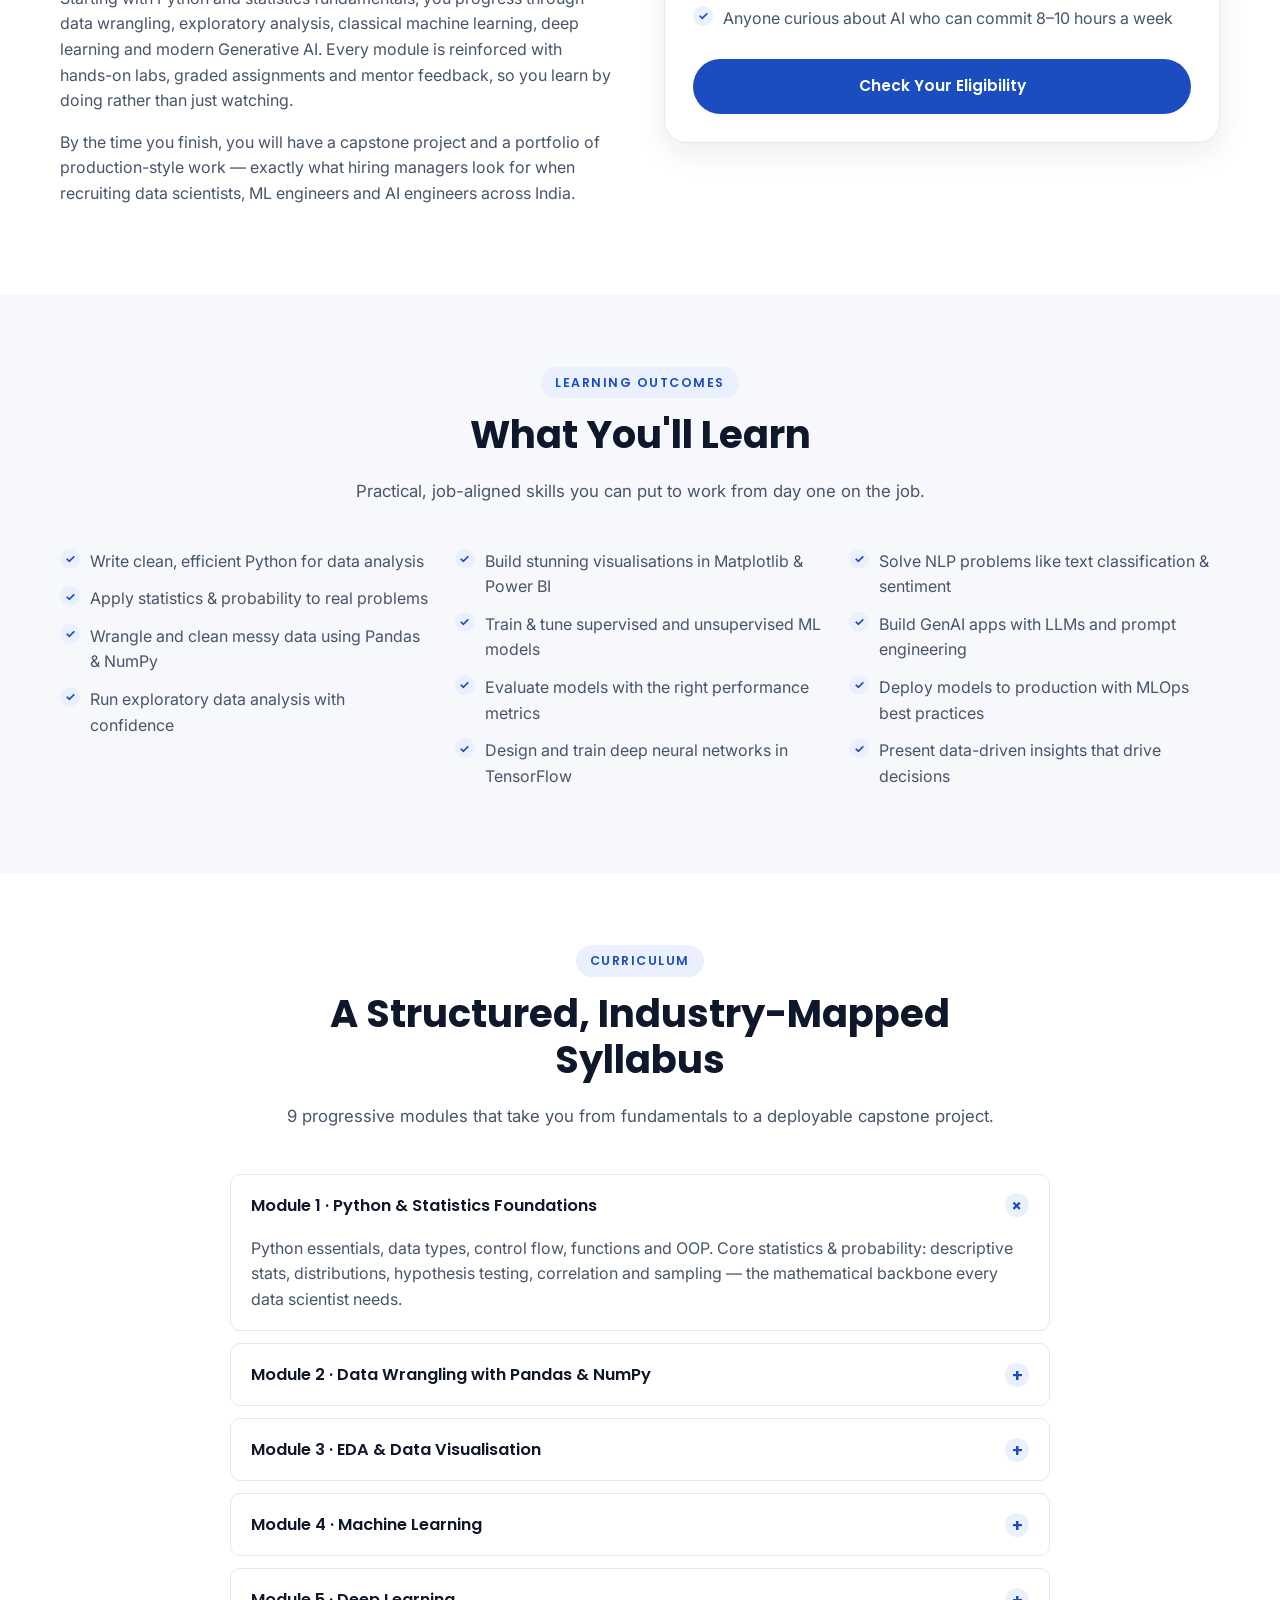
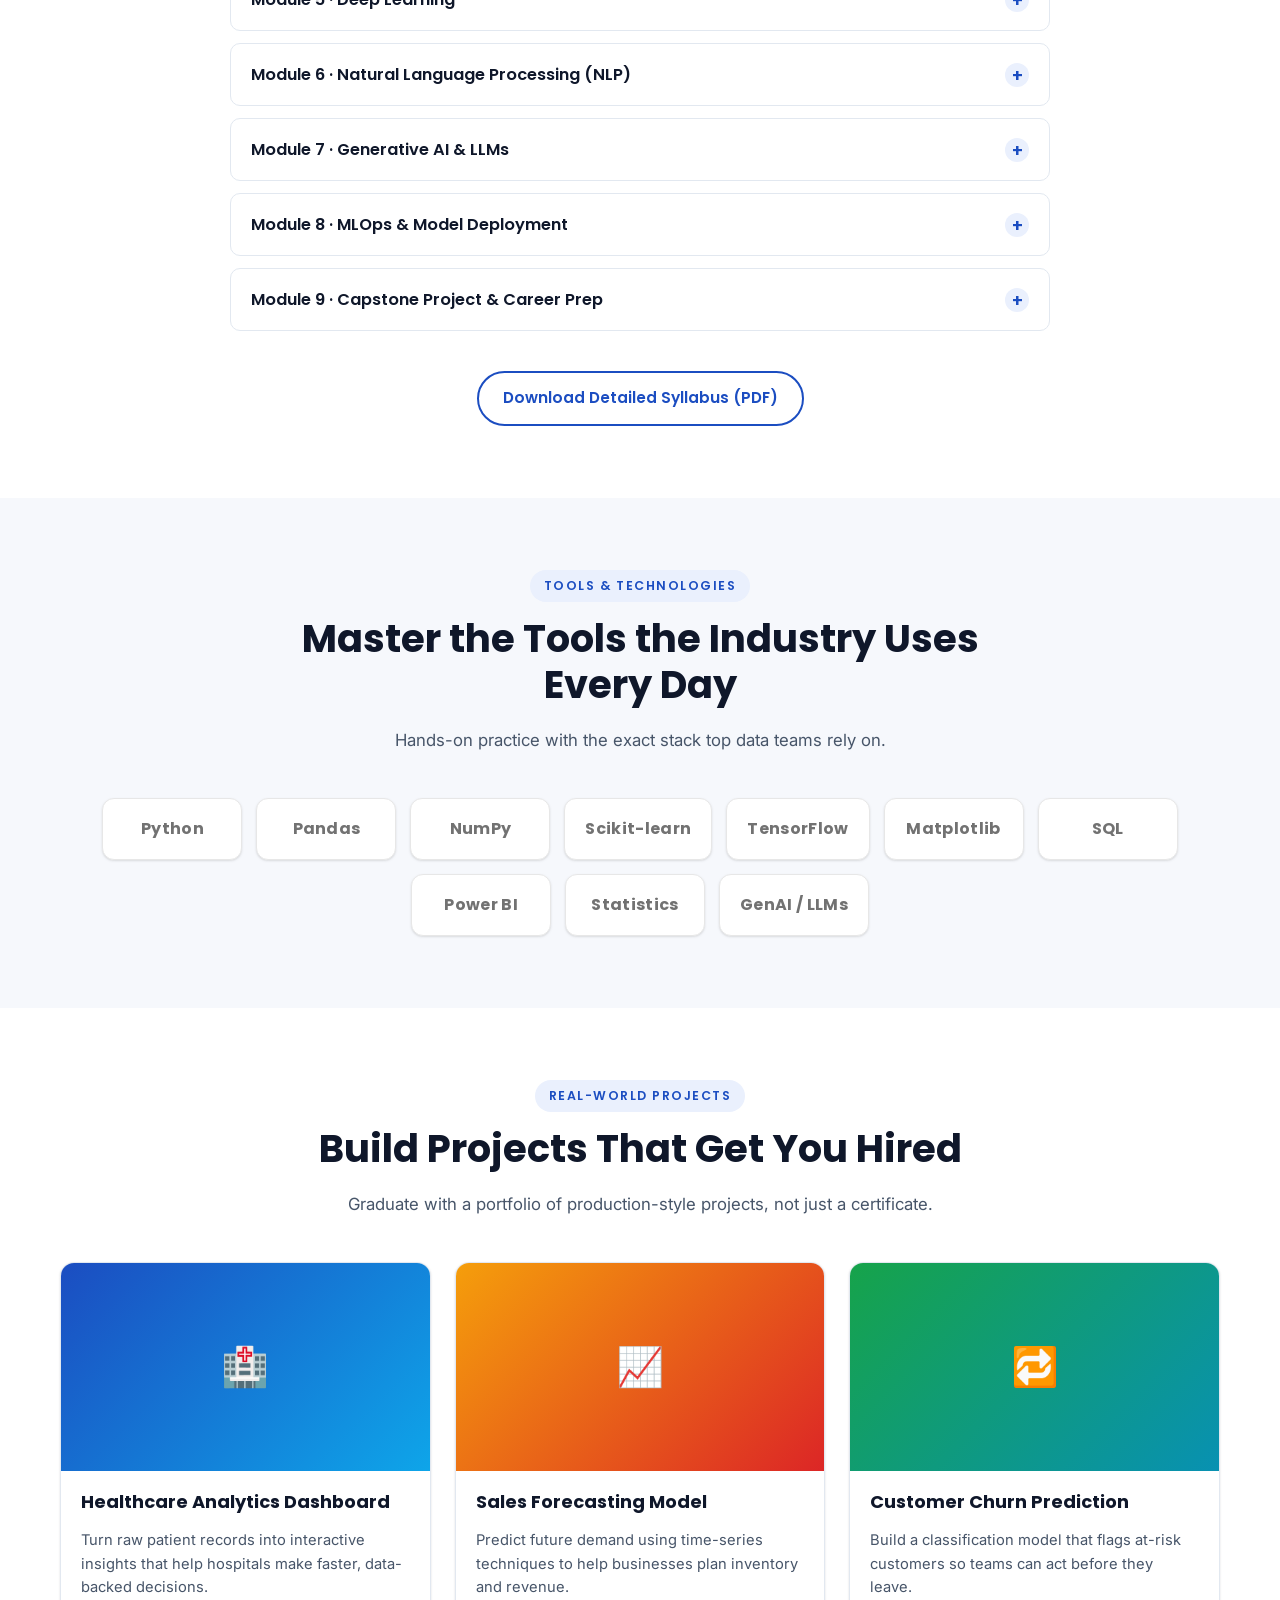
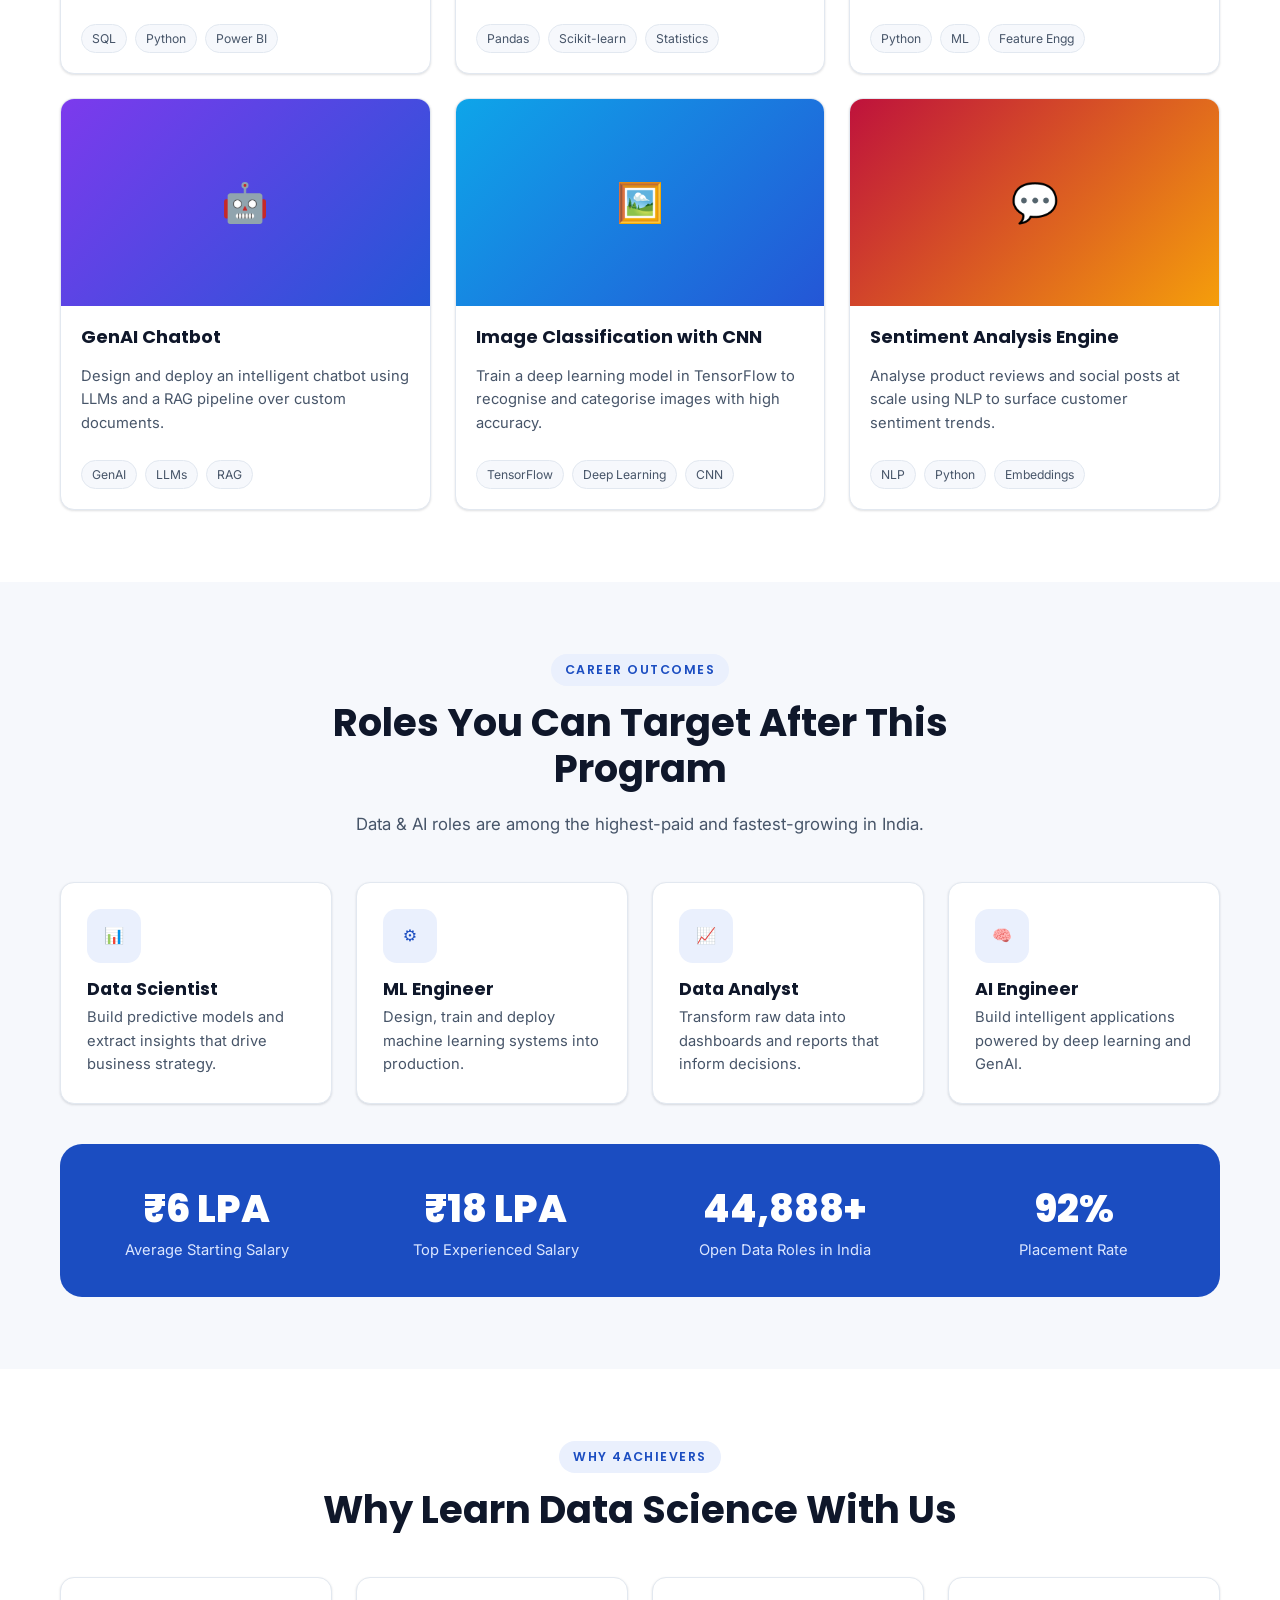
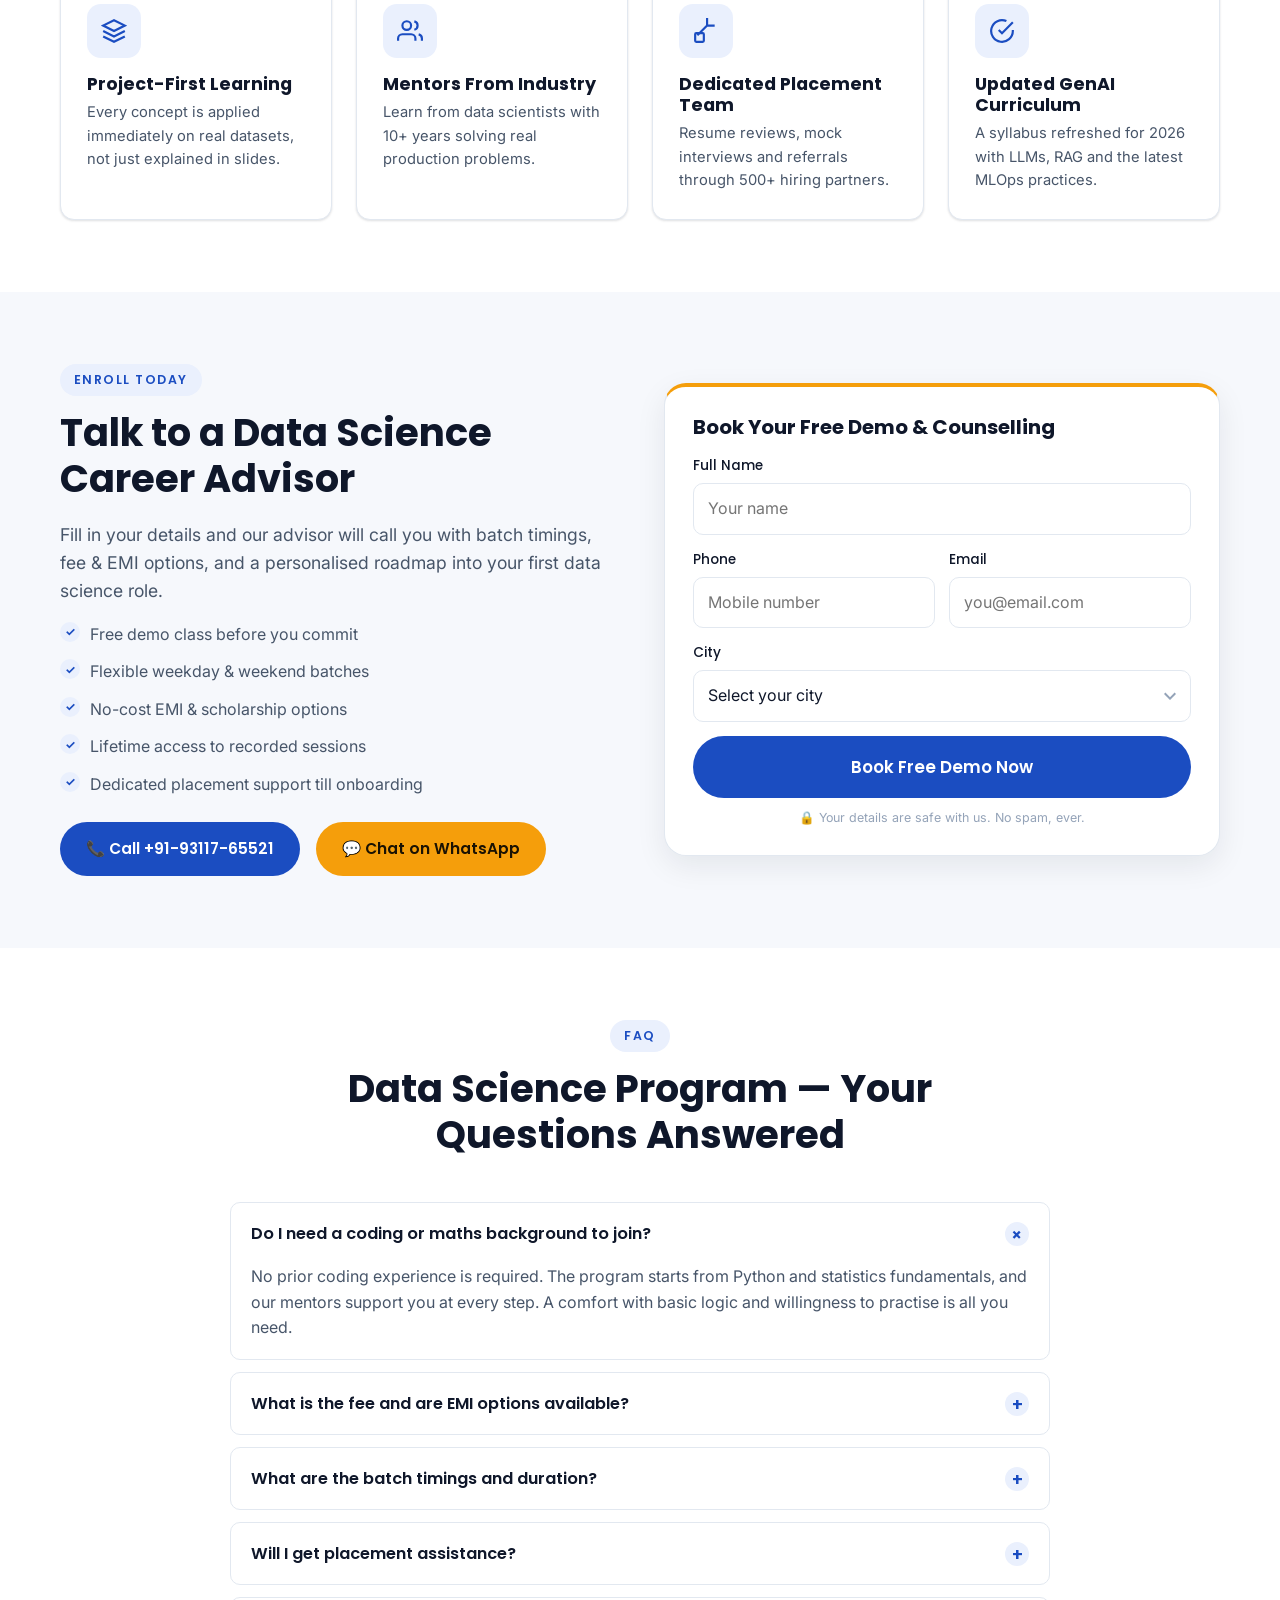
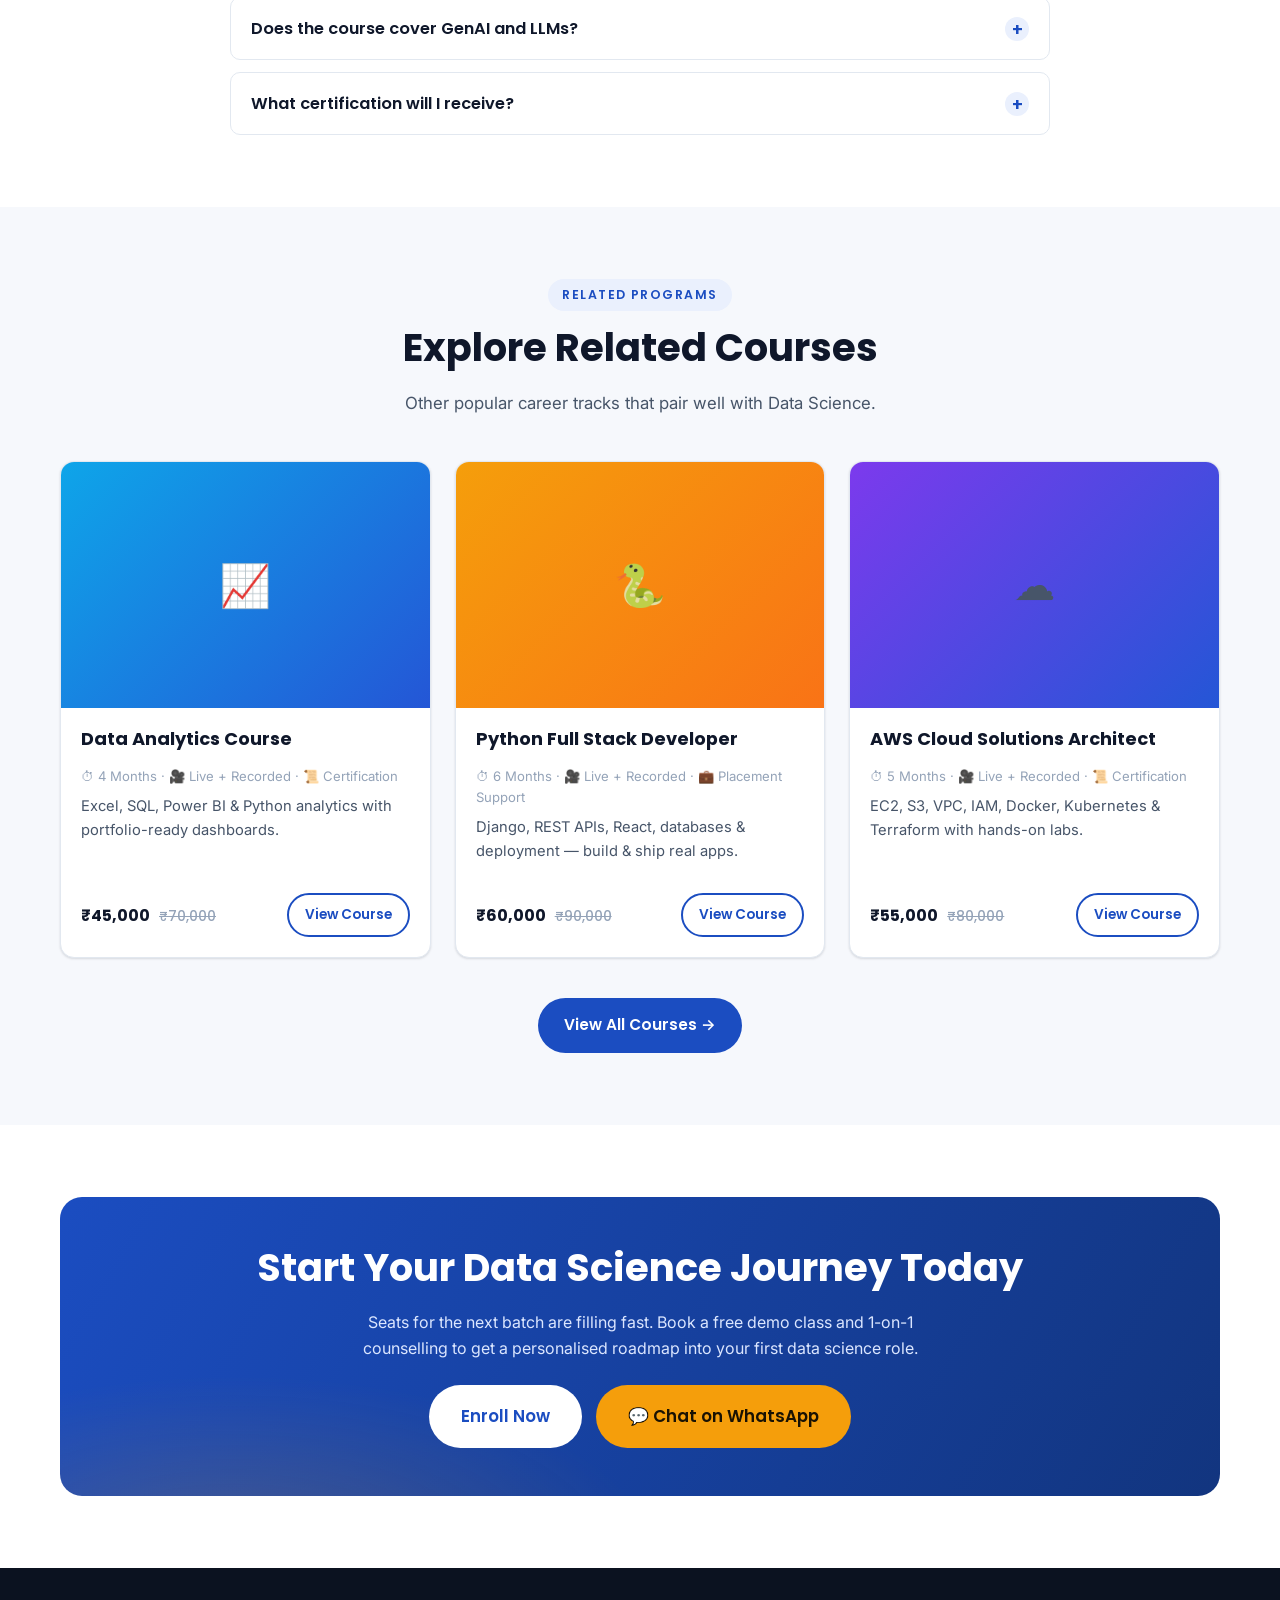
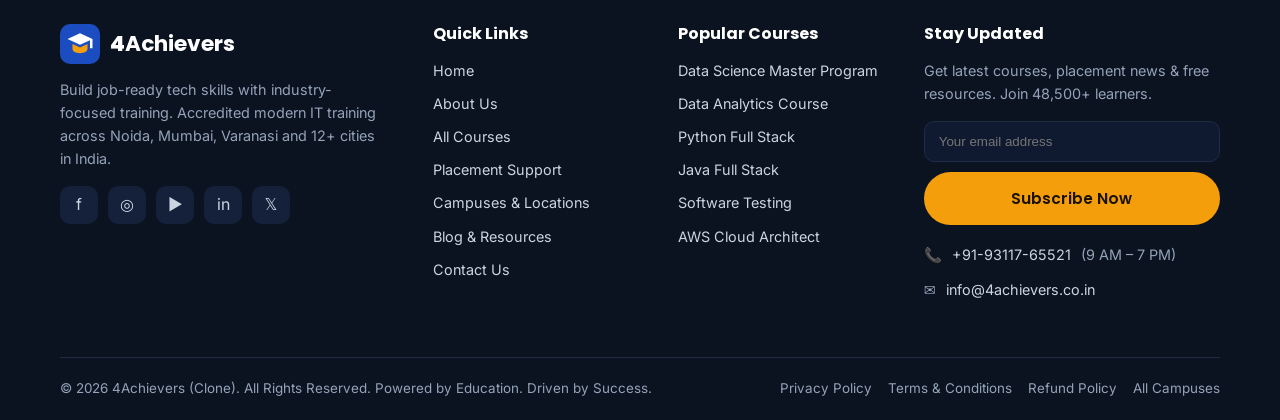
<file: course-data-science.html>
<!DOCTYPE html>
<html lang="en">
<head>
  <meta charset="UTF-8" />
  <meta name="viewport" content="width=device-width, initial-scale=1.0" />
  <title>Data Science Master Program — 4Achievers</title>
  <meta name="description" content="6-month Data Science Master Program by 4Achievers — Python, Statistics, Machine Learning, Deep Learning, NLP & GenAI with live projects, certification and 100% placement support. Fees ₹65,000." />
  <link rel="icon" href="assets/img/logo.svg" type="image/svg+xml" />
  <link rel="preconnect" href="https://fonts.googleapis.com" />
  <link rel="preconnect" href="https://fonts.gstatic.com" crossorigin />
  <link href="https://fonts.googleapis.com/css2?family=Inter:wght@400;500;600;700&family=Poppins:wght@500;600;700;800&display=swap" rel="stylesheet" />
  <link rel="stylesheet" href="css/styles.css" />
</head>
<body>
  <div id="site-header"></div>

  <!-- ===================== PAGE HERO ===================== -->
  <section class="page-hero">
    <div class="container">
      <div class="breadcrumb">
        <a href="index.html">Home</a> <span>/</span>
        <a href="courses.html">Courses</a> <span>/</span>
        Data Science Master Program
      </div>
      <div class="grid grid--2" style="align-items:center;gap:48px">
        <div data-reveal>
          <span class="badge badge--popular" style="margin-bottom:14px">🔥 Most Popular Program</span>
          <h1>Data Science Master Program</h1>
          <p>Go from absolute basics to advanced Machine Learning, Deep Learning and GenAI in just 6 months — building a recruiter-ready portfolio with real datasets, live mentorship and dedicated placement support.</p>
          <div class="flex items-center gap-2 wrap mt-2">
            <span class="badge badge--dark">⏱ 6 Months</span>
            <span class="badge badge--dark">🎥 Live + Recorded</span>
            <span class="badge badge--dark">📈 Beginner to Advanced</span>
            <span class="badge badge--dark">📜 Certification</span>
          </div>
          <div class="hero__actions mt-3">
            <a class="btn btn--accent btn--lg" href="contact.html">Enroll Now</a>
            <a class="btn btn--light btn--lg" href="#">Download Syllabus</a>
            <a class="btn btn--secondary btn--lg" href="contact.html" style="--_fg:#fff;border-color:#fff">Book Free Demo</a>
          </div>
          <div class="hero__trust" style="color:#dbe6ff;margin-top:22px">
            <span>⭐ 4.9/5 &nbsp;<span style="opacity:.8">(2,400+ reviews)</span></span>
            <span>👥 8,500+ Enrolled</span>
            <span>💼 100% Placement Support</span>
          </div>
        </div>

        <div data-reveal>
          <div class="hero__card" style="aspect-ratio:4/3">
            <div class="media-ph" style="background:linear-gradient(135deg,#12357f,#1b4dc1)">
              <div style="text-align:center;padding:24px">
                <div style="font-size:3.2rem">🧠</div>
                <div style="font-family:var(--head);font-weight:700;font-size:1.3rem;margin-top:8px">Data Science &amp; AI</div>
                <div style="opacity:.85;margin-top:6px">6-Month Master Program</div>
                <div style="margin-top:14px;font-family:var(--head);font-weight:800;font-size:1.6rem;color:#fff">₹65,000 <span style="text-decoration:line-through;opacity:.6;font-size:1rem;font-weight:500">₹95,000</span></div>
                <div style="opacity:.85;margin-top:4px;font-size:.85rem">EMI options available · 32% Off</div>
              </div>
            </div>
          </div>
        </div>
      </div>
    </div>
  </section>

  <!-- ===================== HIGHLIGHTS BAND ===================== -->
  <section class="section section--tight">
    <div class="container">
      <div class="grid grid--4">
        <div class="feature" data-reveal>
          <div class="feature__icon">⏱</div>
          <h3 class="feature__title">6 Months Duration</h3>
          <p class="feature__text">Structured weekday &amp; weekend batches with live classes plus lifetime recorded access.</p>
        </div>
        <div class="feature" data-reveal>
          <div class="feature__icon">🛠</div>
          <h3 class="feature__title">15+ Hands-On Projects</h3>
          <p class="feature__text">Work on real industry datasets and ship a portfolio that proves your skills to recruiters.</p>
        </div>
        <div class="feature" data-reveal>
          <div class="feature__icon">💼</div>
          <h3 class="feature__title">100% Placement Support</h3>
          <p class="feature__text">Resume building, mock interviews and referrals through 500+ hiring partners.</p>
        </div>
        <div class="feature" data-reveal>
          <div class="feature__icon">📜</div>
          <h3 class="feature__title">Industry Certification</h3>
          <p class="feature__text">Earn a recognised completion certificate aligned to in-demand Data &amp; AI roles.</p>
        </div>
      </div>
    </div>
  </section>

  <!-- ===================== OVERVIEW ===================== -->
  <section class="section">
    <div class="container grid grid--2" style="align-items:start;gap:48px">
      <div data-reveal>
        <span class="eyebrow">Program Overview</span>
        <h2>Become a Job-Ready Data Scientist in 6 Months</h2>
        <p class="lead">The Data Science Master Program is a comprehensive, project-first pathway designed for anyone who wants to break into India's fastest-growing tech field. You will master the complete data science workflow — from cleaning messy real-world data to deploying production machine learning models.</p>
        <p>Starting with Python and statistics fundamentals, you progress through data wrangling, exploratory analysis, classical machine learning, deep learning and modern Generative AI. Every module is reinforced with hands-on labs, graded assignments and mentor feedback, so you learn by doing rather than just watching.</p>
        <p>By the time you finish, you will have a capstone project and a portfolio of production-style work — exactly what hiring managers look for when recruiting data scientists, ML engineers and AI engineers across India.</p>
      </div>
      <div class="form-card" data-reveal>
        <h3 style="margin-bottom:16px">Who Should Join?</h3>
        <ul class="list-check">
          <li>Freshers and final-year students aiming for a high-growth tech career</li>
          <li>Working professionals wanting to switch into Data Science or AI</li>
          <li>Software engineers &amp; analysts looking to upskill into ML</li>
          <li>Non-IT graduates (commerce, maths, statistics) comfortable with logic</li>
          <li>Business analysts who want to add predictive modelling skills</li>
          <li>Anyone curious about AI who can commit 8–10 hours a week</li>
        </ul>
        <a class="btn btn--primary btn--block mt-2" href="contact.html">Check Your Eligibility</a>
      </div>
    </div>
  </section>

  <!-- ===================== WHAT YOU'LL LEARN ===================== -->
  <section class="section section--alt">
    <div class="container">
      <div class="section__head">
        <span class="eyebrow">Learning Outcomes</span>
        <h2>What You'll Learn</h2>
        <p>Practical, job-aligned skills you can put to work from day one on the job.</p>
      </div>
      <div class="grid grid--3">
        <ul class="list-check" data-reveal>
          <li>Write clean, efficient Python for data analysis</li>
          <li>Apply statistics &amp; probability to real problems</li>
          <li>Wrangle and clean messy data using Pandas &amp; NumPy</li>
          <li>Run exploratory data analysis with confidence</li>
        </ul>
        <ul class="list-check" data-reveal>
          <li>Build stunning visualisations in Matplotlib &amp; Power BI</li>
          <li>Train &amp; tune supervised and unsupervised ML models</li>
          <li>Evaluate models with the right performance metrics</li>
          <li>Design and train deep neural networks in TensorFlow</li>
        </ul>
        <ul class="list-check" data-reveal>
          <li>Solve NLP problems like text classification &amp; sentiment</li>
          <li>Build GenAI apps with LLMs and prompt engineering</li>
          <li>Deploy models to production with MLOps best practices</li>
          <li>Present data-driven insights that drive decisions</li>
        </ul>
      </div>
    </div>
  </section>

  <!-- ===================== CURRICULUM ===================== -->
  <section class="section">
    <div class="container">
      <div class="section__head">
        <span class="eyebrow">Curriculum</span>
        <h2>A Structured, Industry-Mapped Syllabus</h2>
        <p>9 progressive modules that take you from fundamentals to a deployable capstone project.</p>
      </div>
      <div class="accordion" data-single>
        <div class="accordion__item is-open">
          <button class="accordion__btn">Module 1 · Python &amp; Statistics Foundations<span class="ico">+</span></button>
          <div class="accordion__panel" style="max-height:320px">
            <p>Python essentials, data types, control flow, functions and OOP. Core statistics &amp; probability: descriptive stats, distributions, hypothesis testing, correlation and sampling — the mathematical backbone every data scientist needs.</p>
          </div>
        </div>
        <div class="accordion__item">
          <button class="accordion__btn">Module 2 · Data Wrangling with Pandas &amp; NumPy<span class="ico">+</span></button>
          <div class="accordion__panel">
            <p>Loading, cleaning and transforming data with Pandas and NumPy. Handling missing values, merging &amp; grouping datasets, feature engineering, and working efficiently with large tabular data from CSVs, Excel and SQL.</p>
          </div>
        </div>
        <div class="accordion__item">
          <button class="accordion__btn">Module 3 · EDA &amp; Data Visualisation<span class="ico">+</span></button>
          <div class="accordion__panel">
            <p>Exploratory Data Analysis techniques to uncover patterns and outliers. Build insightful charts with Matplotlib and Seaborn, and create interactive business dashboards using Power BI for stakeholders.</p>
          </div>
        </div>
        <div class="accordion__item">
          <button class="accordion__btn">Module 4 · Machine Learning<span class="ico">+</span></button>
          <div class="accordion__panel">
            <p>Supervised and unsupervised learning with Scikit-learn — regression, classification, decision trees, random forests, SVM, clustering and dimensionality reduction. Model selection, cross-validation and hyperparameter tuning.</p>
          </div>
        </div>
        <div class="accordion__item">
          <button class="accordion__btn">Module 5 · Deep Learning<span class="ico">+</span></button>
          <div class="accordion__panel">
            <p>Neural network fundamentals with TensorFlow and Keras. Build and train ANNs, CNNs for image tasks and RNNs for sequence data. Understand backpropagation, activation functions, optimisers and regularisation.</p>
          </div>
        </div>
        <div class="accordion__item">
          <button class="accordion__btn">Module 6 · Natural Language Processing (NLP)<span class="ico">+</span></button>
          <div class="accordion__panel">
            <p>Text preprocessing, tokenisation, embeddings and vectorisation. Build models for sentiment analysis, text classification and named-entity recognition, and understand transformer architectures behind modern language models.</p>
          </div>
        </div>
        <div class="accordion__item">
          <button class="accordion__btn">Module 7 · Generative AI &amp; LLMs<span class="ico">+</span></button>
          <div class="accordion__panel">
            <p>Work with Large Language Models, prompt engineering, embeddings and vector databases. Build retrieval-augmented generation (RAG) pipelines and deploy your own GenAI chatbot for real business use cases.</p>
          </div>
        </div>
        <div class="accordion__item">
          <button class="accordion__btn">Module 8 · MLOps &amp; Model Deployment<span class="ico">+</span></button>
          <div class="accordion__panel">
            <p>Take models from notebook to production. Version control with Git, build APIs with Flask/FastAPI, containerise with Docker, and set up monitoring, CI/CD and cloud deployment for reliable ML systems.</p>
          </div>
        </div>
        <div class="accordion__item">
          <button class="accordion__btn">Module 9 · Capstone Project &amp; Career Prep<span class="ico">+</span></button>
          <div class="accordion__panel">
            <p>An end-to-end capstone project on a real dataset, mentored from problem statement to deployment. Combined with resume building, portfolio polishing, mock interviews and placement readiness sessions.</p>
          </div>
        </div>
      </div>
      <div class="text-center mt-4"><a class="btn btn--secondary" href="#">Download Detailed Syllabus (PDF)</a></div>
    </div>
  </section>

  <!-- ===================== TOOLS & TECHNOLOGIES ===================== -->
  <section class="section section--alt">
    <div class="container">
      <div class="section__head">
        <span class="eyebrow">Tools &amp; Technologies</span>
        <h2>Master the Tools the Industry Uses Every Day</h2>
        <p>Hands-on practice with the exact stack top data teams rely on.</p>
      </div>
      <div class="logos" data-reveal>
        <span class="logo-chip">Python</span><span class="logo-chip">Pandas</span><span class="logo-chip">NumPy</span>
        <span class="logo-chip">Scikit-learn</span><span class="logo-chip">TensorFlow</span><span class="logo-chip">Matplotlib</span>
        <span class="logo-chip">SQL</span><span class="logo-chip">Power BI</span><span class="logo-chip">Statistics</span>
        <span class="logo-chip">GenAI / LLMs</span>
      </div>
    </div>
  </section>

  <!-- ===================== PROJECTS ===================== -->
  <section class="section">
    <div class="container">
      <div class="section__head">
        <span class="eyebrow">Real-World Projects</span>
        <h2>Build Projects That Get You Hired</h2>
        <p>Graduate with a portfolio of production-style projects, not just a certificate.</p>
      </div>
      <div class="grid grid--3">
        <article class="card" data-reveal>
          <div class="card__media" style="background:linear-gradient(135deg,#1b4dc1,#0ea5e9)"><span style="font-size:2.4rem">🏥</span></div>
          <div class="card__body">
            <h3 class="card__title">Healthcare Analytics Dashboard</h3>
            <p class="card__text">Turn raw patient records into interactive insights that help hospitals make faster, data-backed decisions.</p>
            <div class="chips"><span class="chip">SQL</span><span class="chip">Python</span><span class="chip">Power BI</span></div>
          </div>
        </article>
        <article class="card" data-reveal>
          <div class="card__media" style="background:linear-gradient(135deg,#f59e0b,#dc2626)"><span style="font-size:2.4rem">📈</span></div>
          <div class="card__body">
            <h3 class="card__title">Sales Forecasting Model</h3>
            <p class="card__text">Predict future demand using time-series techniques to help businesses plan inventory and revenue.</p>
            <div class="chips"><span class="chip">Pandas</span><span class="chip">Scikit-learn</span><span class="chip">Statistics</span></div>
          </div>
        </article>
        <article class="card" data-reveal>
          <div class="card__media" style="background:linear-gradient(135deg,#16a34a,#0891b2)"><span style="font-size:2.4rem">🔁</span></div>
          <div class="card__body">
            <h3 class="card__title">Customer Churn Prediction</h3>
            <p class="card__text">Build a classification model that flags at-risk customers so teams can act before they leave.</p>
            <div class="chips"><span class="chip">Python</span><span class="chip">ML</span><span class="chip">Feature Engg</span></div>
          </div>
        </article>
        <article class="card" data-reveal>
          <div class="card__media" style="background:linear-gradient(135deg,#7c3aed,#2456d6)"><span style="font-size:2.4rem">🤖</span></div>
          <div class="card__body">
            <h3 class="card__title">GenAI Chatbot</h3>
            <p class="card__text">Design and deploy an intelligent chatbot using LLMs and a RAG pipeline over custom documents.</p>
            <div class="chips"><span class="chip">GenAI</span><span class="chip">LLMs</span><span class="chip">RAG</span></div>
          </div>
        </article>
        <article class="card" data-reveal>
          <div class="card__media" style="background:linear-gradient(135deg,#0ea5e9,#2456d6)"><span style="font-size:2.4rem">🖼️</span></div>
          <div class="card__body">
            <h3 class="card__title">Image Classification with CNN</h3>
            <p class="card__text">Train a deep learning model in TensorFlow to recognise and categorise images with high accuracy.</p>
            <div class="chips"><span class="chip">TensorFlow</span><span class="chip">Deep Learning</span><span class="chip">CNN</span></div>
          </div>
        </article>
        <article class="card" data-reveal>
          <div class="card__media" style="background:linear-gradient(135deg,#be123c,#f59e0b)"><span style="font-size:2.4rem">💬</span></div>
          <div class="card__body">
            <h3 class="card__title">Sentiment Analysis Engine</h3>
            <p class="card__text">Analyse product reviews and social posts at scale using NLP to surface customer sentiment trends.</p>
            <div class="chips"><span class="chip">NLP</span><span class="chip">Python</span><span class="chip">Embeddings</span></div>
          </div>
        </article>
      </div>
    </div>
  </section>

  <!-- ===================== CAREER OUTCOMES ===================== -->
  <section class="section section--alt">
    <div class="container">
      <div class="section__head">
        <span class="eyebrow">Career Outcomes</span>
        <h2>Roles You Can Target After This Program</h2>
        <p>Data &amp; AI roles are among the highest-paid and fastest-growing in India.</p>
      </div>
      <div class="grid grid--4">
        <div class="feature" data-reveal>
          <div class="feature__icon">📊</div>
          <h3 class="feature__title">Data Scientist</h3>
          <p class="feature__text">Build predictive models and extract insights that drive business strategy.</p>
        </div>
        <div class="feature" data-reveal>
          <div class="feature__icon">⚙️</div>
          <h3 class="feature__title">ML Engineer</h3>
          <p class="feature__text">Design, train and deploy machine learning systems into production.</p>
        </div>
        <div class="feature" data-reveal>
          <div class="feature__icon">📈</div>
          <h3 class="feature__title">Data Analyst</h3>
          <p class="feature__text">Transform raw data into dashboards and reports that inform decisions.</p>
        </div>
        <div class="feature" data-reveal>
          <div class="feature__icon">🧠</div>
          <h3 class="feature__title">AI Engineer</h3>
          <p class="feature__text">Build intelligent applications powered by deep learning and GenAI.</p>
        </div>
      </div>

      <div class="stats stats--band mt-4" data-reveal>
        <div class="stat"><div class="stat__num" data-count="6" data-prefix="₹" data-suffix=" LPA">0</div><div class="stat__label">Average Starting Salary</div></div>
        <div class="stat"><div class="stat__num" data-count="18" data-prefix="₹" data-suffix=" LPA">0</div><div class="stat__label">Top Experienced Salary</div></div>
        <div class="stat"><div class="stat__num" data-count="45000" data-suffix="+">0</div><div class="stat__label">Open Data Roles in India</div></div>
        <div class="stat"><div class="stat__num" data-count="92" data-suffix="%">0</div><div class="stat__label">Placement Rate</div></div>
      </div>
    </div>
  </section>

  <!-- ===================== WHY LEARN WITH US ===================== -->
  <section class="section">
    <div class="container">
      <div class="section__head">
        <span class="eyebrow">Why 4Achievers</span>
        <h2>Why Learn Data Science With Us</h2>
      </div>
      <div class="grid grid--4">
        <div class="feature" data-reveal>
          <div class="feature__icon"><svg viewBox="0 0 24 24" fill="none" stroke="currentColor" stroke-width="2"><path d="M12 2 2 7l10 5 10-5-10-5Z"/><path d="M2 17l10 5 10-5M2 12l10 5 10-5"/></svg></div>
          <h3 class="feature__title">Project-First Learning</h3>
          <p class="feature__text">Every concept is applied immediately on real datasets, not just explained in slides.</p>
        </div>
        <div class="feature" data-reveal>
          <div class="feature__icon"><svg viewBox="0 0 24 24" fill="none" stroke="currentColor" stroke-width="2"><path d="M17 21v-2a4 4 0 0 0-4-4H5a4 4 0 0 0-4 4v2"/><circle cx="9" cy="7" r="4"/><path d="M23 21v-2a4 4 0 0 0-3-3.87M16 3.13a4 4 0 0 1 0 7.75"/></svg></div>
          <h3 class="feature__title">Mentors From Industry</h3>
          <p class="feature__text">Learn from data scientists with 10+ years solving real production problems.</p>
        </div>
        <div class="feature" data-reveal>
          <div class="feature__icon"><svg viewBox="0 0 24 24" fill="none" stroke="currentColor" stroke-width="2"><path d="M20 7h-7m0 0V0m0 7L4 16"/><rect x="2" y="14" width="8" height="8" rx="1"/></svg></div>
          <h3 class="feature__title">Dedicated Placement Team</h3>
          <p class="feature__text">Resume reviews, mock interviews and referrals through 500+ hiring partners.</p>
        </div>
        <div class="feature" data-reveal>
          <div class="feature__icon"><svg viewBox="0 0 24 24" fill="none" stroke="currentColor" stroke-width="2"><path d="M22 11.08V12a10 10 0 1 1-5.93-9.14"/><path d="M22 4 12 14.01l-3-3"/></svg></div>
          <h3 class="feature__title">Updated GenAI Curriculum</h3>
          <p class="feature__text">A syllabus refreshed for 2026 with LLMs, RAG and the latest MLOps practices.</p>
        </div>
      </div>
    </div>
  </section>

  <!-- ===================== ENROLLMENT / COUNSELLING FORM ===================== -->
  <section class="section section--alt">
    <div class="container grid grid--2" style="align-items:center;gap:48px">
      <div data-reveal>
        <span class="eyebrow">Enroll Today</span>
        <h2>Talk to a Data Science Career Advisor</h2>
        <p class="lead">Fill in your details and our advisor will call you with batch timings, fee &amp; EMI options, and a personalised roadmap into your first data science role.</p>
        <ul class="list-check mt-2">
          <li>Free demo class before you commit</li>
          <li>Flexible weekday &amp; weekend batches</li>
          <li>No-cost EMI &amp; scholarship options</li>
          <li>Lifetime access to recorded sessions</li>
          <li>Dedicated placement support till onboarding</li>
        </ul>
        <div class="flex items-center gap-2 wrap mt-3">
          <a class="btn btn--primary" href="tel:+919311765521">📞 Call +91-93117-65521</a>
          <a class="btn btn--accent" href="https://wa.me/919311765521" target="_blank" rel="noopener">💬 Chat on WhatsApp</a>
        </div>
      </div>
      <div class="form-card form-card--accent" data-reveal>
        <h3 style="margin-bottom:16px">Book Your Free Demo &amp; Counselling</h3>
        <form onsubmit="return window.FA.fakeSubmit(event,'Thanks! A Data Science advisor will call you shortly.')">
          <div class="form__group"><label class="form__label">Full Name</label><input class="form__control" type="text" placeholder="Your name" required></div>
          <div class="form__row">
            <div class="form__group"><label class="form__label">Phone</label><input class="form__control" type="tel" placeholder="Mobile number" required></div>
            <div class="form__group"><label class="form__label">Email</label><input class="form__control" type="email" placeholder="you@email.com" required></div>
          </div>
          <div class="form__group"><label class="form__label">City</label>
            <select class="form__control" required>
              <option value="">Select your city</option>
              <option>Noida</option><option>Mumbai</option><option>Delhi</option><option>Bangalore</option><option>Gurugram</option><option>Pune</option><option>Hyderabad</option><option>Online</option><option>Other</option>
            </select>
          </div>
          <button class="btn btn--primary btn--block btn--lg" type="submit">Book Free Demo Now</button>
          <p class="form__hint">🔒 Your details are safe with us. No spam, ever.</p>
        </form>
      </div>
    </div>
  </section>

  <!-- ===================== FAQ ===================== -->
  <section class="section">
    <div class="container">
      <div class="section__head">
        <span class="eyebrow">FAQ</span>
        <h2>Data Science Program — Your Questions Answered</h2>
      </div>
      <div class="accordion" data-single>
        <div class="accordion__item is-open">
          <button class="accordion__btn">Do I need a coding or maths background to join?<span class="ico">+</span></button>
          <div class="accordion__panel" style="max-height:220px"><p>No prior coding experience is required. The program starts from Python and statistics fundamentals, and our mentors support you at every step. A comfort with basic logic and willingness to practise is all you need.</p></div>
        </div>
        <div class="accordion__item">
          <button class="accordion__btn">What is the fee and are EMI options available?<span class="ico">+</span></button>
          <div class="accordion__panel"><p>The program fee is ₹65,000 (discounted from ₹95,000). We offer no-cost EMI plans and scholarship options for eligible candidates. Speak to an advisor for the plan that suits you best.</p></div>
        </div>
        <div class="accordion__item">
          <button class="accordion__btn">What are the batch timings and duration?<span class="ico">+</span></button>
          <div class="accordion__panel"><p>The program runs for 6 months with flexible weekday and weekend batches, so you can learn alongside work or studies. Classes are live and also recorded for lifetime access.</p></div>
        </div>
        <div class="accordion__item">
          <button class="accordion__btn">Will I get placement assistance?<span class="ico">+</span></button>
          <div class="accordion__panel"><p>Yes. Our dedicated career team provides resume building, mock interviews, coding drills and referrals through 500+ hiring partners until you are successfully onboarded.</p></div>
        </div>
        <div class="accordion__item">
          <button class="accordion__btn">Does the course cover GenAI and LLMs?<span class="ico">+</span></button>
          <div class="accordion__panel"><p>Absolutely. A full module is dedicated to Generative AI and Large Language Models, including prompt engineering, embeddings, vector databases and building a deployable RAG chatbot.</p></div>
        </div>
        <div class="accordion__item">
          <button class="accordion__btn">What certification will I receive?<span class="ico">+</span></button>
          <div class="accordion__panel"><p>You receive a 4Achievers Data Science Master Program completion certificate, backed by your capstone project and portfolio — the real proof recruiters look for.</p></div>
        </div>
      </div>
    </div>
  </section>

  <!-- ===================== RELATED COURSES ===================== -->
  <section class="section section--alt">
    <div class="container">
      <div class="section__head">
        <span class="eyebrow">Related Programs</span>
        <h2>Explore Related Courses</h2>
        <p>Other popular career tracks that pair well with Data Science.</p>
      </div>
      <div class="grid grid--3">
        <article class="card course-card" data-reveal>
          <div class="card__media" style="background:linear-gradient(135deg,#0ea5e9,#2456d6)"><span style="font-size:2.6rem">📈</span></div>
          <div class="card__body">
            <h3 class="card__title">Data Analytics Course</h3>
            <div class="card__meta">⏱ 4 Months · 🎥 Live + Recorded · 📜 Certification</div>
            <p class="card__text">Excel, SQL, Power BI &amp; Python analytics with portfolio-ready dashboards.</p>
            <div class="card__footer"><span class="course-card__price">₹45,000 <span class="course-card__old">₹70,000</span></span><a class="btn btn--secondary btn--sm" href="course-data-analytics.html">View Course</a></div>
          </div>
        </article>
        <article class="card course-card" data-reveal>
          <div class="card__media" style="background:linear-gradient(135deg,#f59e0b,#f97316)"><span style="font-size:2.6rem">🐍</span></div>
          <div class="card__body">
            <h3 class="card__title">Python Full Stack Developer</h3>
            <div class="card__meta">⏱ 6 Months · 🎥 Live + Recorded · 💼 Placement Support</div>
            <p class="card__text">Django, REST APIs, React, databases &amp; deployment — build &amp; ship real apps.</p>
            <div class="card__footer"><span class="course-card__price">₹60,000 <span class="course-card__old">₹90,000</span></span><a class="btn btn--secondary btn--sm" href="course-python-full-stack.html">View Course</a></div>
          </div>
        </article>
        <article class="card course-card" data-reveal>
          <div class="card__media" style="background:linear-gradient(135deg,#7c3aed,#2456d6)"><span style="font-size:2.6rem">☁️</span></div>
          <div class="card__body">
            <h3 class="card__title">AWS Cloud Solutions Architect</h3>
            <div class="card__meta">⏱ 5 Months · 🎥 Live + Recorded · 📜 Certification</div>
            <p class="card__text">EC2, S3, VPC, IAM, Docker, Kubernetes &amp; Terraform with hands-on labs.</p>
            <div class="card__footer"><span class="course-card__price">₹55,000 <span class="course-card__old">₹80,000</span></span><a class="btn btn--secondary btn--sm" href="course-aws-cloud.html">View Course</a></div>
          </div>
        </article>
      </div>
      <div class="text-center mt-4"><a class="btn btn--primary" href="courses.html">View All Courses →</a></div>
    </div>
  </section>

  <!-- ===================== FINAL CTA ===================== -->
  <section class="section">
    <div class="container">
      <div class="cta-band" data-reveal>
        <h2>Start Your Data Science Journey Today</h2>
        <p>Seats for the next batch are filling fast. Book a free demo class and 1-on-1 counselling to get a personalised roadmap into your first data science role.</p>
        <div class="cta-actions">
          <a class="btn btn--light btn--lg" href="contact.html">Enroll Now</a>
          <a class="btn btn--accent btn--lg" href="https://wa.me/919311765521" target="_blank" rel="noopener">💬 Chat on WhatsApp</a>
        </div>
      </div>
    </div>
  </section>

  <div id="site-footer"></div>
  <script src="js/layout.js"></script>
  <script src="js/main.js"></script>
</body>
</html>
</file>
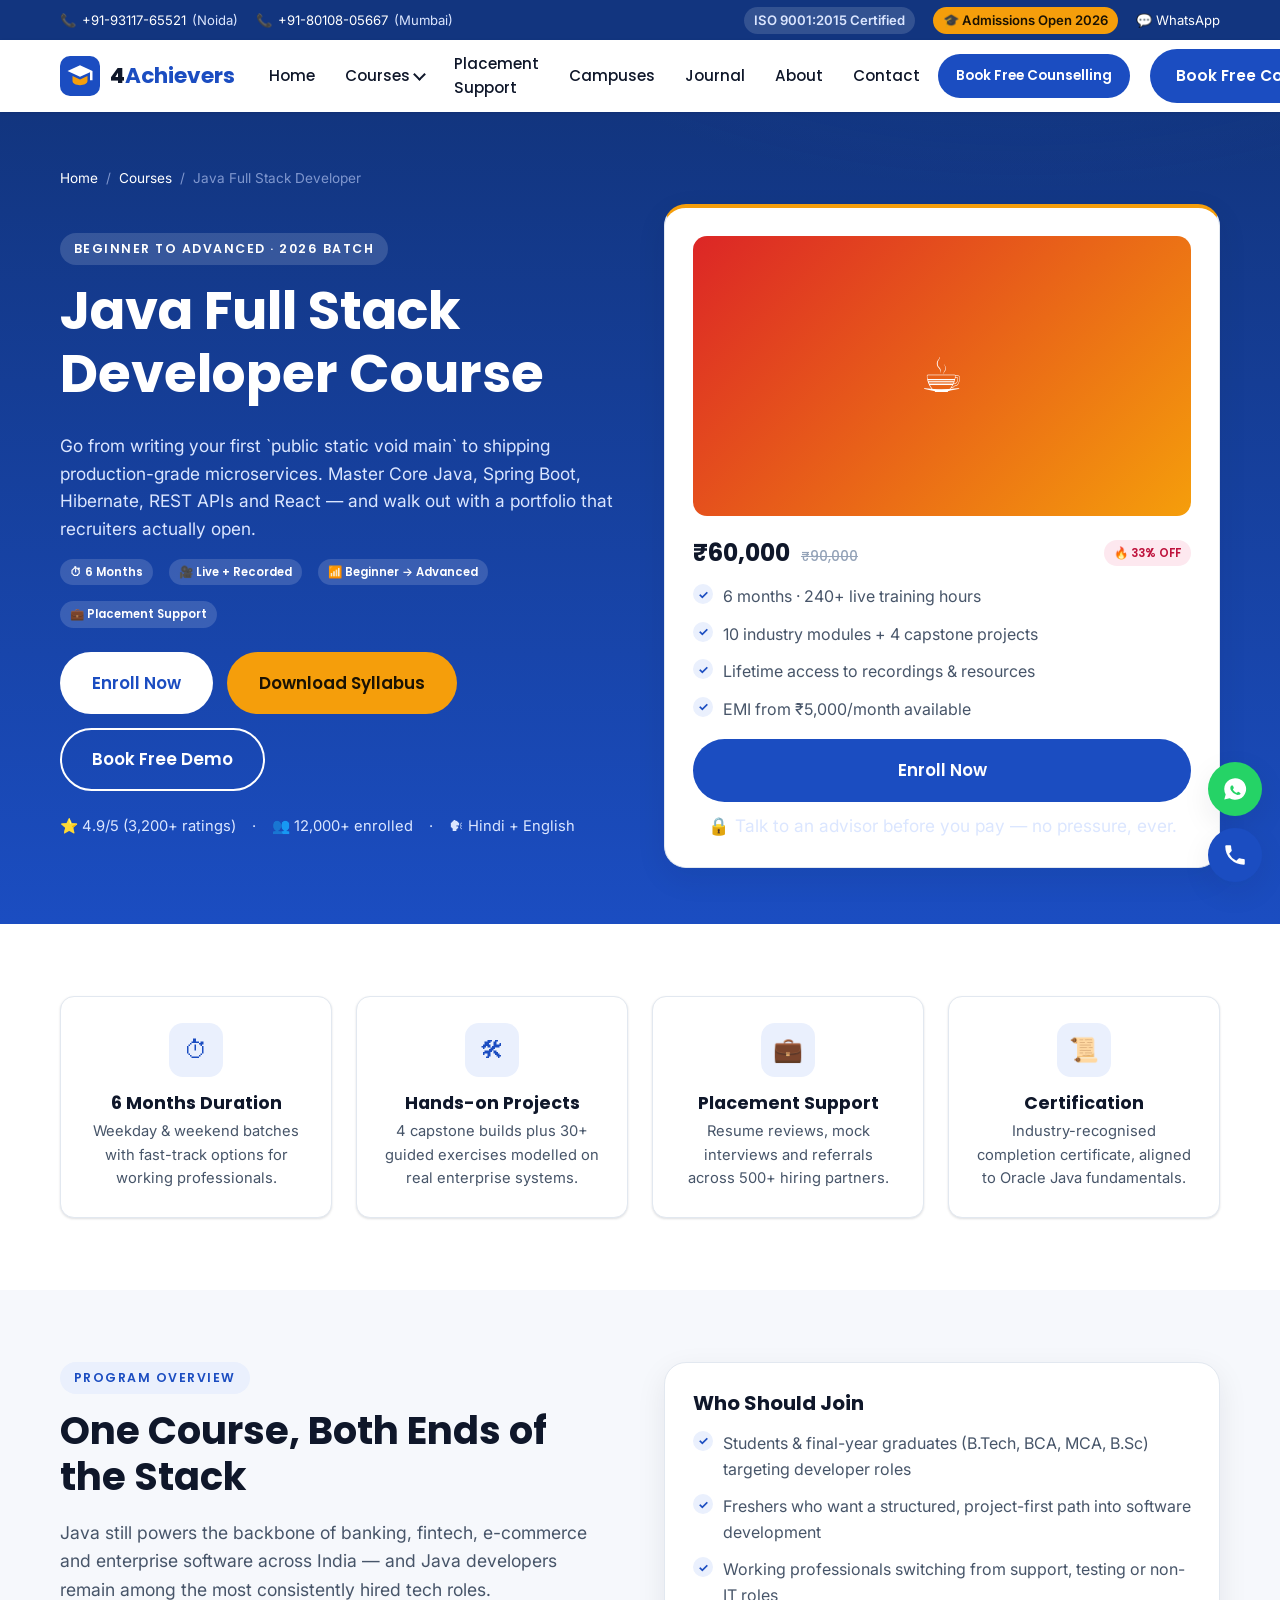
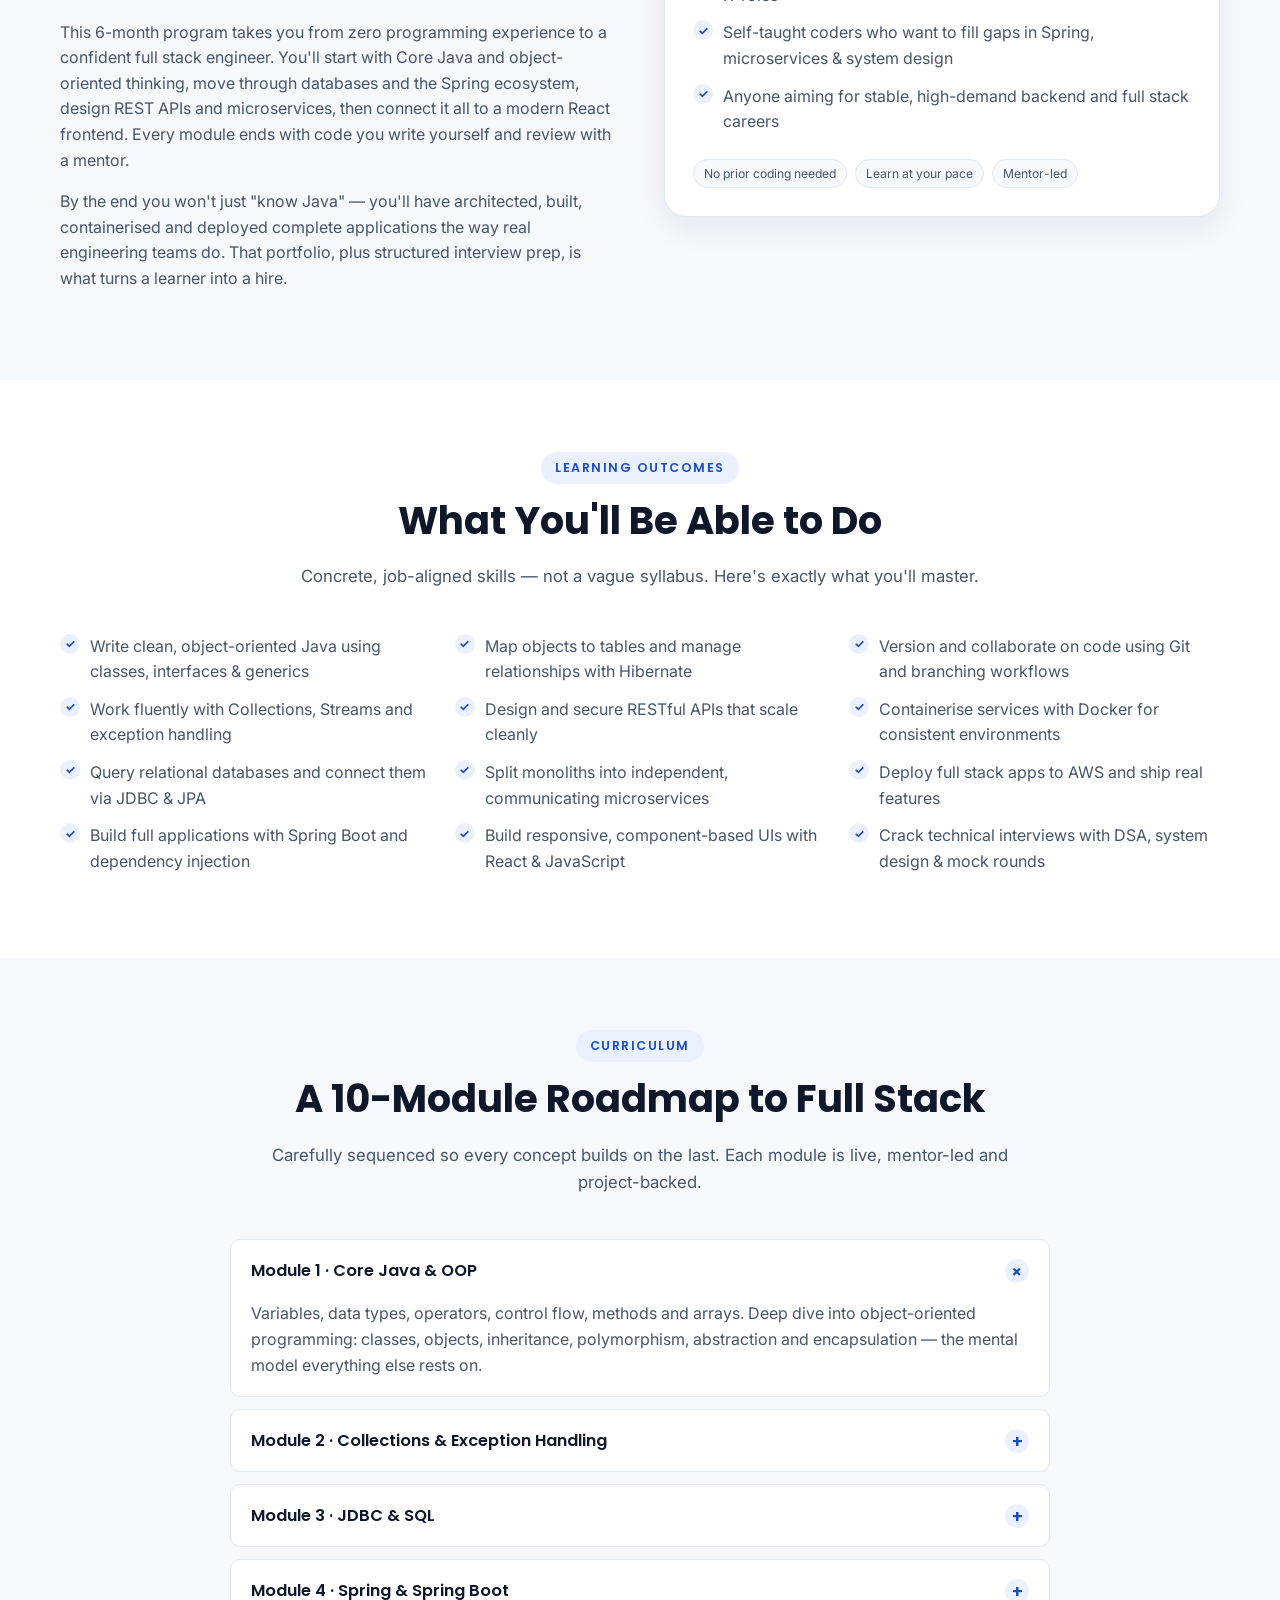
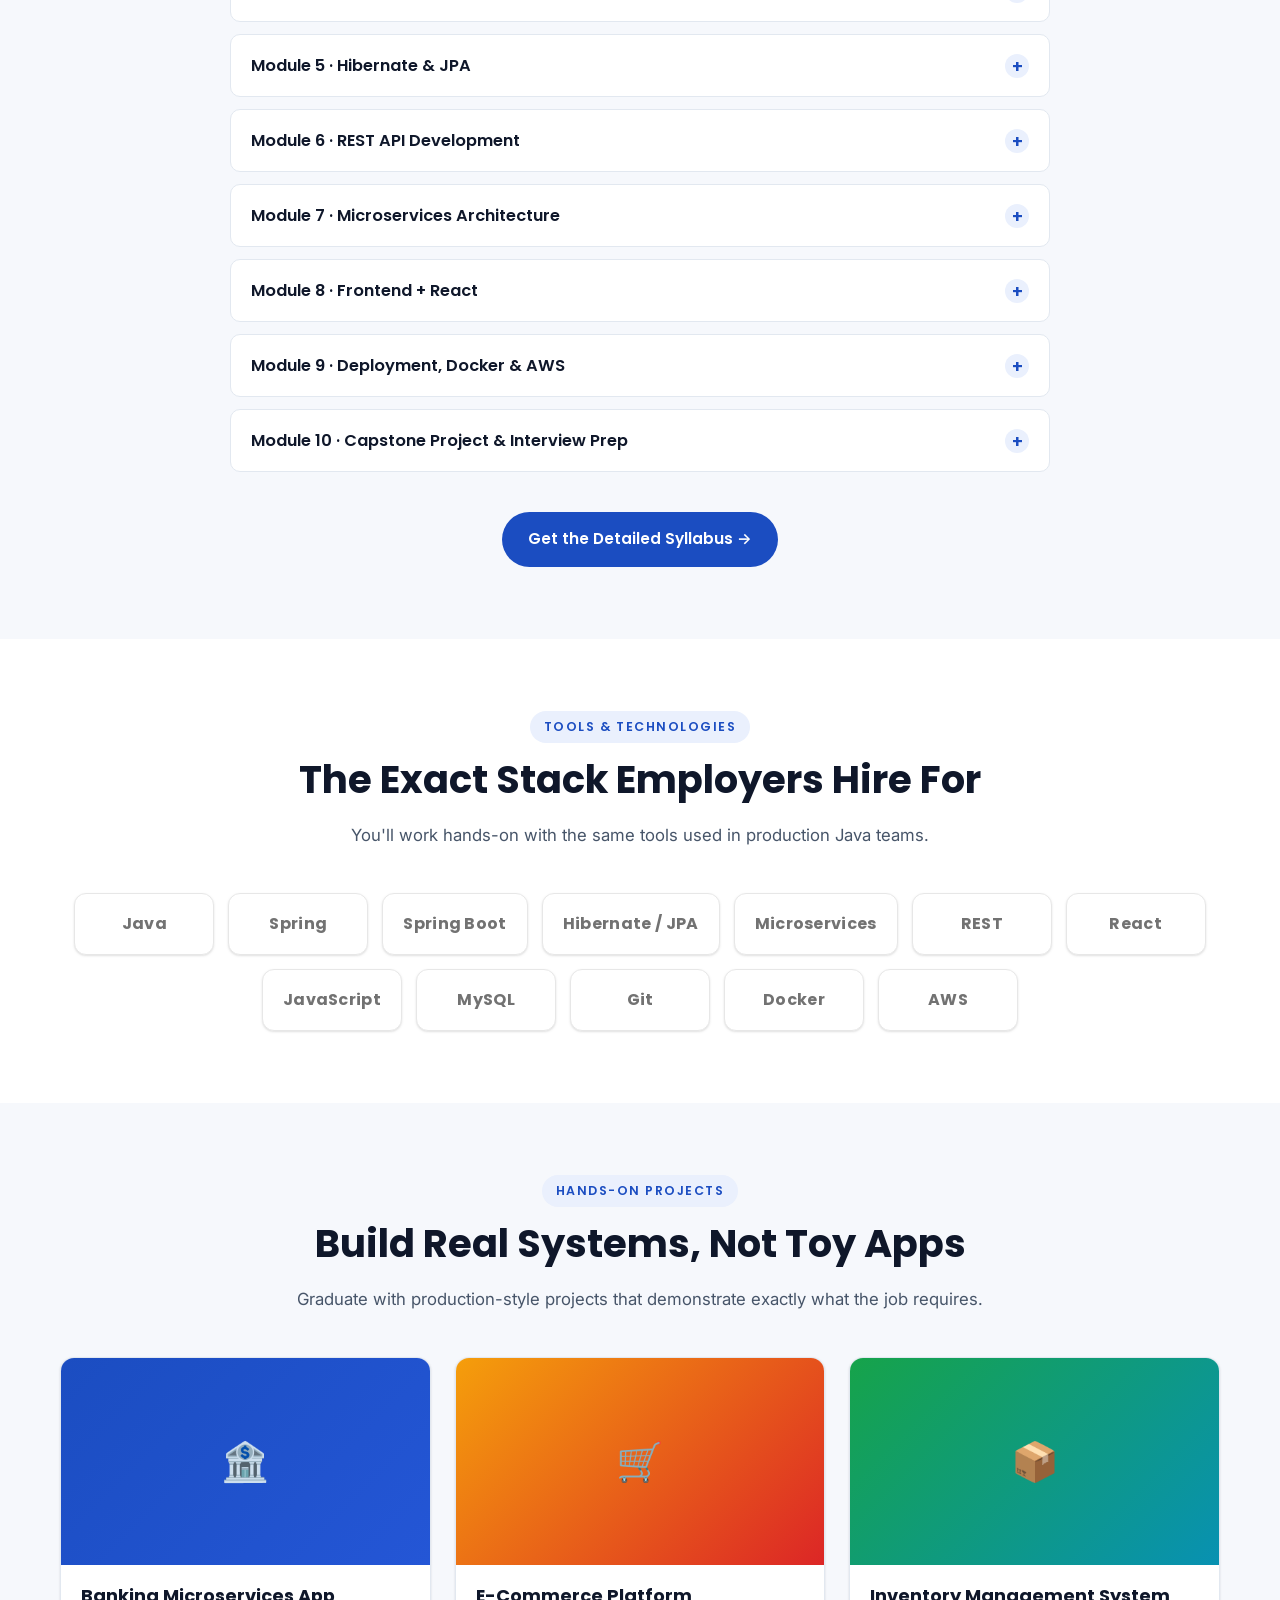
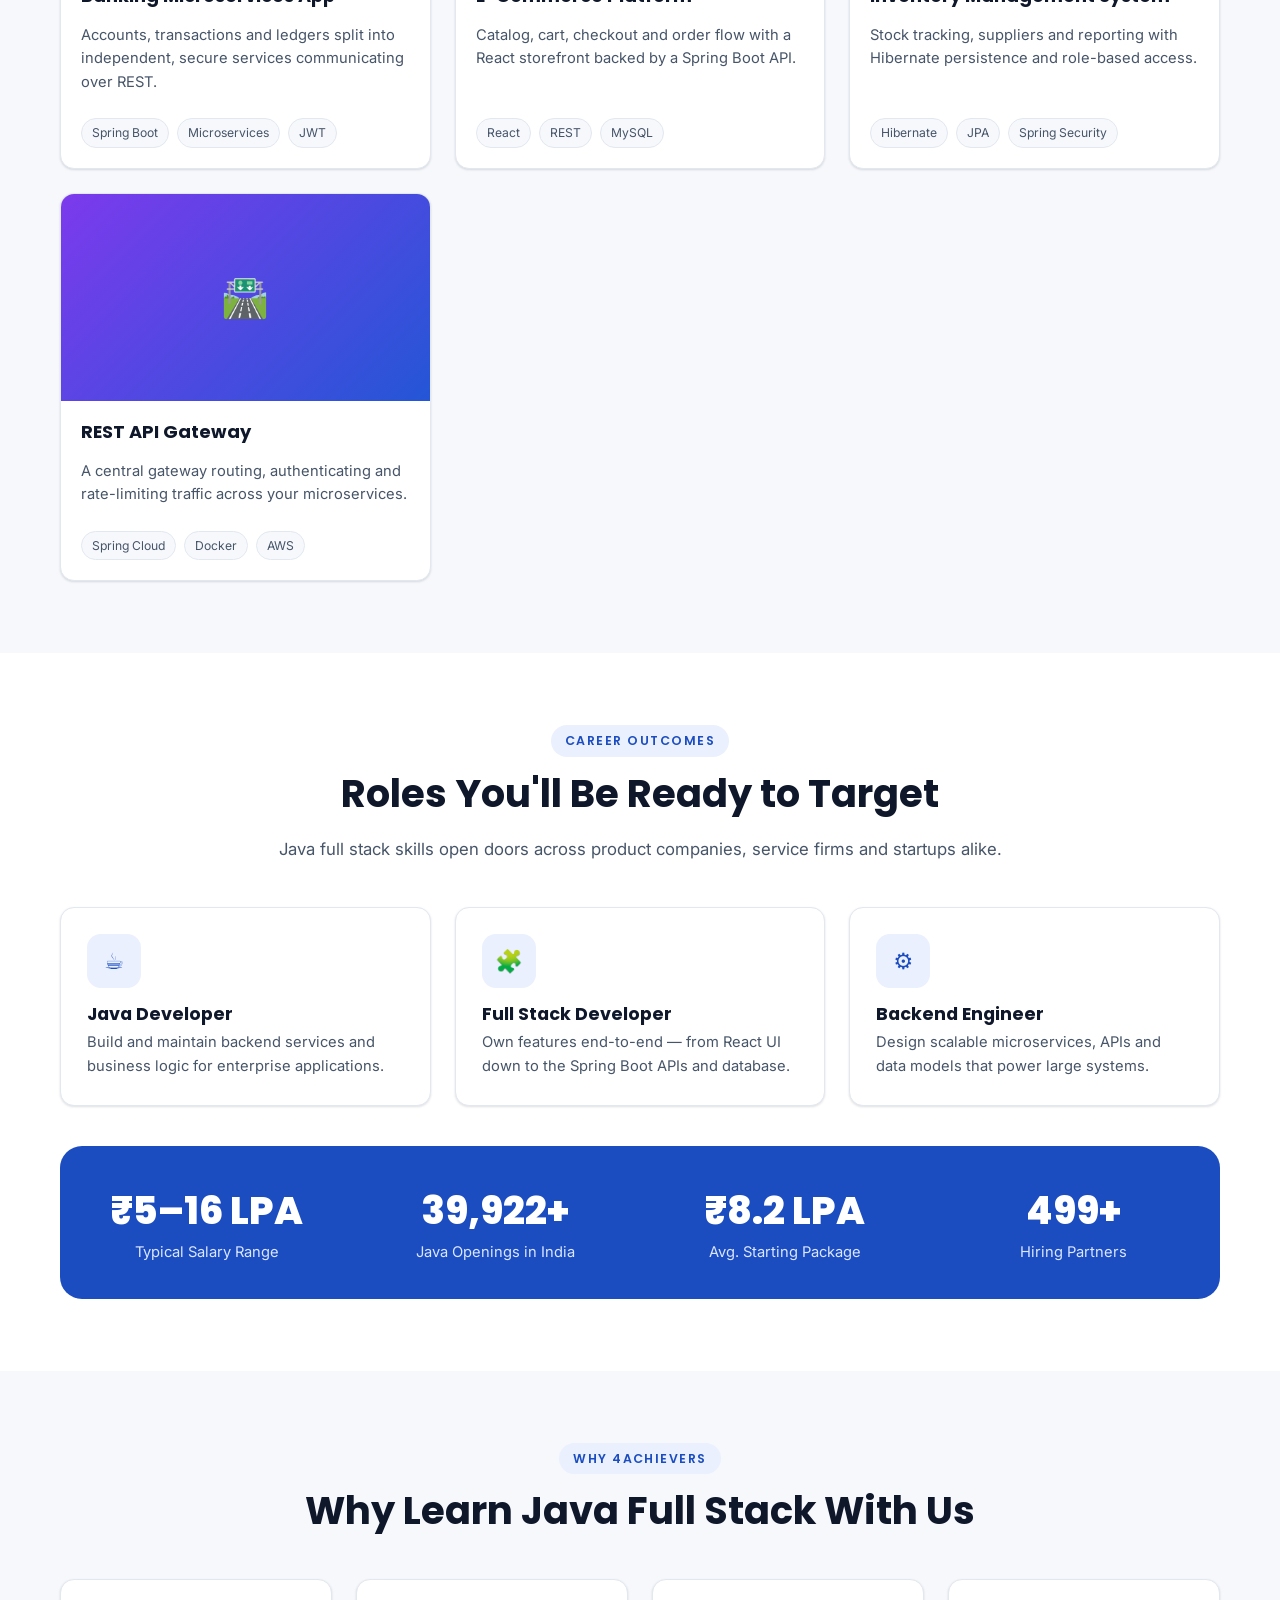
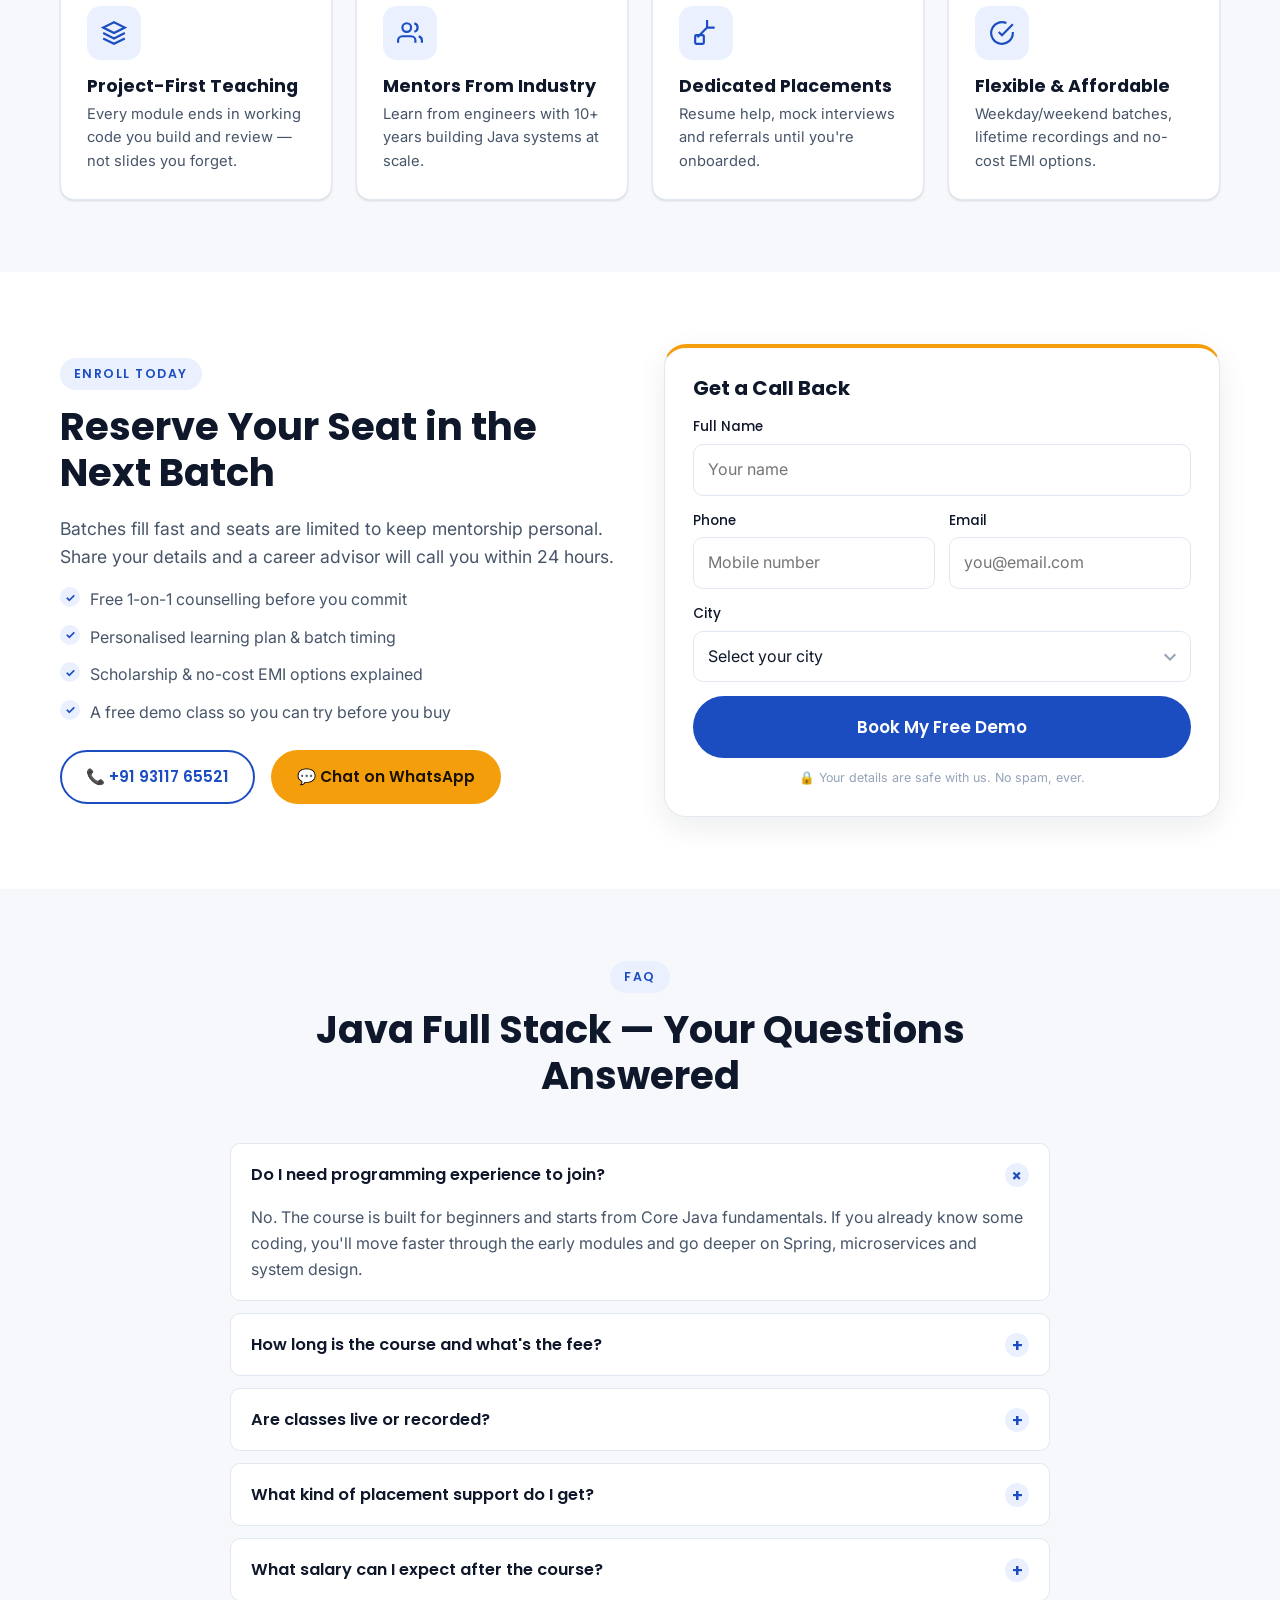
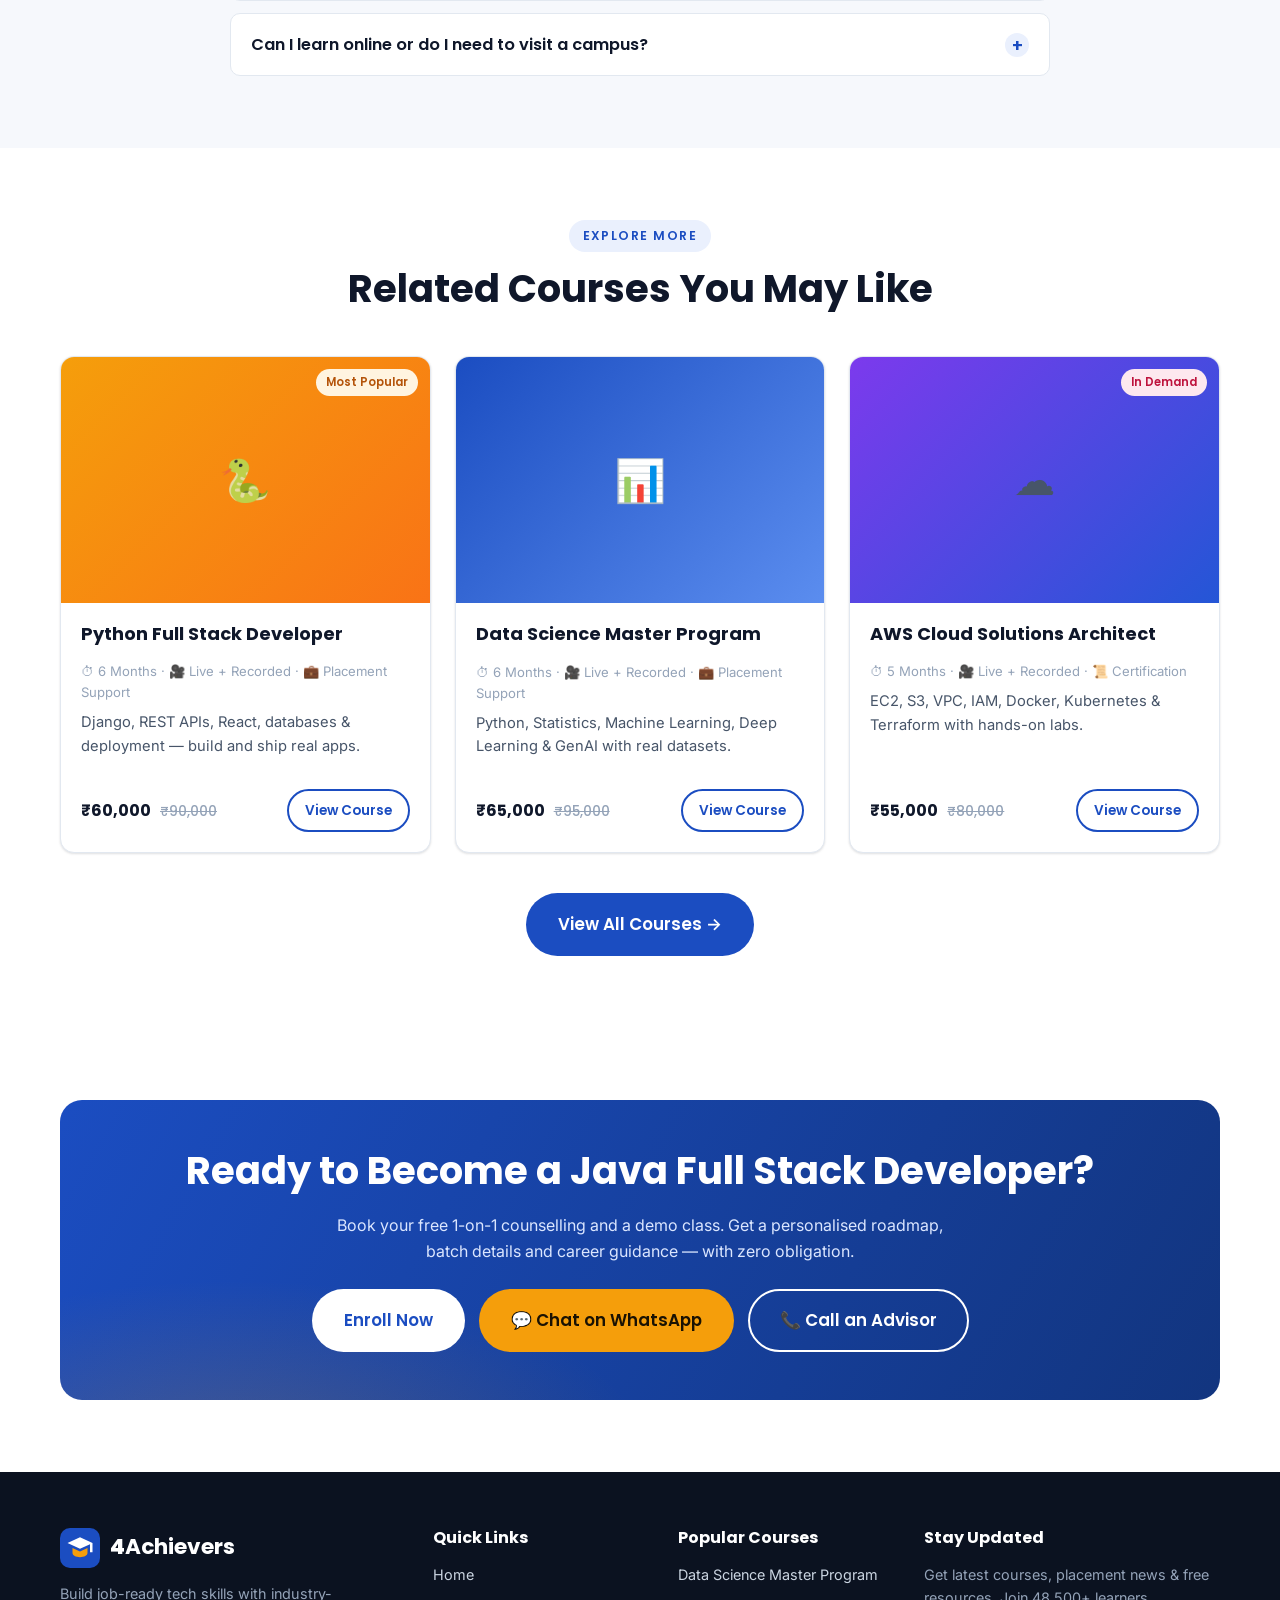
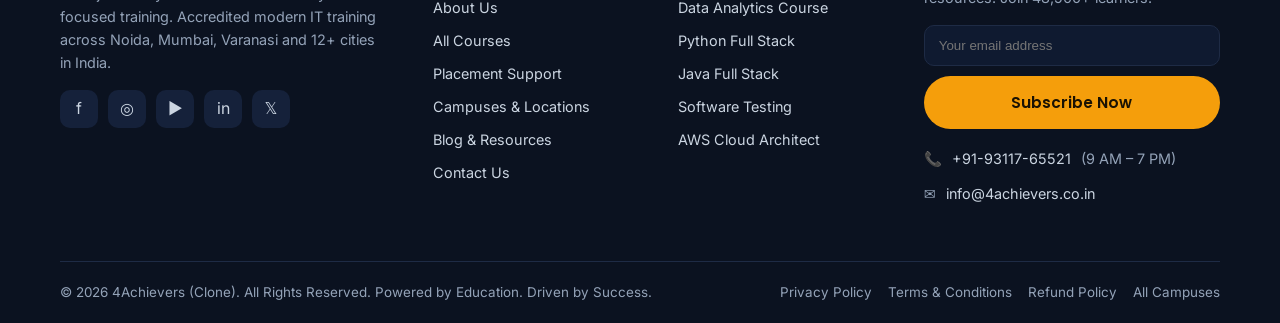
<file: course-java-full-stack.html>
<!DOCTYPE html>
<html lang="en">
<head>
  <meta charset="UTF-8" />
  <meta name="viewport" content="width=device-width, initial-scale=1.0" />
  <title>Java Full Stack Developer Course — 4Achievers</title>
  <meta name="description" content="Become a job-ready Java Full Stack Developer in 6 months with 4Achievers. Master Core Java, Spring Boot, Microservices, Hibernate, REST APIs & React with live projects and 100% placement support." />
  <link rel="icon" href="assets/img/logo.svg" type="image/svg+xml" />
  <link rel="preconnect" href="https://fonts.googleapis.com" />
  <link rel="preconnect" href="https://fonts.gstatic.com" crossorigin />
  <link href="https://fonts.googleapis.com/css2?family=Inter:wght@400;500;600;700&family=Poppins:wght@500;600;700;800&display=swap" rel="stylesheet" />
  <link rel="stylesheet" href="css/styles.css" />
</head>
<body>
  <div id="site-header"></div>

  <!-- ===================== PAGE HERO ===================== -->
  <section class="page-hero">
    <div class="container">
      <div class="breadcrumb">
        <a href="index.html">Home</a> <span>/</span>
        <a href="courses.html">Courses</a> <span>/</span>
        <span>Java Full Stack Developer</span>
      </div>
      <div class="grid grid--2" style="align-items:center;gap:48px">
        <div data-reveal>
          <span class="eyebrow" style="background:rgba(255,255,255,.15);color:#fff">Beginner to Advanced · 2026 Batch</span>
          <h1>Java Full Stack Developer Course</h1>
          <p>Go from writing your first `public static void main` to shipping production-grade microservices. Master Core Java, Spring Boot, Hibernate, REST APIs and React — and walk out with a portfolio that recruiters actually open.</p>
          <div class="flex items-center gap-2 wrap mt-2">
            <span class="badge badge--dark">⏱ 6 Months</span>
            <span class="badge badge--dark">🎥 Live + Recorded</span>
            <span class="badge badge--dark">📶 Beginner → Advanced</span>
            <span class="badge badge--dark">💼 Placement Support</span>
          </div>
          <div class="hero__actions mt-3">
            <a class="btn btn--light btn--lg" href="contact.html">Enroll Now</a>
            <a class="btn btn--accent btn--lg" href="#syllabus">Download Syllabus</a>
            <a class="btn btn--secondary btn--lg" style="color:#fff;border-color:#fff" href="contact.html">Book Free Demo</a>
          </div>
          <div class="flex items-center gap-2 wrap mt-3" style="color:#dbe6ff;font-size:.92rem">
            <span>⭐ 4.9/5 (3,200+ ratings)</span>
            <span>·</span>
            <span>👥 12,000+ enrolled</span>
            <span>·</span>
            <span>🗣 Hindi + English</span>
          </div>
        </div>

        <div data-reveal>
          <div class="form-card form-card--accent" style="color:var(--body)">
            <div class="media-ph" style="background:linear-gradient(135deg,#dc2626,#f59e0b);border-radius:var(--radius);aspect-ratio:16/9;margin-bottom:18px">
              <span style="font-size:3rem">☕</span>
            </div>
            <div class="flex items-center justify-between wrap gap-2" style="margin-bottom:12px">
              <span class="course-card__price" style="font-size:1.5rem">₹60,000 <span class="course-card__old">₹90,000</span></span>
              <span class="badge badge--demand">🔥 33% OFF</span>
            </div>
            <ul class="list-check" style="margin-bottom:16px">
              <li>6 months · 240+ live training hours</li>
              <li>10 industry modules + 4 capstone projects</li>
              <li>Lifetime access to recordings & resources</li>
              <li>EMI from ₹5,000/month available</li>
            </ul>
            <a class="btn btn--primary btn--block btn--lg" href="contact.html">Enroll Now</a>
            <p class="form__hint">🔒 Talk to an advisor before you pay — no pressure, ever.</p>
          </div>
        </div>
      </div>
    </div>
  </section>

  <!-- ===================== HIGHLIGHTS BAND ===================== -->
  <section class="section">
    <div class="container">
      <div class="grid grid--4">
        <div class="feature text-center" data-reveal>
          <div class="feature__icon" style="margin-inline:auto"><span style="font-size:1.5rem">⏱</span></div>
          <h3 class="feature__title">6 Months Duration</h3>
          <p class="feature__text">Weekday & weekend batches with fast-track options for working professionals.</p>
        </div>
        <div class="feature text-center" data-reveal>
          <div class="feature__icon" style="margin-inline:auto"><span style="font-size:1.5rem">🛠</span></div>
          <h3 class="feature__title">Hands-on Projects</h3>
          <p class="feature__text">4 capstone builds plus 30+ guided exercises modelled on real enterprise systems.</p>
        </div>
        <div class="feature text-center" data-reveal>
          <div class="feature__icon" style="margin-inline:auto"><span style="font-size:1.5rem">💼</span></div>
          <h3 class="feature__title">Placement Support</h3>
          <p class="feature__text">Resume reviews, mock interviews and referrals across 500+ hiring partners.</p>
        </div>
        <div class="feature text-center" data-reveal>
          <div class="feature__icon" style="margin-inline:auto"><span style="font-size:1.5rem">📜</span></div>
          <h3 class="feature__title">Certification</h3>
          <p class="feature__text">Industry-recognised completion certificate, aligned to Oracle Java fundamentals.</p>
        </div>
      </div>
    </div>
  </section>

  <!-- ===================== OVERVIEW ===================== -->
  <section class="section section--alt">
    <div class="container grid grid--2" style="align-items:start;gap:48px">
      <div data-reveal>
        <span class="eyebrow">Program Overview</span>
        <h2>One Course, Both Ends of the Stack</h2>
        <p class="lead">Java still powers the backbone of banking, fintech, e-commerce and enterprise software across India — and Java developers remain among the most consistently hired tech roles.</p>
        <p>This 6-month program takes you from zero programming experience to a confident full stack engineer. You'll start with Core Java and object-oriented thinking, move through databases and the Spring ecosystem, design REST APIs and microservices, then connect it all to a modern React frontend. Every module ends with code you write yourself and review with a mentor.</p>
        <p>By the end you won't just "know Java" — you'll have architected, built, containerised and deployed complete applications the way real engineering teams do. That portfolio, plus structured interview prep, is what turns a learner into a hire.</p>
      </div>
      <div class="form-card" data-reveal>
        <h3 style="margin-bottom:16px">Who Should Join</h3>
        <ul class="list-check">
          <li>Students & final-year graduates (B.Tech, BCA, MCA, B.Sc) targeting developer roles</li>
          <li>Freshers who want a structured, project-first path into software development</li>
          <li>Working professionals switching from support, testing or non-IT roles</li>
          <li>Self-taught coders who want to fill gaps in Spring, microservices & system design</li>
          <li>Anyone aiming for stable, high-demand backend and full stack careers</li>
        </ul>
        <div class="chips mt-3">
          <span class="chip">No prior coding needed</span>
          <span class="chip">Learn at your pace</span>
          <span class="chip">Mentor-led</span>
        </div>
      </div>
    </div>
  </section>

  <!-- ===================== WHAT YOU'LL LEARN ===================== -->
  <section class="section">
    <div class="container">
      <div class="section__head">
        <span class="eyebrow">Learning Outcomes</span>
        <h2>What You'll Be Able to Do</h2>
        <p>Concrete, job-aligned skills — not a vague syllabus. Here's exactly what you'll master.</p>
      </div>
      <div class="grid grid--3">
        <ul class="list-check" data-reveal>
          <li>Write clean, object-oriented Java using classes, interfaces & generics</li>
          <li>Work fluently with Collections, Streams and exception handling</li>
          <li>Query relational databases and connect them via JDBC & JPA</li>
          <li>Build full applications with Spring Boot and dependency injection</li>
        </ul>
        <ul class="list-check" data-reveal>
          <li>Map objects to tables and manage relationships with Hibernate</li>
          <li>Design and secure RESTful APIs that scale cleanly</li>
          <li>Split monoliths into independent, communicating microservices</li>
          <li>Build responsive, component-based UIs with React & JavaScript</li>
        </ul>
        <ul class="list-check" data-reveal>
          <li>Version and collaborate on code using Git and branching workflows</li>
          <li>Containerise services with Docker for consistent environments</li>
          <li>Deploy full stack apps to AWS and ship real features</li>
          <li>Crack technical interviews with DSA, system design & mock rounds</li>
        </ul>
      </div>
    </div>
  </section>

  <!-- ===================== CURRICULUM / ACCORDION ===================== -->
  <section class="section section--alt" id="syllabus">
    <div class="container">
      <div class="section__head">
        <span class="eyebrow">Curriculum</span>
        <h2>A 10-Module Roadmap to Full Stack</h2>
        <p>Carefully sequenced so every concept builds on the last. Each module is live, mentor-led and project-backed.</p>
      </div>
      <div class="accordion" data-single>
        <div class="accordion__item is-open">
          <button class="accordion__btn">Module 1 · Core Java &amp; OOP<span class="ico">+</span></button>
          <div class="accordion__panel" style="max-height:260px">
            <p>Variables, data types, operators, control flow, methods and arrays. Deep dive into object-oriented programming: classes, objects, inheritance, polymorphism, abstraction and encapsulation — the mental model everything else rests on.</p>
          </div>
        </div>
        <div class="accordion__item">
          <button class="accordion__btn">Module 2 · Collections &amp; Exception Handling<span class="ico">+</span></button>
          <div class="accordion__panel">
            <p>List, Set, Map and Queue implementations, iterators, generics and the Streams API. Robust error handling with try/catch/finally, custom exceptions, and writing resilient code that fails gracefully.</p>
          </div>
        </div>
        <div class="accordion__item">
          <button class="accordion__btn">Module 3 · JDBC &amp; SQL<span class="ico">+</span></button>
          <div class="accordion__panel">
            <p>Relational database fundamentals with MySQL — tables, joins, indexing, constraints and queries. Connect Java to databases via JDBC, run prepared statements, and manage transactions safely.</p>
          </div>
        </div>
        <div class="accordion__item">
          <button class="accordion__btn">Module 4 · Spring &amp; Spring Boot<span class="ico">+</span></button>
          <div class="accordion__panel">
            <p>Inversion of control, dependency injection and Spring beans. Build rapid, production-ready apps with Spring Boot: auto-configuration, starters, profiles, properties and the embedded server workflow.</p>
          </div>
        </div>
        <div class="accordion__item">
          <button class="accordion__btn">Module 5 · Hibernate &amp; JPA<span class="ico">+</span></button>
          <div class="accordion__panel">
            <p>Object-relational mapping with Hibernate and Spring Data JPA. Entity mapping, one-to-many and many-to-many relationships, repositories, queries, lazy vs eager loading and caching strategies.</p>
          </div>
        </div>
        <div class="accordion__item">
          <button class="accordion__btn">Module 6 · REST API Development<span class="ico">+</span></button>
          <div class="accordion__panel">
            <p>Design clean REST endpoints with proper HTTP semantics, status codes, versioning and validation. Handle requests/responses with DTOs, document APIs with Swagger, and secure them with Spring Security &amp; JWT.</p>
          </div>
        </div>
        <div class="accordion__item">
          <button class="accordion__btn">Module 7 · Microservices Architecture<span class="ico">+</span></button>
          <div class="accordion__panel">
            <p>Break applications into independent services. Service discovery, API gateways, inter-service communication, configuration servers, circuit breakers and resilience patterns with the Spring Cloud ecosystem.</p>
          </div>
        </div>
        <div class="accordion__item">
          <button class="accordion__btn">Module 8 · Frontend + React<span class="ico">+</span></button>
          <div class="accordion__panel">
            <p>Modern JavaScript (ES6+), then React: components, props, state, hooks, routing and consuming REST APIs. Build a responsive single-page UI that talks to your Spring Boot backend.</p>
          </div>
        </div>
        <div class="accordion__item">
          <button class="accordion__btn">Module 9 · Deployment, Docker &amp; AWS<span class="ico">+</span></button>
          <div class="accordion__panel">
            <p>Git workflows and collaboration, containerising services with Docker, and deploying your full stack application to AWS. Environment configuration, logging and a taste of CI/CD pipelines.</p>
          </div>
        </div>
        <div class="accordion__item">
          <button class="accordion__btn">Module 10 · Capstone Project &amp; Interview Prep<span class="ico">+</span></button>
          <div class="accordion__panel">
            <p>Bring everything together in an end-to-end capstone built and reviewed with a mentor. Parallel interview preparation: data structures &amp; algorithms, system design basics, resume building and mock interviews.</p>
          </div>
        </div>
      </div>
      <div class="text-center mt-4"><a class="btn btn--primary" href="contact.html">Get the Detailed Syllabus →</a></div>
    </div>
  </section>

  <!-- ===================== TOOLS & TECHNOLOGIES ===================== -->
  <section class="section">
    <div class="container">
      <div class="section__head">
        <span class="eyebrow">Tools &amp; Technologies</span>
        <h2>The Exact Stack Employers Hire For</h2>
        <p>You'll work hands-on with the same tools used in production Java teams.</p>
      </div>
      <div class="logos" data-reveal>
        <span class="logo-chip">Java</span><span class="logo-chip">Spring</span><span class="logo-chip">Spring Boot</span>
        <span class="logo-chip">Hibernate / JPA</span><span class="logo-chip">Microservices</span><span class="logo-chip">REST</span>
        <span class="logo-chip">React</span><span class="logo-chip">JavaScript</span><span class="logo-chip">MySQL</span>
        <span class="logo-chip">Git</span><span class="logo-chip">Docker</span><span class="logo-chip">AWS</span>
      </div>
    </div>
  </section>

  <!-- ===================== PROJECTS ===================== -->
  <section class="section section--alt">
    <div class="container">
      <div class="section__head">
        <span class="eyebrow">Hands-on Projects</span>
        <h2>Build Real Systems, Not Toy Apps</h2>
        <p>Graduate with production-style projects that demonstrate exactly what the job requires.</p>
      </div>
      <div class="grid grid--3">
        <article class="card" data-reveal>
          <div class="card__media" style="background:linear-gradient(135deg,#1b4dc1,#2456d6)"><span style="font-size:2.4rem">🏦</span></div>
          <div class="card__body">
            <h3 class="card__title">Banking Microservices App</h3>
            <p class="card__text">Accounts, transactions and ledgers split into independent, secure services communicating over REST.</p>
            <div class="chips"><span class="chip">Spring Boot</span><span class="chip">Microservices</span><span class="chip">JWT</span></div>
          </div>
        </article>
        <article class="card" data-reveal>
          <div class="card__media" style="background:linear-gradient(135deg,#f59e0b,#dc2626)"><span style="font-size:2.4rem">🛒</span></div>
          <div class="card__body">
            <h3 class="card__title">E-Commerce Platform</h3>
            <p class="card__text">Catalog, cart, checkout and order flow with a React storefront backed by a Spring Boot API.</p>
            <div class="chips"><span class="chip">React</span><span class="chip">REST</span><span class="chip">MySQL</span></div>
          </div>
        </article>
        <article class="card" data-reveal>
          <div class="card__media" style="background:linear-gradient(135deg,#16a34a,#0891b2)"><span style="font-size:2.4rem">📦</span></div>
          <div class="card__body">
            <h3 class="card__title">Inventory Management System</h3>
            <p class="card__text">Stock tracking, suppliers and reporting with Hibernate persistence and role-based access.</p>
            <div class="chips"><span class="chip">Hibernate</span><span class="chip">JPA</span><span class="chip">Spring Security</span></div>
          </div>
        </article>
        <article class="card" data-reveal>
          <div class="card__media" style="background:linear-gradient(135deg,#7c3aed,#2456d6)"><span style="font-size:2.4rem">🛣️</span></div>
          <div class="card__body">
            <h3 class="card__title">REST API Gateway</h3>
            <p class="card__text">A central gateway routing, authenticating and rate-limiting traffic across your microservices.</p>
            <div class="chips"><span class="chip">Spring Cloud</span><span class="chip">Docker</span><span class="chip">AWS</span></div>
          </div>
        </article>
      </div>
    </div>
  </section>

  <!-- ===================== CAREER OUTCOMES ===================== -->
  <section class="section">
    <div class="container">
      <div class="section__head">
        <span class="eyebrow">Career Outcomes</span>
        <h2>Roles You'll Be Ready to Target</h2>
        <p>Java full stack skills open doors across product companies, service firms and startups alike.</p>
      </div>
      <div class="grid grid--3 mt-2">
        <div class="feature" data-reveal>
          <div class="feature__icon"><span style="font-size:1.4rem">☕</span></div>
          <h3 class="feature__title">Java Developer</h3>
          <p class="feature__text">Build and maintain backend services and business logic for enterprise applications.</p>
        </div>
        <div class="feature" data-reveal>
          <div class="feature__icon"><span style="font-size:1.4rem">🧩</span></div>
          <h3 class="feature__title">Full Stack Developer</h3>
          <p class="feature__text">Own features end-to-end — from React UI down to the Spring Boot APIs and database.</p>
        </div>
        <div class="feature" data-reveal>
          <div class="feature__icon"><span style="font-size:1.4rem">⚙️</span></div>
          <h3 class="feature__title">Backend Engineer</h3>
          <p class="feature__text">Design scalable microservices, APIs and data models that power large systems.</p>
        </div>
      </div>

      <div class="stats stats--band mt-4" data-reveal>
        <div class="stat"><div class="stat__num" data-count="5" data-prefix="₹" data-suffix="–16 LPA">0</div><div class="stat__label">Typical Salary Range</div></div>
        <div class="stat"><div class="stat__num" data-count="40000" data-suffix="+">0</div><div class="stat__label">Java Openings in India</div></div>
        <div class="stat"><div class="stat__num" data-count="8.2" data-prefix="₹" data-suffix=" LPA">0</div><div class="stat__label">Avg. Starting Package</div></div>
        <div class="stat"><div class="stat__num" data-count="500" data-suffix="+">0</div><div class="stat__label">Hiring Partners</div></div>
      </div>
    </div>
  </section>

  <!-- ===================== WHY LEARN WITH US ===================== -->
  <section class="section section--alt">
    <div class="container">
      <div class="section__head">
        <span class="eyebrow">Why 4Achievers</span>
        <h2>Why Learn Java Full Stack With Us</h2>
      </div>
      <div class="grid grid--4">
        <div class="feature" data-reveal>
          <div class="feature__icon"><svg viewBox="0 0 24 24" fill="none" stroke="currentColor" stroke-width="2"><path d="M12 2 2 7l10 5 10-5-10-5Z"/><path d="M2 17l10 5 10-5M2 12l10 5 10-5"/></svg></div>
          <h3 class="feature__title">Project-First Teaching</h3>
          <p class="feature__text">Every module ends in working code you build and review — not slides you forget.</p>
        </div>
        <div class="feature" data-reveal>
          <div class="feature__icon"><svg viewBox="0 0 24 24" fill="none" stroke="currentColor" stroke-width="2"><path d="M17 21v-2a4 4 0 0 0-4-4H5a4 4 0 0 0-4 4v2"/><circle cx="9" cy="7" r="4"/><path d="M23 21v-2a4 4 0 0 0-3-3.87M16 3.13a4 4 0 0 1 0 7.75"/></svg></div>
          <h3 class="feature__title">Mentors From Industry</h3>
          <p class="feature__text">Learn from engineers with 10+ years building Java systems at scale.</p>
        </div>
        <div class="feature" data-reveal>
          <div class="feature__icon"><svg viewBox="0 0 24 24" fill="none" stroke="currentColor" stroke-width="2"><path d="M20 7h-7m0 0V0m0 7L4 16"/><rect x="2" y="14" width="8" height="8" rx="1"/></svg></div>
          <h3 class="feature__title">Dedicated Placements</h3>
          <p class="feature__text">Resume help, mock interviews and referrals until you're onboarded.</p>
        </div>
        <div class="feature" data-reveal>
          <div class="feature__icon"><svg viewBox="0 0 24 24" fill="none" stroke="currentColor" stroke-width="2"><path d="M22 11.08V12a10 10 0 1 1-5.93-9.14"/><path d="M22 4 12 14.01l-3-3"/></svg></div>
          <h3 class="feature__title">Flexible &amp; Affordable</h3>
          <p class="feature__text">Weekday/weekend batches, lifetime recordings and no-cost EMI options.</p>
        </div>
      </div>
    </div>
  </section>

  <!-- ===================== ENROLLMENT / COUNSELLING FORM ===================== -->
  <section class="section">
    <div class="container grid grid--2" style="align-items:center;gap:48px">
      <div data-reveal>
        <span class="eyebrow">Enroll Today</span>
        <h2>Reserve Your Seat in the Next Batch</h2>
        <p class="lead">Batches fill fast and seats are limited to keep mentorship personal. Share your details and a career advisor will call you within 24 hours.</p>
        <ul class="list-check mt-2">
          <li>Free 1-on-1 counselling before you commit</li>
          <li>Personalised learning plan &amp; batch timing</li>
          <li>Scholarship &amp; no-cost EMI options explained</li>
          <li>A free demo class so you can try before you buy</li>
        </ul>
        <div class="flex items-center gap-2 wrap mt-3">
          <a class="btn btn--secondary" href="tel:+919311765521">📞 +91 93117 65521</a>
          <a class="btn btn--accent" href="https://wa.me/919311765521" target="_blank" rel="noopener">💬 Chat on WhatsApp</a>
        </div>
      </div>
      <div class="form-card form-card--accent" data-reveal>
        <h3 style="margin-bottom:16px">Get a Call Back</h3>
        <form onsubmit="return window.FA.fakeSubmit(event,'Thanks! A Java Full Stack advisor will call you within 24 hours.')">
          <div class="form__group"><label class="form__label">Full Name</label><input class="form__control" type="text" placeholder="Your name" required></div>
          <div class="form__row">
            <div class="form__group"><label class="form__label">Phone</label><input class="form__control" type="tel" placeholder="Mobile number" required></div>
            <div class="form__group"><label class="form__label">Email</label><input class="form__control" type="email" placeholder="you@email.com" required></div>
          </div>
          <div class="form__group"><label class="form__label">City</label>
            <select class="form__control" required>
              <option value="">Select your city</option>
              <option>Noida</option><option>Delhi</option><option>Gurugram</option><option>Mumbai</option>
              <option>Pune</option><option>Bangalore</option><option>Hyderabad</option><option>Online</option><option>Other</option>
            </select>
          </div>
          <button class="btn btn--primary btn--block btn--lg" type="submit">Book My Free Demo</button>
          <p class="form__hint">🔒 Your details are safe with us. No spam, ever.</p>
        </form>
      </div>
    </div>
  </section>

  <!-- ===================== FAQ ===================== -->
  <section class="section section--alt">
    <div class="container">
      <div class="section__head">
        <span class="eyebrow">FAQ</span>
        <h2>Java Full Stack — Your Questions Answered</h2>
      </div>
      <div class="accordion" data-single>
        <div class="accordion__item is-open">
          <button class="accordion__btn">Do I need programming experience to join?<span class="ico">+</span></button>
          <div class="accordion__panel" style="max-height:200px"><p>No. The course is built for beginners and starts from Core Java fundamentals. If you already know some coding, you'll move faster through the early modules and go deeper on Spring, microservices and system design.</p></div>
        </div>
        <div class="accordion__item">
          <button class="accordion__btn">How long is the course and what's the fee?<span class="ico">+</span></button>
          <div class="accordion__panel"><p>The program runs for 6 months. The current fee is ₹60,000 (down from ₹90,000), with no-cost EMI options starting around ₹5,000 per month. Scholarships are available for eligible candidates.</p></div>
        </div>
        <div class="accordion__item">
          <button class="accordion__btn">Are classes live or recorded?<span class="ico">+</span></button>
          <div class="accordion__panel"><p>Both. Sessions are live and mentor-led so you can ask questions in real time, and every class is recorded so you can revisit it anytime with lifetime access.</p></div>
        </div>
        <div class="accordion__item">
          <button class="accordion__btn">What kind of placement support do I get?<span class="ico">+</span></button>
          <div class="accordion__panel"><p>You get resume and LinkedIn reviews, ATS optimisation, technical and HR mock interviews, DSA drills, and referrals to openings across our 500+ hiring partners — with support continuing until you're onboarded.</p></div>
        </div>
        <div class="accordion__item">
          <button class="accordion__btn">What salary can I expect after the course?<span class="ico">+</span></button>
          <div class="accordion__panel"><p>Java Developer, Full Stack Developer and Backend Engineer roles in India typically pay between ₹5 and ₹16 LPA depending on your skills, projects and interview performance. Strong portfolios consistently land better offers.</p></div>
        </div>
        <div class="accordion__item">
          <button class="accordion__btn">Can I learn online or do I need to visit a campus?<span class="ico">+</span></button>
          <div class="accordion__panel"><p>Both modes are available. You can join live online batches from anywhere, or attend in person at our campuses across Noida, Delhi, Mumbai, Pune, Bangalore, Hyderabad and more.</p></div>
        </div>
      </div>
    </div>
  </section>

  <!-- ===================== RELATED COURSES ===================== -->
  <section class="section">
    <div class="container">
      <div class="section__head">
        <span class="eyebrow">Explore More</span>
        <h2>Related Courses You May Like</h2>
      </div>
      <div class="grid grid--3">
        <article class="card course-card" data-reveal>
          <div class="card__media" style="background:linear-gradient(135deg,#f59e0b,#f97316)"><span style="font-size:2.6rem">🐍</span><span class="badge badge--popular" style="position:absolute;top:12px;right:12px">Most Popular</span></div>
          <div class="card__body">
            <h3 class="card__title">Python Full Stack Developer</h3>
            <div class="card__meta">⏱ 6 Months · 🎥 Live + Recorded · 💼 Placement Support</div>
            <p class="card__text">Django, REST APIs, React, databases &amp; deployment — build and ship real apps.</p>
            <div class="card__footer"><span class="course-card__price">₹60,000 <span class="course-card__old">₹90,000</span></span><a class="btn btn--secondary btn--sm" href="course-python-full-stack.html">View Course</a></div>
          </div>
        </article>
        <article class="card course-card" data-reveal>
          <div class="card__media" style="background:linear-gradient(135deg,#1b4dc1,#5b8def)"><span style="font-size:2.6rem">📊</span></div>
          <div class="card__body">
            <h3 class="card__title">Data Science Master Program</h3>
            <div class="card__meta">⏱ 6 Months · 🎥 Live + Recorded · 💼 Placement Support</div>
            <p class="card__text">Python, Statistics, Machine Learning, Deep Learning &amp; GenAI with real datasets.</p>
            <div class="card__footer"><span class="course-card__price">₹65,000 <span class="course-card__old">₹95,000</span></span><a class="btn btn--secondary btn--sm" href="course-data-science.html">View Course</a></div>
          </div>
        </article>
        <article class="card course-card" data-reveal>
          <div class="card__media" style="background:linear-gradient(135deg,#7c3aed,#2456d6)"><span style="font-size:2.6rem">☁️</span><span class="badge badge--demand" style="position:absolute;top:12px;right:12px">In Demand</span></div>
          <div class="card__body">
            <h3 class="card__title">AWS Cloud Solutions Architect</h3>
            <div class="card__meta">⏱ 5 Months · 🎥 Live + Recorded · 📜 Certification</div>
            <p class="card__text">EC2, S3, VPC, IAM, Docker, Kubernetes &amp; Terraform with hands-on labs.</p>
            <div class="card__footer"><span class="course-card__price">₹55,000 <span class="course-card__old">₹80,000</span></span><a class="btn btn--secondary btn--sm" href="course-aws-cloud.html">View Course</a></div>
          </div>
        </article>
      </div>
      <div class="text-center mt-4"><a class="btn btn--primary btn--lg" href="courses.html">View All Courses →</a></div>
    </div>
  </section>

  <!-- ===================== FINAL CTA ===================== -->
  <section class="section">
    <div class="container">
      <div class="cta-band" data-reveal>
        <h2>Ready to Become a Java Full Stack Developer?</h2>
        <p>Book your free 1-on-1 counselling and a demo class. Get a personalised roadmap, batch details and career guidance — with zero obligation.</p>
        <div class="cta-actions">
          <a class="btn btn--light btn--lg" href="contact.html">Enroll Now</a>
          <a class="btn btn--accent btn--lg" href="https://wa.me/919311765521" target="_blank" rel="noopener">💬 Chat on WhatsApp</a>
          <a class="btn btn--secondary btn--lg" style="color:#fff;border-color:#fff" href="tel:+919311765521">📞 Call an Advisor</a>
        </div>
      </div>
    </div>
  </section>

  <div id="site-footer"></div>
  <script src="js/layout.js"></script>
  <script src="js/main.js"></script>
</body>
</html>
</file>
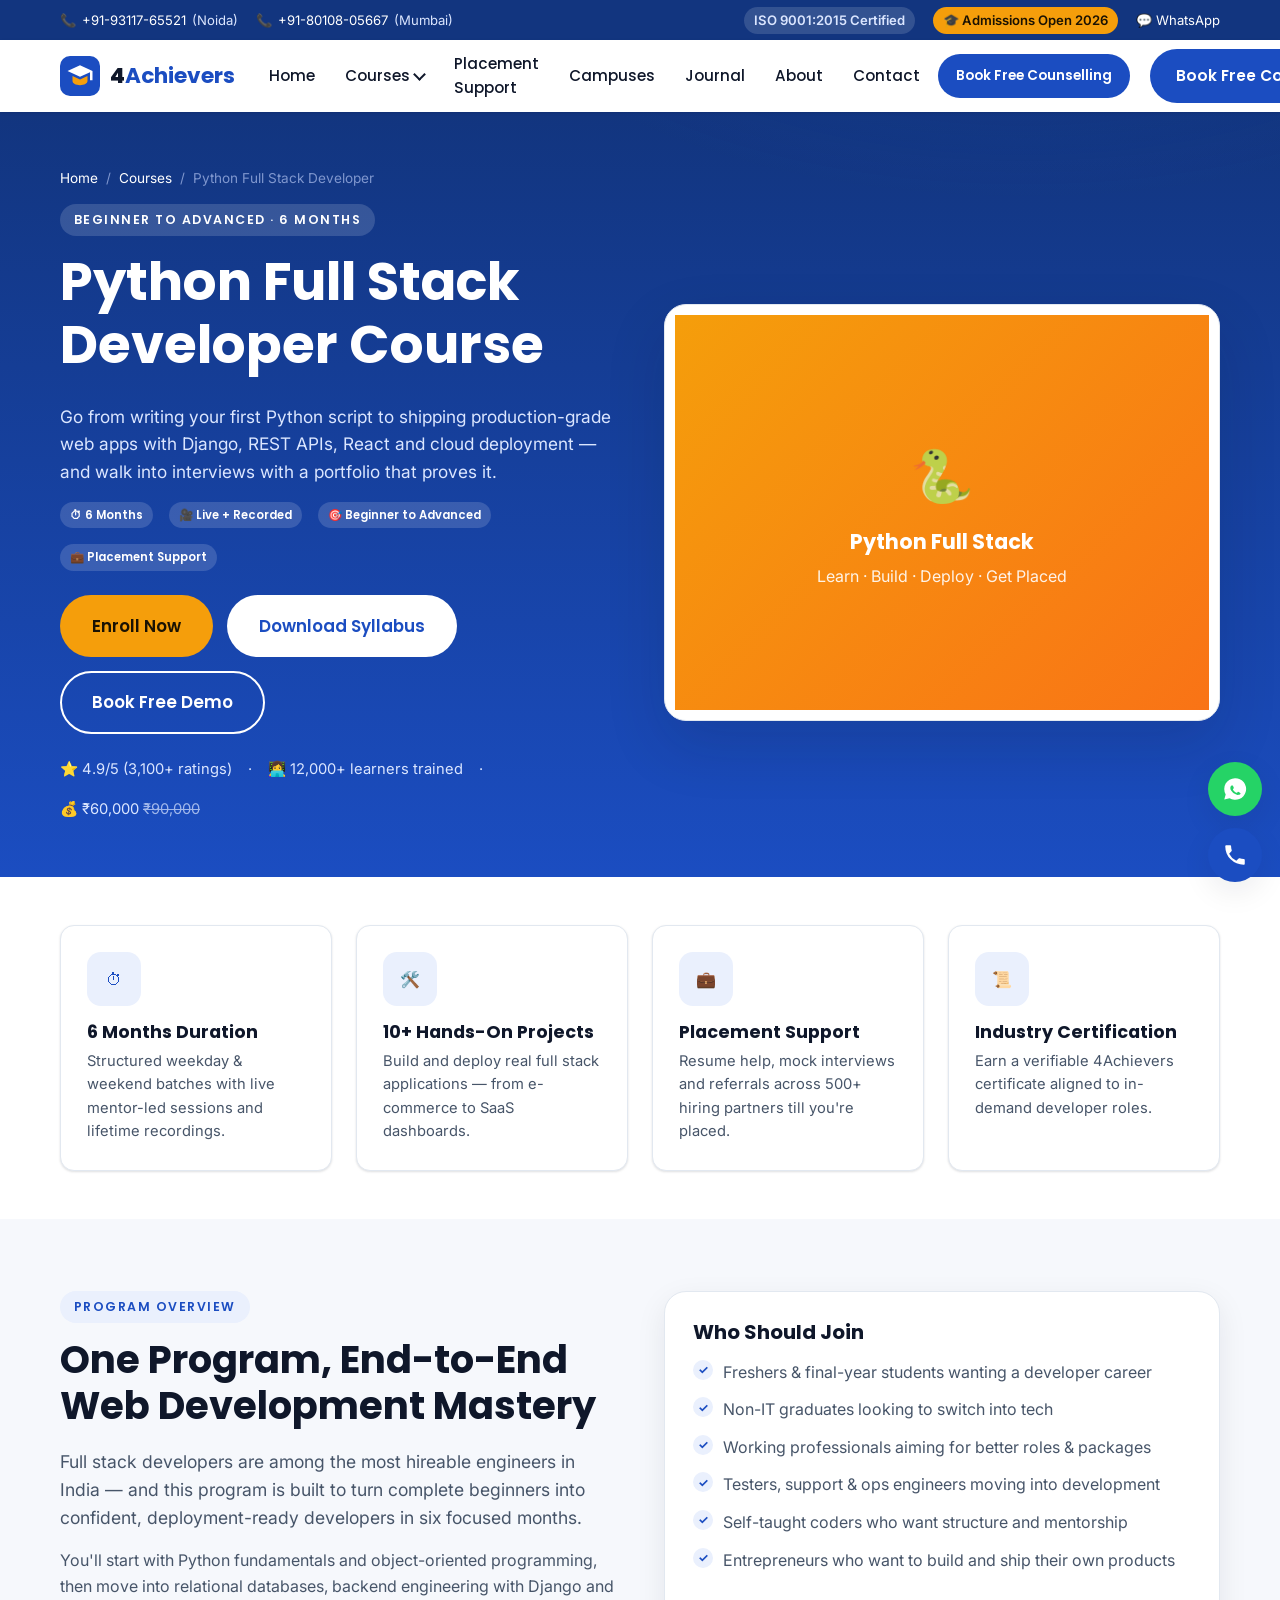
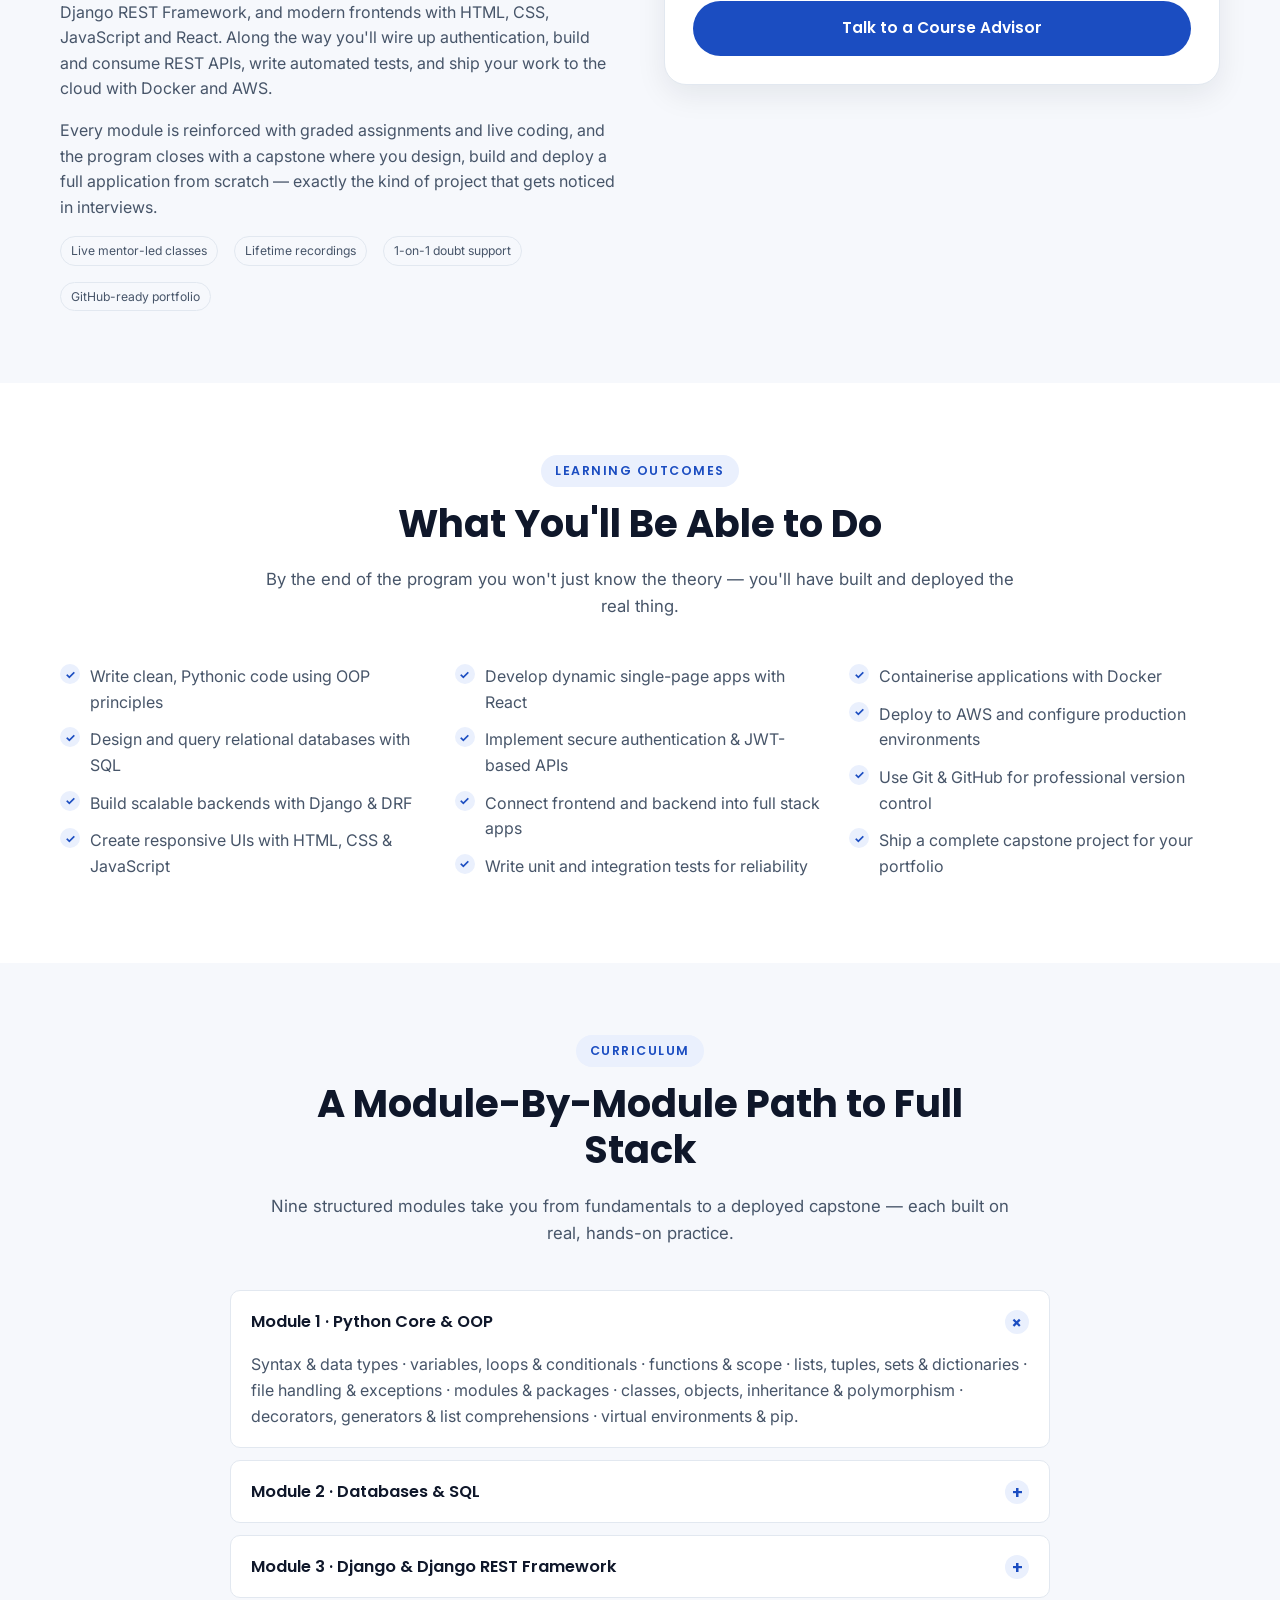
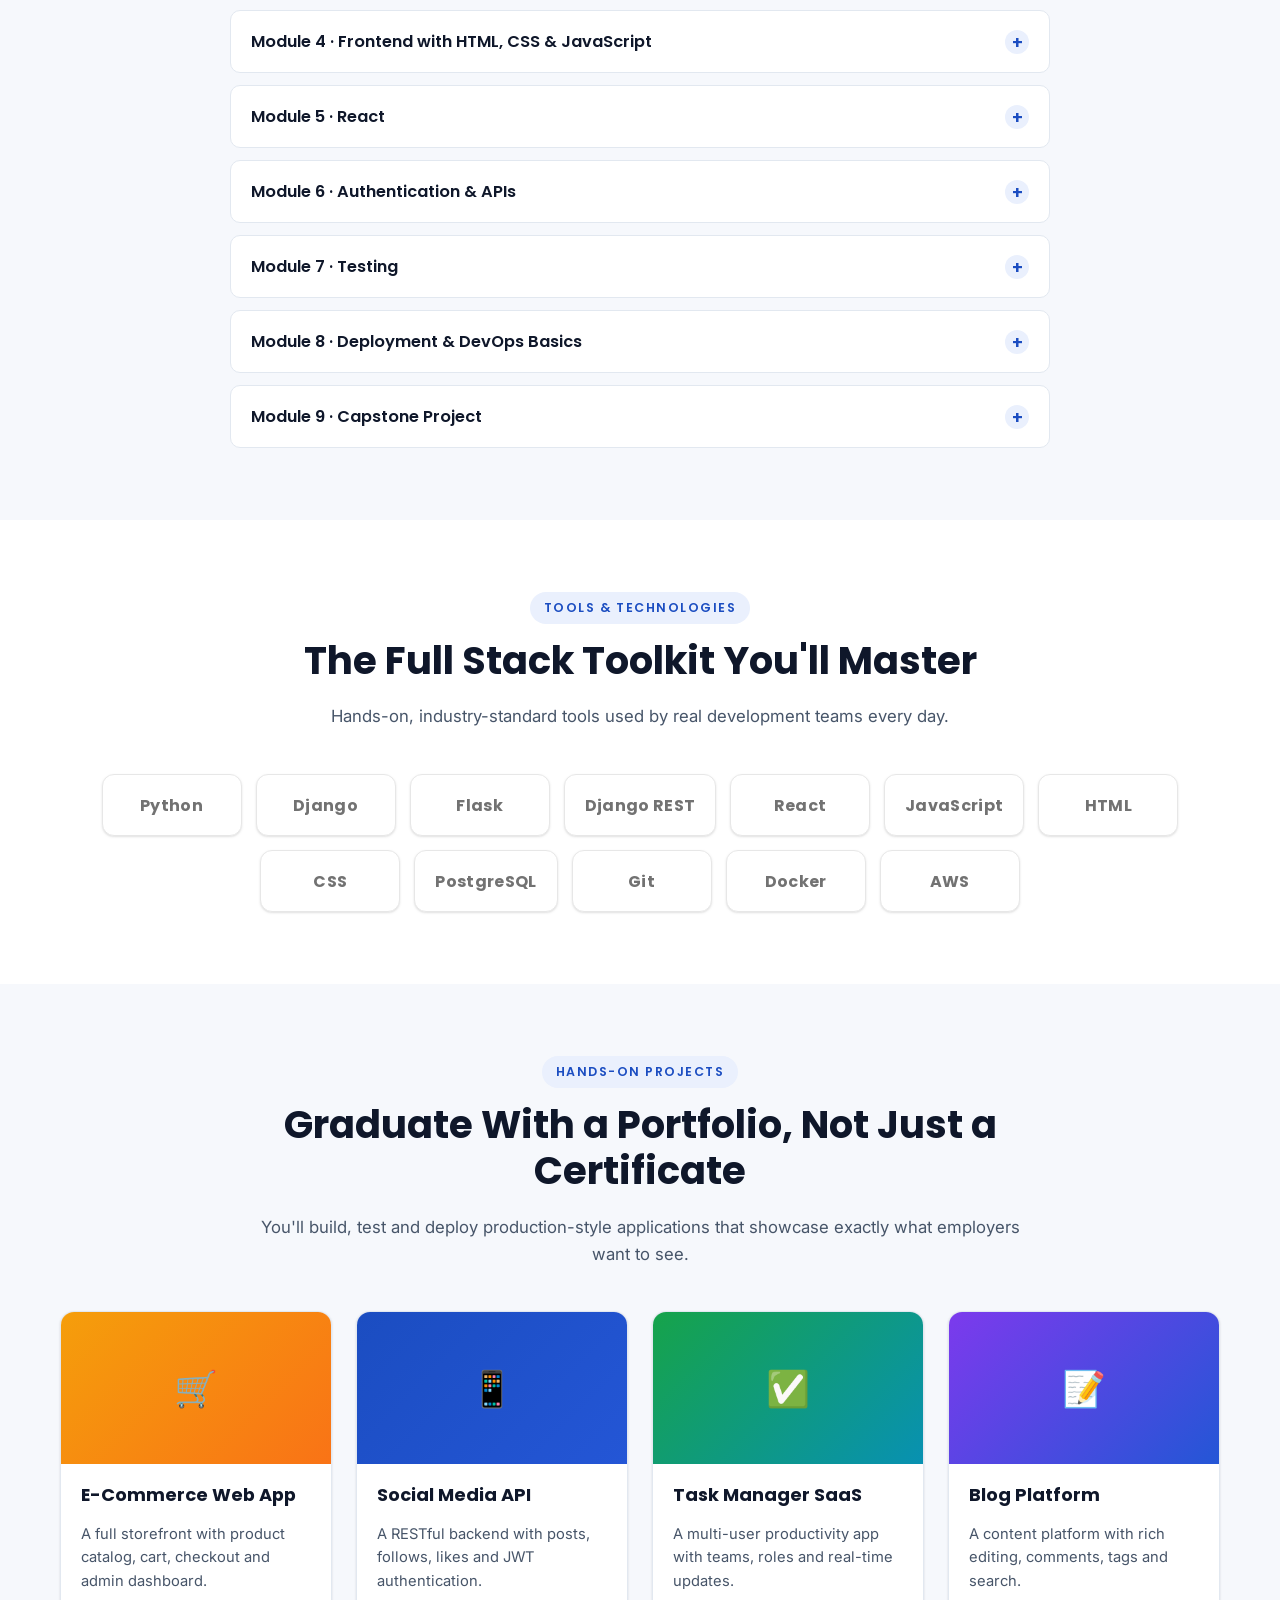
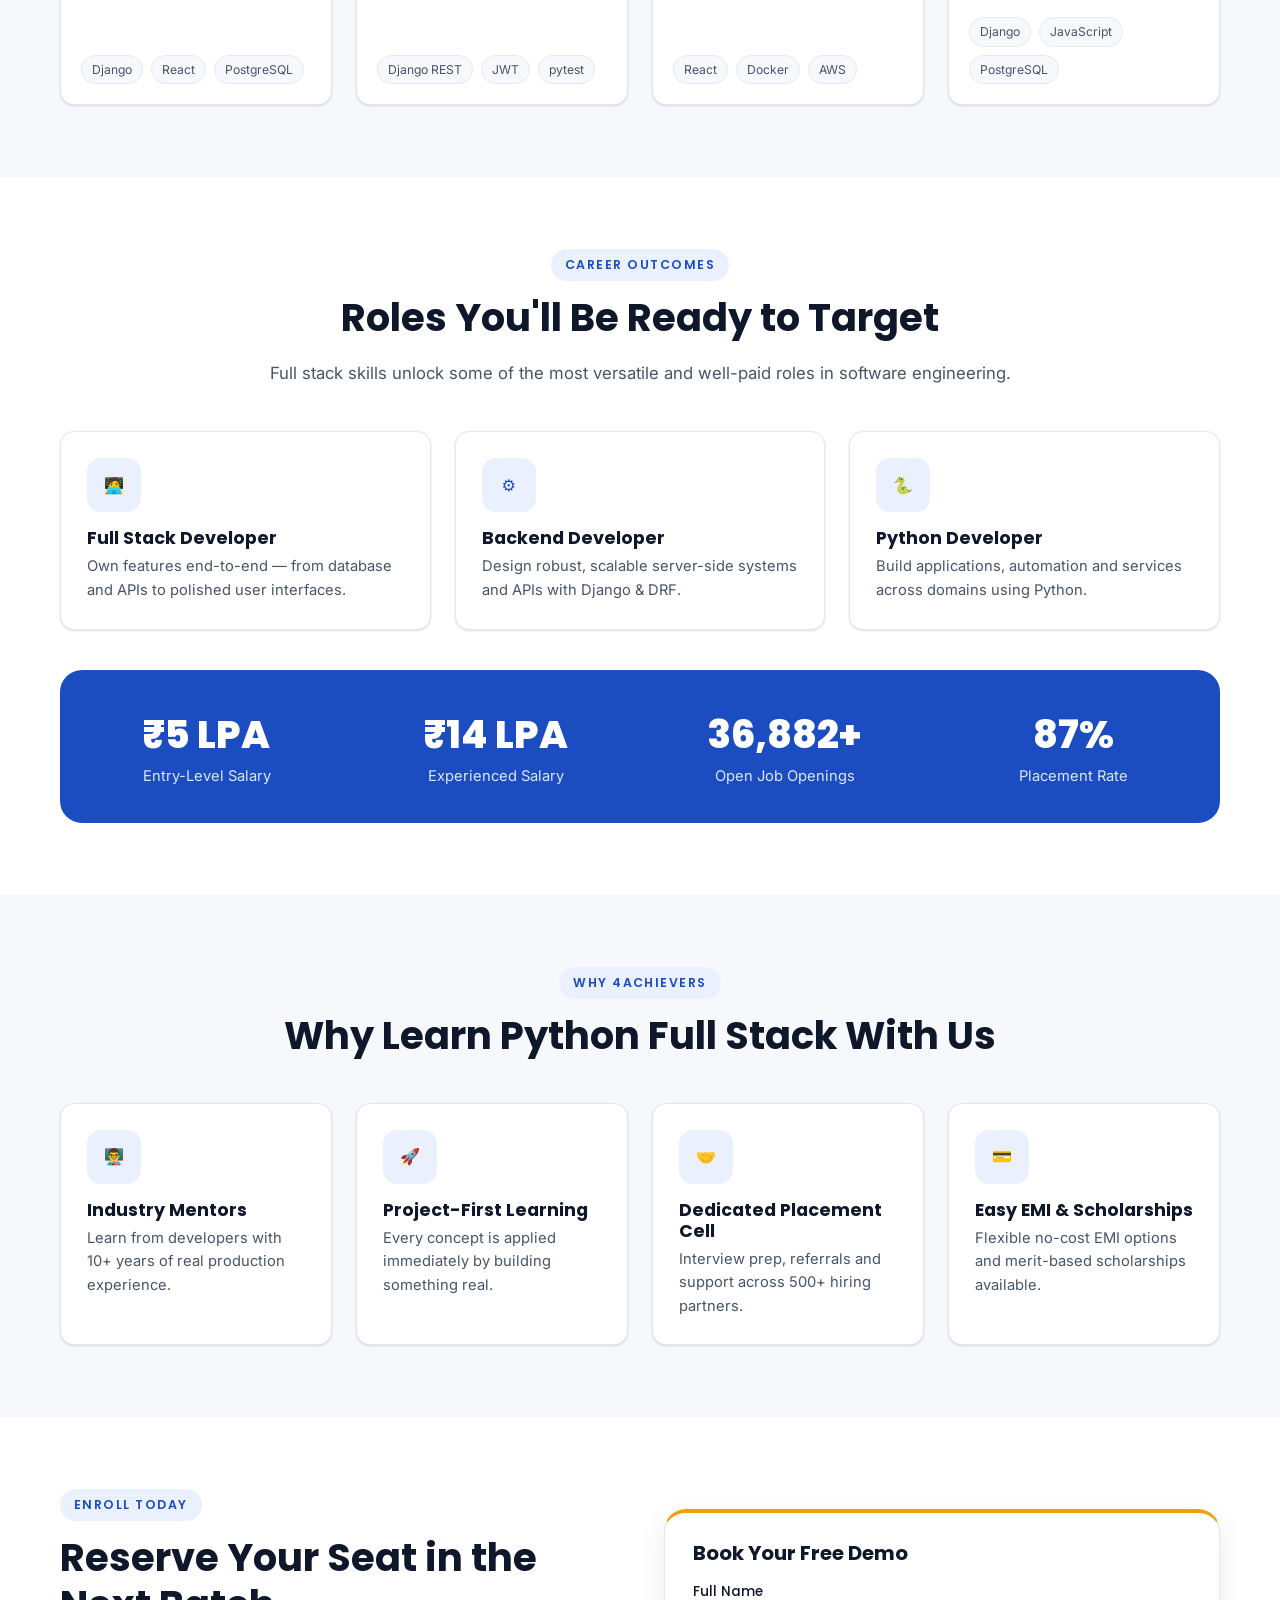
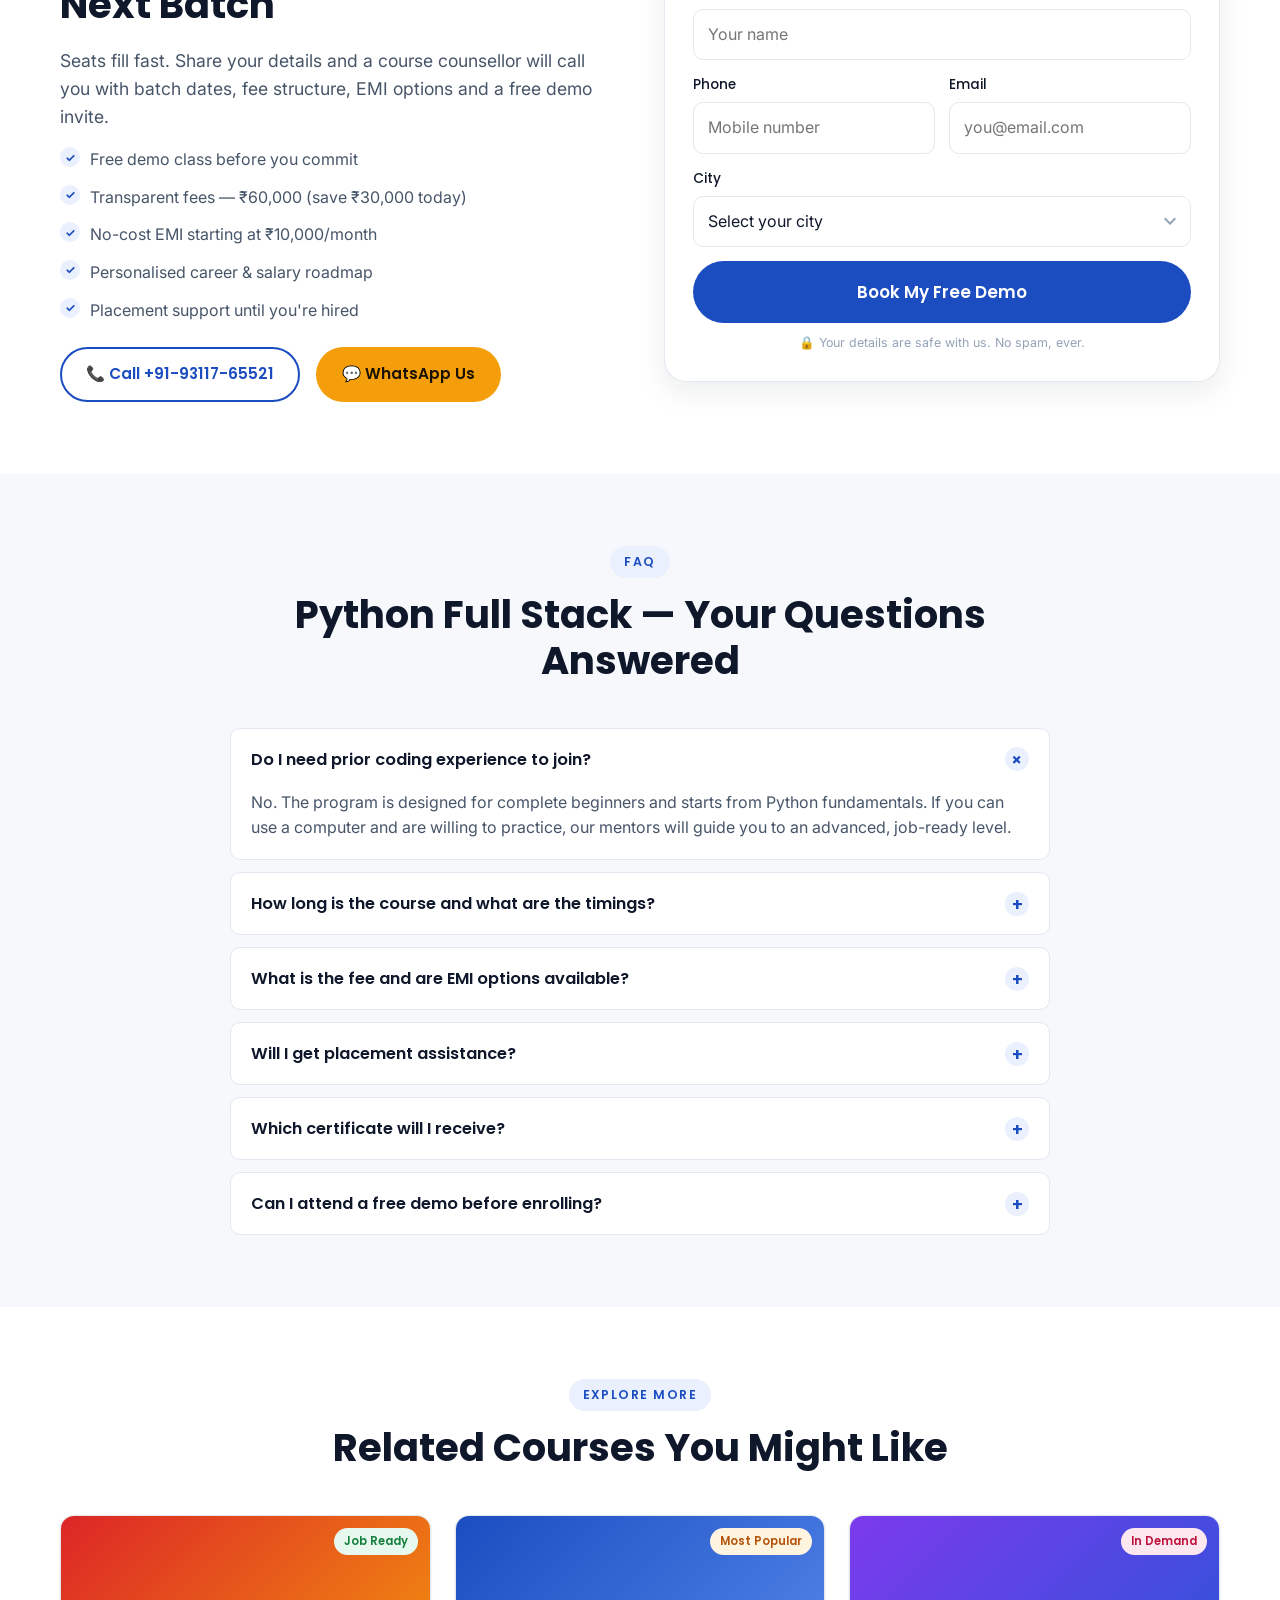
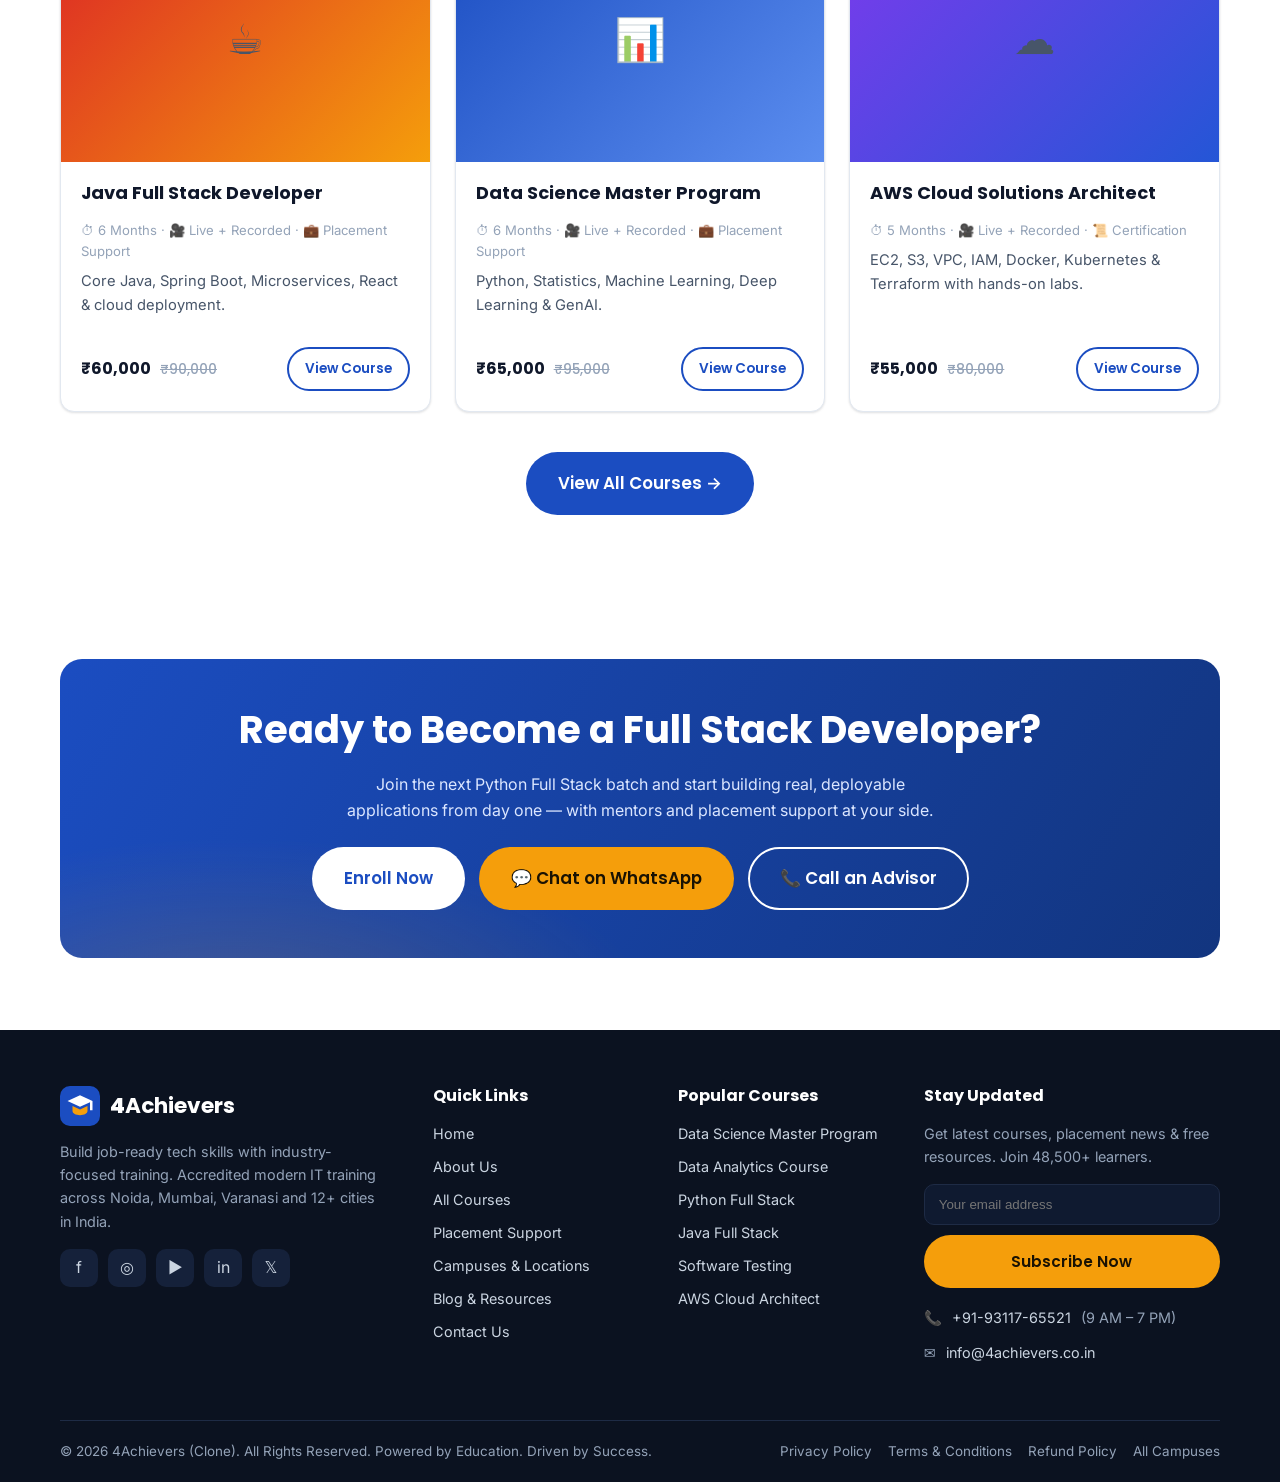
<file: course-python-full-stack.html>
<!DOCTYPE html>
<html lang="en">
<head>
  <meta charset="UTF-8" />
  <meta name="viewport" content="width=device-width, initial-scale=1.0" />
  <title>Python Full Stack Developer Course — 4Achievers</title>
  <meta name="description" content="Become a job-ready Python Full Stack Developer in 6 months. Learn Python, Django, DRF, React, PostgreSQL, Docker & AWS with live projects and placement support. ₹60,000." />
  <link rel="icon" href="assets/img/logo.svg" type="image/svg+xml" />
  <link rel="preconnect" href="https://fonts.googleapis.com" />
  <link rel="preconnect" href="https://fonts.gstatic.com" crossorigin />
  <link href="https://fonts.googleapis.com/css2?family=Inter:wght@400;500;600;700&family=Poppins:wght@500;600;700;800&display=swap" rel="stylesheet" />
  <link rel="stylesheet" href="css/styles.css" />
</head>
<body>
  <div id="site-header"></div>

  <!-- ===================== PAGE HERO ===================== -->
  <section class="page-hero">
    <div class="container">
      <div class="breadcrumb">
        <a href="index.html">Home</a> <span>/</span>
        <a href="courses.html">Courses</a> <span>/</span>
        <span>Python Full Stack Developer</span>
      </div>
      <div class="grid grid--2" style="align-items:center;gap:48px">
        <div data-reveal>
          <span class="eyebrow" style="background:rgba(255,255,255,.15);color:#fff">Beginner to Advanced · 6 Months</span>
          <h1>Python Full Stack Developer Course</h1>
          <p>Go from writing your first Python script to shipping production-grade web apps with Django, REST APIs, React and cloud deployment — and walk into interviews with a portfolio that proves it.</p>
          <div class="flex items-center gap-2 wrap mt-2">
            <span class="badge badge--dark">⏱ 6 Months</span>
            <span class="badge badge--dark">🎥 Live + Recorded</span>
            <span class="badge badge--dark">🎯 Beginner to Advanced</span>
            <span class="badge badge--dark">💼 Placement Support</span>
          </div>
          <div class="hero__actions mt-3">
            <a class="btn btn--accent btn--lg" href="contact.html">Enroll Now</a>
            <a class="btn btn--light btn--lg" href="#">Download Syllabus</a>
            <a class="btn btn--secondary btn--lg" href="contact.html" style="color:#fff;border-color:#fff">Book Free Demo</a>
          </div>
          <div class="flex items-center gap-2 wrap mt-3" style="color:#dbe6ff;font-size:.92rem">
            <span>⭐ 4.9/5 (3,100+ ratings)</span>
            <span>·</span>
            <span>👩‍💻 12,000+ learners trained</span>
            <span>·</span>
            <span>💰 ₹60,000 <span style="text-decoration:line-through;opacity:.7">₹90,000</span></span>
          </div>
        </div>
        <div data-reveal>
          <div class="hero__card" style="aspect-ratio:4/3">
            <div class="media-ph" style="background:linear-gradient(135deg,#f59e0b,#f97316)">
              <div style="text-align:center;padding:24px">
                <div style="font-size:3.2rem">🐍</div>
                <div style="font-family:var(--head);font-weight:700;font-size:1.3rem;margin-top:8px;color:#fff">Python Full Stack</div>
                <div style="opacity:.9;margin-top:6px;color:#fff">Learn · Build · Deploy · Get Placed</div>
              </div>
            </div>
          </div>
        </div>
      </div>
    </div>
  </section>

  <!-- ===================== HIGHLIGHTS BAND ===================== -->
  <section class="section section--tight">
    <div class="container">
      <div class="grid grid--4">
        <div class="feature" data-reveal>
          <div class="feature__icon">⏱</div>
          <h3 class="feature__title">6 Months Duration</h3>
          <p class="feature__text">Structured weekday & weekend batches with live mentor-led sessions and lifetime recordings.</p>
        </div>
        <div class="feature" data-reveal>
          <div class="feature__icon">🛠️</div>
          <h3 class="feature__title">10+ Hands-On Projects</h3>
          <p class="feature__text">Build and deploy real full stack applications — from e-commerce to SaaS dashboards.</p>
        </div>
        <div class="feature" data-reveal>
          <div class="feature__icon">💼</div>
          <h3 class="feature__title">Placement Support</h3>
          <p class="feature__text">Resume help, mock interviews and referrals across 500+ hiring partners till you're placed.</p>
        </div>
        <div class="feature" data-reveal>
          <div class="feature__icon">📜</div>
          <h3 class="feature__title">Industry Certification</h3>
          <p class="feature__text">Earn a verifiable 4Achievers certificate aligned to in-demand developer roles.</p>
        </div>
      </div>
    </div>
  </section>

  <!-- ===================== OVERVIEW ===================== -->
  <section class="section section--alt">
    <div class="container grid grid--2" style="align-items:start;gap:48px">
      <div data-reveal>
        <span class="eyebrow">Program Overview</span>
        <h2>One Program, End-to-End Web Development Mastery</h2>
        <p class="lead">Full stack developers are among the most hireable engineers in India — and this program is built to turn complete beginners into confident, deployment-ready developers in six focused months.</p>
        <p>You'll start with Python fundamentals and object-oriented programming, then move into relational databases, backend engineering with Django and Django REST Framework, and modern frontends with HTML, CSS, JavaScript and React. Along the way you'll wire up authentication, build and consume REST APIs, write automated tests, and ship your work to the cloud with Docker and AWS.</p>
        <p>Every module is reinforced with graded assignments and live coding, and the program closes with a capstone where you design, build and deploy a full application from scratch — exactly the kind of project that gets noticed in interviews.</p>
        <div class="flex items-center gap-2 wrap mt-2">
          <span class="chip">Live mentor-led classes</span>
          <span class="chip">Lifetime recordings</span>
          <span class="chip">1-on-1 doubt support</span>
          <span class="chip">GitHub-ready portfolio</span>
        </div>
      </div>
      <div class="form-card" data-reveal>
        <h3 style="margin-bottom:16px">Who Should Join</h3>
        <ul class="list-check">
          <li>Freshers & final-year students wanting a developer career</li>
          <li>Non-IT graduates looking to switch into tech</li>
          <li>Working professionals aiming for better roles & packages</li>
          <li>Testers, support & ops engineers moving into development</li>
          <li>Self-taught coders who want structure and mentorship</li>
          <li>Entrepreneurs who want to build and ship their own products</li>
        </ul>
        <a class="btn btn--primary btn--block mt-2" href="contact.html">Talk to a Course Advisor</a>
      </div>
    </div>
  </section>

  <!-- ===================== WHAT YOU'LL LEARN ===================== -->
  <section class="section">
    <div class="container">
      <div class="section__head">
        <span class="eyebrow">Learning Outcomes</span>
        <h2>What You'll Be Able to Do</h2>
        <p>By the end of the program you won't just know the theory — you'll have built and deployed the real thing.</p>
      </div>
      <div class="grid grid--3">
        <ul class="list-check" data-reveal>
          <li>Write clean, Pythonic code using OOP principles</li>
          <li>Design and query relational databases with SQL</li>
          <li>Build scalable backends with Django & DRF</li>
          <li>Create responsive UIs with HTML, CSS & JavaScript</li>
        </ul>
        <ul class="list-check" data-reveal>
          <li>Develop dynamic single-page apps with React</li>
          <li>Implement secure authentication & JWT-based APIs</li>
          <li>Connect frontend and backend into full stack apps</li>
          <li>Write unit and integration tests for reliability</li>
        </ul>
        <ul class="list-check" data-reveal>
          <li>Containerise applications with Docker</li>
          <li>Deploy to AWS and configure production environments</li>
          <li>Use Git & GitHub for professional version control</li>
          <li>Ship a complete capstone project for your portfolio</li>
        </ul>
      </div>
    </div>
  </section>

  <!-- ===================== CURRICULUM ===================== -->
  <section class="section section--alt">
    <div class="container">
      <div class="section__head">
        <span class="eyebrow">Curriculum</span>
        <h2>A Module-By-Module Path to Full Stack</h2>
        <p>Nine structured modules take you from fundamentals to a deployed capstone — each built on real, hands-on practice.</p>
      </div>
      <div class="accordion" data-single>
        <div class="accordion__item is-open">
          <button class="accordion__btn">Module 1 · Python Core & OOP<span class="ico">+</span></button>
          <div class="accordion__panel" style="max-height:320px">
            <p>Syntax & data types · variables, loops & conditionals · functions & scope · lists, tuples, sets & dictionaries · file handling & exceptions · modules & packages · classes, objects, inheritance & polymorphism · decorators, generators & list comprehensions · virtual environments & pip.</p>
          </div>
        </div>
        <div class="accordion__item">
          <button class="accordion__btn">Module 2 · Databases & SQL<span class="ico">+</span></button>
          <div class="accordion__panel">
            <p>Relational database concepts · PostgreSQL setup · tables, keys & constraints · SELECT, JOIN, GROUP BY & subqueries · indexes & normalisation · transactions & ACID · connecting Python to databases · schema design for real applications.</p>
          </div>
        </div>
        <div class="accordion__item">
          <button class="accordion__btn">Module 3 · Django & Django REST Framework<span class="ico">+</span></button>
          <div class="accordion__panel">
            <p>MVT architecture · models, migrations & the ORM · views, URLs & templates · Django admin · forms & validation · serializers & viewsets with DRF · pagination, filtering & throttling · building production-ready REST APIs.</p>
          </div>
        </div>
        <div class="accordion__item">
          <button class="accordion__btn">Module 4 · Frontend with HTML, CSS & JavaScript<span class="ico">+</span></button>
          <div class="accordion__panel">
            <p>Semantic HTML5 · modern CSS, Flexbox & Grid · responsive design · JavaScript fundamentals & ES6+ · DOM manipulation · events & forms · fetch API & async/await · consuming backend APIs from the browser.</p>
          </div>
        </div>
        <div class="accordion__item">
          <button class="accordion__btn">Module 5 · React<span class="ico">+</span></button>
          <div class="accordion__panel">
            <p>Components & JSX · props & state · hooks (useState, useEffect, useContext) · routing with React Router · forms & controlled inputs · API integration · state management patterns · building and structuring a real React app.</p>
          </div>
        </div>
        <div class="accordion__item">
          <button class="accordion__btn">Module 6 · Authentication & APIs<span class="ico">+</span></button>
          <div class="accordion__panel">
            <p>Session vs token authentication · JWT & refresh tokens · user registration, login & permissions · role-based access control · securing endpoints · third-party API integration · CORS, rate limiting & API best practices.</p>
          </div>
        </div>
        <div class="accordion__item">
          <button class="accordion__btn">Module 7 · Testing<span class="ico">+</span></button>
          <div class="accordion__panel">
            <p>Why testing matters · unit testing with pytest & Django's test client · writing API tests · mocking & fixtures · test coverage · debugging strategies · an introduction to TDD for building reliable applications.</p>
          </div>
        </div>
        <div class="accordion__item">
          <button class="accordion__btn">Module 8 · Deployment & DevOps Basics<span class="ico">+</span></button>
          <div class="accordion__panel">
            <p>Git & GitHub workflows · environment variables & configuration · Docker & Dockerfiles · docker-compose · deploying to AWS (EC2, S3, RDS) · Gunicorn & Nginx basics · an introduction to CI/CD pipelines.</p>
          </div>
        </div>
        <div class="accordion__item">
          <button class="accordion__btn">Module 9 · Capstone Project<span class="ico">+</span></button>
          <div class="accordion__panel">
            <p>Plan, design and build a complete full stack application end-to-end · implement backend APIs, a React frontend, authentication and a database · containerise and deploy to the cloud · code review with mentors · present your project for your portfolio and interviews.</p>
          </div>
        </div>
      </div>
    </div>
  </section>

  <!-- ===================== TOOLS & TECHNOLOGIES ===================== -->
  <section class="section">
    <div class="container">
      <div class="section__head">
        <span class="eyebrow">Tools & Technologies</span>
        <h2>The Full Stack Toolkit You'll Master</h2>
        <p>Hands-on, industry-standard tools used by real development teams every day.</p>
      </div>
      <div class="logos" data-reveal>
        <span class="logo-chip">Python</span><span class="logo-chip">Django</span><span class="logo-chip">Flask</span>
        <span class="logo-chip">Django REST</span><span class="logo-chip">React</span><span class="logo-chip">JavaScript</span>
        <span class="logo-chip">HTML</span><span class="logo-chip">CSS</span><span class="logo-chip">PostgreSQL</span>
        <span class="logo-chip">Git</span><span class="logo-chip">Docker</span><span class="logo-chip">AWS</span>
      </div>
    </div>
  </section>

  <!-- ===================== PROJECTS ===================== -->
  <section class="section section--alt">
    <div class="container">
      <div class="section__head">
        <span class="eyebrow">Hands-On Projects</span>
        <h2>Graduate With a Portfolio, Not Just a Certificate</h2>
        <p>You'll build, test and deploy production-style applications that showcase exactly what employers want to see.</p>
      </div>
      <div class="grid grid--4">
        <article class="card" data-reveal>
          <div class="card__media" style="background:linear-gradient(135deg,#f59e0b,#f97316)"><span style="font-size:2.2rem">🛒</span></div>
          <div class="card__body">
            <h3 class="card__title">E-Commerce Web App</h3>
            <p class="card__text">A full storefront with product catalog, cart, checkout and admin dashboard.</p>
            <div class="chips"><span class="chip">Django</span><span class="chip">React</span><span class="chip">PostgreSQL</span></div>
          </div>
        </article>
        <article class="card" data-reveal>
          <div class="card__media" style="background:linear-gradient(135deg,#1b4dc1,#2456d6)"><span style="font-size:2.2rem">📱</span></div>
          <div class="card__body">
            <h3 class="card__title">Social Media API</h3>
            <p class="card__text">A RESTful backend with posts, follows, likes and JWT authentication.</p>
            <div class="chips"><span class="chip">Django REST</span><span class="chip">JWT</span><span class="chip">pytest</span></div>
          </div>
        </article>
        <article class="card" data-reveal>
          <div class="card__media" style="background:linear-gradient(135deg,#16a34a,#0891b2)"><span style="font-size:2.2rem">✅</span></div>
          <div class="card__body">
            <h3 class="card__title">Task Manager SaaS</h3>
            <p class="card__text">A multi-user productivity app with teams, roles and real-time updates.</p>
            <div class="chips"><span class="chip">React</span><span class="chip">Docker</span><span class="chip">AWS</span></div>
          </div>
        </article>
        <article class="card" data-reveal>
          <div class="card__media" style="background:linear-gradient(135deg,#7c3aed,#2456d6)"><span style="font-size:2.2rem">📝</span></div>
          <div class="card__body">
            <h3 class="card__title">Blog Platform</h3>
            <p class="card__text">A content platform with rich editing, comments, tags and search.</p>
            <div class="chips"><span class="chip">Django</span><span class="chip">JavaScript</span><span class="chip">PostgreSQL</span></div>
          </div>
        </article>
      </div>
    </div>
  </section>

  <!-- ===================== CAREER OUTCOMES ===================== -->
  <section class="section">
    <div class="container">
      <div class="section__head">
        <span class="eyebrow">Career Outcomes</span>
        <h2>Roles You'll Be Ready to Target</h2>
        <p>Full stack skills unlock some of the most versatile and well-paid roles in software engineering.</p>
      </div>
      <div class="grid grid--3">
        <div class="feature" data-reveal>
          <div class="feature__icon">🧑‍💻</div>
          <h3 class="feature__title">Full Stack Developer</h3>
          <p class="feature__text">Own features end-to-end — from database and APIs to polished user interfaces.</p>
        </div>
        <div class="feature" data-reveal>
          <div class="feature__icon">⚙️</div>
          <h3 class="feature__title">Backend Developer</h3>
          <p class="feature__text">Design robust, scalable server-side systems and APIs with Django & DRF.</p>
        </div>
        <div class="feature" data-reveal>
          <div class="feature__icon">🐍</div>
          <h3 class="feature__title">Python Developer</h3>
          <p class="feature__text">Build applications, automation and services across domains using Python.</p>
        </div>
      </div>

      <div class="stats stats--band mt-4" data-reveal>
        <div class="stat"><div class="stat__num" data-count="5" data-prefix="₹" data-suffix=" LPA">0</div><div class="stat__label">Entry-Level Salary</div></div>
        <div class="stat"><div class="stat__num" data-count="15" data-prefix="₹" data-suffix=" LPA">0</div><div class="stat__label">Experienced Salary</div></div>
        <div class="stat"><div class="stat__num" data-count="40000" data-suffix="+">0</div><div class="stat__label">Open Job Openings</div></div>
        <div class="stat"><div class="stat__num" data-count="94" data-suffix="%">0</div><div class="stat__label">Placement Rate</div></div>
      </div>
    </div>
  </section>

  <!-- ===================== WHY LEARN WITH US ===================== -->
  <section class="section section--alt">
    <div class="container">
      <div class="section__head">
        <span class="eyebrow">Why 4Achievers</span>
        <h2>Why Learn Python Full Stack With Us</h2>
      </div>
      <div class="grid grid--4">
        <div class="feature" data-reveal>
          <div class="feature__icon">👨‍🏫</div>
          <h3 class="feature__title">Industry Mentors</h3>
          <p class="feature__text">Learn from developers with 10+ years of real production experience.</p>
        </div>
        <div class="feature" data-reveal>
          <div class="feature__icon">🚀</div>
          <h3 class="feature__title">Project-First Learning</h3>
          <p class="feature__text">Every concept is applied immediately by building something real.</p>
        </div>
        <div class="feature" data-reveal>
          <div class="feature__icon">🤝</div>
          <h3 class="feature__title">Dedicated Placement Cell</h3>
          <p class="feature__text">Interview prep, referrals and support across 500+ hiring partners.</p>
        </div>
        <div class="feature" data-reveal>
          <div class="feature__icon">💳</div>
          <h3 class="feature__title">Easy EMI & Scholarships</h3>
          <p class="feature__text">Flexible no-cost EMI options and merit-based scholarships available.</p>
        </div>
      </div>
    </div>
  </section>

  <!-- ===================== ENROLLMENT / COUNSELLING FORM ===================== -->
  <section class="section">
    <div class="container grid grid--2" style="align-items:center;gap:48px">
      <div data-reveal>
        <span class="eyebrow">Enroll Today</span>
        <h2>Reserve Your Seat in the Next Batch</h2>
        <p class="lead">Seats fill fast. Share your details and a course counsellor will call you with batch dates, fee structure, EMI options and a free demo invite.</p>
        <ul class="list-check mt-2">
          <li>Free demo class before you commit</li>
          <li>Transparent fees — ₹60,000 (save ₹30,000 today)</li>
          <li>No-cost EMI starting at ₹10,000/month</li>
          <li>Personalised career & salary roadmap</li>
          <li>Placement support until you're hired</li>
        </ul>
        <div class="flex items-center gap-2 wrap mt-3">
          <a class="btn btn--secondary" href="tel:+919311765521">📞 Call +91-93117-65521</a>
          <a class="btn btn--accent" href="https://wa.me/919311765521" target="_blank" rel="noopener">💬 WhatsApp Us</a>
        </div>
      </div>
      <div class="form-card form-card--accent" data-reveal>
        <h3 style="margin-bottom:16px">Book Your Free Demo</h3>
        <form onsubmit="return window.FA.fakeSubmit(event,'Thanks! Our course counsellor will call you shortly with batch details.')">
          <div class="form__group"><label class="form__label">Full Name</label><input class="form__control" type="text" placeholder="Your name" required></div>
          <div class="form__row">
            <div class="form__group"><label class="form__label">Phone</label><input class="form__control" type="tel" placeholder="Mobile number" required></div>
            <div class="form__group"><label class="form__label">Email</label><input class="form__control" type="email" placeholder="you@email.com" required></div>
          </div>
          <div class="form__group"><label class="form__label">City</label>
            <select class="form__control" required>
              <option value="">Select your city</option>
              <option>Noida</option><option>Delhi</option><option>Mumbai</option><option>Bangalore</option>
              <option>Gurugram</option><option>Pune</option><option>Hyderabad</option><option>Online</option><option>Other</option>
            </select>
          </div>
          <button class="btn btn--primary btn--block btn--lg" type="submit">Book My Free Demo</button>
          <p class="form__hint">🔒 Your details are safe with us. No spam, ever.</p>
        </form>
      </div>
    </div>
  </section>

  <!-- ===================== FAQ ===================== -->
  <section class="section section--alt">
    <div class="container">
      <div class="section__head">
        <span class="eyebrow">FAQ</span>
        <h2>Python Full Stack — Your Questions Answered</h2>
      </div>
      <div class="accordion" data-single>
        <div class="accordion__item is-open">
          <button class="accordion__btn">Do I need prior coding experience to join?<span class="ico">+</span></button>
          <div class="accordion__panel" style="max-height:200px"><p>No. The program is designed for complete beginners and starts from Python fundamentals. If you can use a computer and are willing to practice, our mentors will guide you to an advanced, job-ready level.</p></div>
        </div>
        <div class="accordion__item">
          <button class="accordion__btn">How long is the course and what are the timings?<span class="ico">+</span></button>
          <div class="accordion__panel"><p>The program runs for 6 months with flexible weekday and weekend batches. All live sessions are recorded, so you can revisit them anytime and never miss a class.</p></div>
        </div>
        <div class="accordion__item">
          <button class="accordion__btn">What is the fee and are EMI options available?<span class="ico">+</span></button>
          <div class="accordion__panel"><p>The course fee is ₹60,000 (discounted from ₹90,000). We offer no-cost EMI plans and merit-based scholarships — your counsellor will walk you through the options that fit you.</p></div>
        </div>
        <div class="accordion__item">
          <button class="accordion__btn">Will I get placement assistance?<span class="ico">+</span></button>
          <div class="accordion__panel"><p>Yes. You get resume building, mock interviews, coding drills and referrals through our 500+ hiring partners, with dedicated support that continues until you're placed.</p></div>
        </div>
        <div class="accordion__item">
          <button class="accordion__btn">Which certificate will I receive?<span class="ico">+</span></button>
          <div class="accordion__panel"><p>You receive a verifiable 4Achievers Python Full Stack Developer certificate on completion, which you can add to your resume and LinkedIn profile.</p></div>
        </div>
        <div class="accordion__item">
          <button class="accordion__btn">Can I attend a free demo before enrolling?<span class="ico">+</span></button>
          <div class="accordion__panel"><p>Absolutely. Book a free demo class to experience the teaching style, meet a mentor and ask questions before you decide — just fill the enrollment form or call us.</p></div>
        </div>
      </div>
    </div>
  </section>

  <!-- ===================== RELATED COURSES ===================== -->
  <section class="section">
    <div class="container">
      <div class="section__head">
        <span class="eyebrow">Explore More</span>
        <h2>Related Courses You Might Like</h2>
      </div>
      <div class="grid grid--3">
        <article class="card course-card" data-reveal>
          <div class="card__media" style="background:linear-gradient(135deg,#dc2626,#f59e0b)"><span style="font-size:2.6rem">☕</span><span class="badge badge--job" style="position:absolute;top:12px;right:12px">Job Ready</span></div>
          <div class="card__body">
            <h3 class="card__title">Java Full Stack Developer</h3>
            <div class="card__meta">⏱ 6 Months · 🎥 Live + Recorded · 💼 Placement Support</div>
            <p class="card__text">Core Java, Spring Boot, Microservices, React & cloud deployment.</p>
            <div class="card__footer"><span class="course-card__price">₹60,000 <span class="course-card__old">₹90,000</span></span><a class="btn btn--secondary btn--sm" href="course-java-full-stack.html">View Course</a></div>
          </div>
        </article>
        <article class="card course-card" data-reveal>
          <div class="card__media" style="background:linear-gradient(135deg,#1b4dc1,#5b8def)"><span style="font-size:2.6rem">📊</span><span class="badge badge--popular" style="position:absolute;top:12px;right:12px">Most Popular</span></div>
          <div class="card__body">
            <h3 class="card__title">Data Science Master Program</h3>
            <div class="card__meta">⏱ 6 Months · 🎥 Live + Recorded · 💼 Placement Support</div>
            <p class="card__text">Python, Statistics, Machine Learning, Deep Learning & GenAI.</p>
            <div class="card__footer"><span class="course-card__price">₹65,000 <span class="course-card__old">₹95,000</span></span><a class="btn btn--secondary btn--sm" href="course-data-science.html">View Course</a></div>
          </div>
        </article>
        <article class="card course-card" data-reveal>
          <div class="card__media" style="background:linear-gradient(135deg,#7c3aed,#2456d6)"><span style="font-size:2.6rem">☁️</span><span class="badge badge--demand" style="position:absolute;top:12px;right:12px">In Demand</span></div>
          <div class="card__body">
            <h3 class="card__title">AWS Cloud Solutions Architect</h3>
            <div class="card__meta">⏱ 5 Months · 🎥 Live + Recorded · 📜 Certification</div>
            <p class="card__text">EC2, S3, VPC, IAM, Docker, Kubernetes & Terraform with hands-on labs.</p>
            <div class="card__footer"><span class="course-card__price">₹55,000 <span class="course-card__old">₹80,000</span></span><a class="btn btn--secondary btn--sm" href="course-aws-cloud.html">View Course</a></div>
          </div>
        </article>
      </div>
      <div class="text-center mt-4"><a class="btn btn--primary btn--lg" href="courses.html">View All Courses →</a></div>
    </div>
  </section>

  <!-- ===================== FINAL CTA ===================== -->
  <section class="section">
    <div class="container">
      <div class="cta-band" data-reveal>
        <h2>Ready to Become a Full Stack Developer?</h2>
        <p>Join the next Python Full Stack batch and start building real, deployable applications from day one — with mentors and placement support at your side.</p>
        <div class="cta-actions">
          <a class="btn btn--light btn--lg" href="contact.html">Enroll Now</a>
          <a class="btn btn--accent btn--lg" href="https://wa.me/919311765521" target="_blank" rel="noopener">💬 Chat on WhatsApp</a>
          <a class="btn btn--secondary btn--lg" href="tel:+919311765521" style="color:#fff;border-color:#fff">📞 Call an Advisor</a>
        </div>
      </div>
    </div>
  </section>

  <div id="site-footer"></div>
  <script src="js/layout.js"></script>
  <script src="js/main.js"></script>
</body>
</html>
</file>
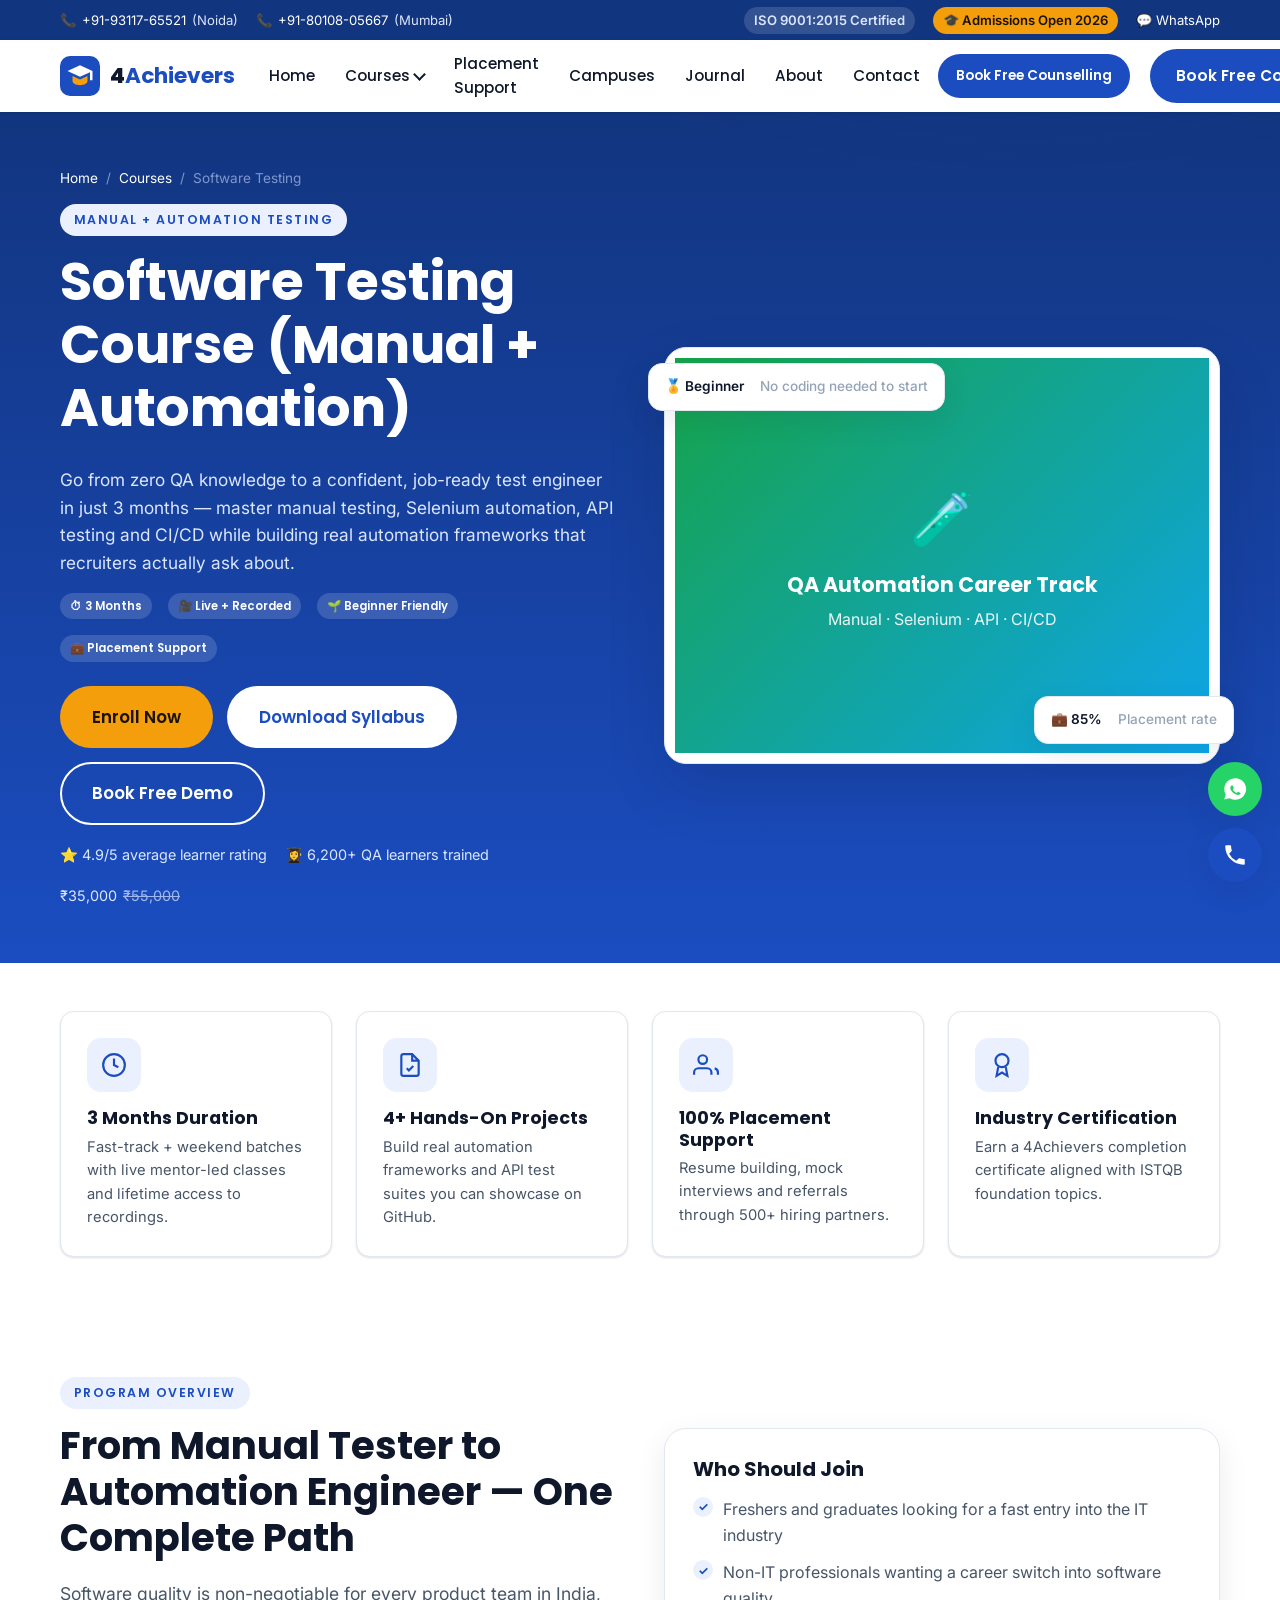
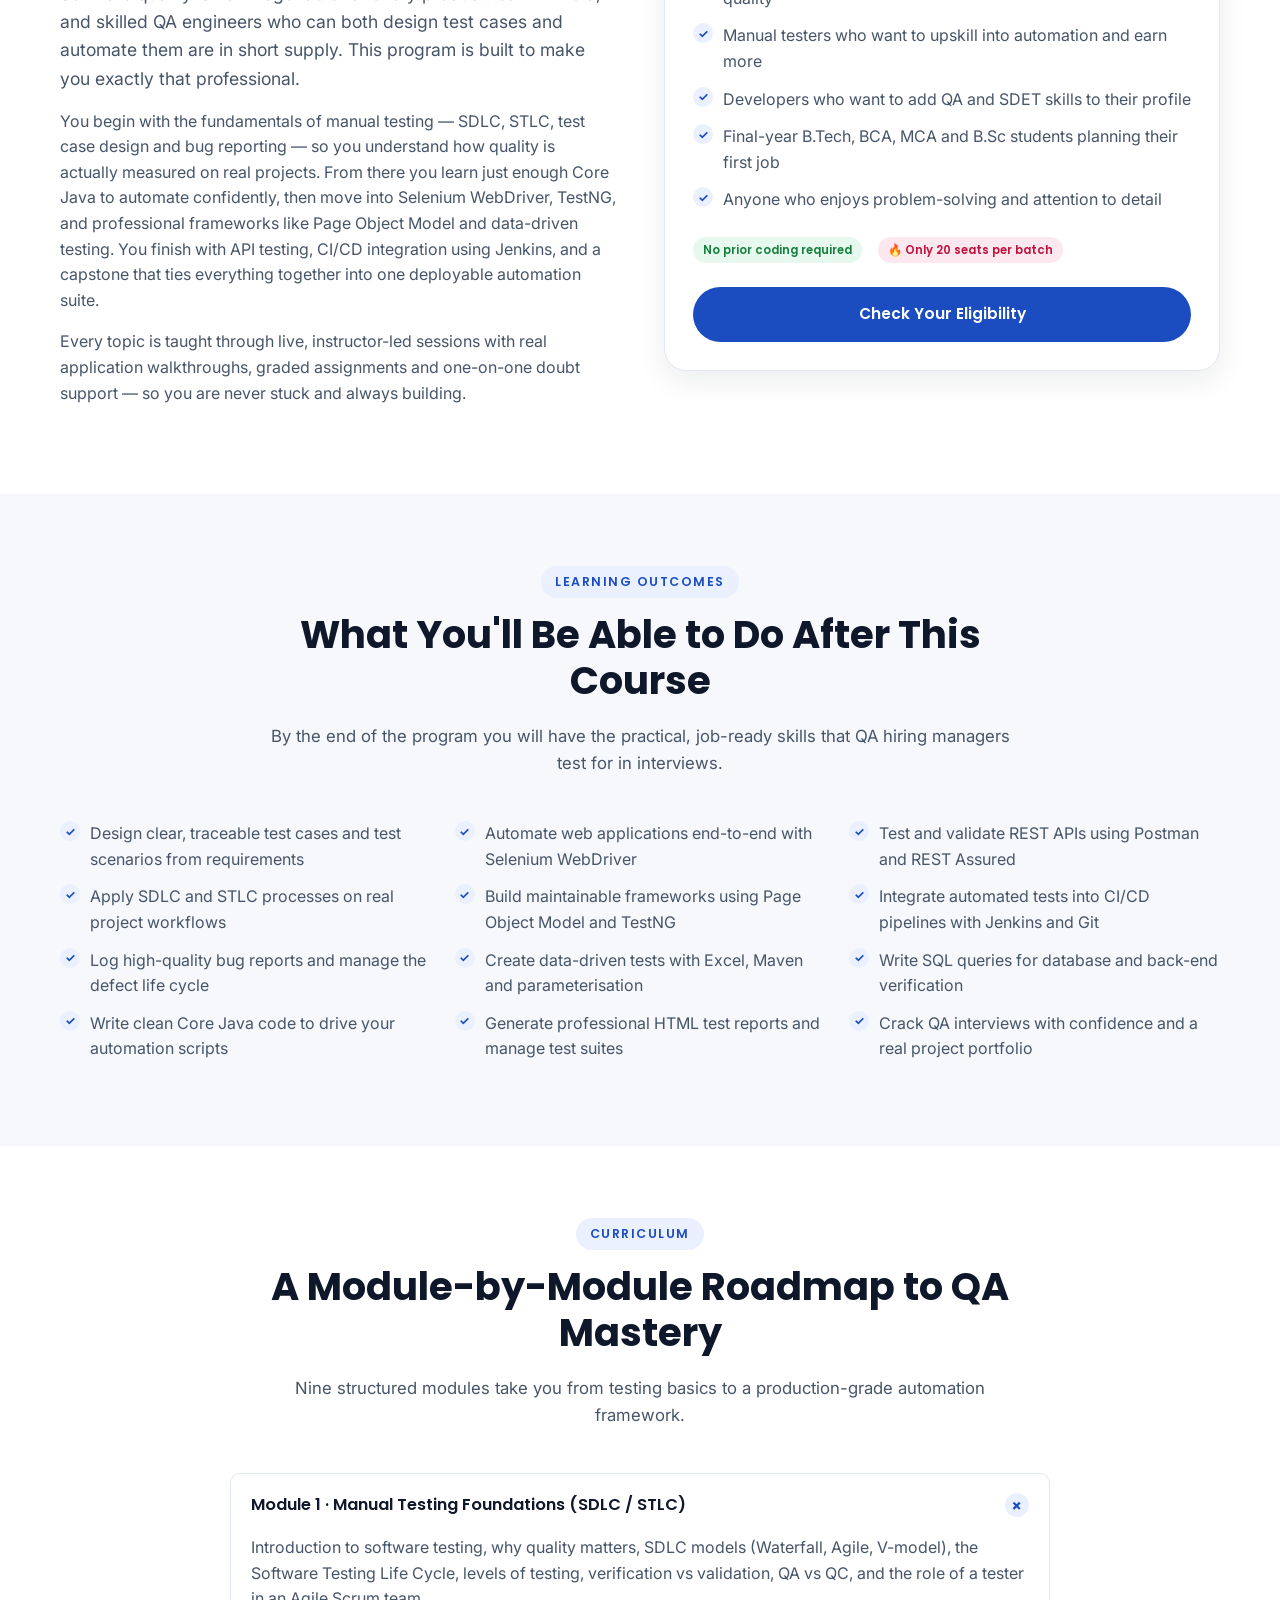
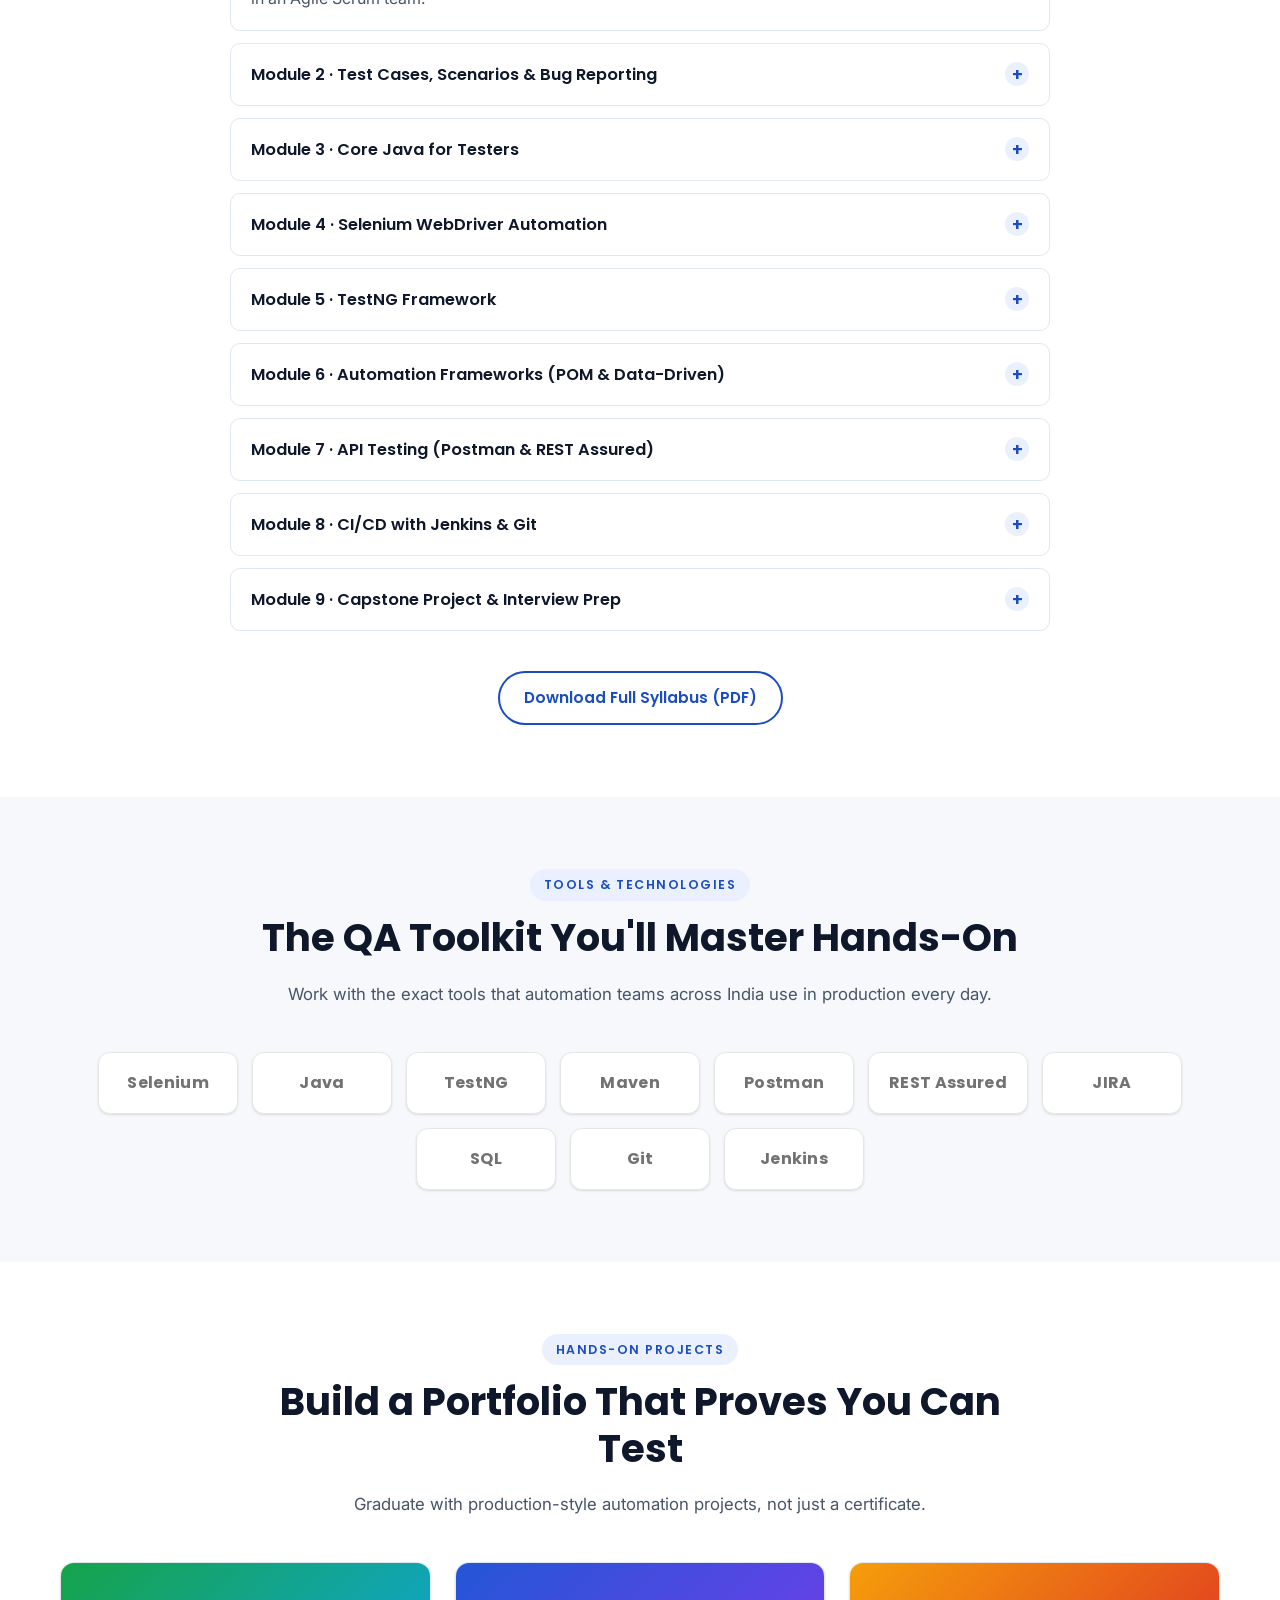
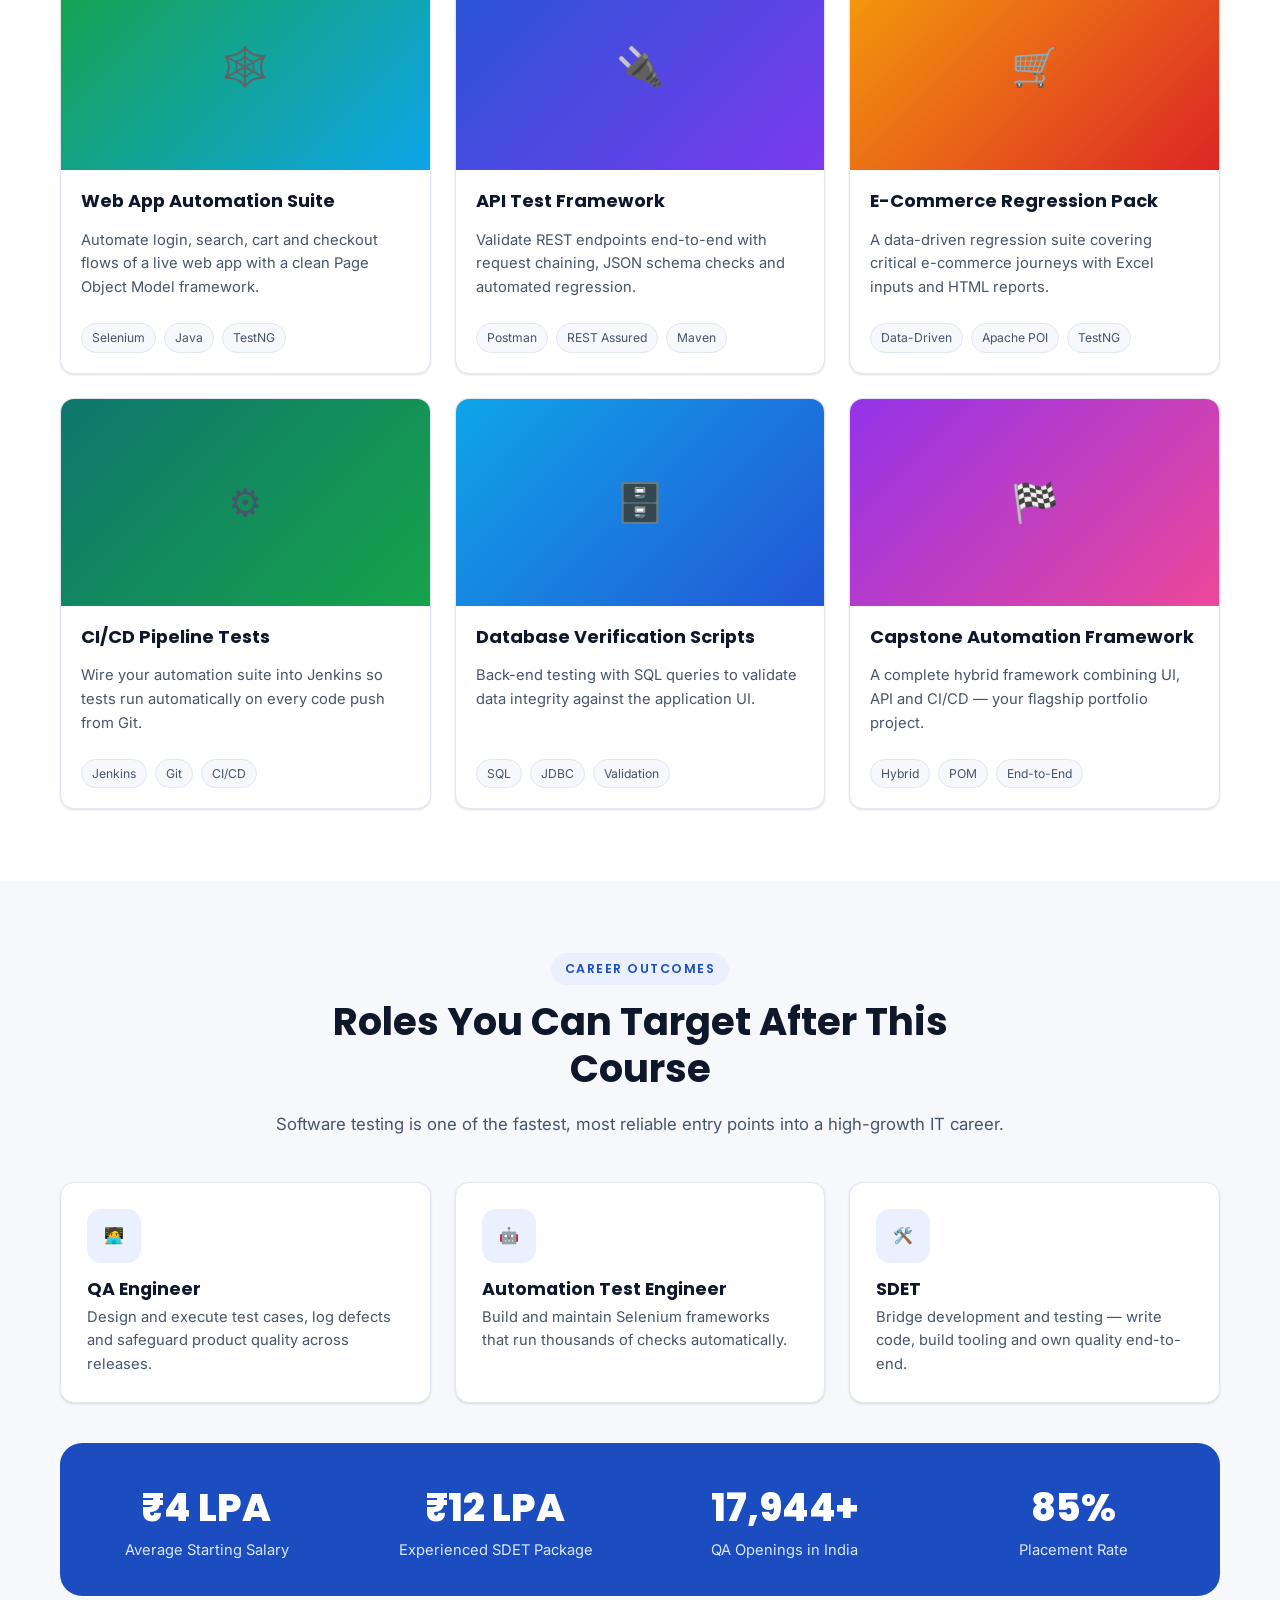
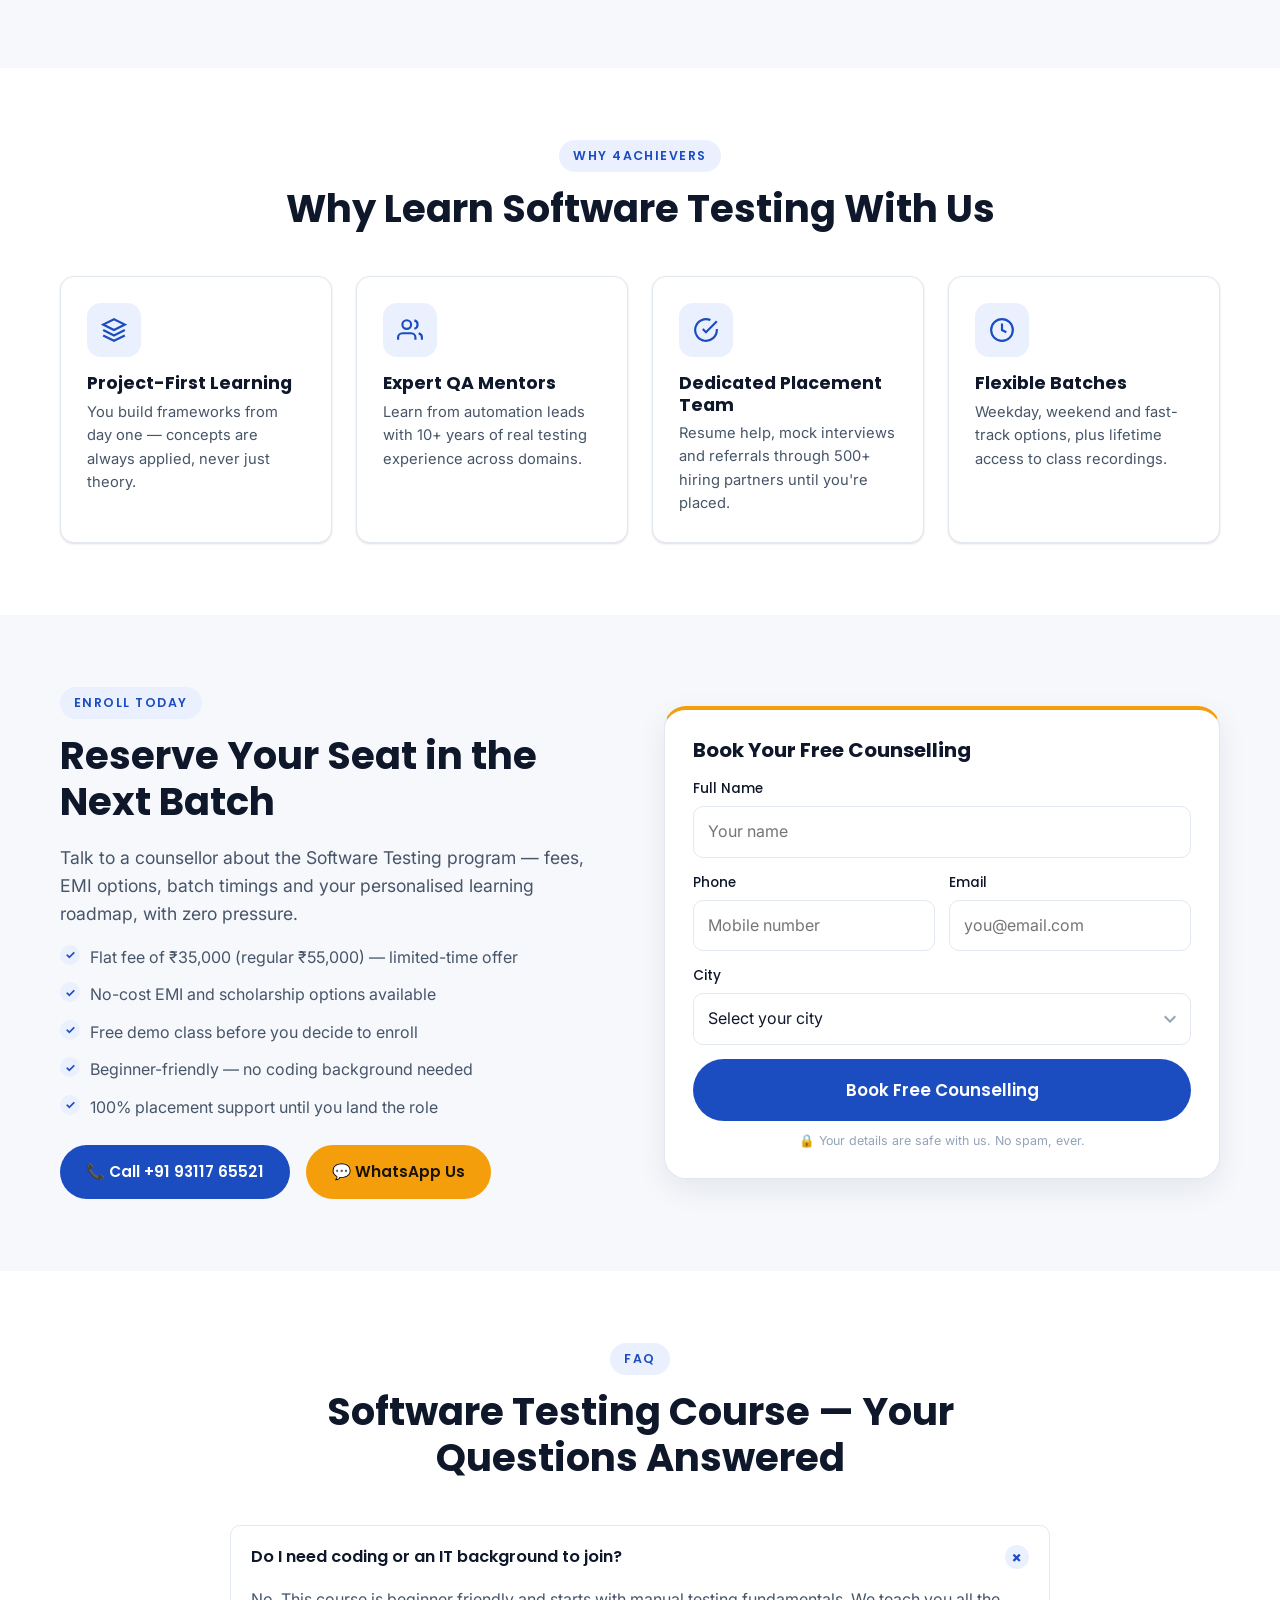
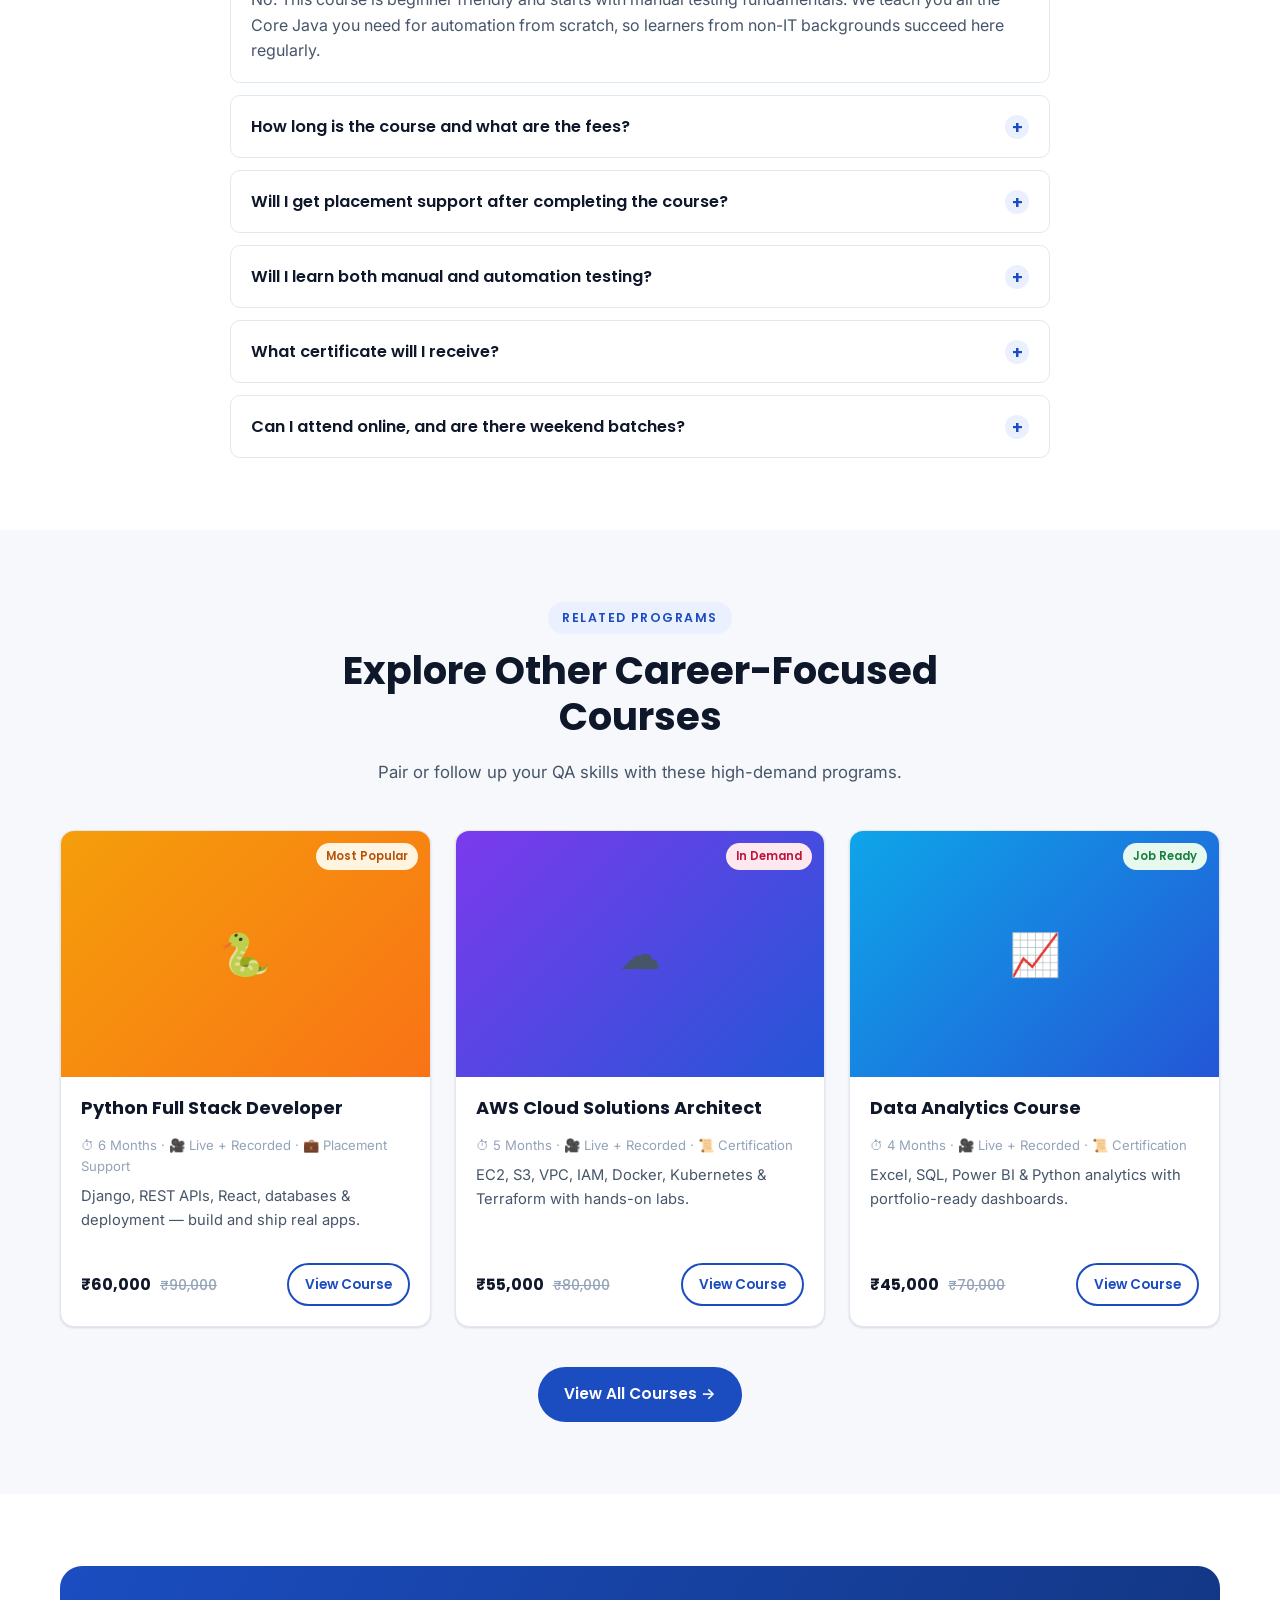
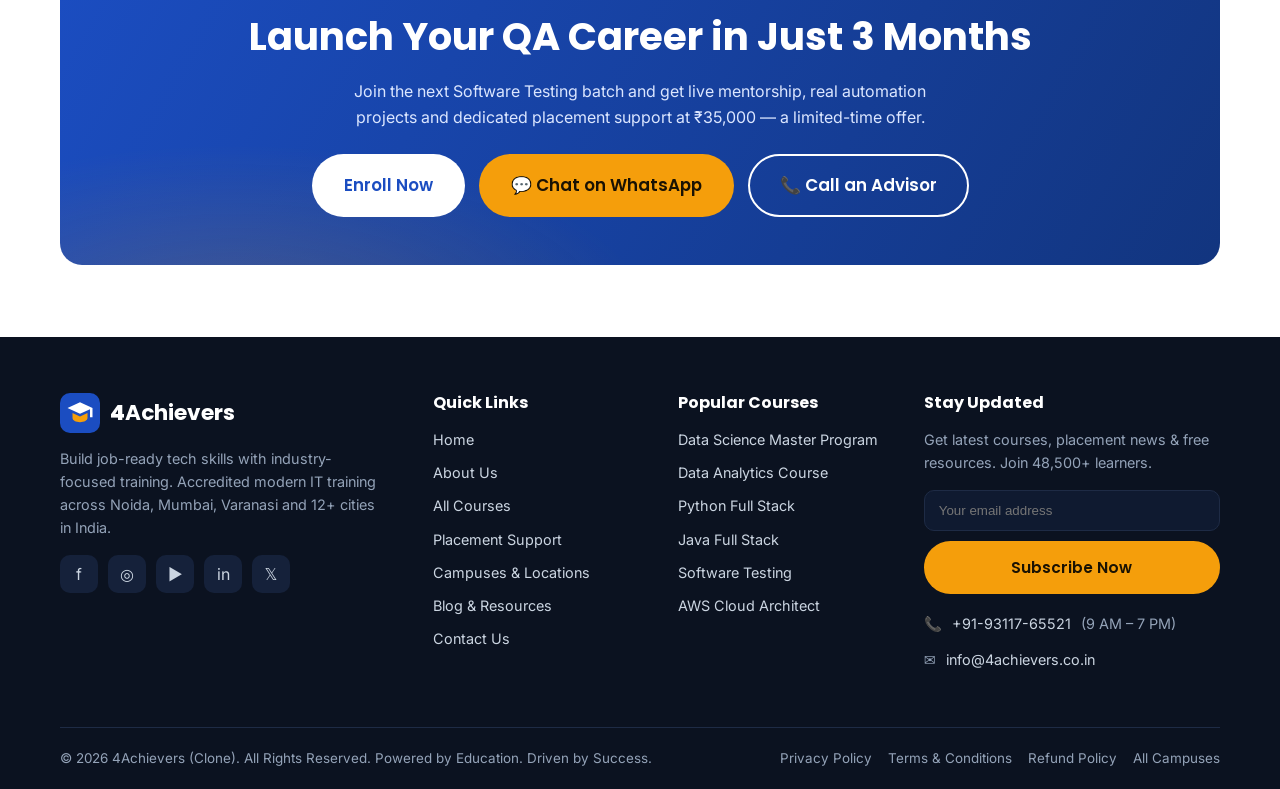
<file: course-software-testing.html>
<!DOCTYPE html>
<html lang="en">
<head>
  <meta charset="UTF-8" />
  <meta name="viewport" content="width=device-width, initial-scale=1.0" />
  <title>Software Testing Course (Manual + Automation) — 4Achievers</title>
  <meta name="description" content="Become a job-ready QA professional in 3 months with 4Achievers' Software Testing course — Manual + Automation with Selenium, Java, TestNG, API testing & CI/CD, live projects and 100% placement support." />
  <link rel="icon" href="assets/img/logo.svg" type="image/svg+xml" />
  <link rel="preconnect" href="https://fonts.googleapis.com" />
  <link rel="preconnect" href="https://fonts.gstatic.com" crossorigin />
  <link href="https://fonts.googleapis.com/css2?family=Inter:wght@400;500;600;700&family=Poppins:wght@500;600;700;800&display=swap" rel="stylesheet" />
  <link rel="stylesheet" href="css/styles.css" />
</head>
<body>
  <div id="site-header"></div>

  <!-- ===================== PAGE HERO ===================== -->
  <section class="page-hero">
    <div class="container">
      <div class="breadcrumb">
        <a href="index.html">Home</a> <span>/</span>
        <a href="courses.html">Courses</a> <span>/</span>
        <span>Software Testing</span>
      </div>
      <div class="grid grid--2" style="align-items:center;gap:48px">
        <div data-reveal>
          <span class="eyebrow">Manual + Automation Testing</span>
          <h1>Software Testing Course (Manual + Automation)</h1>
          <p>Go from zero QA knowledge to a confident, job-ready test engineer in just 3 months — master manual testing, Selenium automation, API testing and CI/CD while building real automation frameworks that recruiters actually ask about.</p>
          <div class="flex items-center gap-2 wrap mt-2">
            <span class="badge badge--dark">⏱ 3 Months</span>
            <span class="badge badge--dark">🎥 Live + Recorded</span>
            <span class="badge badge--dark">🌱 Beginner Friendly</span>
            <span class="badge badge--dark">💼 Placement Support</span>
          </div>
          <div class="hero__actions mt-3">
            <a class="btn btn--accent btn--lg" href="contact.html">Enroll Now</a>
            <a class="btn btn--light btn--lg" href="#">Download Syllabus</a>
            <a class="btn btn--secondary btn--lg" href="contact.html" style="border-color:#fff;color:#fff">Book Free Demo</a>
          </div>
          <div class="hero__trust" style="color:#dbe6ff">
            <span>⭐ 4.9/5 average learner rating</span>
            <span>👩‍🎓 6,200+ QA learners trained</span>
            <span>₹35,000 <span style="text-decoration:line-through;opacity:.7">₹55,000</span></span>
          </div>
        </div>

        <div class="hero__media" data-reveal>
          <div class="hero__card">
            <div class="media-ph" style="background:linear-gradient(135deg,#16a34a,#0ea5e9)">
              <div style="text-align:center;padding:24px">
                <div style="font-size:3.2rem">🧪</div>
                <div style="font-family:var(--head);font-weight:700;font-size:1.3rem;margin-top:8px">QA Automation Career Track</div>
                <div style="opacity:.9;margin-top:6px">Manual · Selenium · API · CI/CD</div>
              </div>
            </div>
          </div>
          <div class="hero__float hero__float--tl">🏅 Beginner &nbsp;<span style="color:var(--muted);font-weight:500">No coding needed to start</span></div>
          <div class="hero__float hero__float--br">💼 85% &nbsp;<span style="color:var(--muted);font-weight:500">Placement rate</span></div>
        </div>
      </div>
    </div>
  </section>

  <!-- ===================== HIGHLIGHTS BAND ===================== -->
  <section class="section section--tight">
    <div class="container">
      <div class="grid grid--4">
        <div class="feature" data-reveal>
          <div class="feature__icon"><svg viewBox="0 0 24 24" fill="none" stroke="currentColor" stroke-width="2"><circle cx="12" cy="12" r="10"/><path d="M12 6v6l4 2"/></svg></div>
          <h3 class="feature__title">3 Months Duration</h3>
          <p class="feature__text">Fast-track + weekend batches with live mentor-led classes and lifetime access to recordings.</p>
        </div>
        <div class="feature" data-reveal>
          <div class="feature__icon"><svg viewBox="0 0 24 24" fill="none" stroke="currentColor" stroke-width="2"><path d="M14 2H6a2 2 0 0 0-2 2v16a2 2 0 0 0 2 2h12a2 2 0 0 0 2-2V8Z"/><path d="M14 2v6h6M9 15l2 2 4-4"/></svg></div>
          <h3 class="feature__title">4+ Hands-On Projects</h3>
          <p class="feature__text">Build real automation frameworks and API test suites you can showcase on GitHub.</p>
        </div>
        <div class="feature" data-reveal>
          <div class="feature__icon"><svg viewBox="0 0 24 24" fill="none" stroke="currentColor" stroke-width="2"><path d="M17 21v-2a4 4 0 0 0-4-4H5a4 4 0 0 0-4 4v2"/><circle cx="9" cy="7" r="4"/><path d="M23 21v-2a4 4 0 0 0-3-3.87"/></svg></div>
          <h3 class="feature__title">100% Placement Support</h3>
          <p class="feature__text">Resume building, mock interviews and referrals through 500+ hiring partners.</p>
        </div>
        <div class="feature" data-reveal>
          <div class="feature__icon"><svg viewBox="0 0 24 24" fill="none" stroke="currentColor" stroke-width="2"><circle cx="12" cy="8" r="6"/><path d="M8.5 14 7 22l5-3 5 3-1.5-8"/></svg></div>
          <h3 class="feature__title">Industry Certification</h3>
          <p class="feature__text">Earn a 4Achievers completion certificate aligned with ISTQB foundation topics.</p>
        </div>
      </div>
    </div>
  </section>

  <!-- ===================== OVERVIEW ===================== -->
  <section class="section">
    <div class="container grid grid--2" style="align-items:center;gap:48px">
      <div data-reveal>
        <span class="eyebrow">Program Overview</span>
        <h2>From Manual Tester to Automation Engineer — One Complete Path</h2>
        <p class="lead">Software quality is non-negotiable for every product team in India, and skilled QA engineers who can both design test cases and automate them are in short supply. This program is built to make you exactly that professional.</p>
        <p>You begin with the fundamentals of manual testing — SDLC, STLC, test case design and bug reporting — so you understand how quality is actually measured on real projects. From there you learn just enough Core Java to automate confidently, then move into Selenium WebDriver, TestNG, and professional frameworks like Page Object Model and data-driven testing. You finish with API testing, CI/CD integration using Jenkins, and a capstone that ties everything together into one deployable automation suite.</p>
        <p>Every topic is taught through live, instructor-led sessions with real application walkthroughs, graded assignments and one-on-one doubt support — so you are never stuck and always building.</p>
      </div>
      <div class="form-card" data-reveal>
        <h3 style="margin-bottom:16px">Who Should Join</h3>
        <ul class="list-check">
          <li>Freshers and graduates looking for a fast entry into the IT industry</li>
          <li>Non-IT professionals wanting a career switch into software quality</li>
          <li>Manual testers who want to upskill into automation and earn more</li>
          <li>Developers who want to add QA and SDET skills to their profile</li>
          <li>Final-year B.Tech, BCA, MCA and B.Sc students planning their first job</li>
          <li>Anyone who enjoys problem-solving and attention to detail</li>
        </ul>
        <div class="flex items-center gap-2 wrap mt-3">
          <span class="badge badge--job">No prior coding required</span>
          <span class="badge badge--demand">🔥 Only 20 seats per batch</span>
        </div>
        <a class="btn btn--primary btn--block mt-3" href="contact.html">Check Your Eligibility</a>
      </div>
    </div>
  </section>

  <!-- ===================== WHAT YOU'LL LEARN ===================== -->
  <section class="section section--alt">
    <div class="container">
      <div class="section__head">
        <span class="eyebrow">Learning Outcomes</span>
        <h2>What You'll Be Able to Do After This Course</h2>
        <p>By the end of the program you will have the practical, job-ready skills that QA hiring managers test for in interviews.</p>
      </div>
      <div class="grid grid--3">
        <ul class="list-check" data-reveal>
          <li>Design clear, traceable test cases and test scenarios from requirements</li>
          <li>Apply SDLC and STLC processes on real project workflows</li>
          <li>Log high-quality bug reports and manage the defect life cycle</li>
          <li>Write clean Core Java code to drive your automation scripts</li>
        </ul>
        <ul class="list-check" data-reveal>
          <li>Automate web applications end-to-end with Selenium WebDriver</li>
          <li>Build maintainable frameworks using Page Object Model and TestNG</li>
          <li>Create data-driven tests with Excel, Maven and parameterisation</li>
          <li>Generate professional HTML test reports and manage test suites</li>
        </ul>
        <ul class="list-check" data-reveal>
          <li>Test and validate REST APIs using Postman and REST Assured</li>
          <li>Integrate automated tests into CI/CD pipelines with Jenkins and Git</li>
          <li>Write SQL queries for database and back-end verification</li>
          <li>Crack QA interviews with confidence and a real project portfolio</li>
        </ul>
      </div>
    </div>
  </section>

  <!-- ===================== CURRICULUM ===================== -->
  <section class="section">
    <div class="container">
      <div class="section__head">
        <span class="eyebrow">Curriculum</span>
        <h2>A Module-by-Module Roadmap to QA Mastery</h2>
        <p>Nine structured modules take you from testing basics to a production-grade automation framework.</p>
      </div>
      <div class="accordion" data-single>
        <div class="accordion__item is-open">
          <button class="accordion__btn">Module 1 · Manual Testing Foundations (SDLC / STLC)<span class="ico">+</span></button>
          <div class="accordion__panel" style="max-height:260px">
            <p>Introduction to software testing, why quality matters, SDLC models (Waterfall, Agile, V-model), the Software Testing Life Cycle, levels of testing, verification vs validation, QA vs QC, and the role of a tester in an Agile Scrum team.</p>
          </div>
        </div>
        <div class="accordion__item">
          <button class="accordion__btn">Module 2 · Test Cases, Scenarios & Bug Reporting<span class="ico">+</span></button>
          <div class="accordion__panel">
            <p>Writing effective test cases and scenarios, test case design techniques (boundary value, equivalence partitioning, decision tables), requirement traceability matrix, defect life cycle, severity vs priority, and bug reporting using JIRA.</p>
          </div>
        </div>
        <div class="accordion__item">
          <button class="accordion__btn">Module 3 · Core Java for Testers<span class="ico">+</span></button>
          <div class="accordion__panel">
            <p>Java basics, variables and data types, operators, loops and conditions, OOP concepts (classes, objects, inheritance, polymorphism, encapsulation), collections, exception handling, and writing clean reusable code specifically for automation.</p>
          </div>
        </div>
        <div class="accordion__item">
          <button class="accordion__btn">Module 4 · Selenium WebDriver Automation<span class="ico">+</span></button>
          <div class="accordion__panel">
            <p>Selenium architecture, locators (ID, XPath, CSS), WebDriver commands, handling web elements, dropdowns, alerts, frames, windows, waits (implicit, explicit, fluent), Actions class, and automating real web application flows.</p>
          </div>
        </div>
        <div class="accordion__item">
          <button class="accordion__btn">Module 5 · TestNG Framework<span class="ico">+</span></button>
          <div class="accordion__panel">
            <p>TestNG annotations, assertions, grouping, prioritisation, parallel execution, parameterisation, data providers, listeners, and generating detailed TestNG HTML and XML reports.</p>
          </div>
        </div>
        <div class="accordion__item">
          <button class="accordion__btn">Module 6 · Automation Frameworks (POM & Data-Driven)<span class="ico">+</span></button>
          <div class="accordion__panel">
            <p>Page Object Model design pattern, Page Factory, data-driven framework with Apache POI and Excel, hybrid frameworks, Maven project structure, reusable utilities, and logging with Log4j for scalable, maintainable test suites.</p>
          </div>
        </div>
        <div class="accordion__item">
          <button class="accordion__btn">Module 7 · API Testing (Postman & REST Assured)<span class="ico">+</span></button>
          <div class="accordion__panel">
            <p>REST API fundamentals, HTTP methods and status codes, manual API testing with Postman, collections and environments, then automating API tests with REST Assured — request/response validation, JSON parsing and schema validation.</p>
          </div>
        </div>
        <div class="accordion__item">
          <button class="accordion__btn">Module 8 · CI/CD with Jenkins & Git<span class="ico">+</span></button>
          <div class="accordion__panel">
            <p>Version control with Git and GitHub, branching and collaboration, setting up Jenkins, creating build jobs, scheduling automated test runs, integrating Maven and TestNG with Jenkins, and continuous integration best practices.</p>
          </div>
        </div>
        <div class="accordion__item">
          <button class="accordion__btn">Module 9 · Capstone Project & Interview Prep<span class="ico">+</span></button>
          <div class="accordion__panel">
            <p>Build a complete end-to-end automation framework for a real web application integrated with CI/CD, plus SQL for database testing, resume building, mock interviews, and the most-asked QA interview questions with detailed answers.</p>
          </div>
        </div>
      </div>
      <div class="text-center mt-4"><a class="btn btn--secondary" href="#">Download Full Syllabus (PDF)</a></div>
    </div>
  </section>

  <!-- ===================== TOOLS & TECHNOLOGIES ===================== -->
  <section class="section section--alt">
    <div class="container">
      <div class="section__head">
        <span class="eyebrow">Tools & Technologies</span>
        <h2>The QA Toolkit You'll Master Hands-On</h2>
        <p>Work with the exact tools that automation teams across India use in production every day.</p>
      </div>
      <div class="logos" data-reveal>
        <span class="logo-chip">Selenium</span><span class="logo-chip">Java</span><span class="logo-chip">TestNG</span>
        <span class="logo-chip">Maven</span><span class="logo-chip">Postman</span><span class="logo-chip">REST Assured</span>
        <span class="logo-chip">JIRA</span><span class="logo-chip">SQL</span><span class="logo-chip">Git</span>
        <span class="logo-chip">Jenkins</span>
      </div>
    </div>
  </section>

  <!-- ===================== PROJECTS ===================== -->
  <section class="section">
    <div class="container">
      <div class="section__head">
        <span class="eyebrow">Hands-On Projects</span>
        <h2>Build a Portfolio That Proves You Can Test</h2>
        <p>Graduate with production-style automation projects, not just a certificate.</p>
      </div>
      <div class="grid grid--3">
        <article class="card" data-reveal>
          <div class="card__media" style="background:linear-gradient(135deg,#16a34a,#0ea5e9)"><span style="font-size:2.4rem">🕸️</span></div>
          <div class="card__body">
            <h3 class="card__title">Web App Automation Suite</h3>
            <p class="card__text">Automate login, search, cart and checkout flows of a live web app with a clean Page Object Model framework.</p>
            <div class="chips"><span class="chip">Selenium</span><span class="chip">Java</span><span class="chip">TestNG</span></div>
          </div>
        </article>
        <article class="card" data-reveal>
          <div class="card__media" style="background:linear-gradient(135deg,#2456d6,#7c3aed)"><span style="font-size:2.4rem">🔌</span></div>
          <div class="card__body">
            <h3 class="card__title">API Test Framework</h3>
            <p class="card__text">Validate REST endpoints end-to-end with request chaining, JSON schema checks and automated regression.</p>
            <div class="chips"><span class="chip">Postman</span><span class="chip">REST Assured</span><span class="chip">Maven</span></div>
          </div>
        </article>
        <article class="card" data-reveal>
          <div class="card__media" style="background:linear-gradient(135deg,#f59e0b,#dc2626)"><span style="font-size:2.4rem">🛒</span></div>
          <div class="card__body">
            <h3 class="card__title">E-Commerce Regression Pack</h3>
            <p class="card__text">A data-driven regression suite covering critical e-commerce journeys with Excel inputs and HTML reports.</p>
            <div class="chips"><span class="chip">Data-Driven</span><span class="chip">Apache POI</span><span class="chip">TestNG</span></div>
          </div>
        </article>
        <article class="card" data-reveal>
          <div class="card__media" style="background:linear-gradient(135deg,#0f766e,#16a34a)"><span style="font-size:2.4rem">⚙️</span></div>
          <div class="card__body">
            <h3 class="card__title">CI/CD Pipeline Tests</h3>
            <p class="card__text">Wire your automation suite into Jenkins so tests run automatically on every code push from Git.</p>
            <div class="chips"><span class="chip">Jenkins</span><span class="chip">Git</span><span class="chip">CI/CD</span></div>
          </div>
        </article>
        <article class="card" data-reveal>
          <div class="card__media" style="background:linear-gradient(135deg,#0ea5e9,#2456d6)"><span style="font-size:2.4rem">🗄️</span></div>
          <div class="card__body">
            <h3 class="card__title">Database Verification Scripts</h3>
            <p class="card__text">Back-end testing with SQL queries to validate data integrity against the application UI.</p>
            <div class="chips"><span class="chip">SQL</span><span class="chip">JDBC</span><span class="chip">Validation</span></div>
          </div>
        </article>
        <article class="card" data-reveal>
          <div class="card__media" style="background:linear-gradient(135deg,#9333ea,#ec4899)"><span style="font-size:2.4rem">🏁</span></div>
          <div class="card__body">
            <h3 class="card__title">Capstone Automation Framework</h3>
            <p class="card__text">A complete hybrid framework combining UI, API and CI/CD — your flagship portfolio project.</p>
            <div class="chips"><span class="chip">Hybrid</span><span class="chip">POM</span><span class="chip">End-to-End</span></div>
          </div>
        </article>
      </div>
    </div>
  </section>

  <!-- ===================== CAREER OUTCOMES ===================== -->
  <section class="section section--alt">
    <div class="container">
      <div class="section__head">
        <span class="eyebrow">Career Outcomes</span>
        <h2>Roles You Can Target After This Course</h2>
        <p>Software testing is one of the fastest, most reliable entry points into a high-growth IT career.</p>
      </div>
      <div class="grid grid--3 mt-0">
        <div class="feature" data-reveal>
          <div class="feature__icon">🧑‍💻</div>
          <h3 class="feature__title">QA Engineer</h3>
          <p class="feature__text">Design and execute test cases, log defects and safeguard product quality across releases.</p>
        </div>
        <div class="feature" data-reveal>
          <div class="feature__icon">🤖</div>
          <h3 class="feature__title">Automation Test Engineer</h3>
          <p class="feature__text">Build and maintain Selenium frameworks that run thousands of checks automatically.</p>
        </div>
        <div class="feature" data-reveal>
          <div class="feature__icon">🛠️</div>
          <h3 class="feature__title">SDET</h3>
          <p class="feature__text">Bridge development and testing — write code, build tooling and own quality end-to-end.</p>
        </div>
      </div>

      <div class="stats stats--band mt-4" data-reveal>
        <div class="stat"><div class="stat__num" data-count="4" data-prefix="₹" data-suffix=" LPA">0</div><div class="stat__label">Average Starting Salary</div></div>
        <div class="stat"><div class="stat__num" data-count="12" data-prefix="₹" data-suffix=" LPA">0</div><div class="stat__label">Experienced SDET Package</div></div>
        <div class="stat"><div class="stat__num" data-count="18000" data-suffix="+">0</div><div class="stat__label">QA Openings in India</div></div>
        <div class="stat"><div class="stat__num" data-count="85" data-suffix="%">0</div><div class="stat__label">Placement Rate</div></div>
      </div>
    </div>
  </section>

  <!-- ===================== WHY LEARN WITH US ===================== -->
  <section class="section">
    <div class="container">
      <div class="section__head">
        <span class="eyebrow">Why 4Achievers</span>
        <h2>Why Learn Software Testing With Us</h2>
      </div>
      <div class="grid grid--4">
        <div class="feature" data-reveal>
          <div class="feature__icon"><svg viewBox="0 0 24 24" fill="none" stroke="currentColor" stroke-width="2"><path d="M12 2 2 7l10 5 10-5-10-5Z"/><path d="M2 17l10 5 10-5M2 12l10 5 10-5"/></svg></div>
          <h3 class="feature__title">Project-First Learning</h3>
          <p class="feature__text">You build frameworks from day one — concepts are always applied, never just theory.</p>
        </div>
        <div class="feature" data-reveal>
          <div class="feature__icon"><svg viewBox="0 0 24 24" fill="none" stroke="currentColor" stroke-width="2"><path d="M17 21v-2a4 4 0 0 0-4-4H5a4 4 0 0 0-4 4v2"/><circle cx="9" cy="7" r="4"/><path d="M23 21v-2a4 4 0 0 0-3-3.87M16 3.13a4 4 0 0 1 0 7.75"/></svg></div>
          <h3 class="feature__title">Expert QA Mentors</h3>
          <p class="feature__text">Learn from automation leads with 10+ years of real testing experience across domains.</p>
        </div>
        <div class="feature" data-reveal>
          <div class="feature__icon"><svg viewBox="0 0 24 24" fill="none" stroke="currentColor" stroke-width="2"><path d="M22 11.08V12a10 10 0 1 1-5.93-9.14"/><path d="M22 4 12 14.01l-3-3"/></svg></div>
          <h3 class="feature__title">Dedicated Placement Team</h3>
          <p class="feature__text">Resume help, mock interviews and referrals through 500+ hiring partners until you're placed.</p>
        </div>
        <div class="feature" data-reveal>
          <div class="feature__icon"><svg viewBox="0 0 24 24" fill="none" stroke="currentColor" stroke-width="2"><circle cx="12" cy="12" r="10"/><path d="M12 6v6l4 2"/></svg></div>
          <h3 class="feature__title">Flexible Batches</h3>
          <p class="feature__text">Weekday, weekend and fast-track options, plus lifetime access to class recordings.</p>
        </div>
      </div>
    </div>
  </section>

  <!-- ===================== ENROLLMENT / COUNSELLING FORM ===================== -->
  <section class="section section--alt">
    <div class="container grid grid--2" style="align-items:center;gap:48px">
      <div data-reveal>
        <span class="eyebrow">Enroll Today</span>
        <h2>Reserve Your Seat in the Next Batch</h2>
        <p class="lead">Talk to a counsellor about the Software Testing program — fees, EMI options, batch timings and your personalised learning roadmap, with zero pressure.</p>
        <ul class="list-check mt-2">
          <li>Flat fee of ₹35,000 (regular ₹55,000) — limited-time offer</li>
          <li>No-cost EMI and scholarship options available</li>
          <li>Free demo class before you decide to enroll</li>
          <li>Beginner-friendly — no coding background needed</li>
          <li>100% placement support until you land the role</li>
        </ul>
        <div class="flex items-center gap-2 wrap mt-3">
          <a class="btn btn--primary" href="tel:+919311765521">📞 Call +91 93117 65521</a>
          <a class="btn btn--accent" href="https://wa.me/919311765521" target="_blank" rel="noopener">💬 WhatsApp Us</a>
        </div>
      </div>
      <div class="form-card form-card--accent" data-reveal>
        <h3 style="margin-bottom:16px">Book Your Free Counselling</h3>
        <form onsubmit="return window.FA.fakeSubmit(event,'Thanks! Our QA course advisor will call you shortly.')">
          <div class="form__group"><label class="form__label">Full Name</label><input class="form__control" type="text" placeholder="Your name" required></div>
          <div class="form__row">
            <div class="form__group"><label class="form__label">Phone</label><input class="form__control" type="tel" placeholder="Mobile number" required></div>
            <div class="form__group"><label class="form__label">Email</label><input class="form__control" type="email" placeholder="you@email.com" required></div>
          </div>
          <div class="form__group"><label class="form__label">City</label>
            <select class="form__control" required>
              <option value="">Select your city</option>
              <option>Noida</option><option>Mumbai</option><option>Delhi</option><option>Bangalore</option>
              <option>Gurugram</option><option>Pune</option><option>Hyderabad</option><option>Online</option><option>Other</option>
            </select>
          </div>
          <button class="btn btn--primary btn--block btn--lg" type="submit">Book Free Counselling</button>
          <p class="form__hint">🔒 Your details are safe with us. No spam, ever.</p>
        </form>
      </div>
    </div>
  </section>

  <!-- ===================== FAQ ===================== -->
  <section class="section">
    <div class="container">
      <div class="section__head">
        <span class="eyebrow">FAQ</span>
        <h2>Software Testing Course — Your Questions Answered</h2>
      </div>
      <div class="accordion" data-single>
        <div class="accordion__item is-open">
          <button class="accordion__btn">Do I need coding or an IT background to join?<span class="ico">+</span></button>
          <div class="accordion__panel" style="max-height:200px"><p>No. This course is beginner friendly and starts with manual testing fundamentals. We teach you all the Core Java you need for automation from scratch, so learners from non-IT backgrounds succeed here regularly.</p></div>
        </div>
        <div class="accordion__item">
          <button class="accordion__btn">How long is the course and what are the fees?<span class="ico">+</span></button>
          <div class="accordion__panel"><p>The program runs for 3 months with live classes and lifetime recording access. The fee is ₹35,000 (regular price ₹55,000), with no-cost EMI and scholarship options available.</p></div>
        </div>
        <div class="accordion__item">
          <button class="accordion__btn">Will I get placement support after completing the course?<span class="ico">+</span></button>
          <div class="accordion__panel"><p>Yes. You get full placement support including resume building, mock interviews, interview preparation and referrals through our 500+ hiring partners until you secure a role.</p></div>
        </div>
        <div class="accordion__item">
          <button class="accordion__btn">Will I learn both manual and automation testing?<span class="ico">+</span></button>
          <div class="accordion__panel"><p>Absolutely. You start with complete manual testing (SDLC, STLC, test cases, bug reporting with JIRA) and then progress to automation with Selenium, TestNG, API testing and CI/CD.</p></div>
        </div>
        <div class="accordion__item">
          <button class="accordion__btn">What certificate will I receive?<span class="ico">+</span></button>
          <div class="accordion__panel"><p>You receive a 4Achievers Software Testing course completion certificate. The curriculum is also aligned with ISTQB foundation-level topics to support further certification.</p></div>
        </div>
        <div class="accordion__item">
          <button class="accordion__btn">Can I attend online, and are there weekend batches?<span class="ico">+</span></button>
          <div class="accordion__panel"><p>Yes. You can learn fully online or at any of our 15+ campuses. We offer weekday, weekend and fast-track batches so you can study alongside work or college.</p></div>
        </div>
      </div>
    </div>
  </section>

  <!-- ===================== RELATED COURSES ===================== -->
  <section class="section section--alt">
    <div class="container">
      <div class="section__head">
        <span class="eyebrow">Related Programs</span>
        <h2>Explore Other Career-Focused Courses</h2>
        <p>Pair or follow up your QA skills with these high-demand programs.</p>
      </div>
      <div class="grid grid--3">
        <article class="card course-card" data-reveal>
          <div class="card__media" style="background:linear-gradient(135deg,#f59e0b,#f97316)"><span style="font-size:2.6rem">🐍</span><span class="badge badge--popular" style="position:absolute;top:12px;right:12px">Most Popular</span></div>
          <div class="card__body">
            <h3 class="card__title">Python Full Stack Developer</h3>
            <div class="card__meta">⏱ 6 Months · 🎥 Live + Recorded · 💼 Placement Support</div>
            <p class="card__text">Django, REST APIs, React, databases &amp; deployment — build and ship real apps.</p>
            <div class="card__footer"><span class="course-card__price">₹60,000 <span class="course-card__old">₹90,000</span></span><a class="btn btn--secondary btn--sm" href="course-python-full-stack.html">View Course</a></div>
          </div>
        </article>
        <article class="card course-card" data-reveal>
          <div class="card__media" style="background:linear-gradient(135deg,#7c3aed,#2456d6)"><span style="font-size:2.6rem">☁️</span><span class="badge badge--demand" style="position:absolute;top:12px;right:12px">In Demand</span></div>
          <div class="card__body">
            <h3 class="card__title">AWS Cloud Solutions Architect</h3>
            <div class="card__meta">⏱ 5 Months · 🎥 Live + Recorded · 📜 Certification</div>
            <p class="card__text">EC2, S3, VPC, IAM, Docker, Kubernetes &amp; Terraform with hands-on labs.</p>
            <div class="card__footer"><span class="course-card__price">₹55,000 <span class="course-card__old">₹80,000</span></span><a class="btn btn--secondary btn--sm" href="course-aws-cloud.html">View Course</a></div>
          </div>
        </article>
        <article class="card course-card" data-reveal>
          <div class="card__media" style="background:linear-gradient(135deg,#0ea5e9,#2456d6)"><span style="font-size:2.6rem">📈</span><span class="badge badge--job" style="position:absolute;top:12px;right:12px">Job Ready</span></div>
          <div class="card__body">
            <h3 class="card__title">Data Analytics Course</h3>
            <div class="card__meta">⏱ 4 Months · 🎥 Live + Recorded · 📜 Certification</div>
            <p class="card__text">Excel, SQL, Power BI &amp; Python analytics with portfolio-ready dashboards.</p>
            <div class="card__footer"><span class="course-card__price">₹45,000 <span class="course-card__old">₹70,000</span></span><a class="btn btn--secondary btn--sm" href="course-data-analytics.html">View Course</a></div>
          </div>
        </article>
      </div>
      <div class="text-center mt-4"><a class="btn btn--primary" href="courses.html">View All Courses →</a></div>
    </div>
  </section>

  <!-- ===================== FINAL CTA ===================== -->
  <section class="section">
    <div class="container">
      <div class="cta-band" data-reveal>
        <h2>Launch Your QA Career in Just 3 Months</h2>
        <p>Join the next Software Testing batch and get live mentorship, real automation projects and dedicated placement support at ₹35,000 — a limited-time offer.</p>
        <div class="cta-actions">
          <a class="btn btn--light btn--lg" href="contact.html">Enroll Now</a>
          <a class="btn btn--accent btn--lg" href="https://wa.me/919311765521" target="_blank" rel="noopener">💬 Chat on WhatsApp</a>
          <a class="btn btn--secondary btn--lg" href="tel:+919311765521" style="border-color:#fff;color:#fff">📞 Call an Advisor</a>
        </div>
      </div>
    </div>
  </section>

  <div id="site-footer"></div>
  <script src="js/layout.js"></script>
  <script src="js/main.js"></script>
</body>
</html>
</file>
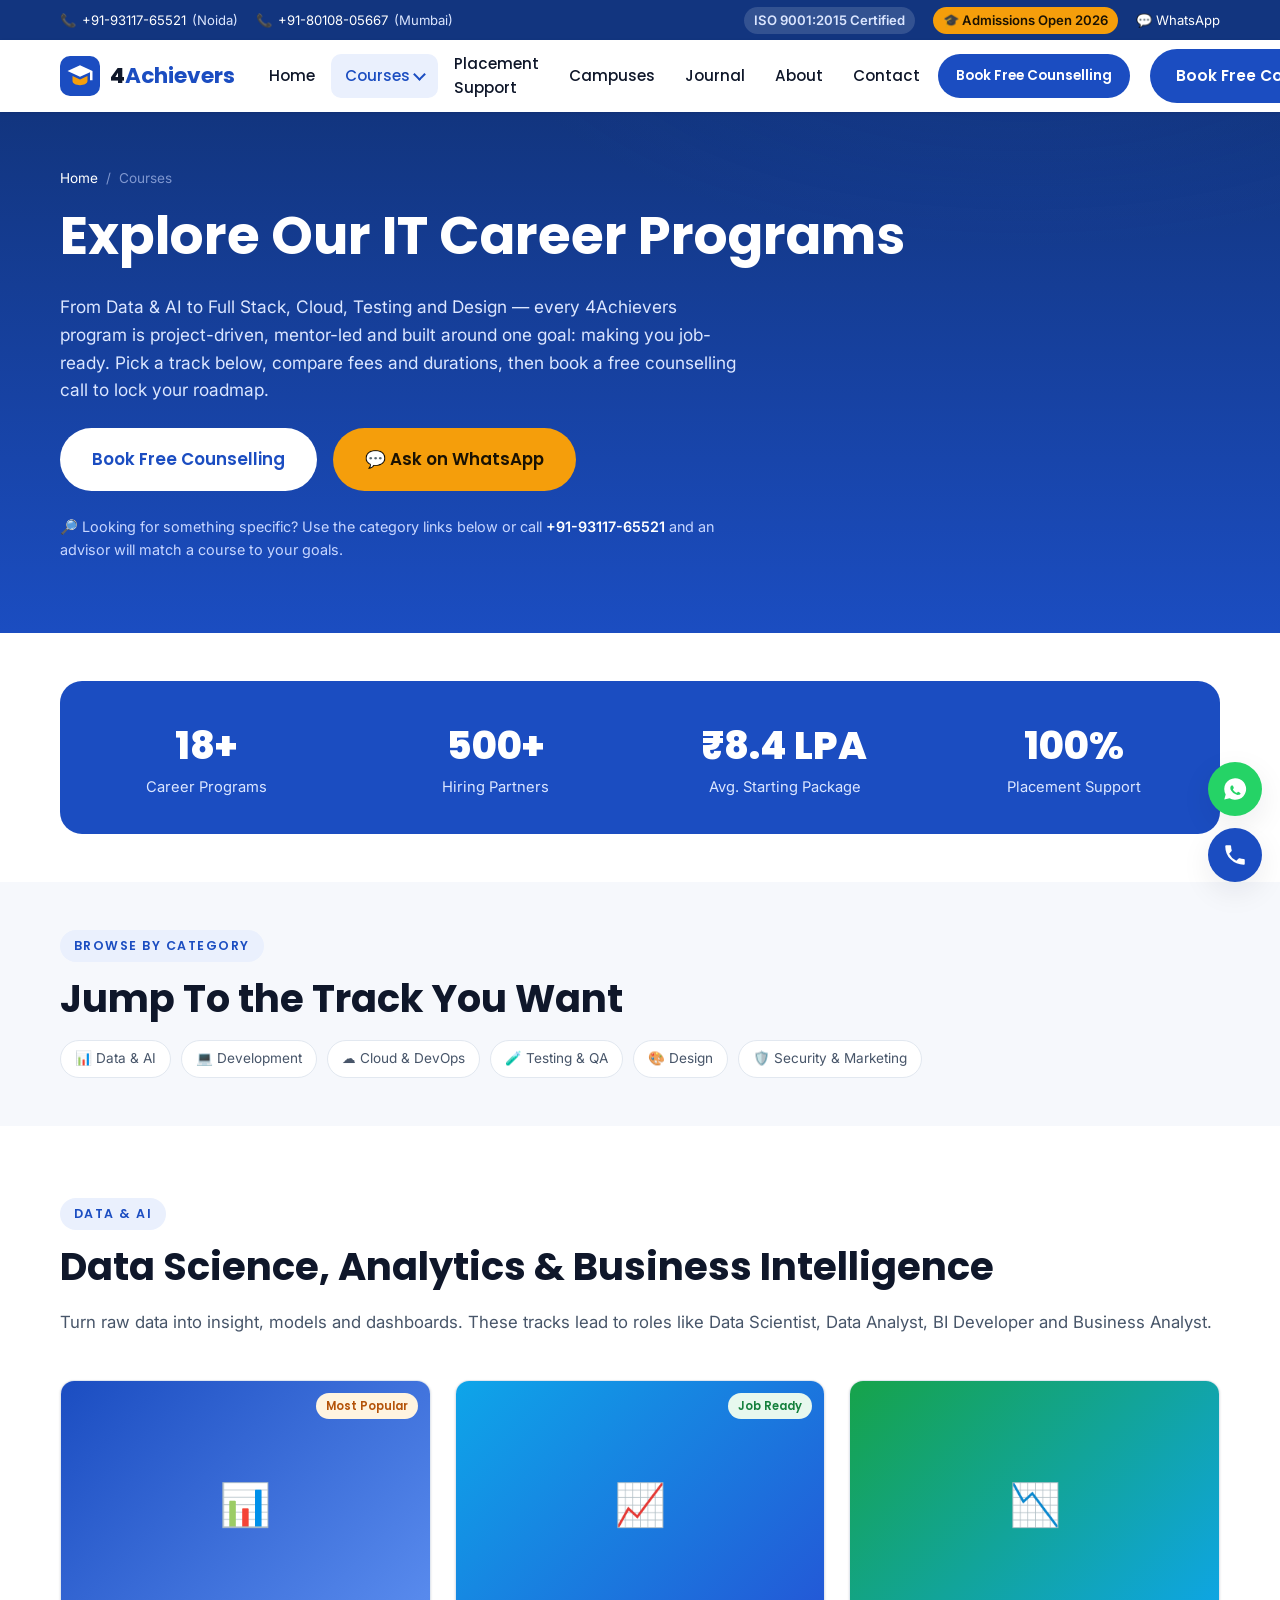
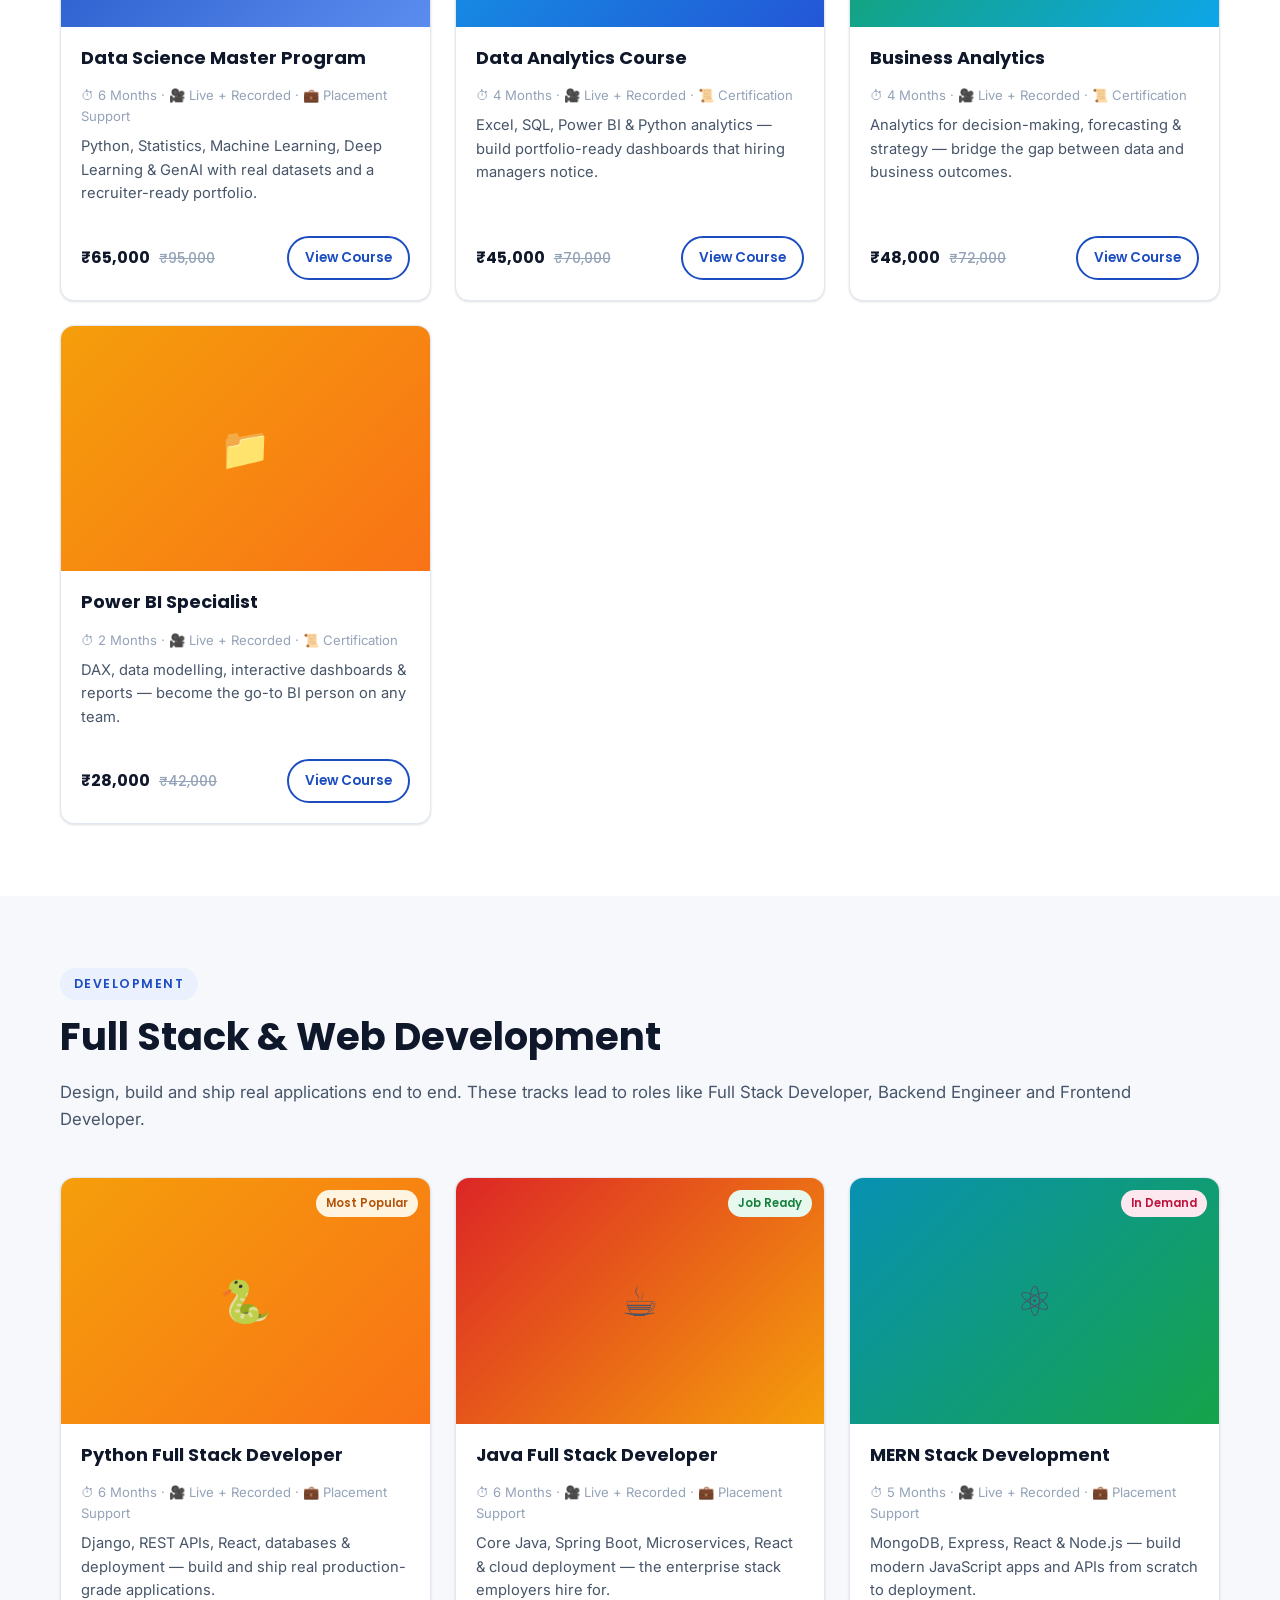
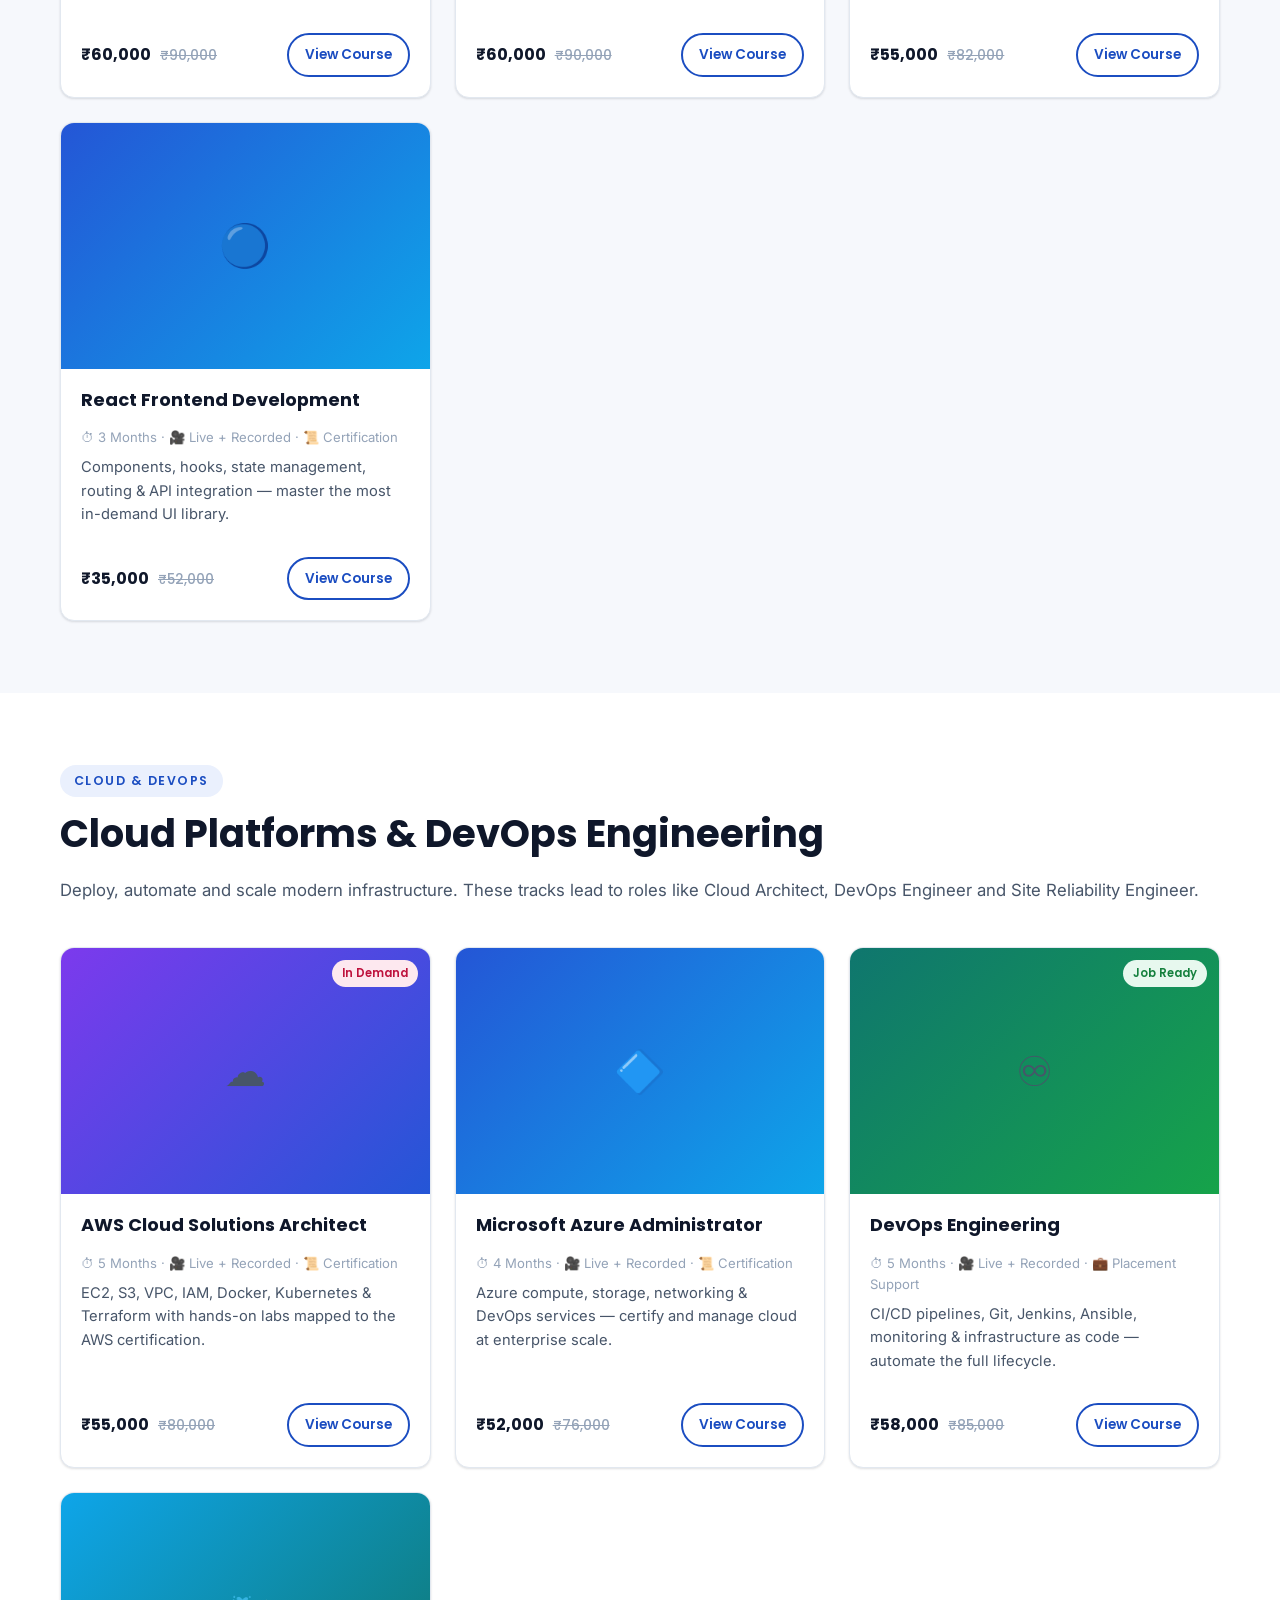
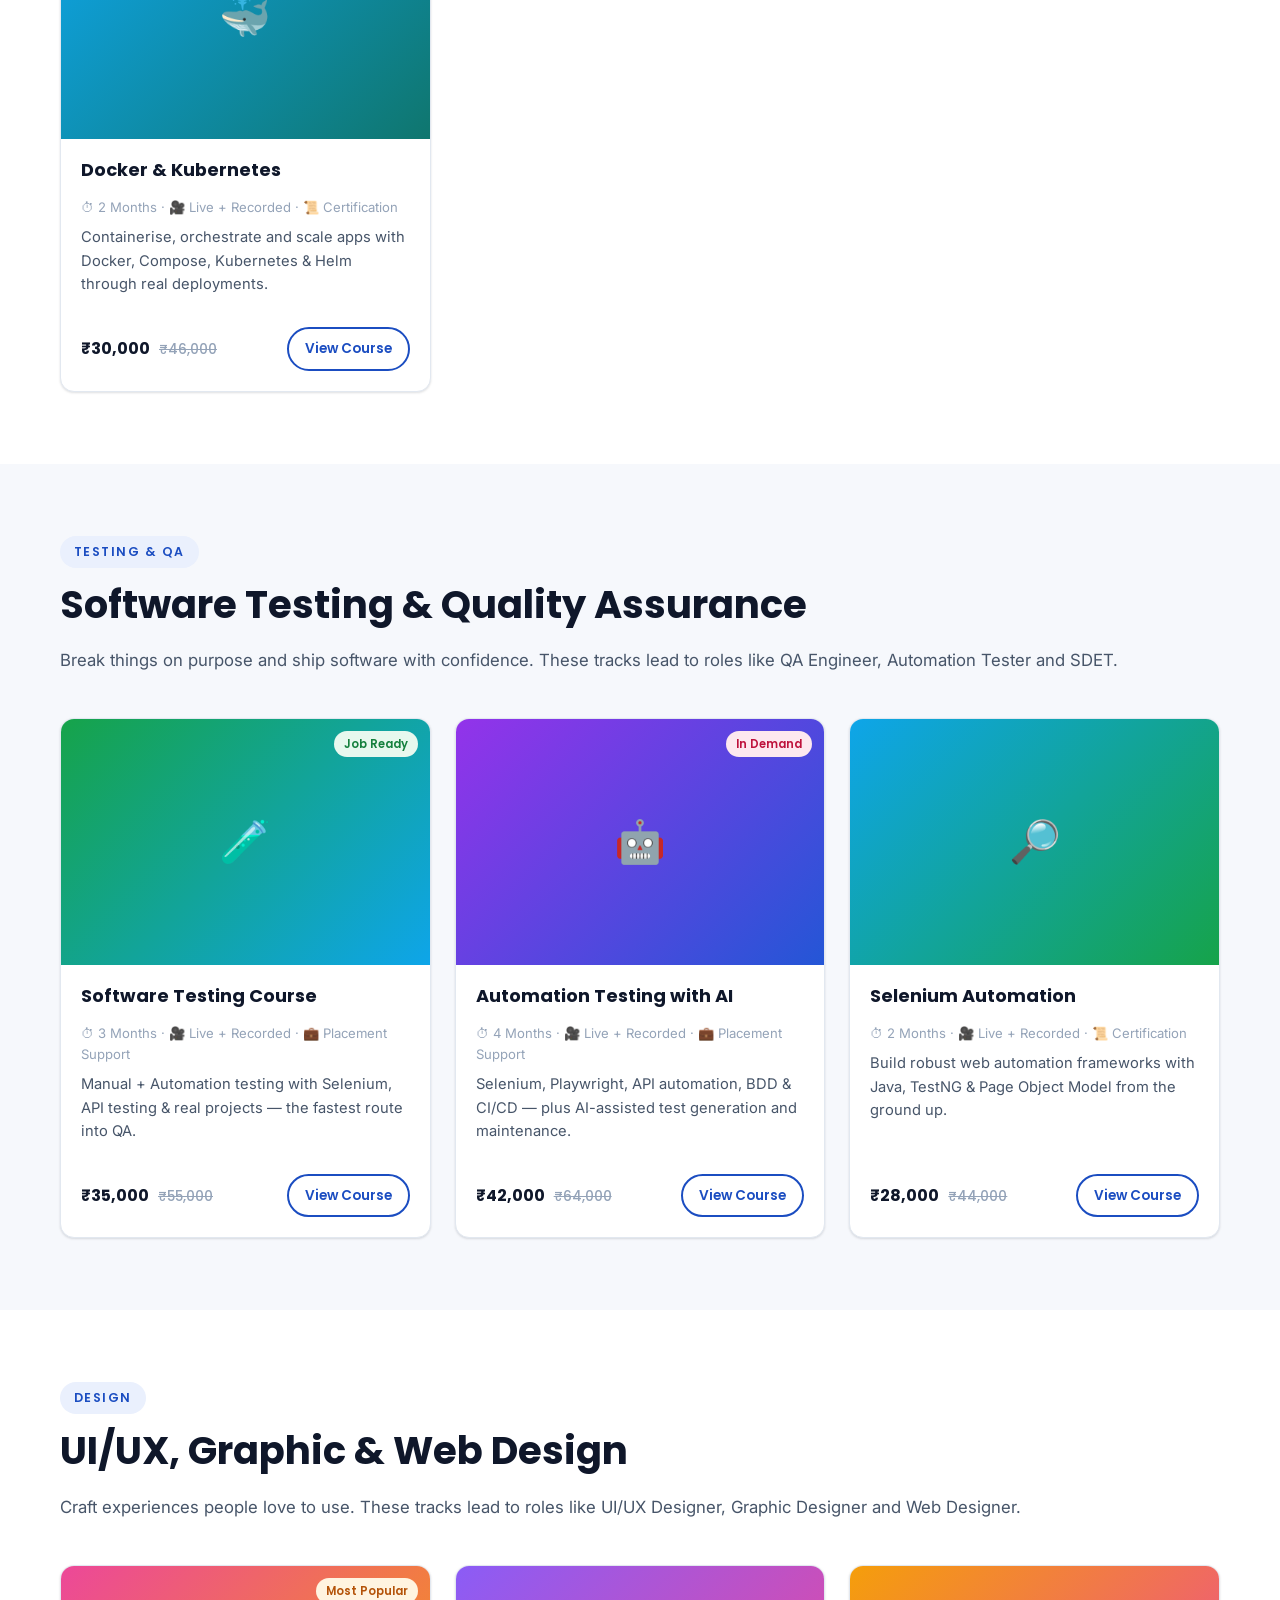
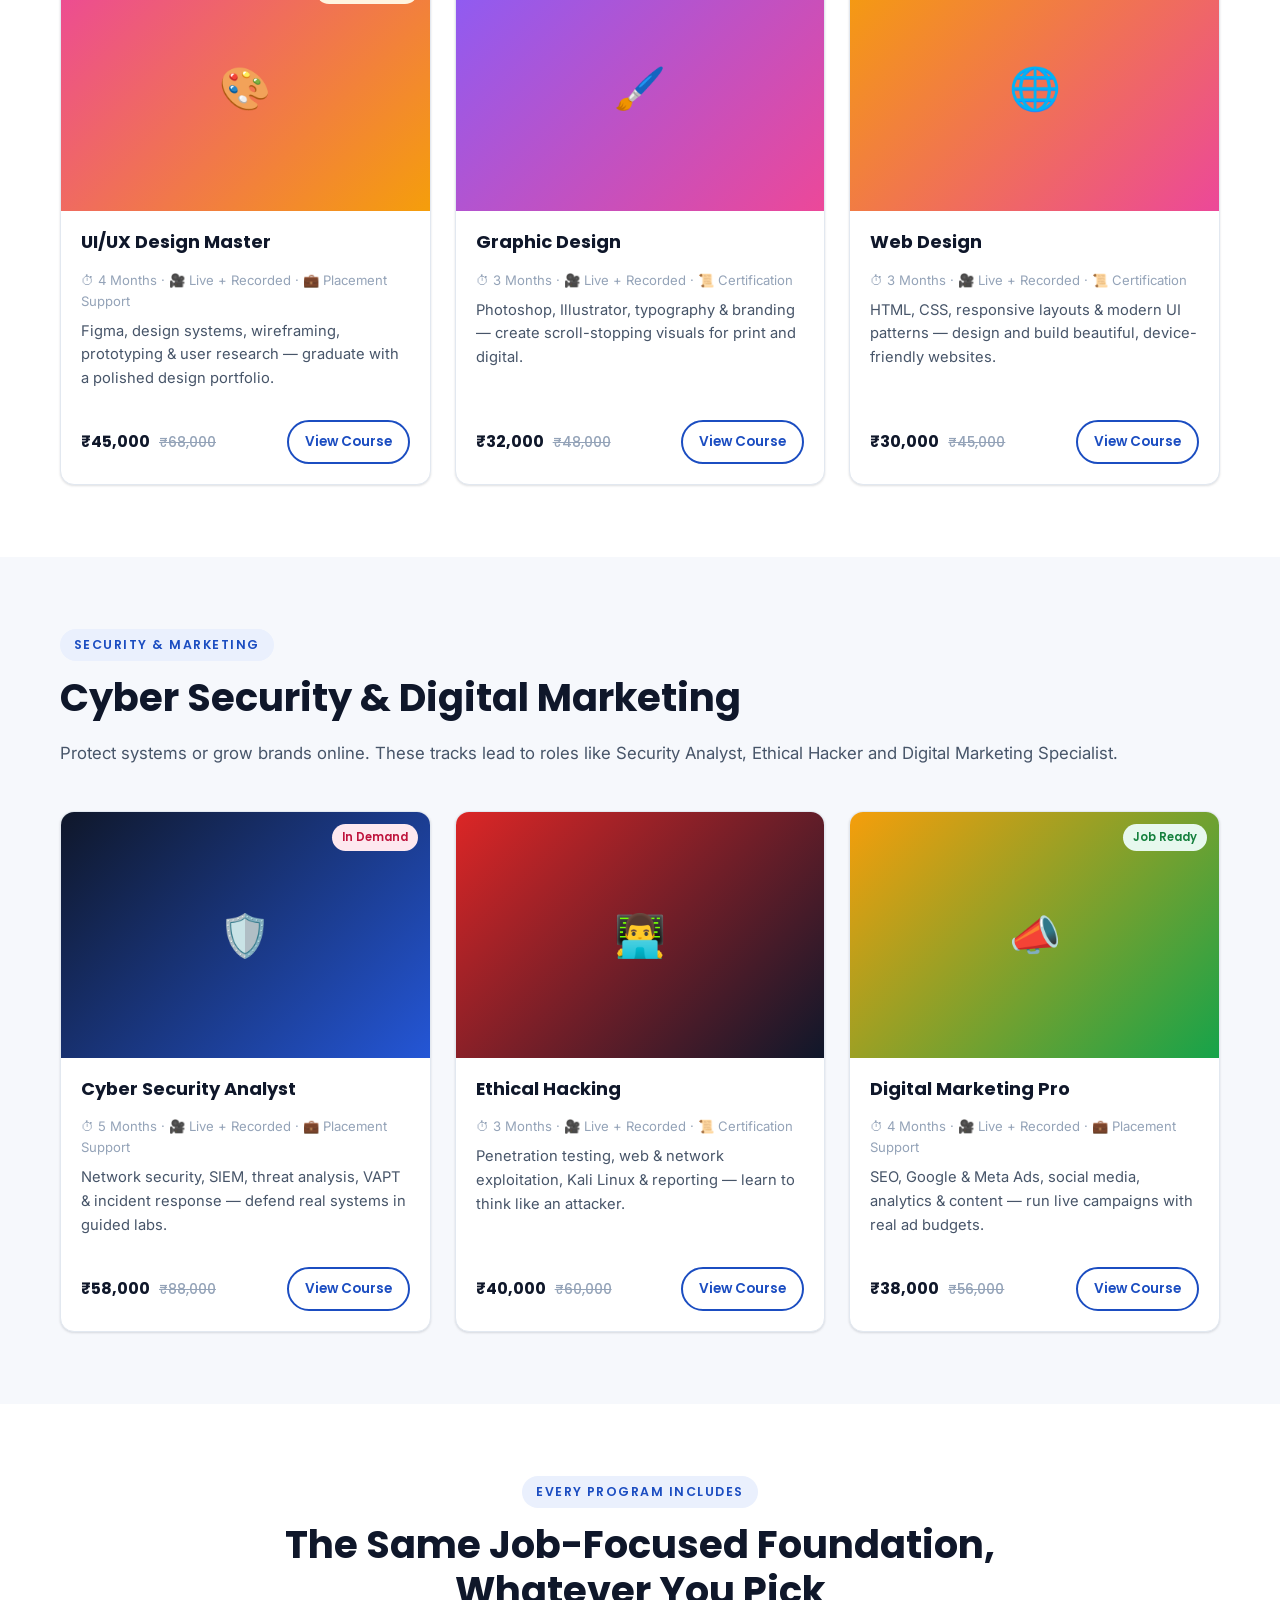
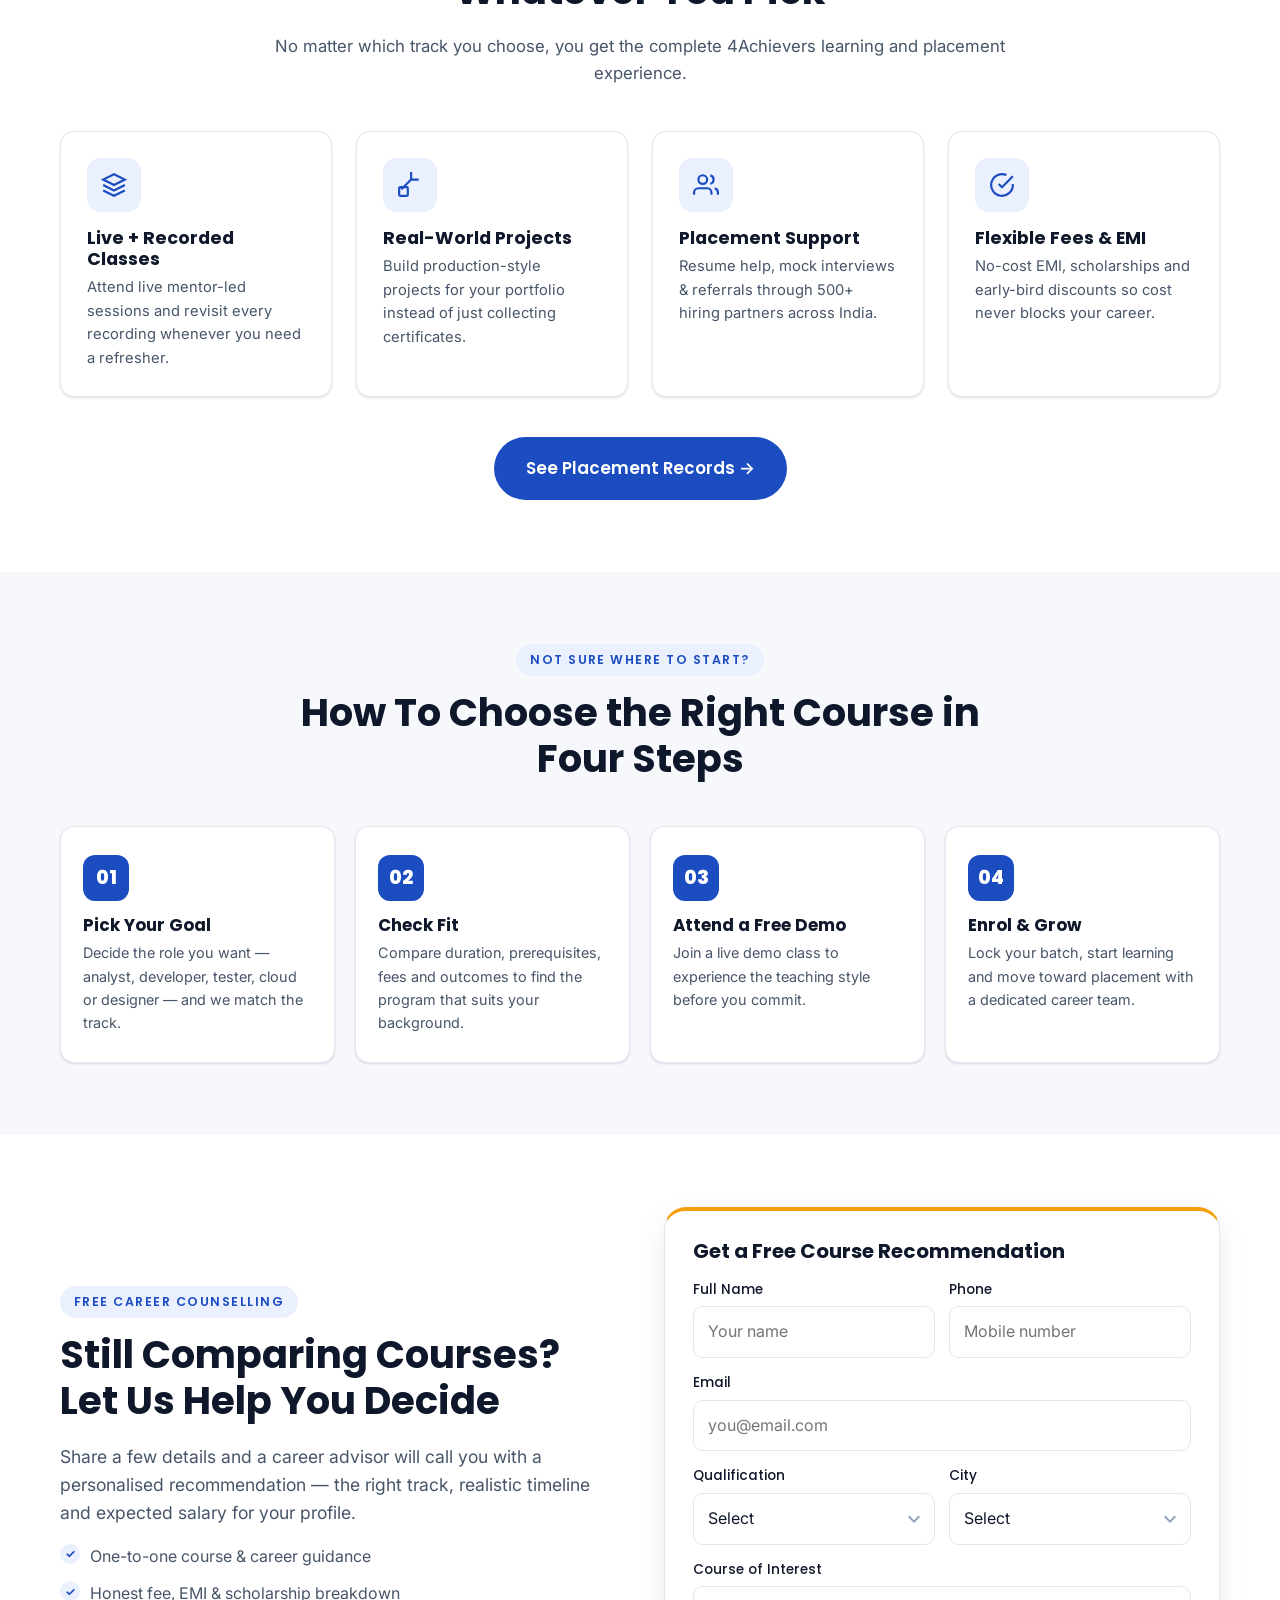
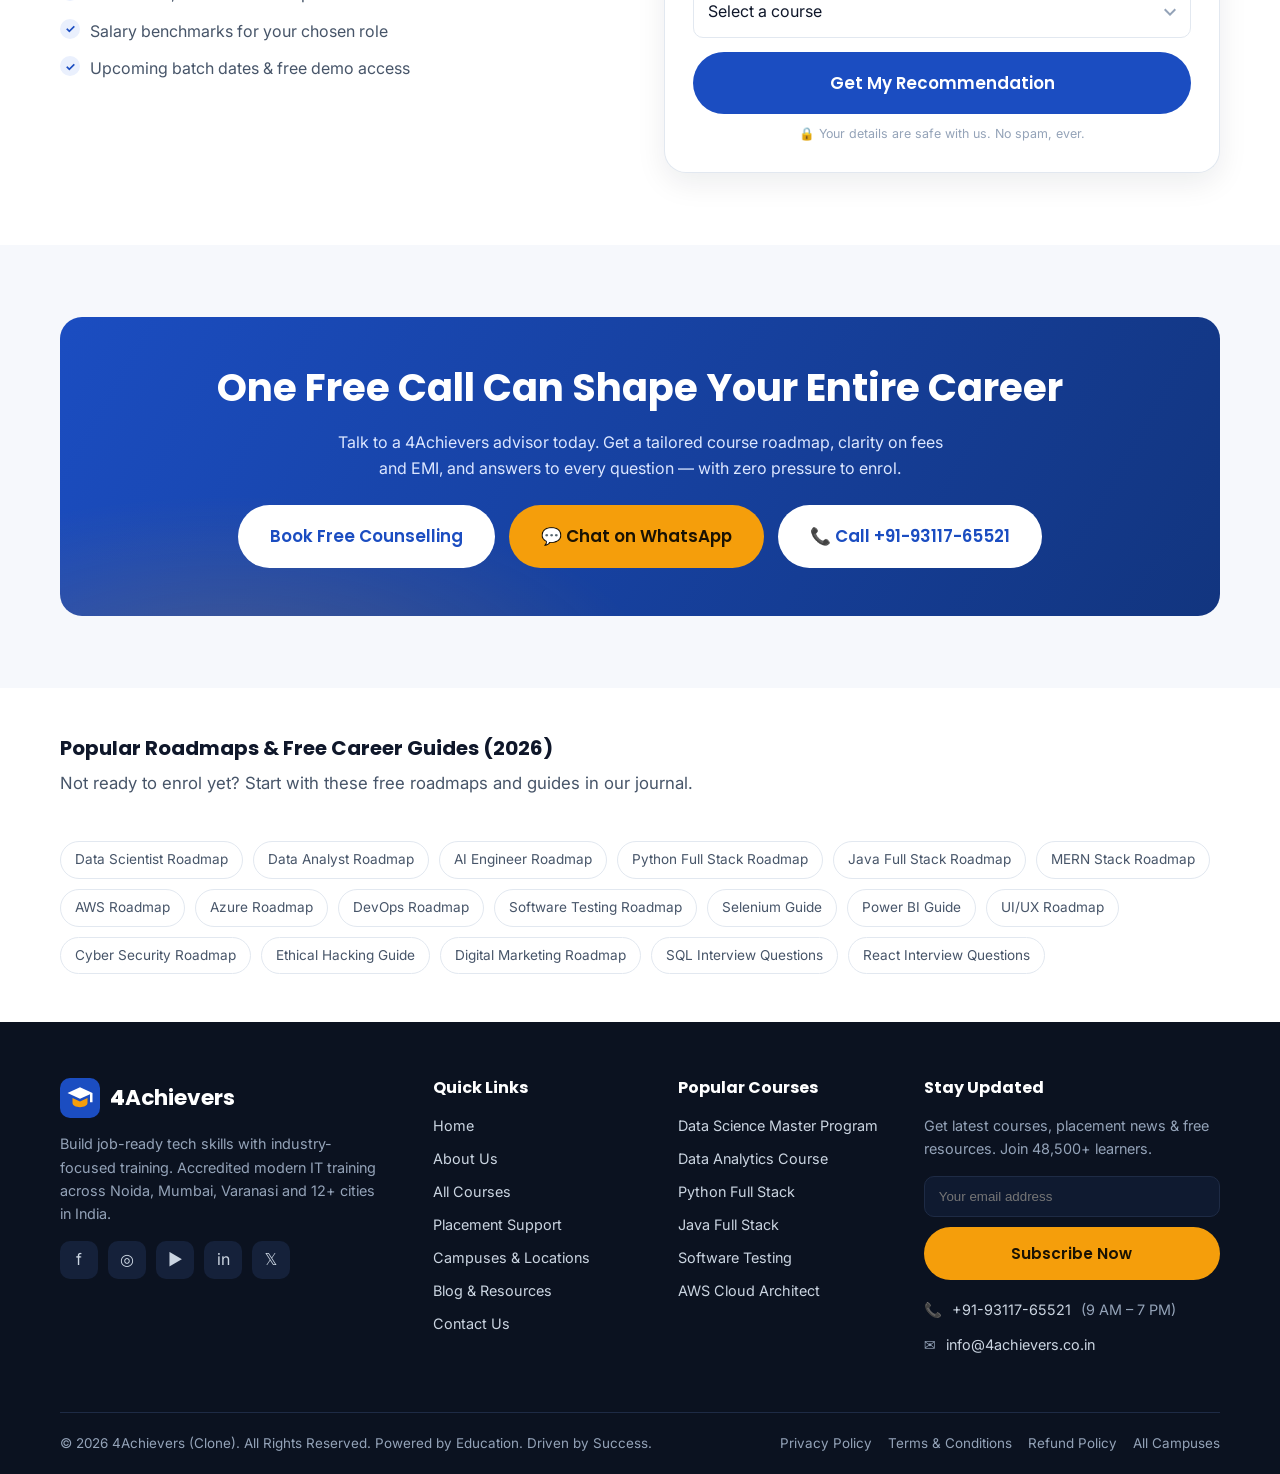
<file: courses.html>
<!DOCTYPE html>
<html lang="en">
<head>
  <meta charset="UTF-8" />
  <meta name="viewport" content="width=device-width, initial-scale=1.0" />
  <title>All Courses — 4Achievers IT Training Programs</title>
  <meta name="description" content="Browse 18+ job-oriented IT training courses at 4Achievers — Data Science, Full Stack, Cloud, DevOps, Software Testing, UI/UX, Cyber Security & Digital Marketing with placement support and EMI options." />
  <link rel="icon" href="assets/img/logo.svg" type="image/svg+xml" />
  <link rel="preconnect" href="https://fonts.googleapis.com" />
  <link rel="preconnect" href="https://fonts.gstatic.com" crossorigin />
  <link href="https://fonts.googleapis.com/css2?family=Inter:wght@400;500;600;700&family=Poppins:wght@500;600;700;800&display=swap" rel="stylesheet" />
  <link rel="stylesheet" href="css/styles.css" />
</head>
<body>
  <div id="site-header"></div>

  <!-- ===================== PAGE HERO ===================== -->
  <section class="page-hero">
    <div class="container">
      <div class="breadcrumb"><a href="index.html">Home</a> <span>/</span> <span>Courses</span></div>
      <h1>Explore Our IT Career Programs</h1>
      <p>From Data &amp; AI to Full Stack, Cloud, Testing and Design — every 4Achievers program is project-driven, mentor-led and built around one goal: making you job-ready. Pick a track below, compare fees and durations, then book a free counselling call to lock your roadmap.</p>
      <div class="flex items-center gap-2 wrap mt-3">
        <a class="btn btn--light btn--lg" href="contact.html">Book Free Counselling</a>
        <a class="btn btn--accent btn--lg" href="https://wa.me/919311765521" target="_blank" rel="noopener">💬 Ask on WhatsApp</a>
      </div>
      <p class="mt-3" style="color:#c7d6ff;font-size:.9rem">🔎 Looking for something specific? Use the category links below or call <a href="tel:+919311765521" style="color:#fff;font-weight:600">+91-93117-65521</a> and an advisor will match a course to your goals.</p>
    </div>
  </section>

  <!-- ===================== QUICK STATS BAND ===================== -->
  <section class="section section--tight">
    <div class="container">
      <div class="stats stats--band" data-reveal>
        <div class="stat"><div class="stat__num" data-count="18" data-suffix="+">0</div><div class="stat__label">Career Programs</div></div>
        <div class="stat"><div class="stat__num" data-count="500" data-suffix="+">0</div><div class="stat__label">Hiring Partners</div></div>
        <div class="stat"><div class="stat__num" data-count="8.4" data-prefix="₹" data-suffix=" LPA">0</div><div class="stat__label">Avg. Starting Package</div></div>
        <div class="stat"><div class="stat__num" data-count="100" data-suffix="%">0</div><div class="stat__label">Placement Support</div></div>
      </div>
    </div>
  </section>

  <!-- ===================== CATEGORY QUICK NAV ===================== -->
  <section class="section section--alt section--tight">
    <div class="container">
      <div class="section__head section__head--left" style="max-width:none;margin-bottom:18px">
        <span class="eyebrow">Browse By Category</span>
        <h2 style="margin-bottom:6px">Jump To the Track You Want</h2>
      </div>
      <div class="link-cloud" data-reveal>
        <a href="#data-ai">📊 Data &amp; AI</a>
        <a href="#development">💻 Development</a>
        <a href="#cloud-devops">☁️ Cloud &amp; DevOps</a>
        <a href="#testing-qa">🧪 Testing &amp; QA</a>
        <a href="#design">🎨 Design</a>
        <a href="#security-marketing">🛡️ Security &amp; Marketing</a>
      </div>
    </div>
  </section>

  <!-- ===================== DATA & AI ===================== -->
  <section class="section" id="data-ai">
    <div class="container">
      <div class="section__head section__head--left" style="max-width:none">
        <span class="eyebrow">Data &amp; AI</span>
        <h2>Data Science, Analytics &amp; Business Intelligence</h2>
        <p>Turn raw data into insight, models and dashboards. These tracks lead to roles like Data Scientist, Data Analyst, BI Developer and Business Analyst.</p>
      </div>
      <div class="grid grid--3">
        <!-- Data Science -->
        <article class="card course-card" data-reveal>
          <div class="card__media" style="background:linear-gradient(135deg,#1b4dc1,#5b8def)"><span style="font-size:2.6rem">📊</span><span class="badge badge--popular" style="position:absolute;top:12px;right:12px">Most Popular</span></div>
          <div class="card__body">
            <h3 class="card__title">Data Science Master Program</h3>
            <div class="card__meta">⏱ 6 Months · 🎥 Live + Recorded · 💼 Placement Support</div>
            <p class="card__text">Python, Statistics, Machine Learning, Deep Learning &amp; GenAI with real datasets and a recruiter-ready portfolio.</p>
            <div class="card__footer"><span class="course-card__price">₹65,000 <span class="course-card__old">₹95,000</span></span><a class="btn btn--secondary btn--sm" href="course-data-science.html">View Course</a></div>
          </div>
        </article>
        <!-- Data Analytics -->
        <article class="card course-card" data-reveal>
          <div class="card__media" style="background:linear-gradient(135deg,#0ea5e9,#2456d6)"><span style="font-size:2.6rem">📈</span><span class="badge badge--job" style="position:absolute;top:12px;right:12px">Job Ready</span></div>
          <div class="card__body">
            <h3 class="card__title">Data Analytics Course</h3>
            <div class="card__meta">⏱ 4 Months · 🎥 Live + Recorded · 📜 Certification</div>
            <p class="card__text">Excel, SQL, Power BI &amp; Python analytics — build portfolio-ready dashboards that hiring managers notice.</p>
            <div class="card__footer"><span class="course-card__price">₹45,000 <span class="course-card__old">₹70,000</span></span><a class="btn btn--secondary btn--sm" href="course-data-analytics.html">View Course</a></div>
          </div>
        </article>
        <!-- Business Analytics -->
        <article class="card course-card" data-reveal>
          <div class="card__media" style="background:linear-gradient(135deg,#16a34a,#0ea5e9)"><span style="font-size:2.6rem">📉</span></div>
          <div class="card__body">
            <h3 class="card__title">Business Analytics</h3>
            <div class="card__meta">⏱ 4 Months · 🎥 Live + Recorded · 📜 Certification</div>
            <p class="card__text">Analytics for decision-making, forecasting &amp; strategy — bridge the gap between data and business outcomes.</p>
            <div class="card__footer"><span class="course-card__price">₹48,000 <span class="course-card__old">₹72,000</span></span><a class="btn btn--secondary btn--sm" href="courses.html">View Course</a></div>
          </div>
        </article>
        <!-- Power BI -->
        <article class="card course-card" data-reveal>
          <div class="card__media" style="background:linear-gradient(135deg,#f59e0b,#f97316)"><span style="font-size:2.6rem">📁</span></div>
          <div class="card__body">
            <h3 class="card__title">Power BI Specialist</h3>
            <div class="card__meta">⏱ 2 Months · 🎥 Live + Recorded · 📜 Certification</div>
            <p class="card__text">DAX, data modelling, interactive dashboards &amp; reports — become the go-to BI person on any team.</p>
            <div class="card__footer"><span class="course-card__price">₹28,000 <span class="course-card__old">₹42,000</span></span><a class="btn btn--secondary btn--sm" href="courses.html">View Course</a></div>
          </div>
        </article>
      </div>
    </div>
  </section>

  <!-- ===================== DEVELOPMENT ===================== -->
  <section class="section section--alt" id="development">
    <div class="container">
      <div class="section__head section__head--left" style="max-width:none">
        <span class="eyebrow">Development</span>
        <h2>Full Stack &amp; Web Development</h2>
        <p>Design, build and ship real applications end to end. These tracks lead to roles like Full Stack Developer, Backend Engineer and Frontend Developer.</p>
      </div>
      <div class="grid grid--3">
        <!-- Python Full Stack -->
        <article class="card course-card" data-reveal>
          <div class="card__media" style="background:linear-gradient(135deg,#f59e0b,#f97316)"><span style="font-size:2.6rem">🐍</span><span class="badge badge--popular" style="position:absolute;top:12px;right:12px">Most Popular</span></div>
          <div class="card__body">
            <h3 class="card__title">Python Full Stack Developer</h3>
            <div class="card__meta">⏱ 6 Months · 🎥 Live + Recorded · 💼 Placement Support</div>
            <p class="card__text">Django, REST APIs, React, databases &amp; deployment — build and ship real production-grade applications.</p>
            <div class="card__footer"><span class="course-card__price">₹60,000 <span class="course-card__old">₹90,000</span></span><a class="btn btn--secondary btn--sm" href="course-python-full-stack.html">View Course</a></div>
          </div>
        </article>
        <!-- Java Full Stack -->
        <article class="card course-card" data-reveal>
          <div class="card__media" style="background:linear-gradient(135deg,#dc2626,#f59e0b)"><span style="font-size:2.6rem">☕</span><span class="badge badge--job" style="position:absolute;top:12px;right:12px">Job Ready</span></div>
          <div class="card__body">
            <h3 class="card__title">Java Full Stack Developer</h3>
            <div class="card__meta">⏱ 6 Months · 🎥 Live + Recorded · 💼 Placement Support</div>
            <p class="card__text">Core Java, Spring Boot, Microservices, React &amp; cloud deployment — the enterprise stack employers hire for.</p>
            <div class="card__footer"><span class="course-card__price">₹60,000 <span class="course-card__old">₹90,000</span></span><a class="btn btn--secondary btn--sm" href="course-java-full-stack.html">View Course</a></div>
          </div>
        </article>
        <!-- MERN -->
        <article class="card course-card" data-reveal>
          <div class="card__media" style="background:linear-gradient(135deg,#0891b2,#16a34a)"><span style="font-size:2.6rem">⚛️</span><span class="badge badge--demand" style="position:absolute;top:12px;right:12px">In Demand</span></div>
          <div class="card__body">
            <h3 class="card__title">MERN Stack Development</h3>
            <div class="card__meta">⏱ 5 Months · 🎥 Live + Recorded · 💼 Placement Support</div>
            <p class="card__text">MongoDB, Express, React &amp; Node.js — build modern JavaScript apps and APIs from scratch to deployment.</p>
            <div class="card__footer"><span class="course-card__price">₹55,000 <span class="course-card__old">₹82,000</span></span><a class="btn btn--secondary btn--sm" href="courses.html">View Course</a></div>
          </div>
        </article>
        <!-- React -->
        <article class="card course-card" data-reveal>
          <div class="card__media" style="background:linear-gradient(135deg,#2456d6,#0ea5e9)"><span style="font-size:2.6rem">🔵</span></div>
          <div class="card__body">
            <h3 class="card__title">React Frontend Development</h3>
            <div class="card__meta">⏱ 3 Months · 🎥 Live + Recorded · 📜 Certification</div>
            <p class="card__text">Components, hooks, state management, routing &amp; API integration — master the most in-demand UI library.</p>
            <div class="card__footer"><span class="course-card__price">₹35,000 <span class="course-card__old">₹52,000</span></span><a class="btn btn--secondary btn--sm" href="courses.html">View Course</a></div>
          </div>
        </article>
      </div>
    </div>
  </section>

  <!-- ===================== CLOUD & DEVOPS ===================== -->
  <section class="section" id="cloud-devops">
    <div class="container">
      <div class="section__head section__head--left" style="max-width:none">
        <span class="eyebrow">Cloud &amp; DevOps</span>
        <h2>Cloud Platforms &amp; DevOps Engineering</h2>
        <p>Deploy, automate and scale modern infrastructure. These tracks lead to roles like Cloud Architect, DevOps Engineer and Site Reliability Engineer.</p>
      </div>
      <div class="grid grid--3">
        <!-- AWS -->
        <article class="card course-card" data-reveal>
          <div class="card__media" style="background:linear-gradient(135deg,#7c3aed,#2456d6)"><span style="font-size:2.6rem">☁️</span><span class="badge badge--demand" style="position:absolute;top:12px;right:12px">In Demand</span></div>
          <div class="card__body">
            <h3 class="card__title">AWS Cloud Solutions Architect</h3>
            <div class="card__meta">⏱ 5 Months · 🎥 Live + Recorded · 📜 Certification</div>
            <p class="card__text">EC2, S3, VPC, IAM, Docker, Kubernetes &amp; Terraform with hands-on labs mapped to the AWS certification.</p>
            <div class="card__footer"><span class="course-card__price">₹55,000 <span class="course-card__old">₹80,000</span></span><a class="btn btn--secondary btn--sm" href="course-aws-cloud.html">View Course</a></div>
          </div>
        </article>
        <!-- Azure -->
        <article class="card course-card" data-reveal>
          <div class="card__media" style="background:linear-gradient(135deg,#2456d6,#0ea5e9)"><span style="font-size:2.6rem">🔷</span></div>
          <div class="card__body">
            <h3 class="card__title">Microsoft Azure Administrator</h3>
            <div class="card__meta">⏱ 4 Months · 🎥 Live + Recorded · 📜 Certification</div>
            <p class="card__text">Azure compute, storage, networking &amp; DevOps services — certify and manage cloud at enterprise scale.</p>
            <div class="card__footer"><span class="course-card__price">₹52,000 <span class="course-card__old">₹76,000</span></span><a class="btn btn--secondary btn--sm" href="courses.html">View Course</a></div>
          </div>
        </article>
        <!-- DevOps -->
        <article class="card course-card" data-reveal>
          <div class="card__media" style="background:linear-gradient(135deg,#0f766e,#16a34a)"><span style="font-size:2.6rem">♾️</span><span class="badge badge--job" style="position:absolute;top:12px;right:12px">Job Ready</span></div>
          <div class="card__body">
            <h3 class="card__title">DevOps Engineering</h3>
            <div class="card__meta">⏱ 5 Months · 🎥 Live + Recorded · 💼 Placement Support</div>
            <p class="card__text">CI/CD pipelines, Git, Jenkins, Ansible, monitoring &amp; infrastructure as code — automate the full lifecycle.</p>
            <div class="card__footer"><span class="course-card__price">₹58,000 <span class="course-card__old">₹85,000</span></span><a class="btn btn--secondary btn--sm" href="courses.html">View Course</a></div>
          </div>
        </article>
        <!-- Docker / Kubernetes -->
        <article class="card course-card" data-reveal>
          <div class="card__media" style="background:linear-gradient(135deg,#0ea5e9,#0f766e)"><span style="font-size:2.6rem">🐳</span></div>
          <div class="card__body">
            <h3 class="card__title">Docker &amp; Kubernetes</h3>
            <div class="card__meta">⏱ 2 Months · 🎥 Live + Recorded · 📜 Certification</div>
            <p class="card__text">Containerise, orchestrate and scale apps with Docker, Compose, Kubernetes &amp; Helm through real deployments.</p>
            <div class="card__footer"><span class="course-card__price">₹30,000 <span class="course-card__old">₹46,000</span></span><a class="btn btn--secondary btn--sm" href="courses.html">View Course</a></div>
          </div>
        </article>
      </div>
    </div>
  </section>

  <!-- ===================== TESTING & QA ===================== -->
  <section class="section section--alt" id="testing-qa">
    <div class="container">
      <div class="section__head section__head--left" style="max-width:none">
        <span class="eyebrow">Testing &amp; QA</span>
        <h2>Software Testing &amp; Quality Assurance</h2>
        <p>Break things on purpose and ship software with confidence. These tracks lead to roles like QA Engineer, Automation Tester and SDET.</p>
      </div>
      <div class="grid grid--3">
        <!-- Software Testing -->
        <article class="card course-card" data-reveal>
          <div class="card__media" style="background:linear-gradient(135deg,#16a34a,#0ea5e9)"><span style="font-size:2.6rem">🧪</span><span class="badge badge--job" style="position:absolute;top:12px;right:12px">Job Ready</span></div>
          <div class="card__body">
            <h3 class="card__title">Software Testing Course</h3>
            <div class="card__meta">⏱ 3 Months · 🎥 Live + Recorded · 💼 Placement Support</div>
            <p class="card__text">Manual + Automation testing with Selenium, API testing &amp; real projects — the fastest route into QA.</p>
            <div class="card__footer"><span class="course-card__price">₹35,000 <span class="course-card__old">₹55,000</span></span><a class="btn btn--secondary btn--sm" href="course-software-testing.html">View Course</a></div>
          </div>
        </article>
        <!-- Automation Testing -->
        <article class="card course-card" data-reveal>
          <div class="card__media" style="background:linear-gradient(135deg,#9333ea,#2456d6)"><span style="font-size:2.6rem">🤖</span><span class="badge badge--demand" style="position:absolute;top:12px;right:12px">In Demand</span></div>
          <div class="card__body">
            <h3 class="card__title">Automation Testing with AI</h3>
            <div class="card__meta">⏱ 4 Months · 🎥 Live + Recorded · 💼 Placement Support</div>
            <p class="card__text">Selenium, Playwright, API automation, BDD &amp; CI/CD — plus AI-assisted test generation and maintenance.</p>
            <div class="card__footer"><span class="course-card__price">₹42,000 <span class="course-card__old">₹64,000</span></span><a class="btn btn--secondary btn--sm" href="courses.html">View Course</a></div>
          </div>
        </article>
        <!-- Selenium -->
        <article class="card course-card" data-reveal>
          <div class="card__media" style="background:linear-gradient(135deg,#0ea5e9,#16a34a)"><span style="font-size:2.6rem">🔎</span></div>
          <div class="card__body">
            <h3 class="card__title">Selenium Automation</h3>
            <div class="card__meta">⏱ 2 Months · 🎥 Live + Recorded · 📜 Certification</div>
            <p class="card__text">Build robust web automation frameworks with Java, TestNG &amp; Page Object Model from the ground up.</p>
            <div class="card__footer"><span class="course-card__price">₹28,000 <span class="course-card__old">₹44,000</span></span><a class="btn btn--secondary btn--sm" href="courses.html">View Course</a></div>
          </div>
        </article>
      </div>
    </div>
  </section>

  <!-- ===================== DESIGN ===================== -->
  <section class="section" id="design">
    <div class="container">
      <div class="section__head section__head--left" style="max-width:none">
        <span class="eyebrow">Design</span>
        <h2>UI/UX, Graphic &amp; Web Design</h2>
        <p>Craft experiences people love to use. These tracks lead to roles like UI/UX Designer, Graphic Designer and Web Designer.</p>
      </div>
      <div class="grid grid--3">
        <!-- UI/UX -->
        <article class="card course-card" data-reveal>
          <div class="card__media" style="background:linear-gradient(135deg,#ec4899,#f59e0b)"><span style="font-size:2.6rem">🎨</span><span class="badge badge--popular" style="position:absolute;top:12px;right:12px">Most Popular</span></div>
          <div class="card__body">
            <h3 class="card__title">UI/UX Design Master</h3>
            <div class="card__meta">⏱ 4 Months · 🎥 Live + Recorded · 💼 Placement Support</div>
            <p class="card__text">Figma, design systems, wireframing, prototyping &amp; user research — graduate with a polished design portfolio.</p>
            <div class="card__footer"><span class="course-card__price">₹45,000 <span class="course-card__old">₹68,000</span></span><a class="btn btn--secondary btn--sm" href="courses.html">View Course</a></div>
          </div>
        </article>
        <!-- Graphic Design -->
        <article class="card course-card" data-reveal>
          <div class="card__media" style="background:linear-gradient(135deg,#8b5cf6,#ec4899)"><span style="font-size:2.6rem">🖌️</span></div>
          <div class="card__body">
            <h3 class="card__title">Graphic Design</h3>
            <div class="card__meta">⏱ 3 Months · 🎥 Live + Recorded · 📜 Certification</div>
            <p class="card__text">Photoshop, Illustrator, typography &amp; branding — create scroll-stopping visuals for print and digital.</p>
            <div class="card__footer"><span class="course-card__price">₹32,000 <span class="course-card__old">₹48,000</span></span><a class="btn btn--secondary btn--sm" href="courses.html">View Course</a></div>
          </div>
        </article>
        <!-- Web Design -->
        <article class="card course-card" data-reveal>
          <div class="card__media" style="background:linear-gradient(135deg,#f59e0b,#ec4899)"><span style="font-size:2.6rem">🌐</span></div>
          <div class="card__body">
            <h3 class="card__title">Web Design</h3>
            <div class="card__meta">⏱ 3 Months · 🎥 Live + Recorded · 📜 Certification</div>
            <p class="card__text">HTML, CSS, responsive layouts &amp; modern UI patterns — design and build beautiful, device-friendly websites.</p>
            <div class="card__footer"><span class="course-card__price">₹30,000 <span class="course-card__old">₹45,000</span></span><a class="btn btn--secondary btn--sm" href="courses.html">View Course</a></div>
          </div>
        </article>
      </div>
    </div>
  </section>

  <!-- ===================== SECURITY & MARKETING ===================== -->
  <section class="section section--alt" id="security-marketing">
    <div class="container">
      <div class="section__head section__head--left" style="max-width:none">
        <span class="eyebrow">Security &amp; Marketing</span>
        <h2>Cyber Security &amp; Digital Marketing</h2>
        <p>Protect systems or grow brands online. These tracks lead to roles like Security Analyst, Ethical Hacker and Digital Marketing Specialist.</p>
      </div>
      <div class="grid grid--3">
        <!-- Cyber Security -->
        <article class="card course-card" data-reveal>
          <div class="card__media" style="background:linear-gradient(135deg,#0f172a,#2456d6)"><span style="font-size:2.6rem">🛡️</span><span class="badge badge--demand" style="position:absolute;top:12px;right:12px">In Demand</span></div>
          <div class="card__body">
            <h3 class="card__title">Cyber Security Analyst</h3>
            <div class="card__meta">⏱ 5 Months · 🎥 Live + Recorded · 💼 Placement Support</div>
            <p class="card__text">Network security, SIEM, threat analysis, VAPT &amp; incident response — defend real systems in guided labs.</p>
            <div class="card__footer"><span class="course-card__price">₹58,000 <span class="course-card__old">₹88,000</span></span><a class="btn btn--secondary btn--sm" href="courses.html">View Course</a></div>
          </div>
        </article>
        <!-- Ethical Hacking -->
        <article class="card course-card" data-reveal>
          <div class="card__media" style="background:linear-gradient(135deg,#dc2626,#0f172a)"><span style="font-size:2.6rem">👨‍💻</span></div>
          <div class="card__body">
            <h3 class="card__title">Ethical Hacking</h3>
            <div class="card__meta">⏱ 3 Months · 🎥 Live + Recorded · 📜 Certification</div>
            <p class="card__text">Penetration testing, web &amp; network exploitation, Kali Linux &amp; reporting — learn to think like an attacker.</p>
            <div class="card__footer"><span class="course-card__price">₹40,000 <span class="course-card__old">₹60,000</span></span><a class="btn btn--secondary btn--sm" href="courses.html">View Course</a></div>
          </div>
        </article>
        <!-- Digital Marketing -->
        <article class="card course-card" data-reveal>
          <div class="card__media" style="background:linear-gradient(135deg,#f59e0b,#16a34a)"><span style="font-size:2.6rem">📣</span><span class="badge badge--job" style="position:absolute;top:12px;right:12px">Job Ready</span></div>
          <div class="card__body">
            <h3 class="card__title">Digital Marketing Pro</h3>
            <div class="card__meta">⏱ 4 Months · 🎥 Live + Recorded · 💼 Placement Support</div>
            <p class="card__text">SEO, Google &amp; Meta Ads, social media, analytics &amp; content — run live campaigns with real ad budgets.</p>
            <div class="card__footer"><span class="course-card__price">₹38,000 <span class="course-card__old">₹56,000</span></span><a class="btn btn--secondary btn--sm" href="courses.html">View Course</a></div>
          </div>
        </article>
      </div>
    </div>
  </section>

  <!-- ===================== WHY THESE PROGRAMS ===================== -->
  <section class="section">
    <div class="container">
      <div class="section__head">
        <span class="eyebrow">Every Program Includes</span>
        <h2>The Same Job-Focused Foundation, Whatever You Pick</h2>
        <p>No matter which track you choose, you get the complete 4Achievers learning and placement experience.</p>
      </div>
      <div class="grid grid--4">
        <div class="feature" data-reveal>
          <div class="feature__icon"><svg viewBox="0 0 24 24" fill="none" stroke="currentColor" stroke-width="2"><path d="M12 2 2 7l10 5 10-5-10-5Z"/><path d="M2 17l10 5 10-5M2 12l10 5 10-5"/></svg></div>
          <h3 class="feature__title">Live + Recorded Classes</h3>
          <p class="feature__text">Attend live mentor-led sessions and revisit every recording whenever you need a refresher.</p>
        </div>
        <div class="feature" data-reveal>
          <div class="feature__icon"><svg viewBox="0 0 24 24" fill="none" stroke="currentColor" stroke-width="2"><path d="M20 7h-7m0 0V0m0 7L4 16"/><rect x="2" y="14" width="8" height="8" rx="1"/></svg></div>
          <h3 class="feature__title">Real-World Projects</h3>
          <p class="feature__text">Build production-style projects for your portfolio instead of just collecting certificates.</p>
        </div>
        <div class="feature" data-reveal>
          <div class="feature__icon"><svg viewBox="0 0 24 24" fill="none" stroke="currentColor" stroke-width="2"><path d="M17 21v-2a4 4 0 0 0-4-4H5a4 4 0 0 0-4 4v2"/><circle cx="9" cy="7" r="4"/><path d="M23 21v-2a4 4 0 0 0-3-3.87M16 3.13a4 4 0 0 1 0 7.75"/></svg></div>
          <h3 class="feature__title">Placement Support</h3>
          <p class="feature__text">Resume help, mock interviews &amp; referrals through 500+ hiring partners across India.</p>
        </div>
        <div class="feature" data-reveal>
          <div class="feature__icon"><svg viewBox="0 0 24 24" fill="none" stroke="currentColor" stroke-width="2"><path d="M22 11.08V12a10 10 0 1 1-5.93-9.14"/><path d="M22 4 12 14.01l-3-3"/></svg></div>
          <h3 class="feature__title">Flexible Fees &amp; EMI</h3>
          <p class="feature__text">No-cost EMI, scholarships and early-bird discounts so cost never blocks your career.</p>
        </div>
      </div>
      <div class="text-center mt-4" data-reveal>
        <a class="btn btn--primary btn--lg" href="placement.html">See Placement Records →</a>
      </div>
    </div>
  </section>

  <!-- ===================== HOW TO CHOOSE (STEPS) ===================== -->
  <section class="section section--alt">
    <div class="container">
      <div class="section__head">
        <span class="eyebrow">Not Sure Where To Start?</span>
        <h2>How To Choose the Right Course in Four Steps</h2>
      </div>
      <div class="steps">
        <div class="step" data-reveal><div class="step__num"></div><h3 class="step__title">Pick Your Goal</h3><p class="step__text">Decide the role you want — analyst, developer, tester, cloud or designer — and we match the track.</p></div>
        <div class="step" data-reveal><div class="step__num"></div><h3 class="step__title">Check Fit</h3><p class="step__text">Compare duration, prerequisites, fees and outcomes to find the program that suits your background.</p></div>
        <div class="step" data-reveal><div class="step__num"></div><h3 class="step__title">Attend a Free Demo</h3><p class="step__text">Join a live demo class to experience the teaching style before you commit.</p></div>
        <div class="step" data-reveal><div class="step__num"></div><h3 class="step__title">Enrol &amp; Grow</h3><p class="step__text">Lock your batch, start learning and move toward placement with a dedicated career team.</p></div>
      </div>
    </div>
  </section>

  <!-- ===================== COUNSELLING FORM ===================== -->
  <section class="section">
    <div class="container grid grid--2" style="align-items:center;gap:48px">
      <div data-reveal>
        <span class="eyebrow">Free Career Counselling</span>
        <h2>Still Comparing Courses? Let Us Help You Decide</h2>
        <p class="lead">Share a few details and a career advisor will call you with a personalised recommendation — the right track, realistic timeline and expected salary for your profile.</p>
        <ul class="list-check mt-2">
          <li>One-to-one course &amp; career guidance</li>
          <li>Honest fee, EMI &amp; scholarship breakdown</li>
          <li>Salary benchmarks for your chosen role</li>
          <li>Upcoming batch dates &amp; free demo access</li>
        </ul>
      </div>
      <div class="form-card form-card--accent" data-reveal>
        <h3 style="margin-bottom:16px">Get a Free Course Recommendation</h3>
        <form onsubmit="return window.FA.fakeSubmit(event,'Thanks! A career advisor will call you with the right course for your goals.')">
          <div class="form__row">
            <div class="form__group"><label class="form__label">Full Name</label><input class="form__control" type="text" placeholder="Your name" required></div>
            <div class="form__group"><label class="form__label">Phone</label><input class="form__control" type="tel" placeholder="Mobile number" required></div>
          </div>
          <div class="form__group"><label class="form__label">Email</label><input class="form__control" type="email" placeholder="you@email.com" required></div>
          <div class="form__row">
            <div class="form__group"><label class="form__label">Qualification</label>
              <select class="form__control" required>
                <option value="">Select</option><option>Working Professional</option><option>B.Tech / B.E.</option><option>Final Year Student</option><option>Graduate</option><option>Diploma</option><option>Other</option>
              </select>
            </div>
            <div class="form__group"><label class="form__label">City</label>
              <select class="form__control" required>
                <option value="">Select</option><option>Noida</option><option>Mumbai</option><option>Delhi</option><option>Bangalore</option><option>Gurugram</option><option>Pune</option><option>Hyderabad</option><option>Online</option><option>Other</option>
              </select>
            </div>
          </div>
          <div class="form__group"><label class="form__label">Course of Interest</label>
            <select class="form__control" required>
              <option value="">Select a course</option>
              <option>Data Science Master Program</option>
              <option>Data Analytics</option>
              <option>Business Analytics</option>
              <option>Power BI Specialist</option>
              <option>Python Full Stack</option>
              <option>Java Full Stack</option>
              <option>MERN Stack</option>
              <option>React Frontend</option>
              <option>AWS Cloud Architect</option>
              <option>Microsoft Azure</option>
              <option>DevOps Engineering</option>
              <option>Docker &amp; Kubernetes</option>
              <option>Software Testing</option>
              <option>Automation Testing</option>
              <option>Selenium Automation</option>
              <option>UI/UX Design</option>
              <option>Graphic Design</option>
              <option>Web Design</option>
              <option>Cyber Security</option>
              <option>Ethical Hacking</option>
              <option>Digital Marketing</option>
              <option>Still Deciding</option>
            </select>
          </div>
          <button class="btn btn--primary btn--block btn--lg" type="submit">Get My Recommendation</button>
          <p class="form__hint">🔒 Your details are safe with us. No spam, ever.</p>
        </form>
      </div>
    </div>
  </section>

  <!-- ===================== CTA BAND ===================== -->
  <section class="section section--alt">
    <div class="container">
      <div class="cta-band" data-reveal>
        <h2>One Free Call Can Shape Your Entire Career</h2>
        <p>Talk to a 4Achievers advisor today. Get a tailored course roadmap, clarity on fees and EMI, and answers to every question — with zero pressure to enrol.</p>
        <div class="cta-actions">
          <a class="btn btn--light btn--lg" href="contact.html">Book Free Counselling</a>
          <a class="btn btn--accent btn--lg" href="https://wa.me/919311765521" target="_blank" rel="noopener">💬 Chat on WhatsApp</a>
          <a class="btn btn--light btn--lg" href="tel:+919311765521">📞 Call +91-93117-65521</a>
        </div>
      </div>
    </div>
  </section>

  <!-- ===================== POPULAR ROADMAPS ===================== -->
  <section class="section section--tight">
    <div class="container">
      <div class="section__head section__head--left" style="max-width:none">
        <h3>Popular Roadmaps &amp; Free Career Guides (2026)</h3>
        <p>Not ready to enrol yet? Start with these free roadmaps and guides in our journal.</p>
      </div>
      <div class="link-cloud" data-reveal>
        <a href="journal.html">Data Scientist Roadmap</a><a href="journal.html">Data Analyst Roadmap</a><a href="journal.html">AI Engineer Roadmap</a>
        <a href="journal.html">Python Full Stack Roadmap</a><a href="journal.html">Java Full Stack Roadmap</a><a href="journal.html">MERN Stack Roadmap</a>
        <a href="journal.html">AWS Roadmap</a><a href="journal.html">Azure Roadmap</a><a href="journal.html">DevOps Roadmap</a>
        <a href="journal.html">Software Testing Roadmap</a><a href="journal.html">Selenium Guide</a><a href="journal.html">Power BI Guide</a>
        <a href="journal.html">UI/UX Roadmap</a><a href="journal.html">Cyber Security Roadmap</a><a href="journal.html">Ethical Hacking Guide</a>
        <a href="journal.html">Digital Marketing Roadmap</a><a href="journal.html">SQL Interview Questions</a><a href="journal.html">React Interview Questions</a>
      </div>
    </div>
  </section>

  <div id="site-footer"></div>
  <script src="js/layout.js"></script>
  <script src="js/main.js"></script>
</body>
</html>
</file>
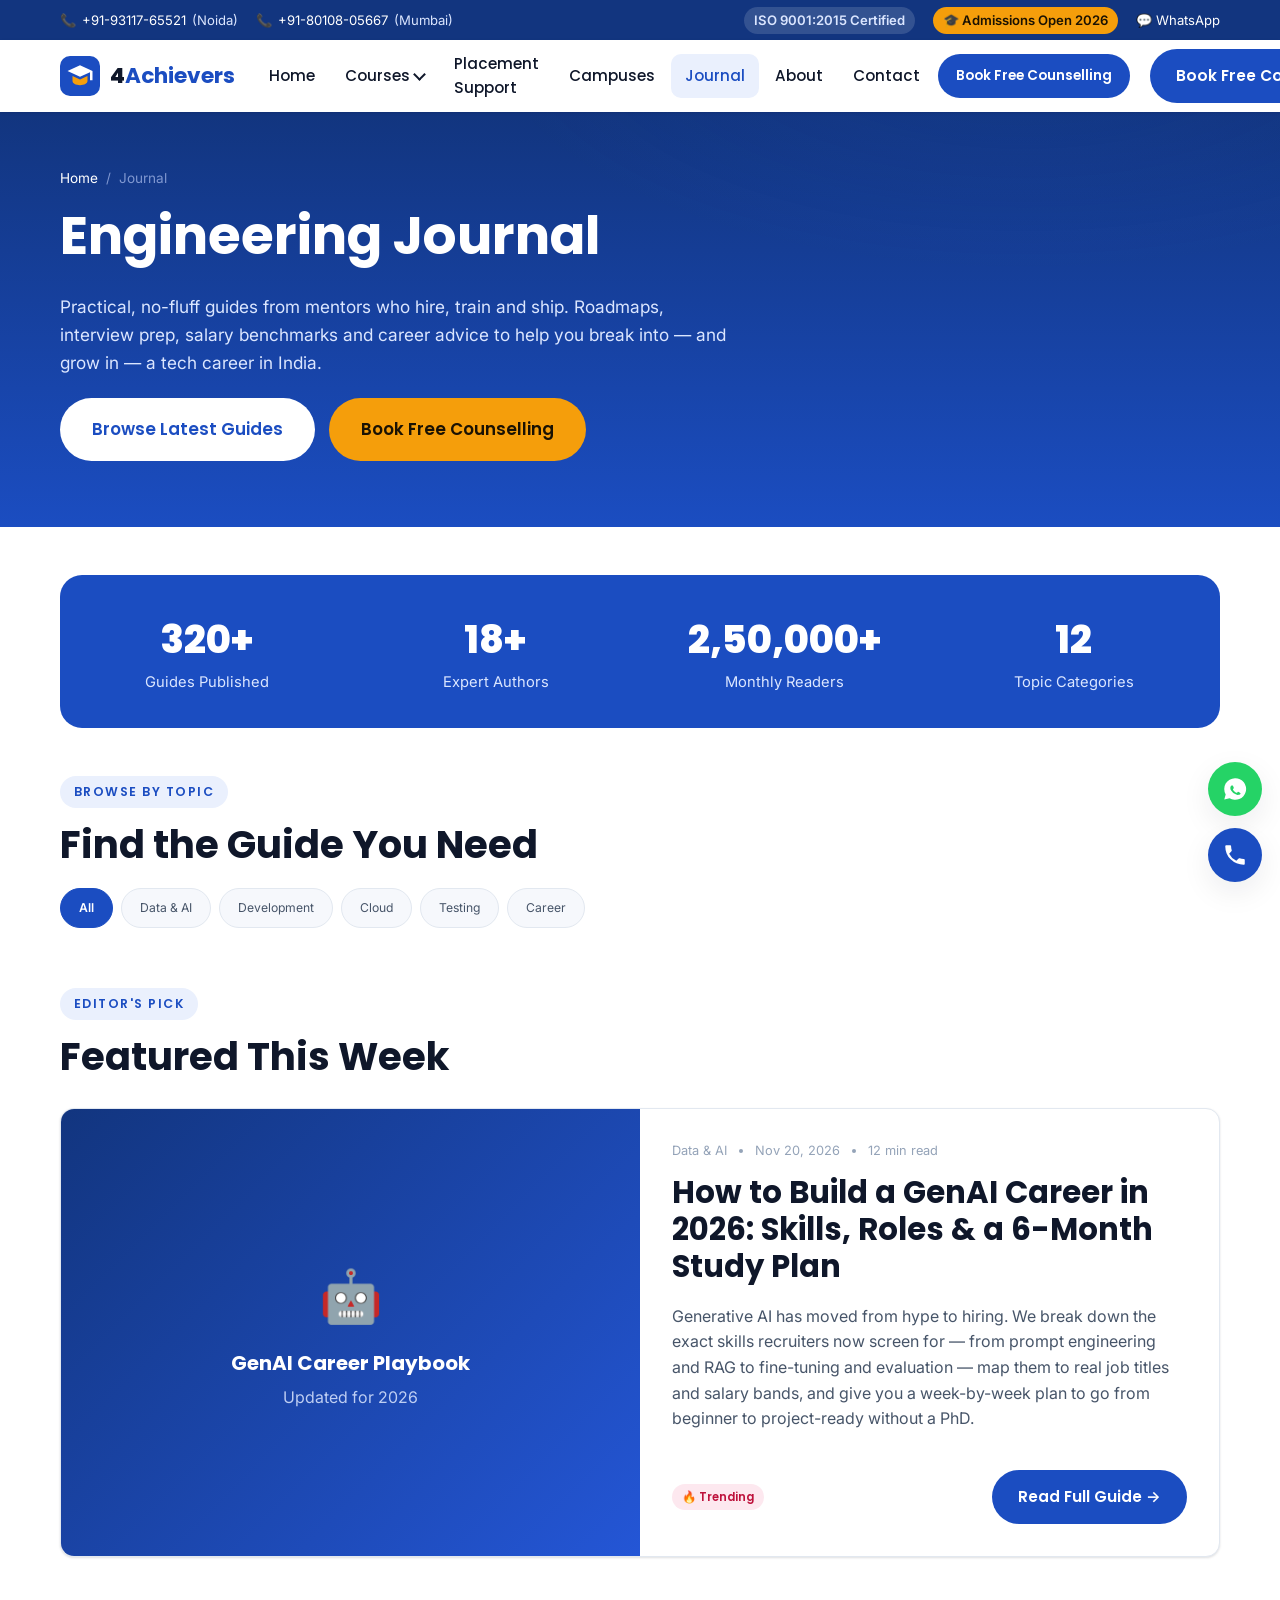
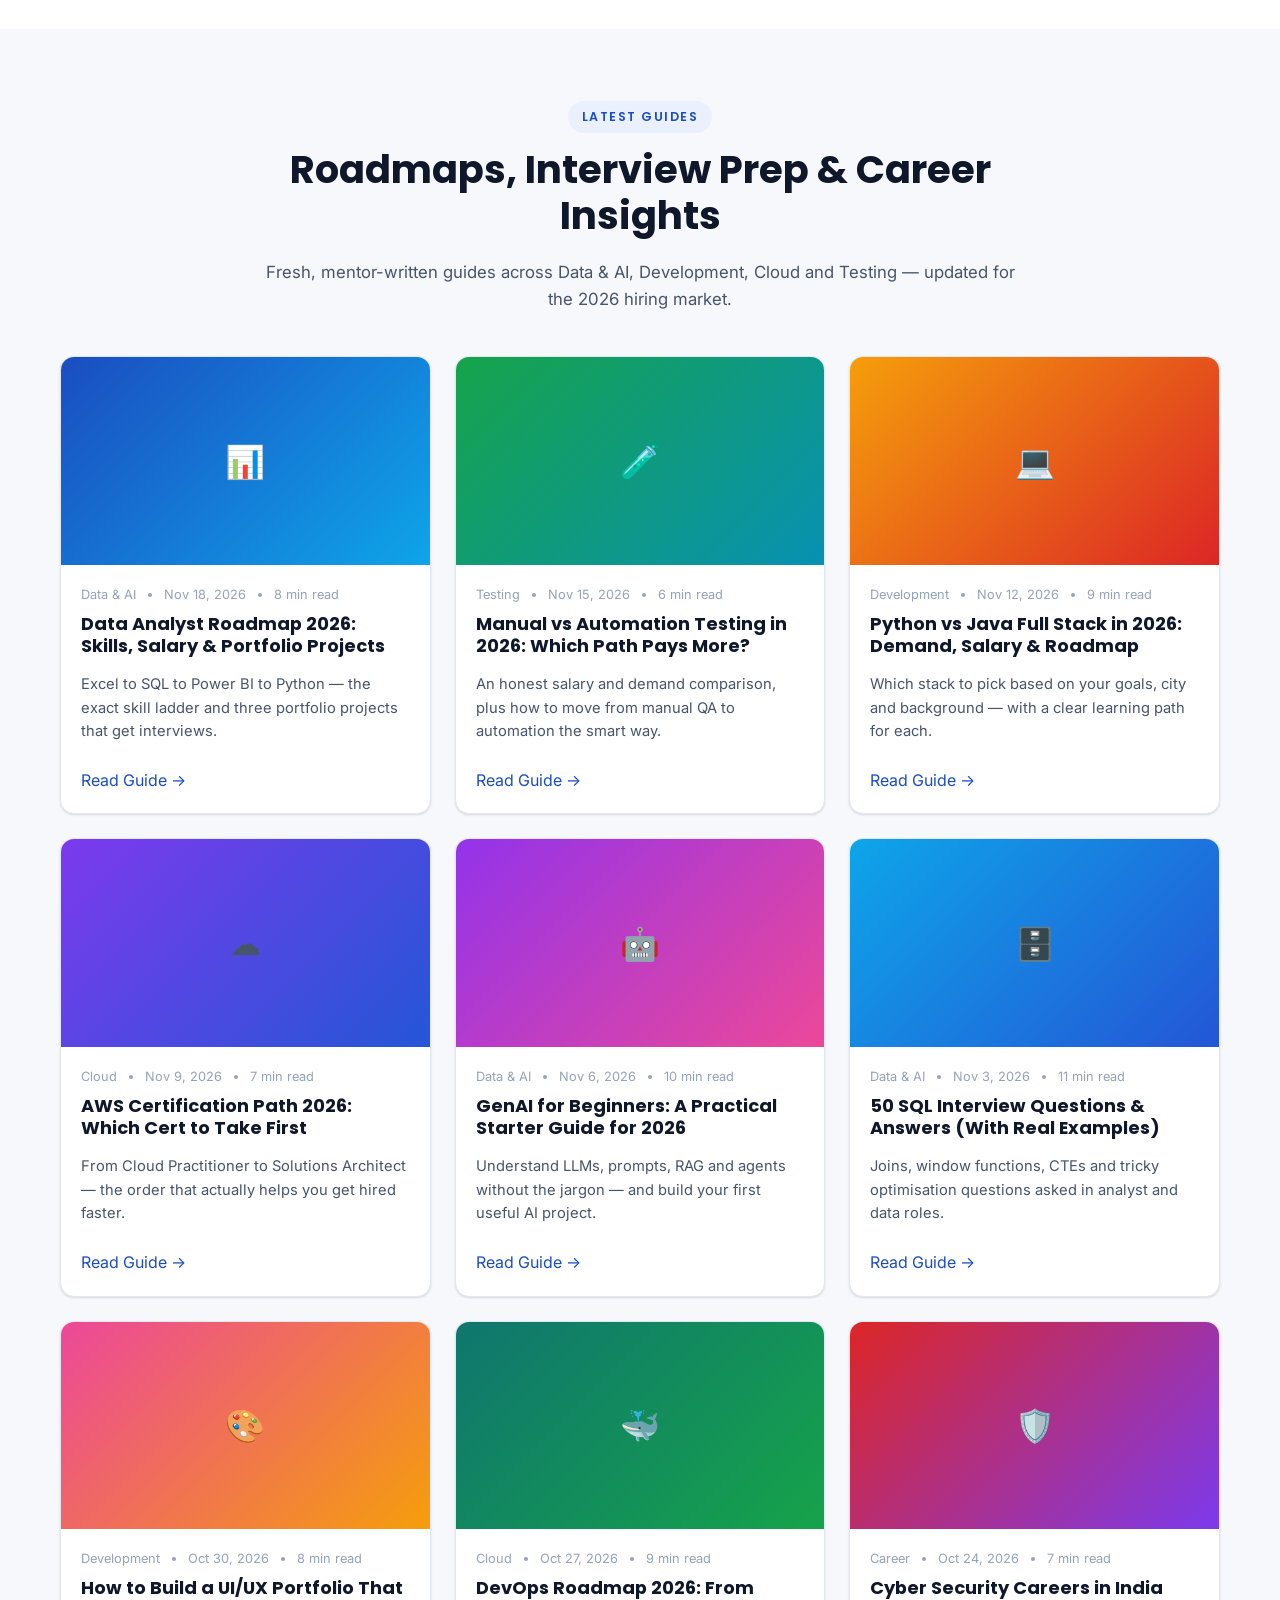
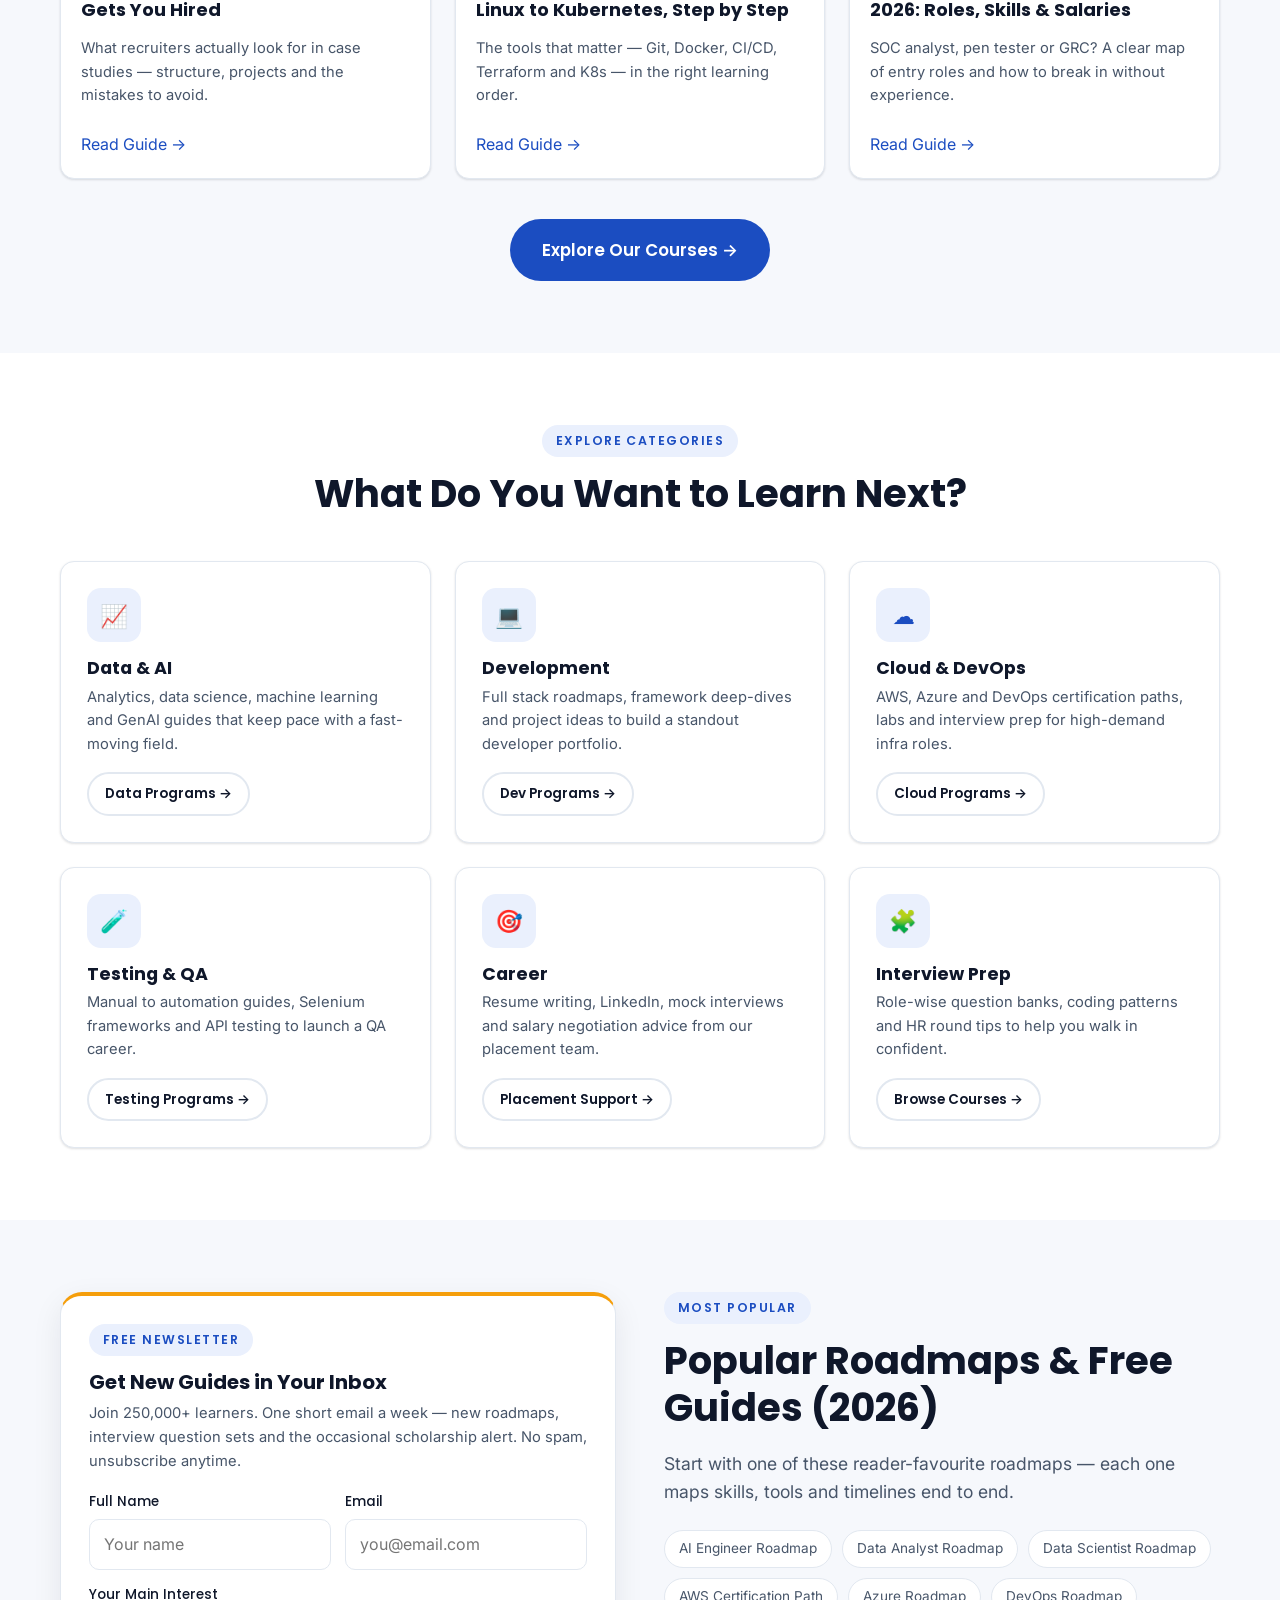
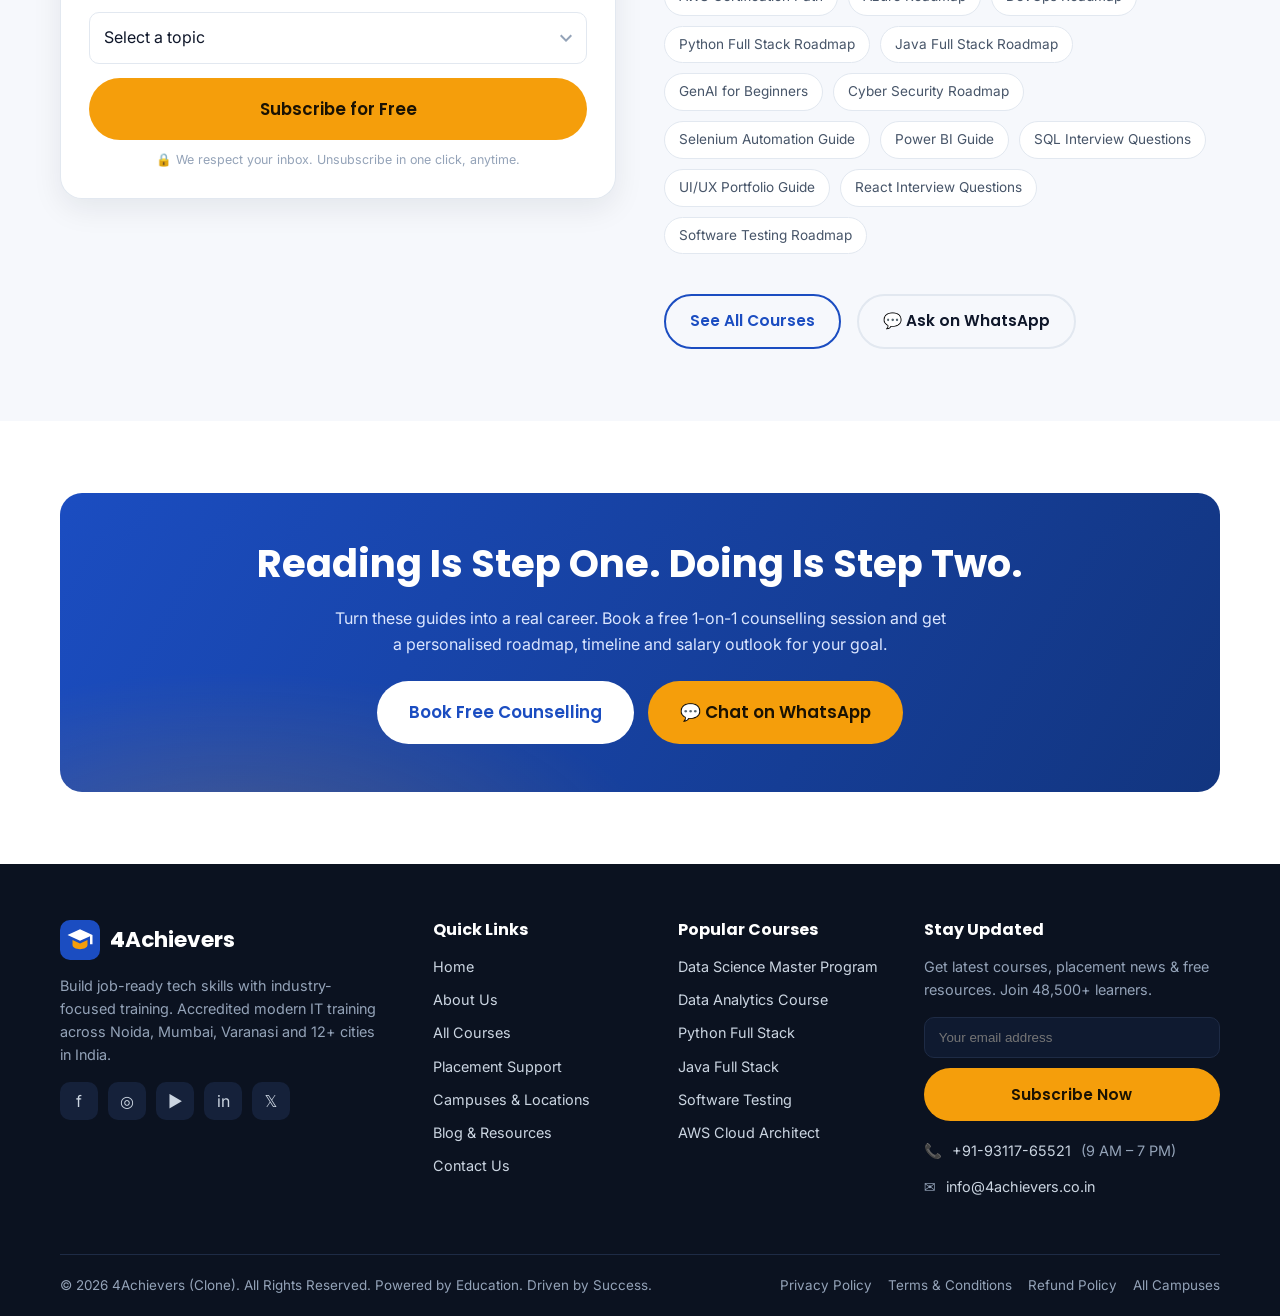
<file: journal.html>
<!DOCTYPE html>
<html lang="en">
<head>
  <meta charset="UTF-8" />
  <meta name="viewport" content="width=device-width, initial-scale=1.0" />
  <title>Engineering Journal — Guides &amp; Career Insights | 4Achievers</title>
  <meta name="description" content="The 4Achievers Engineering Journal — practical roadmaps, interview guides and career insights on Data &amp; AI, Development, Cloud, Testing and tech careers in India." />
  <link rel="icon" href="assets/img/logo.svg" type="image/svg+xml" />
  <link rel="preconnect" href="https://fonts.googleapis.com" />
  <link rel="preconnect" href="https://fonts.gstatic.com" crossorigin />
  <link href="https://fonts.googleapis.com/css2?family=Inter:wght@400;500;600;700&family=Poppins:wght@500;600;700;800&display=swap" rel="stylesheet" />
  <link rel="stylesheet" href="css/styles.css" />
</head>
<body>
  <div id="site-header"></div>

  <!-- ===================== PAGE HERO ===================== -->
  <section class="page-hero">
    <div class="container">
      <div class="breadcrumb">
        <a href="index.html">Home</a> <span>/</span> <span>Journal</span>
      </div>
      <h1>Engineering Journal</h1>
      <p>Practical, no-fluff guides from mentors who hire, train and ship. Roadmaps, interview prep, salary benchmarks and career advice to help you break into — and grow in — a tech career in India.</p>
      <div class="hero__actions" style="margin-top:22px">
        <a class="btn btn--light btn--lg" href="#articles">Browse Latest Guides</a>
        <a class="btn btn--accent btn--lg" href="contact.html">Book Free Counselling</a>
      </div>
    </div>
  </section>

  <!-- ===================== JOURNAL STATS ===================== -->
  <section class="section section--tight">
    <div class="container">
      <div class="stats stats--band" data-reveal>
        <div class="stat"><div class="stat__num" data-count="320" data-suffix="+">0</div><div class="stat__label">Guides Published</div></div>
        <div class="stat"><div class="stat__num" data-count="18" data-suffix="+">0</div><div class="stat__label">Expert Authors</div></div>
        <div class="stat"><div class="stat__num" data-count="250000" data-suffix="+">0</div><div class="stat__label">Monthly Readers</div></div>
        <div class="stat"><div class="stat__num" data-count="12">0</div><div class="stat__label">Topic Categories</div></div>
      </div>
    </div>
  </section>

  <!-- ===================== CATEGORY FILTERS ===================== -->
  <section class="section section--tight" style="padding-top:0">
    <div class="container">
      <div class="section__head section__head--left" style="max-width:none;margin-bottom:20px">
        <span class="eyebrow">Browse by Topic</span>
        <h2>Find the Guide You Need</h2>
      </div>
      <div class="chips" data-reveal>
        <a class="chip" href="#articles" style="padding:9px 18px;font-weight:600;background:var(--brand);color:#fff;border-color:var(--brand)">All</a>
        <a class="chip" href="#articles" style="padding:9px 18px">Data &amp; AI</a>
        <a class="chip" href="#articles" style="padding:9px 18px">Development</a>
        <a class="chip" href="#articles" style="padding:9px 18px">Cloud</a>
        <a class="chip" href="#articles" style="padding:9px 18px">Testing</a>
        <a class="chip" href="#articles" style="padding:9px 18px">Career</a>
      </div>
    </div>
  </section>

  <!-- ===================== FEATURED ARTICLE ===================== -->
  <section class="section" style="padding-top:12px">
    <div class="container">
      <div class="section__head section__head--left" style="max-width:none;margin-bottom:28px">
        <span class="eyebrow">Editor's Pick</span>
        <h2>Featured This Week</h2>
      </div>

      <article class="card" data-reveal>
        <div class="grid grid--2" style="gap:0;align-items:stretch">
          <div class="card__media" style="aspect-ratio:auto;min-height:280px;background:linear-gradient(135deg,#12357f,#2456d6)">
            <div style="text-align:center;padding:24px">
              <div style="font-size:3.2rem">🤖</div>
              <div style="font-family:var(--head);font-weight:700;font-size:1.25rem;margin-top:10px;color:#fff">GenAI Career Playbook</div>
              <div style="opacity:.85;margin-top:6px;color:#dbe6ff">Updated for 2026</div>
            </div>
          </div>
          <div class="card__body" style="padding:32px;justify-content:center">
            <div class="post-meta">
              <span>Data &amp; AI</span><span class="dot"></span><span>Nov 20, 2026</span><span class="dot"></span><span>12 min read</span>
            </div>
            <h2 style="font-size:clamp(1.5rem,2.4vw,2rem);margin:6px 0 10px">How to Build a GenAI Career in 2026: Skills, Roles &amp; a 6-Month Study Plan</h2>
            <p class="card__text" style="font-size:1rem">Generative AI has moved from hype to hiring. We break down the exact skills recruiters now screen for — from prompt engineering and RAG to fine-tuning and evaluation — map them to real job titles and salary bands, and give you a week-by-week plan to go from beginner to project-ready without a PhD.</p>
            <div class="card__footer" style="margin-top:14px">
              <span class="badge badge--demand">🔥 Trending</span>
              <a class="btn btn--primary" href="#articles">Read Full Guide →</a>
            </div>
          </div>
        </div>
      </article>
    </div>
  </section>

  <!-- ===================== ARTICLE GRID ===================== -->
  <section class="section section--alt" id="articles">
    <div class="container">
      <div class="section__head">
        <span class="eyebrow">Latest Guides</span>
        <h2>Roadmaps, Interview Prep &amp; Career Insights</h2>
        <p>Fresh, mentor-written guides across Data &amp; AI, Development, Cloud and Testing — updated for the 2026 hiring market.</p>
      </div>

      <div class="grid grid--3">
        <!-- 1 Data Analyst Roadmap -->
        <article class="card" data-reveal>
          <div class="card__media" style="background:linear-gradient(135deg,#1b4dc1,#0ea5e9)"><span style="font-size:2rem">📊</span></div>
          <div class="card__body">
            <div class="post-meta"><span>Data &amp; AI</span><span class="dot"></span><span>Nov 18, 2026</span><span class="dot"></span><span>8 min read</span></div>
            <h3 class="card__title">Data Analyst Roadmap 2026: Skills, Salary &amp; Portfolio Projects</h3>
            <p class="card__text">Excel to SQL to Power BI to Python — the exact skill ladder and three portfolio projects that get interviews.</p>
            <a href="#">Read Guide →</a>
          </div>
        </article>

        <!-- 2 Manual vs Automation Testing -->
        <article class="card" data-reveal>
          <div class="card__media" style="background:linear-gradient(135deg,#16a34a,#0891b2)"><span style="font-size:2rem">🧪</span></div>
          <div class="card__body">
            <div class="post-meta"><span>Testing</span><span class="dot"></span><span>Nov 15, 2026</span><span class="dot"></span><span>6 min read</span></div>
            <h3 class="card__title">Manual vs Automation Testing in 2026: Which Path Pays More?</h3>
            <p class="card__text">An honest salary and demand comparison, plus how to move from manual QA to automation the smart way.</p>
            <a href="#">Read Guide →</a>
          </div>
        </article>

        <!-- 3 Python vs Java Full Stack -->
        <article class="card" data-reveal>
          <div class="card__media" style="background:linear-gradient(135deg,#f59e0b,#dc2626)"><span style="font-size:2rem">💻</span></div>
          <div class="card__body">
            <div class="post-meta"><span>Development</span><span class="dot"></span><span>Nov 12, 2026</span><span class="dot"></span><span>9 min read</span></div>
            <h3 class="card__title">Python vs Java Full Stack in 2026: Demand, Salary &amp; Roadmap</h3>
            <p class="card__text">Which stack to pick based on your goals, city and background — with a clear learning path for each.</p>
            <a href="#">Read Guide →</a>
          </div>
        </article>

        <!-- 4 AWS Certification Path -->
        <article class="card" data-reveal>
          <div class="card__media" style="background:linear-gradient(135deg,#7c3aed,#2456d6)"><span style="font-size:2rem">☁️</span></div>
          <div class="card__body">
            <div class="post-meta"><span>Cloud</span><span class="dot"></span><span>Nov 9, 2026</span><span class="dot"></span><span>7 min read</span></div>
            <h3 class="card__title">AWS Certification Path 2026: Which Cert to Take First</h3>
            <p class="card__text">From Cloud Practitioner to Solutions Architect — the order that actually helps you get hired faster.</p>
            <a href="#">Read Guide →</a>
          </div>
        </article>

        <!-- 5 GenAI for Beginners -->
        <article class="card" data-reveal>
          <div class="card__media" style="background:linear-gradient(135deg,#9333ea,#ec4899)"><span style="font-size:2rem">🤖</span></div>
          <div class="card__body">
            <div class="post-meta"><span>Data &amp; AI</span><span class="dot"></span><span>Nov 6, 2026</span><span class="dot"></span><span>10 min read</span></div>
            <h3 class="card__title">GenAI for Beginners: A Practical Starter Guide for 2026</h3>
            <p class="card__text">Understand LLMs, prompts, RAG and agents without the jargon — and build your first useful AI project.</p>
            <a href="#">Read Guide →</a>
          </div>
        </article>

        <!-- 6 SQL Interview Questions -->
        <article class="card" data-reveal>
          <div class="card__media" style="background:linear-gradient(135deg,#0ea5e9,#2456d6)"><span style="font-size:2rem">🗄️</span></div>
          <div class="card__body">
            <div class="post-meta"><span>Data &amp; AI</span><span class="dot"></span><span>Nov 3, 2026</span><span class="dot"></span><span>11 min read</span></div>
            <h3 class="card__title">50 SQL Interview Questions &amp; Answers (With Real Examples)</h3>
            <p class="card__text">Joins, window functions, CTEs and tricky optimisation questions asked in analyst and data roles.</p>
            <a href="#">Read Guide →</a>
          </div>
        </article>

        <!-- 7 UI/UX Portfolio -->
        <article class="card" data-reveal>
          <div class="card__media" style="background:linear-gradient(135deg,#ec4899,#f59e0b)"><span style="font-size:2rem">🎨</span></div>
          <div class="card__body">
            <div class="post-meta"><span>Development</span><span class="dot"></span><span>Oct 30, 2026</span><span class="dot"></span><span>8 min read</span></div>
            <h3 class="card__title">How to Build a UI/UX Portfolio That Gets You Hired</h3>
            <p class="card__text">What recruiters actually look for in case studies — structure, projects and the mistakes to avoid.</p>
            <a href="#">Read Guide →</a>
          </div>
        </article>

        <!-- 8 DevOps Roadmap -->
        <article class="card" data-reveal>
          <div class="card__media" style="background:linear-gradient(135deg,#0f766e,#16a34a)"><span style="font-size:2rem">🐳</span></div>
          <div class="card__body">
            <div class="post-meta"><span>Cloud</span><span class="dot"></span><span>Oct 27, 2026</span><span class="dot"></span><span>9 min read</span></div>
            <h3 class="card__title">DevOps Roadmap 2026: From Linux to Kubernetes, Step by Step</h3>
            <p class="card__text">The tools that matter — Git, Docker, CI/CD, Terraform and K8s — in the right learning order.</p>
            <a href="#">Read Guide →</a>
          </div>
        </article>

        <!-- 9 Cyber Security Careers -->
        <article class="card" data-reveal>
          <div class="card__media" style="background:linear-gradient(135deg,#dc2626,#7c3aed)"><span style="font-size:2rem">🛡️</span></div>
          <div class="card__body">
            <div class="post-meta"><span>Career</span><span class="dot"></span><span>Oct 24, 2026</span><span class="dot"></span><span>7 min read</span></div>
            <h3 class="card__title">Cyber Security Careers in India 2026: Roles, Skills &amp; Salaries</h3>
            <p class="card__text">SOC analyst, pen tester or GRC? A clear map of entry roles and how to break in without experience.</p>
            <a href="#">Read Guide →</a>
          </div>
        </article>
      </div>

      <div class="text-center mt-4">
        <a class="btn btn--primary btn--lg" href="courses.html">Explore Our Courses →</a>
      </div>
    </div>
  </section>

  <!-- ===================== POPULAR CATEGORIES ===================== -->
  <section class="section">
    <div class="container">
      <div class="section__head">
        <span class="eyebrow">Explore Categories</span>
        <h2>What Do You Want to Learn Next?</h2>
      </div>
      <div class="grid grid--3">
        <article class="feature" data-reveal>
          <div class="feature__icon" style="font-size:1.4rem">📈</div>
          <h3 class="feature__title">Data &amp; AI</h3>
          <p class="feature__text">Analytics, data science, machine learning and GenAI guides that keep pace with a fast-moving field.</p>
          <a class="btn btn--ghost btn--sm mt-2" href="course-data-science.html">Data Programs →</a>
        </article>
        <article class="feature" data-reveal>
          <div class="feature__icon" style="font-size:1.4rem">💻</div>
          <h3 class="feature__title">Development</h3>
          <p class="feature__text">Full stack roadmaps, framework deep-dives and project ideas to build a standout developer portfolio.</p>
          <a class="btn btn--ghost btn--sm mt-2" href="course-python-full-stack.html">Dev Programs →</a>
        </article>
        <article class="feature" data-reveal>
          <div class="feature__icon" style="font-size:1.4rem">☁️</div>
          <h3 class="feature__title">Cloud &amp; DevOps</h3>
          <p class="feature__text">AWS, Azure and DevOps certification paths, labs and interview prep for high-demand infra roles.</p>
          <a class="btn btn--ghost btn--sm mt-2" href="course-aws-cloud.html">Cloud Programs →</a>
        </article>
        <article class="feature" data-reveal>
          <div class="feature__icon" style="font-size:1.4rem">🧪</div>
          <h3 class="feature__title">Testing &amp; QA</h3>
          <p class="feature__text">Manual to automation guides, Selenium frameworks and API testing to launch a QA career.</p>
          <a class="btn btn--ghost btn--sm mt-2" href="course-software-testing.html">Testing Programs →</a>
        </article>
        <article class="feature" data-reveal>
          <div class="feature__icon" style="font-size:1.4rem">🎯</div>
          <h3 class="feature__title">Career</h3>
          <p class="feature__text">Resume writing, LinkedIn, mock interviews and salary negotiation advice from our placement team.</p>
          <a class="btn btn--ghost btn--sm mt-2" href="placement.html">Placement Support →</a>
        </article>
        <article class="feature" data-reveal>
          <div class="feature__icon" style="font-size:1.4rem">🧩</div>
          <h3 class="feature__title">Interview Prep</h3>
          <p class="feature__text">Role-wise question banks, coding patterns and HR round tips to help you walk in confident.</p>
          <a class="btn btn--ghost btn--sm mt-2" href="courses.html">Browse Courses →</a>
        </article>
      </div>
    </div>
  </section>

  <!-- ===================== NEWSLETTER + ROADMAPS ===================== -->
  <section class="section section--alt">
    <div class="container grid grid--2" style="align-items:start;gap:48px">
      <div class="form-card form-card--accent" data-reveal>
        <span class="eyebrow">Free Newsletter</span>
        <h3 style="margin-bottom:8px">Get New Guides in Your Inbox</h3>
        <p class="card__text" style="margin-bottom:18px">Join 250,000+ learners. One short email a week — new roadmaps, interview question sets and the occasional scholarship alert. No spam, unsubscribe anytime.</p>
        <form onsubmit="return window.FA.fakeSubmit(event,'You are subscribed! Watch your inbox for fresh guides every week.')">
          <div class="form__row">
            <div class="form__group"><label class="form__label">Full Name</label><input class="form__control" type="text" placeholder="Your name" required></div>
            <div class="form__group"><label class="form__label">Email</label><input class="form__control" type="email" placeholder="you@email.com" required></div>
          </div>
          <div class="form__group"><label class="form__label">Your Main Interest</label>
            <select class="form__control" required>
              <option value="">Select a topic</option>
              <option>Data &amp; AI</option>
              <option>Development</option>
              <option>Cloud &amp; DevOps</option>
              <option>Testing &amp; QA</option>
              <option>Career &amp; Interviews</option>
            </select>
          </div>
          <button class="btn btn--accent btn--block btn--lg" type="submit">Subscribe for Free</button>
          <p class="form__hint">🔒 We respect your inbox. Unsubscribe in one click, anytime.</p>
        </form>
      </div>

      <div data-reveal>
        <span class="eyebrow">Most Popular</span>
        <h2>Popular Roadmaps &amp; Free Guides (2026)</h2>
        <p class="lead">Start with one of these reader-favourite roadmaps — each one maps skills, tools and timelines end to end.</p>
        <div class="link-cloud mt-3">
          <a href="#">AI Engineer Roadmap</a>
          <a href="#">Data Analyst Roadmap</a>
          <a href="#">Data Scientist Roadmap</a>
          <a href="#">AWS Certification Path</a>
          <a href="#">Azure Roadmap</a>
          <a href="#">DevOps Roadmap</a>
          <a href="#">Python Full Stack Roadmap</a>
          <a href="#">Java Full Stack Roadmap</a>
          <a href="#">GenAI for Beginners</a>
          <a href="#">Cyber Security Roadmap</a>
          <a href="#">Selenium Automation Guide</a>
          <a href="#">Power BI Guide</a>
          <a href="#">SQL Interview Questions</a>
          <a href="#">UI/UX Portfolio Guide</a>
          <a href="#">React Interview Questions</a>
          <a href="#">Software Testing Roadmap</a>
        </div>
        <div class="flex items-center gap-2 wrap mt-4">
          <a class="btn btn--secondary" href="courses.html">See All Courses</a>
          <a class="btn btn--ghost" href="https://wa.me/919311765521" target="_blank" rel="noopener">💬 Ask on WhatsApp</a>
        </div>
      </div>
    </div>
  </section>

  <!-- ===================== FINAL CTA ===================== -->
  <section class="section">
    <div class="container">
      <div class="cta-band" data-reveal>
        <h2>Reading Is Step One. Doing Is Step Two.</h2>
        <p>Turn these guides into a real career. Book a free 1-on-1 counselling session and get a personalised roadmap, timeline and salary outlook for your goal.</p>
        <div class="cta-actions">
          <a class="btn btn--light btn--lg" href="contact.html">Book Free Counselling</a>
          <a class="btn btn--accent btn--lg" href="https://wa.me/919311765521" target="_blank" rel="noopener">💬 Chat on WhatsApp</a>
        </div>
      </div>
    </div>
  </section>

  <div id="site-footer"></div>
  <script src="js/layout.js"></script>
  <script src="js/main.js"></script>
</body>
</html>
</file>
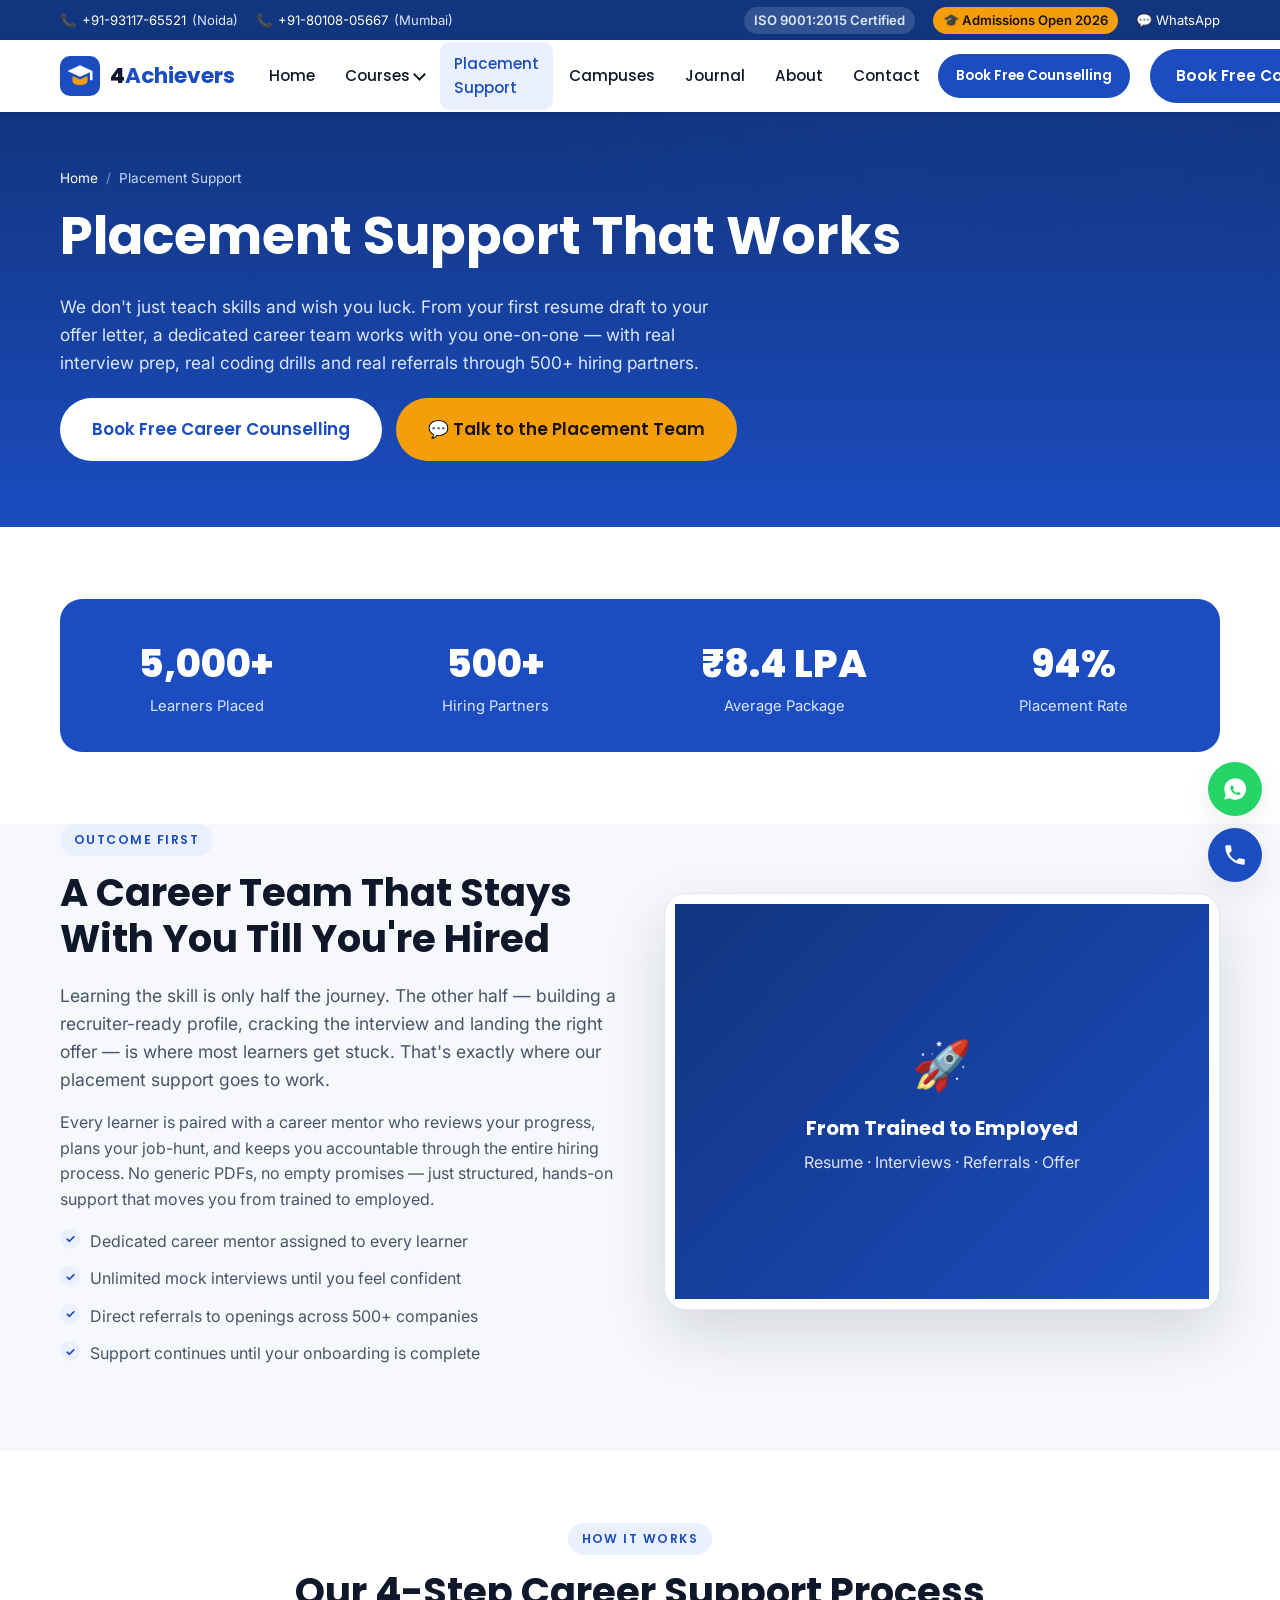
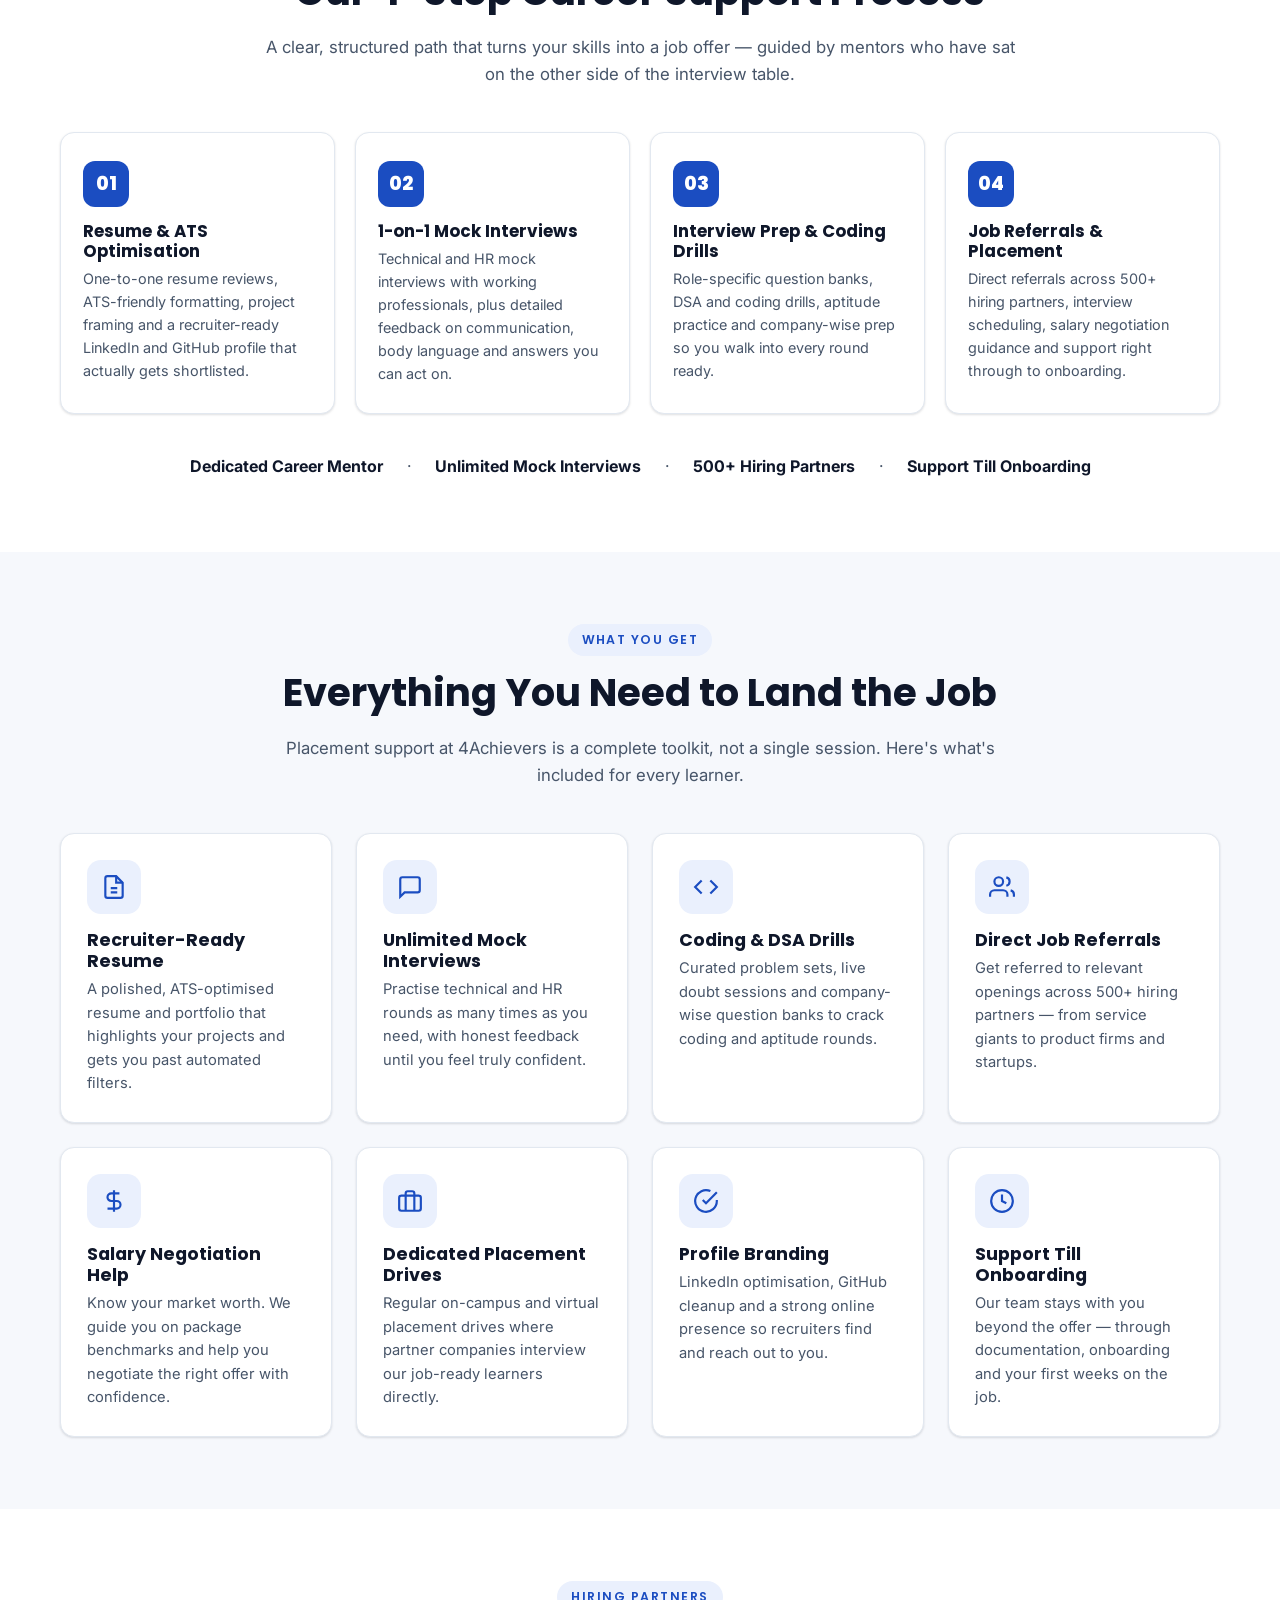
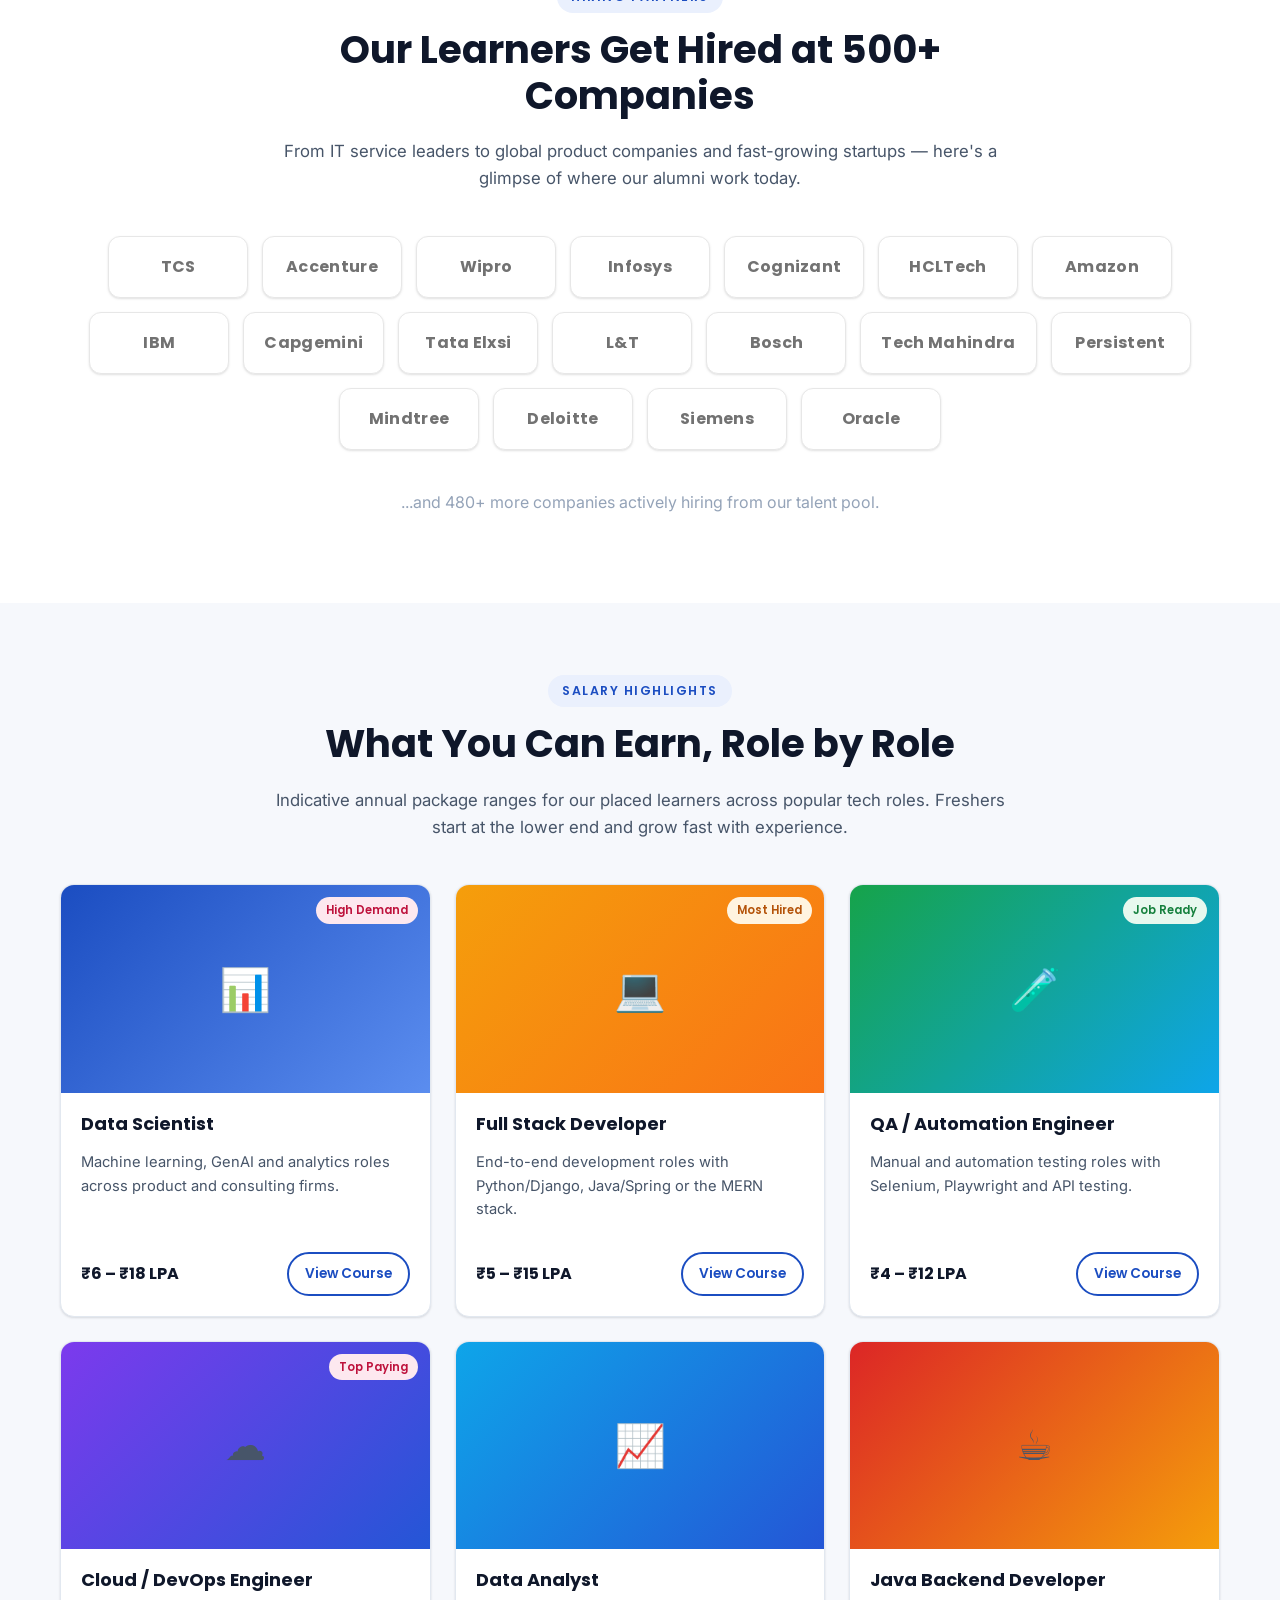
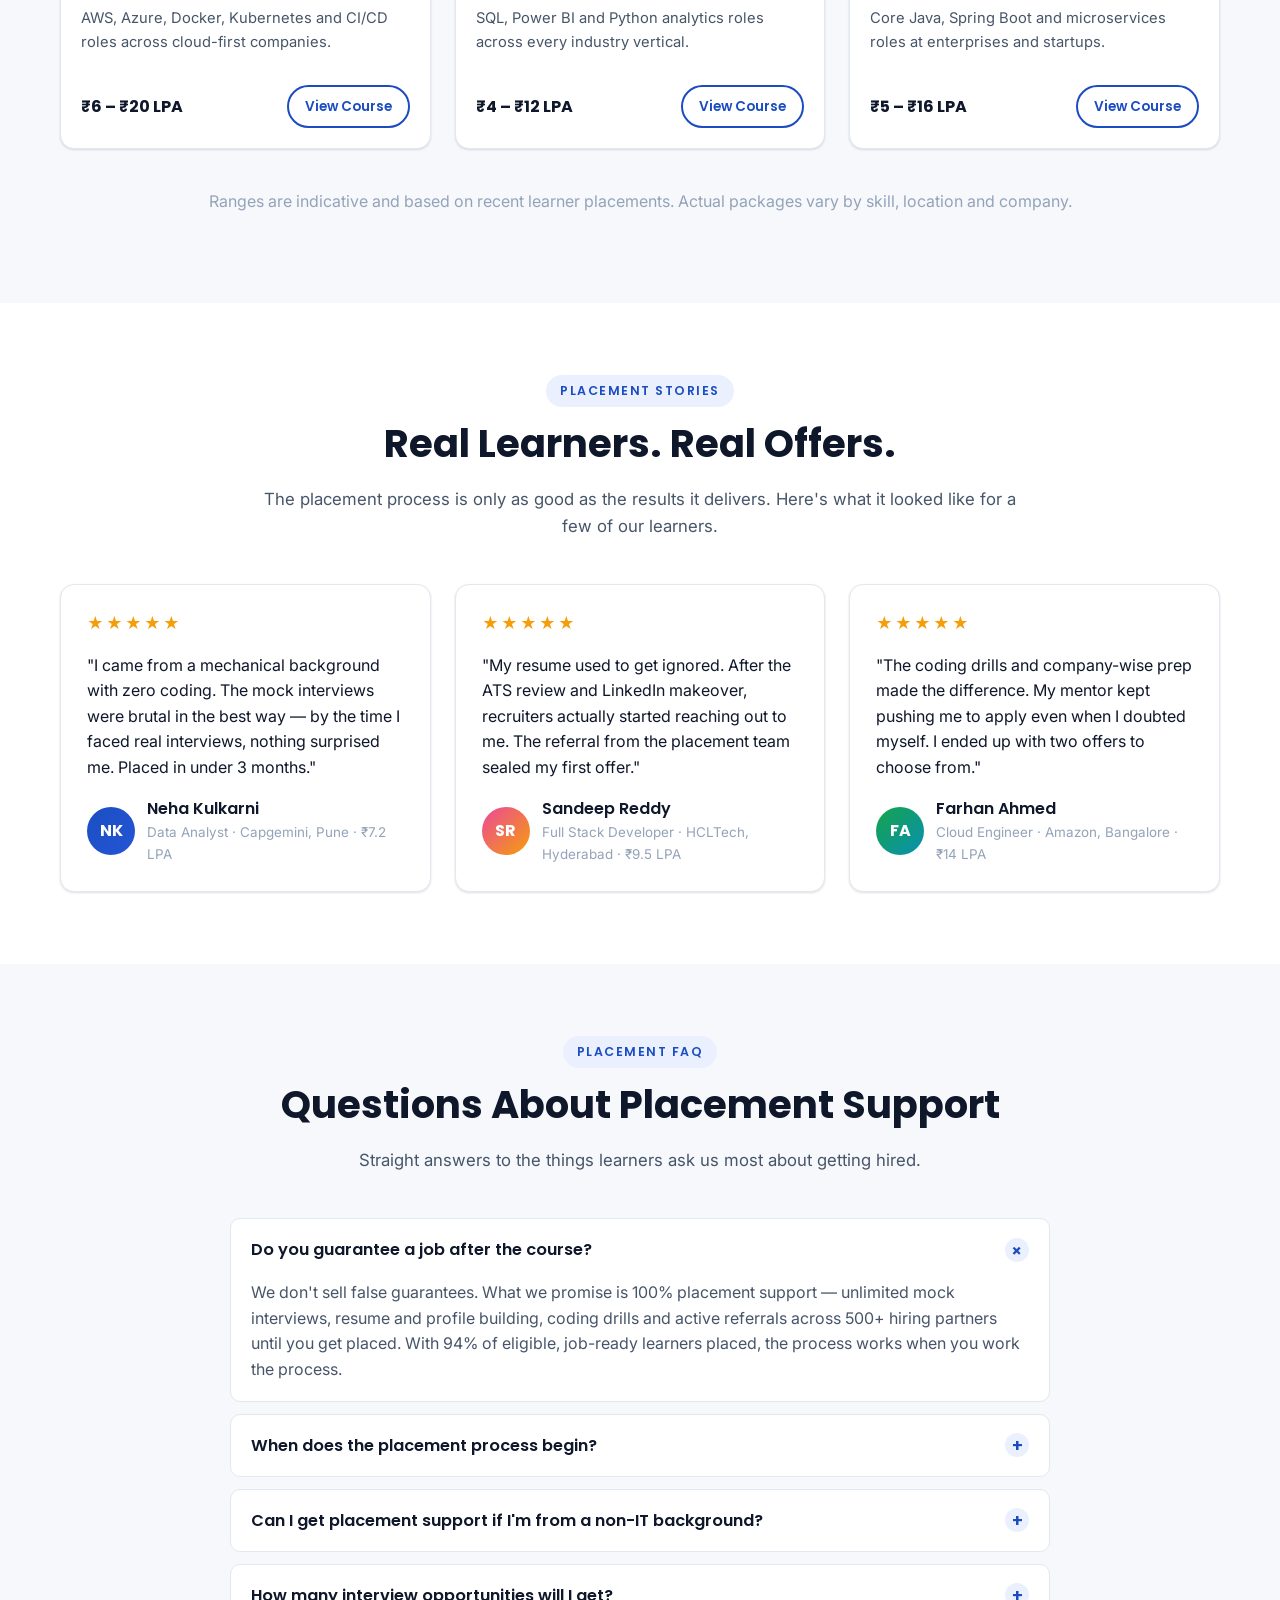
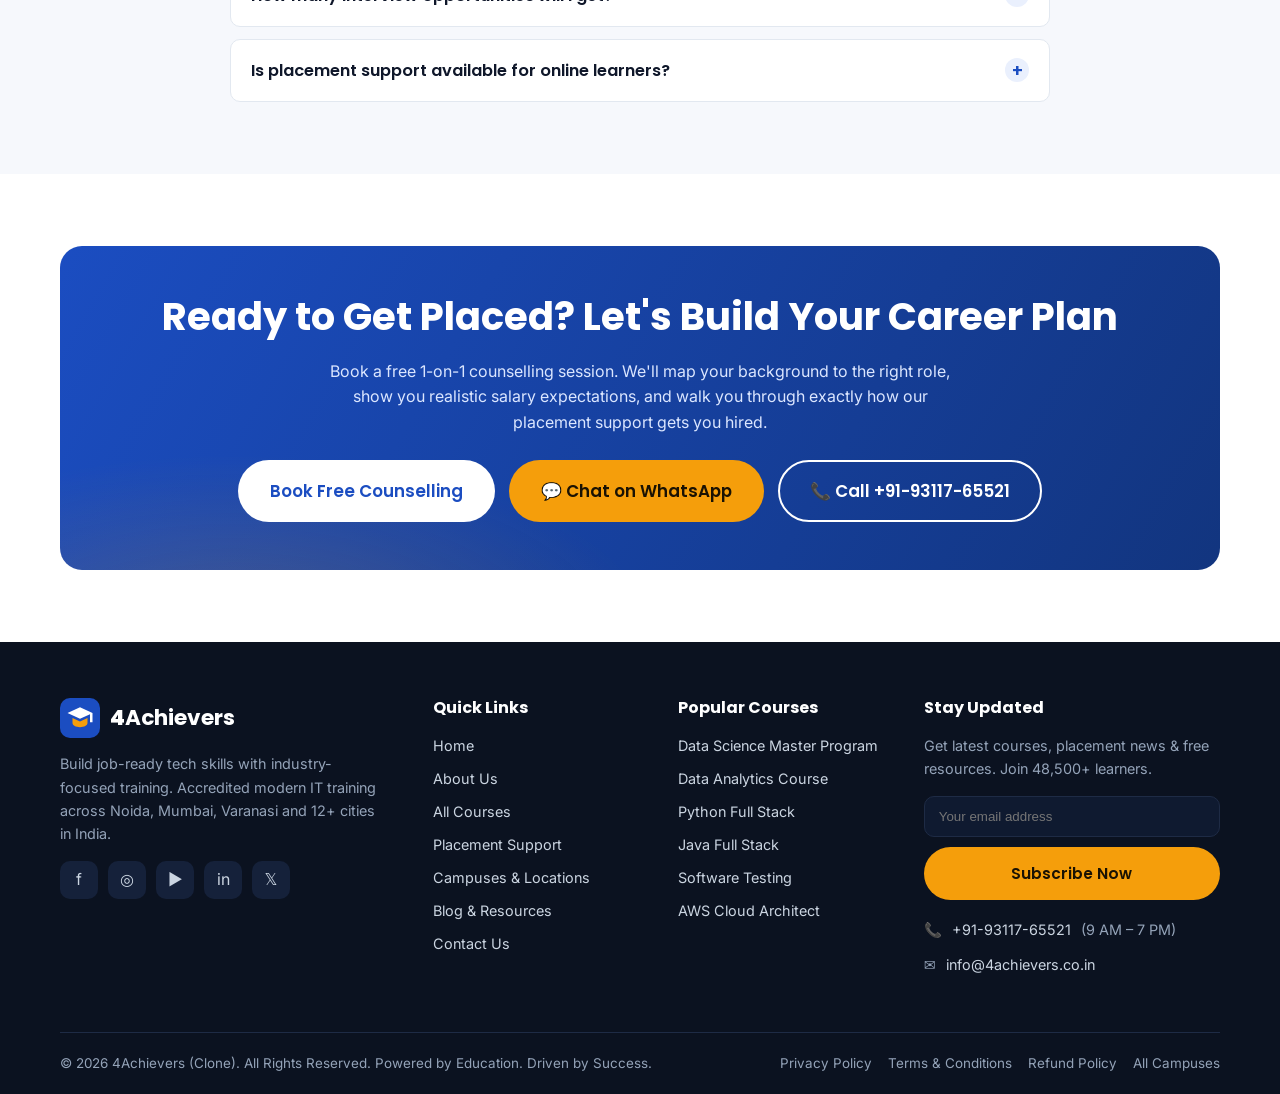
<file: placement.html>
<!DOCTYPE html>
<html lang="en">
<head>
  <meta charset="UTF-8" />
  <meta name="viewport" content="width=device-width, initial-scale=1.0" />
  <title>Placement Support — 4Achievers</title>
  <meta name="description" content="4Achievers placement support that actually works — resume & ATS reviews, mock interviews, coding drills and referrals through 500+ hiring partners. 5,000+ learners placed at an average of ₹8.4 LPA." />
  <link rel="icon" href="assets/img/logo.svg" type="image/svg+xml" />
  <link rel="preconnect" href="https://fonts.googleapis.com" />
  <link rel="preconnect" href="https://fonts.gstatic.com" crossorigin />
  <link href="https://fonts.googleapis.com/css2?family=Inter:wght@400;500;600;700&family=Poppins:wght@500;600;700;800&display=swap" rel="stylesheet" />
  <link rel="stylesheet" href="css/styles.css" />
</head>
<body>
  <div id="site-header"></div>

  <!-- ===================== PAGE HERO ===================== -->
  <section class="page-hero">
    <div class="container">
      <div class="breadcrumb"><a href="index.html">Home</a> <span>/</span> Placement Support</div>
      <h1>Placement Support That Works</h1>
      <p>We don't just teach skills and wish you luck. From your first resume draft to your offer letter, a dedicated career team works with you one-on-one — with real interview prep, real coding drills and real referrals through 500+ hiring partners.</p>
      <div class="hero__actions" style="margin-top:22px">
        <a class="btn btn--light btn--lg" href="contact.html">Book Free Career Counselling</a>
        <a class="btn btn--accent btn--lg" href="https://wa.me/919311765521" target="_blank" rel="noopener">💬 Talk to the Placement Team</a>
      </div>
    </div>
  </section>

  <!-- ===================== STATS BAND ===================== -->
  <section class="section">
    <div class="container">
      <div class="stats stats--band" data-reveal>
        <div class="stat"><div class="stat__num" data-count="5000" data-suffix="+">0</div><div class="stat__label">Learners Placed</div></div>
        <div class="stat"><div class="stat__num" data-count="500" data-suffix="+">0</div><div class="stat__label">Hiring Partners</div></div>
        <div class="stat"><div class="stat__num" data-count="8.4" data-prefix="₹" data-suffix=" LPA">0</div><div class="stat__label">Average Package</div></div>
        <div class="stat"><div class="stat__num" data-count="94" data-suffix="%">0</div><div class="stat__label">Placement Rate</div></div>
      </div>
    </div>
  </section>

  <!-- ===================== INTRO ===================== -->
  <section class="section section--alt" style="padding-top:0">
    <div class="container grid grid--2" style="align-items:center;gap:48px">
      <div data-reveal>
        <span class="eyebrow">Outcome First</span>
        <h2>A Career Team That Stays With You Till You're Hired</h2>
        <p class="lead">Learning the skill is only half the journey. The other half — building a recruiter-ready profile, cracking the interview and landing the right offer — is where most learners get stuck. That's exactly where our placement support goes to work.</p>
        <p>Every learner is paired with a career mentor who reviews your progress, plans your job-hunt, and keeps you accountable through the entire hiring process. No generic PDFs, no empty promises — just structured, hands-on support that moves you from trained to employed.</p>
        <ul class="list-check mt-2">
          <li>Dedicated career mentor assigned to every learner</li>
          <li>Unlimited mock interviews until you feel confident</li>
          <li>Direct referrals to openings across 500+ companies</li>
          <li>Support continues until your onboarding is complete</li>
        </ul>
      </div>
      <div class="hero__card" data-reveal style="aspect-ratio:4/3">
        <div class="media-ph" style="background:linear-gradient(135deg,#12357f,#1b4dc1)">
          <div style="text-align:center;padding:24px">
            <div style="font-size:3rem">🚀</div>
            <div style="font-family:var(--head);font-weight:700;font-size:1.25rem;margin-top:8px">From Trained to Employed</div>
            <div style="opacity:.85;margin-top:6px">Resume · Interviews · Referrals · Offer</div>
          </div>
        </div>
      </div>
    </div>
  </section>

  <!-- ===================== CAREER SUPPORT PROCESS ===================== -->
  <section class="section">
    <div class="container">
      <div class="section__head">
        <span class="eyebrow">How It Works</span>
        <h2>Our 4-Step Career Support Process</h2>
        <p>A clear, structured path that turns your skills into a job offer — guided by mentors who have sat on the other side of the interview table.</p>
      </div>
      <div class="steps">
        <div class="step" data-reveal><div class="step__num"></div><h3 class="step__title">Resume &amp; ATS Optimisation</h3><p class="step__text">One-to-one resume reviews, ATS-friendly formatting, project framing and a recruiter-ready LinkedIn and GitHub profile that actually gets shortlisted.</p></div>
        <div class="step" data-reveal><div class="step__num"></div><h3 class="step__title">1-on-1 Mock Interviews</h3><p class="step__text">Technical and HR mock interviews with working professionals, plus detailed feedback on communication, body language and answers you can act on.</p></div>
        <div class="step" data-reveal><div class="step__num"></div><h3 class="step__title">Interview Prep &amp; Coding Drills</h3><p class="step__text">Role-specific question banks, DSA and coding drills, aptitude practice and company-wise prep so you walk into every round ready.</p></div>
        <div class="step" data-reveal><div class="step__num"></div><h3 class="step__title">Job Referrals &amp; Placement</h3><p class="step__text">Direct referrals across 500+ hiring partners, interview scheduling, salary negotiation guidance and support right through to onboarding.</p></div>
      </div>
      <div class="logos mt-4" style="gap:24px;color:var(--body)">
        <strong>Dedicated Career Mentor</strong> · <strong>Unlimited Mock Interviews</strong> · <strong>500+ Hiring Partners</strong> · <strong>Support Till Onboarding</strong>
      </div>
    </div>
  </section>

  <!-- ===================== WHAT YOU GET ===================== -->
  <section class="section section--alt">
    <div class="container">
      <div class="section__head">
        <span class="eyebrow">What You Get</span>
        <h2>Everything You Need to Land the Job</h2>
        <p>Placement support at 4Achievers is a complete toolkit, not a single session. Here's what's included for every learner.</p>
      </div>
      <div class="grid grid--4">
        <div class="feature" data-reveal>
          <div class="feature__icon"><svg viewBox="0 0 24 24" fill="none" stroke="currentColor" stroke-width="2"><path d="M14 2H6a2 2 0 0 0-2 2v16a2 2 0 0 0 2 2h12a2 2 0 0 0 2-2V8Z"/><path d="M14 2v6h6M9 13h6M9 17h6"/></svg></div>
          <h3 class="feature__title">Recruiter-Ready Resume</h3>
          <p class="feature__text">A polished, ATS-optimised resume and portfolio that highlights your projects and gets you past automated filters.</p>
        </div>
        <div class="feature" data-reveal>
          <div class="feature__icon"><svg viewBox="0 0 24 24" fill="none" stroke="currentColor" stroke-width="2"><path d="M21 15a2 2 0 0 1-2 2H7l-4 4V5a2 2 0 0 1 2-2h14a2 2 0 0 1 2 2Z"/></svg></div>
          <h3 class="feature__title">Unlimited Mock Interviews</h3>
          <p class="feature__text">Practise technical and HR rounds as many times as you need, with honest feedback until you feel truly confident.</p>
        </div>
        <div class="feature" data-reveal>
          <div class="feature__icon"><svg viewBox="0 0 24 24" fill="none" stroke="currentColor" stroke-width="2"><path d="M16 18l6-6-6-6M8 6l-6 6 6 6"/></svg></div>
          <h3 class="feature__title">Coding &amp; DSA Drills</h3>
          <p class="feature__text">Curated problem sets, live doubt sessions and company-wise question banks to crack coding and aptitude rounds.</p>
        </div>
        <div class="feature" data-reveal>
          <div class="feature__icon"><svg viewBox="0 0 24 24" fill="none" stroke="currentColor" stroke-width="2"><path d="M17 21v-2a4 4 0 0 0-4-4H5a4 4 0 0 0-4 4v2"/><circle cx="9" cy="7" r="4"/><path d="M23 21v-2a4 4 0 0 0-3-3.87M16 3.13a4 4 0 0 1 0 7.75"/></svg></div>
          <h3 class="feature__title">Direct Job Referrals</h3>
          <p class="feature__text">Get referred to relevant openings across 500+ hiring partners — from service giants to product firms and startups.</p>
        </div>
        <div class="feature" data-reveal>
          <div class="feature__icon"><svg viewBox="0 0 24 24" fill="none" stroke="currentColor" stroke-width="2"><path d="M12 2v20M17 5H9.5a3.5 3.5 0 0 0 0 7h5a3.5 3.5 0 0 1 0 7H6"/></svg></div>
          <h3 class="feature__title">Salary Negotiation Help</h3>
          <p class="feature__text">Know your market worth. We guide you on package benchmarks and help you negotiate the right offer with confidence.</p>
        </div>
        <div class="feature" data-reveal>
          <div class="feature__icon"><svg viewBox="0 0 24 24" fill="none" stroke="currentColor" stroke-width="2"><rect x="2" y="7" width="20" height="14" rx="2"/><path d="M16 21V5a2 2 0 0 0-2-2h-4a2 2 0 0 0-2 2v16"/></svg></div>
          <h3 class="feature__title">Dedicated Placement Drives</h3>
          <p class="feature__text">Regular on-campus and virtual placement drives where partner companies interview our job-ready learners directly.</p>
        </div>
        <div class="feature" data-reveal>
          <div class="feature__icon"><svg viewBox="0 0 24 24" fill="none" stroke="currentColor" stroke-width="2"><path d="M22 11.08V12a10 10 0 1 1-5.93-9.14"/><path d="M22 4 12 14.01l-3-3"/></svg></div>
          <h3 class="feature__title">Profile Branding</h3>
          <p class="feature__text">LinkedIn optimisation, GitHub cleanup and a strong online presence so recruiters find and reach out to you.</p>
        </div>
        <div class="feature" data-reveal>
          <div class="feature__icon"><svg viewBox="0 0 24 24" fill="none" stroke="currentColor" stroke-width="2"><circle cx="12" cy="12" r="10"/><path d="M12 6v6l4 2"/></svg></div>
          <h3 class="feature__title">Support Till Onboarding</h3>
          <p class="feature__text">Our team stays with you beyond the offer — through documentation, onboarding and your first weeks on the job.</p>
        </div>
      </div>
    </div>
  </section>

  <!-- ===================== HIRING PARTNERS ===================== -->
  <section class="section">
    <div class="container">
      <div class="section__head">
        <span class="eyebrow">Hiring Partners</span>
        <h2>Our Learners Get Hired at 500+ Companies</h2>
        <p>From IT service leaders to global product companies and fast-growing startups — here's a glimpse of where our alumni work today.</p>
      </div>
      <div class="logos" data-reveal>
        <span class="logo-chip">TCS</span><span class="logo-chip">Accenture</span><span class="logo-chip">Wipro</span>
        <span class="logo-chip">Infosys</span><span class="logo-chip">Cognizant</span><span class="logo-chip">HCLTech</span>
        <span class="logo-chip">Amazon</span><span class="logo-chip">IBM</span><span class="logo-chip">Capgemini</span>
        <span class="logo-chip">Tata Elxsi</span><span class="logo-chip">L&amp;T</span><span class="logo-chip">Bosch</span>
        <span class="logo-chip">Tech Mahindra</span><span class="logo-chip">Persistent</span><span class="logo-chip">Mindtree</span>
        <span class="logo-chip">Deloitte</span><span class="logo-chip">Siemens</span><span class="logo-chip">Oracle</span>
      </div>
      <p class="text-center mt-4" style="color:var(--muted)">...and 480+ more companies actively hiring from our talent pool.</p>
    </div>
  </section>

  <!-- ===================== SALARY HIGHLIGHTS ===================== -->
  <section class="section section--alt">
    <div class="container">
      <div class="section__head">
        <span class="eyebrow">Salary Highlights</span>
        <h2>What You Can Earn, Role by Role</h2>
        <p>Indicative annual package ranges for our placed learners across popular tech roles. Freshers start at the lower end and grow fast with experience.</p>
      </div>
      <div class="grid grid--3">
        <article class="card" data-reveal>
          <div class="card__media" style="background:linear-gradient(135deg,#1b4dc1,#5b8def)"><span style="font-size:2.6rem">📊</span><span class="badge badge--demand" style="position:absolute;top:12px;right:12px">High Demand</span></div>
          <div class="card__body">
            <h3 class="card__title">Data Scientist</h3>
            <p class="card__text">Machine learning, GenAI and analytics roles across product and consulting firms.</p>
            <div class="card__footer"><span class="course-card__price">₹6 – ₹18 LPA</span><a class="btn btn--secondary btn--sm" href="course-data-science.html">View Course</a></div>
          </div>
        </article>
        <article class="card" data-reveal>
          <div class="card__media" style="background:linear-gradient(135deg,#f59e0b,#f97316)"><span style="font-size:2.6rem">💻</span><span class="badge badge--popular" style="position:absolute;top:12px;right:12px">Most Hired</span></div>
          <div class="card__body">
            <h3 class="card__title">Full Stack Developer</h3>
            <p class="card__text">End-to-end development roles with Python/Django, Java/Spring or the MERN stack.</p>
            <div class="card__footer"><span class="course-card__price">₹5 – ₹15 LPA</span><a class="btn btn--secondary btn--sm" href="course-python-full-stack.html">View Course</a></div>
          </div>
        </article>
        <article class="card" data-reveal>
          <div class="card__media" style="background:linear-gradient(135deg,#16a34a,#0ea5e9)"><span style="font-size:2.6rem">🧪</span><span class="badge badge--job" style="position:absolute;top:12px;right:12px">Job Ready</span></div>
          <div class="card__body">
            <h3 class="card__title">QA / Automation Engineer</h3>
            <p class="card__text">Manual and automation testing roles with Selenium, Playwright and API testing.</p>
            <div class="card__footer"><span class="course-card__price">₹4 – ₹12 LPA</span><a class="btn btn--secondary btn--sm" href="course-software-testing.html">View Course</a></div>
          </div>
        </article>
        <article class="card" data-reveal>
          <div class="card__media" style="background:linear-gradient(135deg,#7c3aed,#2456d6)"><span style="font-size:2.6rem">☁️</span><span class="badge badge--demand" style="position:absolute;top:12px;right:12px">Top Paying</span></div>
          <div class="card__body">
            <h3 class="card__title">Cloud / DevOps Engineer</h3>
            <p class="card__text">AWS, Azure, Docker, Kubernetes and CI/CD roles across cloud-first companies.</p>
            <div class="card__footer"><span class="course-card__price">₹6 – ₹20 LPA</span><a class="btn btn--secondary btn--sm" href="course-aws-cloud.html">View Course</a></div>
          </div>
        </article>
        <article class="card" data-reveal>
          <div class="card__media" style="background:linear-gradient(135deg,#0ea5e9,#2456d6)"><span style="font-size:2.6rem">📈</span></div>
          <div class="card__body">
            <h3 class="card__title">Data Analyst</h3>
            <p class="card__text">SQL, Power BI and Python analytics roles across every industry vertical.</p>
            <div class="card__footer"><span class="course-card__price">₹4 – ₹12 LPA</span><a class="btn btn--secondary btn--sm" href="course-data-analytics.html">View Course</a></div>
          </div>
        </article>
        <article class="card" data-reveal>
          <div class="card__media" style="background:linear-gradient(135deg,#dc2626,#f59e0b)"><span style="font-size:2.6rem">☕</span></div>
          <div class="card__body">
            <h3 class="card__title">Java Backend Developer</h3>
            <p class="card__text">Core Java, Spring Boot and microservices roles at enterprises and startups.</p>
            <div class="card__footer"><span class="course-card__price">₹5 – ₹16 LPA</span><a class="btn btn--secondary btn--sm" href="course-java-full-stack.html">View Course</a></div>
          </div>
        </article>
      </div>
      <p class="text-center mt-4" style="color:var(--muted)">Ranges are indicative and based on recent learner placements. Actual packages vary by skill, location and company.</p>
    </div>
  </section>

  <!-- ===================== TESTIMONIALS ===================== -->
  <section class="section">
    <div class="container">
      <div class="section__head">
        <span class="eyebrow">Placement Stories</span>
        <h2>Real Learners. Real Offers.</h2>
        <p>The placement process is only as good as the results it delivers. Here's what it looked like for a few of our learners.</p>
      </div>
      <div class="grid grid--3">
        <div class="testimonial" data-reveal>
          <div class="testimonial__stars">★★★★★</div>
          <p class="testimonial__quote">"I came from a mechanical background with zero coding. The mock interviews were brutal in the best way — by the time I faced real interviews, nothing surprised me. Placed in under 3 months."</p>
          <div class="testimonial__person"><div class="avatar">NK</div><div><div class="testimonial__name">Neha Kulkarni</div><div class="testimonial__role">Data Analyst · Capgemini, Pune · ₹7.2 LPA</div></div></div>
        </div>
        <div class="testimonial" data-reveal>
          <div class="testimonial__stars">★★★★★</div>
          <p class="testimonial__quote">"My resume used to get ignored. After the ATS review and LinkedIn makeover, recruiters actually started reaching out to me. The referral from the placement team sealed my first offer."</p>
          <div class="testimonial__person"><div class="avatar" style="background:linear-gradient(135deg,#ec4899,#f59e0b)">SR</div><div><div class="testimonial__name">Sandeep Reddy</div><div class="testimonial__role">Full Stack Developer · HCLTech, Hyderabad · ₹9.5 LPA</div></div></div>
        </div>
        <div class="testimonial" data-reveal>
          <div class="testimonial__stars">★★★★★</div>
          <p class="testimonial__quote">"The coding drills and company-wise prep made the difference. My mentor kept pushing me to apply even when I doubted myself. I ended up with two offers to choose from."</p>
          <div class="testimonial__person"><div class="avatar" style="background:linear-gradient(135deg,#16a34a,#0891b2)">FA</div><div><div class="testimonial__name">Farhan Ahmed</div><div class="testimonial__role">Cloud Engineer · Amazon, Bangalore · ₹14 LPA</div></div></div>
        </div>
      </div>
    </div>
  </section>

  <!-- ===================== PLACEMENT PROCESS FAQ ===================== -->
  <section class="section section--alt">
    <div class="container">
      <div class="section__head">
        <span class="eyebrow">Placement FAQ</span>
        <h2>Questions About Placement Support</h2>
        <p>Straight answers to the things learners ask us most about getting hired.</p>
      </div>
      <div class="accordion" data-single>
        <div class="accordion__item is-open"><button class="accordion__btn">Do you guarantee a job after the course?<span class="ico">+</span></button><div class="accordion__panel" style="max-height:200px"><p>We don't sell false guarantees. What we promise is 100% placement support — unlimited mock interviews, resume and profile building, coding drills and active referrals across 500+ hiring partners until you get placed. With 94% of eligible, job-ready learners placed, the process works when you work the process.</p></div></div>
        <div class="accordion__item"><button class="accordion__btn">When does the placement process begin?<span class="ico">+</span></button><div class="accordion__panel"><p>Placement support kicks in as you near the end of your core curriculum. Your career mentor starts with a resume and profile review, then moves into mock interviews and coding drills so you're interview-ready the moment your training wraps up.</p></div></div>
        <div class="accordion__item"><button class="accordion__btn">Can I get placement support if I'm from a non-IT background?<span class="ico">+</span></button><div class="accordion__panel"><p>Absolutely. A large share of our placed learners come from non-IT backgrounds — commerce, mechanical, BPO and more. The process is the same for everyone: build real skills, build a strong profile, and prepare thoroughly. Many of our best success stories started with zero coding experience.</p></div></div>
        <div class="accordion__item"><button class="accordion__btn">How many interview opportunities will I get?<span class="ico">+</span></button><div class="accordion__panel"><p>There's no fixed cap. Once you're marked job-ready, we refer you to every relevant opening across our partner network and placement drives. You keep getting interview opportunities until you accept an offer you're happy with.</p></div></div>
        <div class="accordion__item"><button class="accordion__btn">Is placement support available for online learners?<span class="ico">+</span></button><div class="accordion__panel"><p>Yes. Online learners get the exact same support as classroom learners — virtual mock interviews, online coding drills, remote referrals and access to all virtual placement drives. Your mode of learning never limits your placement opportunities.</p></div></div>
      </div>
    </div>
  </section>

  <!-- ===================== FINAL CTA ===================== -->
  <section class="section">
    <div class="container">
      <div class="cta-band" data-reveal>
        <h2>Ready to Get Placed? Let's Build Your Career Plan</h2>
        <p>Book a free 1-on-1 counselling session. We'll map your background to the right role, show you realistic salary expectations, and walk you through exactly how our placement support gets you hired.</p>
        <div class="cta-actions">
          <a class="btn btn--light btn--lg" href="contact.html">Book Free Counselling</a>
          <a class="btn btn--accent btn--lg" href="https://wa.me/919311765521" target="_blank" rel="noopener">💬 Chat on WhatsApp</a>
          <a class="btn btn--secondary btn--lg" href="tel:+919311765521" style="border-color:#fff;color:#fff">📞 Call +91-93117-65521</a>
        </div>
      </div>
    </div>
  </section>

  <div id="site-footer"></div>
  <script src="js/layout.js"></script>
  <script src="js/main.js"></script>
</body>
</html>
</file>
<file: css/styles.css>
/* =====================================================================
   4Achievers — Clone Design System
   Single source of truth for all pages.
   Sections: Tokens · Base · Layout · Buttons · Topbar · Header/Nav ·
   Hero · Stats · Cards · Courses · Features · Tabs · Steps · Testimonials
   · Logos · Campus · Journal · FAQ/Accordion · Forms · CTA · Footer ·
   Utilities · Responsive
   ===================================================================== */

/* ---------- Tokens ---------- */
:root {
  --brand: #1b4dc1;
  --brand-dark: #12357f;
  --brand-light: #eaf0fd;
  --brand-600: #2456d6;
  --accent: #f59e0b;      /* amber highlights/badges */
  --accent-2: #16a34a;    /* success green */
  --danger: #dc2626;

  --ink: #0f172a;         /* headings */
  --body: #475569;        /* body text */
  --muted: #94a3b8;
  --line: #e2e8f0;
  --bg: #ffffff;
  --bg-alt: #f6f8fc;
  --bg-dark: #0b1220;

  --radius: 14px;
  --radius-sm: 10px;
  --radius-lg: 22px;
  --shadow-sm: 0 1px 2px rgba(15,23,42,.06), 0 1px 3px rgba(15,23,42,.08);
  --shadow: 0 10px 30px rgba(15,23,42,.08);
  --shadow-lg: 0 24px 60px rgba(15,23,42,.14);

  --maxw: 1200px;
  --gap: 24px;
  --font: 'Inter', system-ui, -apple-system, 'Segoe UI', Roboto, Arial, sans-serif;
  --head: 'Poppins', var(--font);
}

/* ---------- Base ---------- */
* { box-sizing: border-box; }
html { scroll-behavior: smooth; }
body {
  margin: 0;
  font-family: var(--font);
  color: var(--body);
  background: var(--bg);
  line-height: 1.6;
  -webkit-font-smoothing: antialiased;
}
h1, h2, h3, h4, h5 { font-family: var(--head); color: var(--ink); line-height: 1.2; margin: 0 0 .5em; font-weight: 700; }
h1 { font-size: clamp(2rem, 4.2vw, 3.3rem); }
h2 { font-size: clamp(1.6rem, 3vw, 2.4rem); }
h3 { font-size: 1.25rem; }
p { margin: 0 0 1rem; }
a { color: var(--brand); text-decoration: none; transition: color .2s; }
a:hover { color: var(--brand-dark); }
img { max-width: 100%; display: block; }
ul { margin: 0; padding: 0; list-style: none; }
strong { color: var(--ink); }

/* ---------- Layout ---------- */
.container { width: 100%; max-width: var(--maxw); margin-inline: auto; padding-inline: 20px; }
.section { padding: 72px 0; }
.section--alt { background: var(--bg-alt); }
.section--dark { background: var(--bg-dark); color: #cbd5e1; }
.section--dark h2, .section--dark h3 { color: #fff; }
.section--tight { padding: 48px 0; }
.section__head { max-width: 760px; margin: 0 auto 44px; text-align: center; }
.section__head p { color: var(--body); font-size: 1.05rem; }
.section__head--left { margin-left: 0; text-align: left; }
.eyebrow {
  display: inline-block; font-family: var(--head); font-weight: 600;
  font-size: .78rem; letter-spacing: .12em; text-transform: uppercase;
  color: var(--brand); background: var(--brand-light);
  padding: 6px 14px; border-radius: 999px; margin-bottom: 14px;
}
.grid { display: grid; gap: var(--gap); }
.grid--2 { grid-template-columns: repeat(2, 1fr); }
.grid--3 { grid-template-columns: repeat(3, 1fr); }
.grid--4 { grid-template-columns: repeat(4, 1fr); }
.grid--auto { grid-template-columns: repeat(auto-fit, minmax(260px, 1fr)); }

/* ---------- Buttons ---------- */
.btn {
  --_bg: var(--brand); --_fg: #fff;
  display: inline-flex; align-items: center; justify-content: center; gap: 8px;
  font-family: var(--head); font-weight: 600; font-size: .96rem;
  padding: 13px 24px; border-radius: 999px; border: 2px solid transparent;
  background: var(--_bg); color: var(--_fg); cursor: pointer;
  transition: transform .15s, box-shadow .2s, background .2s, color .2s;
  white-space: nowrap;
}
.btn:hover { transform: translateY(-2px); box-shadow: 0 10px 24px rgba(27,77,193,.28); color: var(--_fg); }
.btn--primary { --_bg: var(--brand); }
.btn--accent { --_bg: var(--accent); --_fg:#1a1203; }
.btn--secondary { --_bg: transparent; --_fg: var(--brand); border-color: var(--brand); }
.btn--secondary:hover { --_bg: var(--brand); --_fg:#fff; }
.btn--light { --_bg:#fff; --_fg: var(--brand); }
.btn--ghost { --_bg: transparent; --_fg: var(--ink); border-color: var(--line); }
.btn--ghost:hover { --_bg: var(--brand-light); --_fg: var(--brand); box-shadow:none; }
.btn--block { width: 100%; }
.btn--lg { padding: 16px 30px; font-size: 1.05rem; }
.btn--sm { padding: 9px 16px; font-size: .85rem; }

/* ---------- Topbar ---------- */
.topbar { background: var(--brand-dark); color: #dbe6ff; font-size: .82rem; }
.topbar__inner { display: flex; align-items: center; justify-content: space-between; gap: 16px; min-height: 40px; flex-wrap: wrap; }
.topbar a { color: #fff; }
.topbar__group { display: flex; align-items: center; gap: 18px; flex-wrap: wrap; }
.topbar__item { display: inline-flex; align-items: center; gap: 6px; }
.topbar__badge { background: rgba(255,255,255,.14); padding: 3px 10px; border-radius: 999px; font-weight: 600; }

/* ---------- Header / Nav ---------- */
.header { position: sticky; top: 0; z-index: 50; background: #fff; box-shadow: var(--shadow-sm); }
.header__inner { display: flex; align-items: center; justify-content: space-between; min-height: 72px; gap: 20px; }
.logo { display: inline-flex; align-items: center; gap: 10px; font-family: var(--head); font-weight: 800; font-size: 1.35rem; color: var(--ink); }
.logo b { color: var(--brand); }
.logo img { height: 40px; width: auto; }
.nav { display: flex; align-items: center; gap: 4px; }
.nav__list { display: flex; align-items: center; gap: 2px; }
.nav__item { position: relative; }
.nav__link {
  display: inline-flex; align-items: center; gap: 5px; font-family: var(--head);
  font-weight: 500; font-size: .95rem; color: var(--ink);
  padding: 10px 14px; border-radius: 10px;
}
.nav__link:hover { color: var(--brand); background: var(--brand-light); }
.nav__item--has-menu > .nav__link::after {
  content: ""; width: 7px; height: 7px; border-right: 2px solid currentColor;
  border-bottom: 2px solid currentColor; transform: rotate(45deg); margin-top: -3px;
}
.megamenu {
  position: absolute; top: calc(100% + 8px); left: 50%; transform: translateX(-50%) translateY(8px);
  background: #fff; border: 1px solid var(--line); border-radius: var(--radius);
  box-shadow: var(--shadow-lg); padding: 22px; width: min(760px, 86vw);
  display: grid; grid-template-columns: repeat(4, 1fr); gap: 10px 22px;
  opacity: 0; visibility: hidden; transition: all .2s; z-index: 60;
}
.nav__item--has-menu:hover .megamenu { opacity: 1; visibility: visible; transform: translateX(-50%) translateY(0); }
.megamenu__col h4 { font-size: .75rem; letter-spacing: .08em; text-transform: uppercase; color: var(--brand); margin-bottom: 10px; }
.megamenu__col a { display: block; color: var(--body); font-size: .9rem; padding: 5px 0; }
.megamenu__col a:hover { color: var(--brand); padding-left: 4px; }
.header__cta { display: flex; align-items: center; gap: 10px; }
.menu-toggle { display: none; flex-direction: column; gap: 5px; background: none; border: none; cursor: pointer; padding: 8px; }
.menu-toggle span { width: 26px; height: 2px; background: var(--ink); border-radius: 2px; transition: .25s; }

/* ---------- Hero ---------- */
.hero { position: relative; overflow: hidden; background:
  radial-gradient(1000px 500px at 85% -10%, rgba(27,77,193,.12), transparent 60%),
  linear-gradient(180deg, #f3f7ff 0%, #ffffff 100%); }
.hero__inner { display: grid; grid-template-columns: 1.1fr .9fr; gap: 48px; align-items: center; padding: 64px 0; }
.hero__title { margin-bottom: 18px; }
.hero__title span { color: var(--brand); }
.hero__text { font-size: 1.12rem; max-width: 560px; }
.hero__actions { display: flex; gap: 14px; flex-wrap: wrap; margin: 26px 0 10px; }
.hero__trust { display: flex; gap: 18px; flex-wrap: wrap; margin-top: 18px; color: var(--body); font-size: .9rem; }
.hero__trust span { display: inline-flex; align-items: center; gap: 6px; }
.hero__media { position: relative; }
.hero__card {
  background: #fff; border: 1px solid var(--line); border-radius: var(--radius-lg);
  box-shadow: var(--shadow-lg); padding: 10px; aspect-ratio: 4/3;
  display: grid; place-items: center; overflow: hidden;
}
.hero__float {
  position: absolute; background: #fff; border: 1px solid var(--line);
  border-radius: 14px; box-shadow: var(--shadow); padding: 12px 16px;
  display: flex; align-items: center; gap: 10px; font-size: .85rem; font-weight: 600; color: var(--ink);
}
.hero__float--tl { top: 16px; left: -16px; }
.hero__float--br { bottom: 20px; right: -14px; }

/* ---------- Stats ---------- */
.stats { display: grid; grid-template-columns: repeat(4, 1fr); gap: 20px; }
.stat { text-align: center; padding: 22px 14px; }
.stat__num { font-family: var(--head); font-weight: 800; font-size: clamp(1.8rem, 3vw, 2.6rem); color: var(--brand); }
.stat__label { color: var(--body); font-size: .92rem; }
.stats--band { background: var(--brand); border-radius: var(--radius-lg); color: #fff; padding: 12px; }
.stats--band .stat__num { color: #fff; }
.stats--band .stat__label { color: #dbe6ff; }

/* ---------- Cards ---------- */
.card {
  background: #fff; border: 1px solid var(--line); border-radius: var(--radius);
  box-shadow: var(--shadow-sm); overflow: hidden; display: flex; flex-direction: column;
  transition: transform .2s, box-shadow .2s, border-color .2s;
}
.card:hover { transform: translateY(-4px); box-shadow: var(--shadow); border-color: #c9d6f0; }
.card__media { aspect-ratio: 16/9; background: var(--brand-light); position: relative; display: grid; place-items: center; }
.card__body { padding: 20px; display: flex; flex-direction: column; gap: 8px; flex: 1; }
.card__title { font-size: 1.12rem; }
.card__text { color: var(--body); font-size: .92rem; flex: 1; }
.card__meta { display: flex; gap: 14px; flex-wrap: wrap; color: var(--muted); font-size: .82rem; }
.card__footer { display: flex; align-items: center; justify-content: space-between; gap: 10px; margin-top: 6px; }

.badge { display: inline-flex; align-items: center; gap: 5px; font-family: var(--head); font-weight: 600; font-size: .72rem; padding: 4px 10px; border-radius: 999px; background: var(--brand-light); color: var(--brand); }
.badge--popular { background: #fff4e0; color: #b45309; }
.badge--job { background: #e7f8ee; color: #15803d; }
.badge--demand { background: #fde8ef; color: #be123c; }
.badge--dark { background: rgba(255,255,255,.15); color: #fff; }

/* ---------- Course cards ---------- */
.course-card .card__media { aspect-ratio: 3/2; }
.course-card__price { font-family: var(--head); font-weight: 700; color: var(--ink); }
.course-card__old { color: var(--muted); text-decoration: line-through; font-weight: 500; font-size: .85rem; margin-left: 6px; }
.chips { display: flex; gap: 8px; flex-wrap: wrap; }
.chip { font-size: .76rem; padding: 4px 10px; border-radius: 999px; background: var(--bg-alt); color: var(--body); border: 1px solid var(--line); }

/* ---------- Features ---------- */
.feature { background: #fff; border: 1px solid var(--line); border-radius: var(--radius); padding: 26px; text-align: left; box-shadow: var(--shadow-sm); transition: transform .2s, box-shadow .2s; }
.feature:hover { transform: translateY(-4px); box-shadow: var(--shadow); }
.feature__icon { width: 54px; height: 54px; border-radius: 14px; display: grid; place-items: center; background: var(--brand-light); color: var(--brand); margin-bottom: 16px; }
.feature__icon svg { width: 26px; height: 26px; }
.feature__title { font-size: 1.1rem; margin-bottom: 6px; }
.feature__text { color: var(--body); font-size: .92rem; margin: 0; }

/* ---------- Tabs ---------- */
.tabs__nav { display: flex; flex-wrap: wrap; gap: 8px; justify-content: center; margin-bottom: 34px; }
.tab-btn { font-family: var(--head); font-weight: 500; font-size: .9rem; padding: 10px 18px; border-radius: 999px; border: 1px solid var(--line); background: #fff; color: var(--body); cursor: pointer; transition: .2s; }
.tab-btn:hover { border-color: var(--brand); color: var(--brand); }
.tab-btn.is-active { background: var(--brand); border-color: var(--brand); color: #fff; }
.tabs__panel { display: none; }
.tabs__panel.is-active { display: block; animation: fade .3s ease; }
@keyframes fade { from { opacity: 0; transform: translateY(8px); } to { opacity: 1; transform: none; } }

/* ---------- Steps / Process ---------- */
.steps { counter-reset: step; display: grid; grid-template-columns: repeat(4,1fr); gap: 20px; }
.step { position: relative; background: #fff; border: 1px solid var(--line); border-radius: var(--radius); padding: 28px 22px; box-shadow: var(--shadow-sm); }
.step__num { counter-increment: step; width: 46px; height: 46px; border-radius: 12px; background: var(--brand); color: #fff; font-family: var(--head); font-weight: 800; font-size: 1.2rem; display: grid; place-items: center; margin-bottom: 14px; }
.step__num::before { content: "0" counter(step); }
.step__title { font-size: 1.05rem; margin-bottom: 6px; }
.step__text { font-size: .9rem; color: var(--body); margin: 0; }

/* ---------- Testimonials ---------- */
.testimonial { background: #fff; border: 1px solid var(--line); border-radius: var(--radius); padding: 26px; box-shadow: var(--shadow-sm); display: flex; flex-direction: column; gap: 16px; }
.testimonial__stars { color: var(--accent); letter-spacing: 2px; }
.testimonial__quote { color: var(--ink); font-size: 1rem; margin: 0; }
.testimonial__person { display: flex; align-items: center; gap: 12px; }
.testimonial__name { font-family: var(--head); font-weight: 600; color: var(--ink); }
.testimonial__role { font-size: .84rem; color: var(--muted); }
.avatar { width: 48px; height: 48px; border-radius: 50%; display: grid; place-items: center; font-family: var(--head); font-weight: 700; color: #fff; flex: none; background: linear-gradient(135deg, var(--brand), var(--brand-600)); }

/* ---------- Logo chips (partners / certifications) ---------- */
.logos { display: flex; flex-wrap: wrap; gap: 14px; justify-content: center; align-items: center; }
.logo-chip { display: inline-flex; align-items: center; justify-content: center; min-width: 140px; height: 62px; padding: 0 20px; background: #fff; border: 1px solid var(--line); border-radius: 12px; font-family: var(--head); font-weight: 700; color: #64748b; letter-spacing: .02em; box-shadow: var(--shadow-sm); filter: grayscale(1); transition: .2s; }
.logo-chip:hover { filter: none; color: var(--brand); border-color: #c9d6f0; transform: translateY(-2px); }

/* ---------- Campus cards ---------- */
.campus-card { background:#fff; border:1px solid var(--line); border-radius: var(--radius); overflow:hidden; box-shadow: var(--shadow-sm); display:flex; flex-direction:column; transition: transform .2s, box-shadow .2s; }
.campus-card:hover { transform: translateY(-4px); box-shadow: var(--shadow); }
.campus-card__media { aspect-ratio: 16/10; position: relative; display:grid; place-items:center; }
.campus-card__badge { position:absolute; top:12px; left:12px; }
.campus-card__body { padding: 18px; display:flex; flex-direction:column; gap:8px; flex:1; }
.campus-card__addr { font-size:.88rem; color: var(--body); margin:0; }
.campus-card__row { display:flex; gap:10px; margin-top:auto; padding-top:12px; }

/* ---------- Journal ---------- */
.post-meta { display:flex; gap:12px; flex-wrap:wrap; color: var(--muted); font-size:.8rem; align-items:center; }
.post-meta .dot { width:4px; height:4px; border-radius:50%; background: var(--muted); }

/* ---------- FAQ / Accordion ---------- */
.accordion { max-width: 820px; margin: 0 auto; display: flex; flex-direction: column; gap: 12px; }
.accordion__item { border: 1px solid var(--line); border-radius: var(--radius-sm); background: #fff; overflow: hidden; }
.accordion__btn { width: 100%; display: flex; align-items: center; justify-content: space-between; gap: 16px; text-align: left; font-family: var(--head); font-weight: 600; color: var(--ink); font-size: 1.02rem; padding: 18px 20px; background: none; border: none; cursor: pointer; }
.accordion__btn .ico { flex: none; width: 24px; height: 24px; border-radius: 50%; display: grid; place-items: center; background: var(--brand-light); color: var(--brand); transition: transform .25s; font-size: 1.1rem; }
.accordion__item.is-open .accordion__btn .ico { transform: rotate(45deg); }
.accordion__panel { max-height: 0; overflow: hidden; transition: max-height .3s ease; }
.accordion__panel p { padding: 0 20px 18px; margin: 0; color: var(--body); }

/* ---------- Forms ---------- */
.form-card { background: #fff; border: 1px solid var(--line); border-radius: var(--radius-lg); box-shadow: var(--shadow); padding: 28px; }
.form-card--accent { border-top: 4px solid var(--accent); }
.form__group { margin-bottom: 14px; }
.form__row { display: grid; grid-template-columns: 1fr 1fr; gap: 14px; }
.form__label { display: block; font-family: var(--head); font-weight: 500; font-size: .85rem; color: var(--ink); margin-bottom: 6px; }
.form__control { width: 100%; padding: 12px 14px; border: 1px solid var(--line); border-radius: var(--radius-sm); font: inherit; color: var(--ink); background: #fff; transition: border-color .2s, box-shadow .2s; }
.form__control:focus { outline: none; border-color: var(--brand); box-shadow: 0 0 0 3px rgba(27,77,193,.14); }
select.form__control { appearance: none; background-image: url("data:image/svg+xml,%3Csvg xmlns='http://www.w3.org/2000/svg' width='12' height='8' viewBox='0 0 12 8'%3E%3Cpath fill='%2394a3b8' d='M6 8 0 2l1.4-1.4L6 5.2 10.6.6 12 2z'/%3E%3C/svg%3E"); background-repeat: no-repeat; background-position: right 14px center; padding-right: 36px; }
.form__hint { font-size: .78rem; color: var(--muted); margin: 10px 0 0; text-align: center; }
.form__note { font-size:.8rem; color: var(--accent-2); }

/* ---------- Page hero / breadcrumb ---------- */
.page-hero { background:
  radial-gradient(900px 400px at 80% -20%, rgba(27,77,193,.16), transparent 60%),
  linear-gradient(180deg, var(--brand-dark), var(--brand)); color: #fff; padding: 56px 0; }
.page-hero h1 { color: #fff; }
.page-hero p { color: #dbe6ff; max-width: 680px; font-size: 1.08rem; }
.breadcrumb { display: flex; gap: 8px; align-items: center; font-size: .85rem; color: #c7d6ff; margin-bottom: 14px; }
.breadcrumb a { color: #fff; }
.breadcrumb span { opacity: .6; }

/* ---------- CTA band ---------- */
.cta-band { background:
  radial-gradient(700px 300px at 15% 120%, rgba(245,158,11,.2), transparent 60%),
  linear-gradient(120deg, var(--brand), var(--brand-dark)); color: #fff; border-radius: var(--radius-lg); padding: 48px; text-align: center; }
.cta-band h2 { color: #fff; }
.cta-band p { color: #dbe6ff; max-width: 620px; margin: 0 auto 24px; }
.cta-actions { display: flex; gap: 14px; justify-content: center; flex-wrap: wrap; }

/* ---------- Resource link cloud ---------- */
.link-cloud { display: flex; flex-wrap: wrap; gap: 10px; }
.link-cloud a { font-size: .85rem; padding: 7px 14px; border-radius: 999px; background: #fff; border: 1px solid var(--line); color: var(--body); }
.link-cloud a:hover { color: var(--brand); border-color: var(--brand); }

/* ---------- Footer ---------- */
.footer { background: var(--bg-dark); color: #94a3b8; padding: 56px 0 0; }
.footer__grid { display: grid; grid-template-columns: 1.6fr 1fr 1fr 1.4fr; gap: 34px; }
.footer a { color: #cbd5e1; }
.footer a:hover { color: #fff; }
.footer__brand .logo { color: #fff; margin-bottom: 14px; }
.footer__brand p { font-size: .9rem; max-width: 320px; }
.footer__title { color: #fff; font-family: var(--head); font-size: 1rem; margin-bottom: 16px; }
.footer__links li { margin-bottom: 10px; font-size: .9rem; }
.footer__news input { width: 100%; padding: 12px 14px; border-radius: var(--radius-sm); border: 1px solid #1e2b45; background: #0f1a30; color: #fff; margin-bottom: 10px; }
.footer__contact li { display: flex; gap: 10px; margin-bottom: 12px; font-size: .9rem; }
.social { display: flex; gap: 10px; margin-top: 16px; }
.social__link { width: 38px; height: 38px; border-radius: 10px; display: grid; place-items: center; background: #15213a; color: #cbd5e1; }
.social__link:hover { background: var(--brand); color: #fff; }
.footer__bottom { border-top: 1px solid #1e2b45; margin-top: 44px; padding: 20px 0; display: flex; align-items: center; justify-content: space-between; flex-wrap: wrap; gap: 12px; font-size: .84rem; }
.footer__bottom a { color: #94a3b8; }

/* ---------- Floating widgets ---------- */
.fab { position: fixed; right: 18px; bottom: 18px; z-index: 70; display: flex; flex-direction: column; gap: 12px; }
.fab__btn { width: 54px; height: 54px; border-radius: 50%; display: grid; place-items: center; color: #fff; box-shadow: var(--shadow); transition: transform .2s; }
.fab__btn:hover { transform: scale(1.08); color: #fff; }
.fab__btn--wa { background: #25d366; }
.fab__btn--call { background: var(--brand); }
.fab__btn svg { width: 26px; height: 26px; }

/* ---------- Utilities ---------- */
.text-center { text-align: center; }
.mt-0 { margin-top: 0; } .mt-1 { margin-top: 8px; } .mt-2 { margin-top: 16px; } .mt-3 { margin-top: 24px; } .mt-4 { margin-top: 40px; }
.mb-0 { margin-bottom: 0; }
.hide { display: none !important; }
.flex { display: flex; } .items-center { align-items: center; } .justify-between { justify-content: space-between; }
.gap-2 { gap: 16px; } .gap-3 { gap: 24px; }
.wrap { flex-wrap: wrap; }
.list-check li { position: relative; padding-left: 30px; margin-bottom: 12px; color: var(--body); }
.list-check li::before { content: "✓"; position: absolute; left: 0; top: 0; width: 20px; height: 20px; background: var(--brand-light); color: var(--brand); border-radius: 50%; display: grid; place-items: center; font-size: .75rem; font-weight: 700; }
.lead { font-size: 1.1rem; color: var(--body); }
.media-ph { width: 100%; height: 100%; display: grid; place-items: center; color: #fff; }

/* reveal on scroll */
[data-reveal] { opacity: 0; transform: translateY(18px); transition: opacity .6s ease, transform .6s ease; }
[data-reveal].is-in { opacity: 1; transform: none; }

/* ---------- Responsive ---------- */
@media (max-width: 1024px) {
  .footer__grid { grid-template-columns: 1fr 1fr; }
  .megamenu { grid-template-columns: repeat(2, 1fr); width: min(520px, 90vw); }
}
@media (max-width: 860px) {
  .nav { position: fixed; inset: 0 0 0 auto; width: min(340px, 86vw); background: #fff; flex-direction: column; align-items: stretch; padding: 80px 20px 30px; box-shadow: var(--shadow-lg); transform: translateX(100%); transition: transform .3s; overflow-y: auto; }
  .nav.is-open { transform: none; }
  .nav__list { flex-direction: column; align-items: stretch; gap: 0; }
  .nav__link { padding: 14px 10px; border-bottom: 1px solid var(--line); border-radius: 0; }
  .megamenu { position: static; opacity: 1; visibility: visible; transform: none; box-shadow: none; border: none; padding: 0 0 10px 12px; width: auto; grid-template-columns: 1fr 1fr; display: none; }
  .nav__item--has-menu.is-open .megamenu { display: grid; }
  .menu-toggle { display: flex; }
  .header__cta .btn { display: none; }
  .nav .btn { display: inline-flex; margin-top: 12px; }
  .hero__inner { grid-template-columns: 1fr; gap: 32px; padding: 40px 0; }
  .grid--2, .grid--3, .grid--4 { grid-template-columns: 1fr 1fr; }
  .stats, .steps { grid-template-columns: 1fr 1fr; }
  .form__row { grid-template-columns: 1fr; }
}
@media (max-width: 560px) {
  .section { padding: 52px 0; }
  .grid--2, .grid--3, .grid--4, .stats, .steps { grid-template-columns: 1fr; }
  .footer__grid { grid-template-columns: 1fr; }
  .cta-band { padding: 32px 20px; }
  .topbar__group:last-child { display: none; }
  .hero__float { display: none; }
}
/* body scroll lock when mobile nav open */
body.nav-open { overflow: hidden; }
</file>
